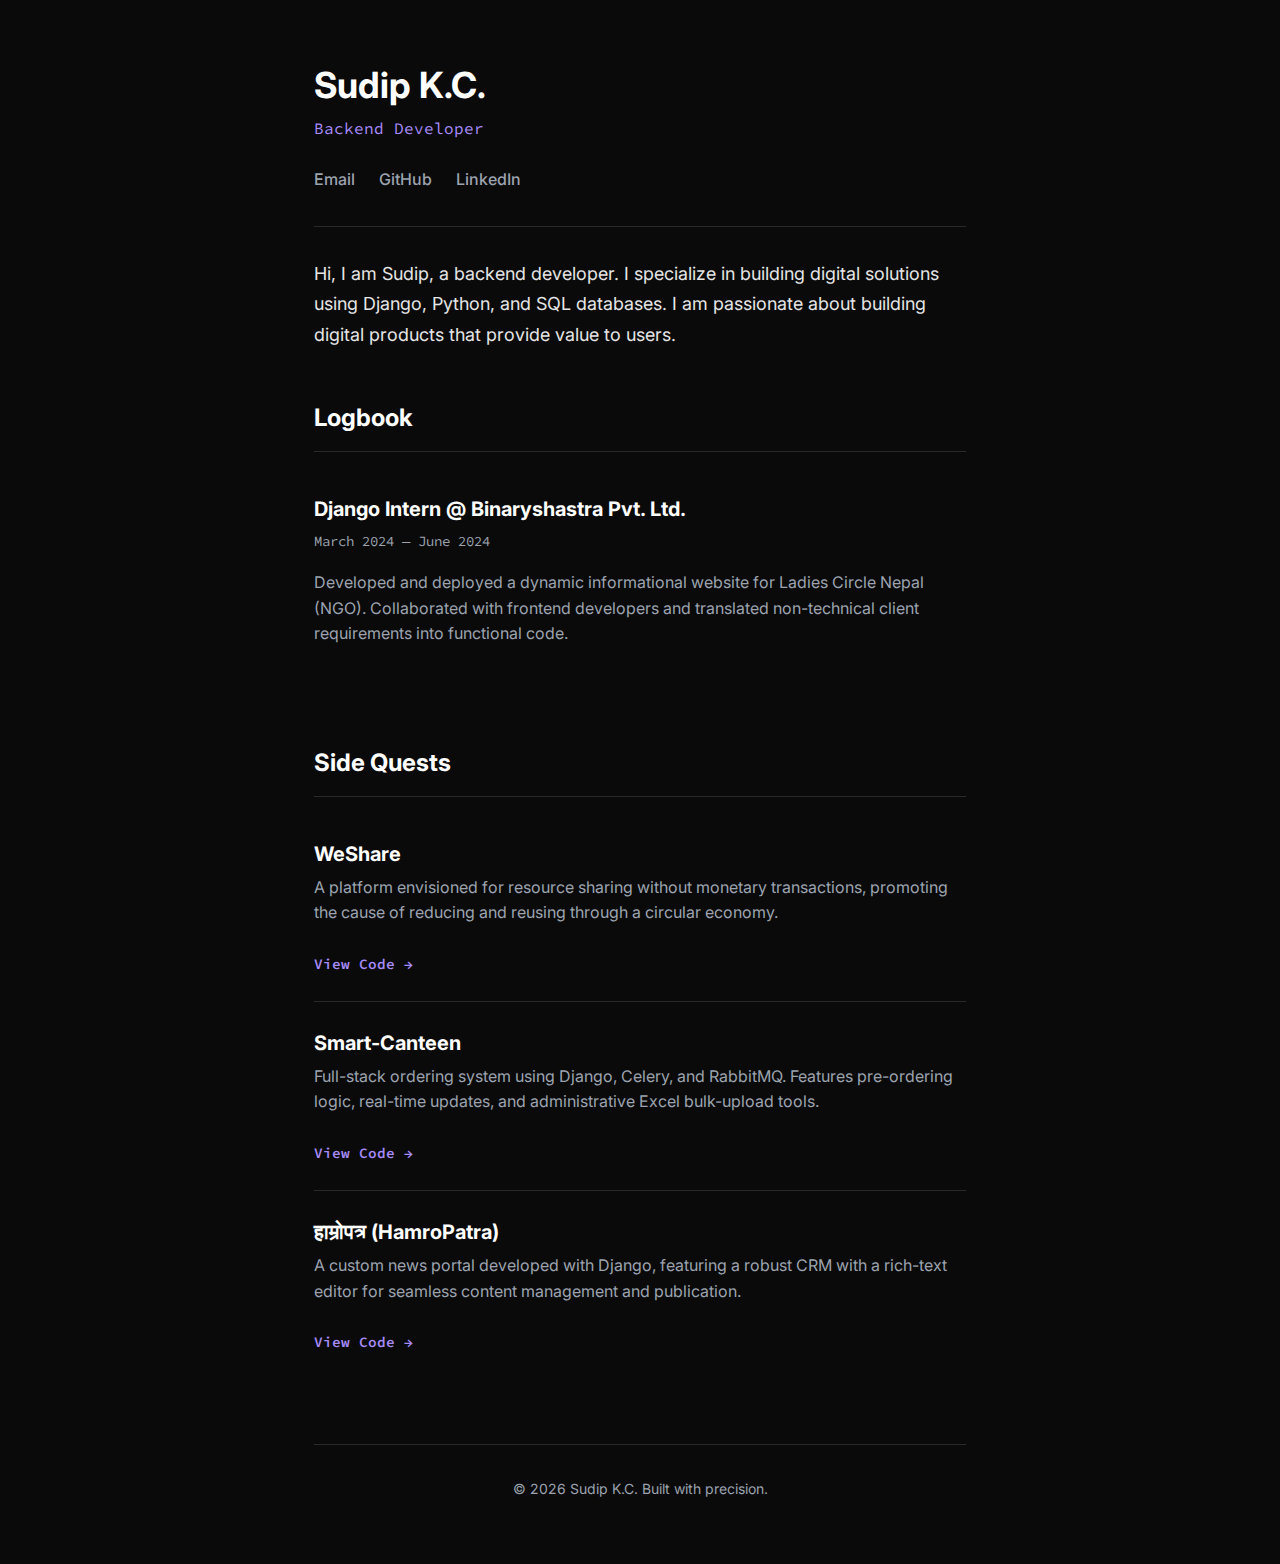
<file: index.html>
<!DOCTYPE html>
<html lang="en">
<head>
    <meta charset="UTF-8">
    <meta name="viewport" content="width=device-width, initial-scale=1.0">
    <meta name="author" content="Sudip K.C.">
    <meta name="description" content="Portfolio of Sudip K.C., a Backend-Focused Django Developer & Aspiring Tech Entrepreneur.">
    <title>Sudip K.C. | Django Developer</title>
    <link rel="preconnect" href="https://fonts.googleapis.com">
    <link rel="preconnect" href="https://fonts.gstatic.com" crossorigin>
    <link href="https://fonts.googleapis.com/css2?family=Inter:wght@400;500;700&family=Source+Code+Pro:wght@400;600&display=swap" rel="stylesheet">
    <link rel="stylesheet" href="style.css">
</head>
<body>

    <div class="container">
        <!-- Header Section -->
        <header>
            <h1>Sudip K.C.</h1>
            <p class="subtitle">Backend Developer</p>
            <div class="contact-links">
                <a href="mailto:sudip000kc@gmail.com">Email</a>
                <a href="https://github.com/sudipthon" target="_blank" rel="noopener noreferrer">GitHub</a>
                <a href="https://www.linkedin.com/in/sudipthon/" target="_blank" rel="noopener noreferrer">LinkedIn</a>
            </div>
        </header>

        <!-- Main Content -->
        <main>
            <p>
                Hi, I am Sudip, a backend developer. 
                I specialize in building digital solutions using Django, Python, and SQL databases. 
                I am passionate about building digital products that provide value to users.
            </p>

            <!-- Work Experience Section -->
            <h2 class="section-title">Logbook</h2>
            <div id="work-experience">
                <div class="card">
                    <h3>Django Intern @ Binaryshastra Pvt. Ltd.</h3>
                    <div class="card-subtitle">March 2024 — June 2024</div>
                    <p>
                        Developed and deployed a dynamic informational website for Ladies Circle Nepal (NGO). 
                        Collaborated with frontend developers and translated non-technical client requirements into functional code.
                    </p>
                </div>
            </div>

            <!-- Projects Section -->
            <h2 class="section-title">Side Quests</h2>
            <div id="projects">
                <div class="card">
                    <h3>WeShare</h3>
                    <p>
                        A platform envisioned for resource sharing without monetary transactions, promoting the cause of reducing and reusing through a circular economy.
                    </p>
                    <div class="project-links">
                        <a href="https://github.com/sudipthon" target="_blank" rel="noopener noreferrer">View Code →</a>
                    </div>
                </div>
                <div class="card">
                    <h3>Smart-Canteen</h3>
                    <p>
                        Full-stack ordering system using Django, Celery, and RabbitMQ. Features pre-ordering logic, real-time updates, and administrative Excel bulk-upload tools.
                    </p>
                    <div class="project-links">
                        <a href="https://github.com/sudipthon" target="_blank" rel="noopener noreferrer">View Code →</a>
                    </div>
                </div>
                <div class="card">
                    <h3>हाम्रोपत्र (HamroPatra)</h3>
                    <p>
                        A custom news portal developed with Django, featuring a robust CRM with a rich-text editor for seamless content management and publication.
                    </p>
                    <div class="project-links">
                        <a href="https://github.com/sudipthon" target="_blank" rel="noopener noreferrer">View Code →</a>
                    </div>
                </div>
            </div>
        </main>

        <!-- Footer -->
        <footer>
            <p>&copy; 2026 Sudip K.C. Built with precision.</p>
        </footer>
    </div>

</body>
</html>
</file>
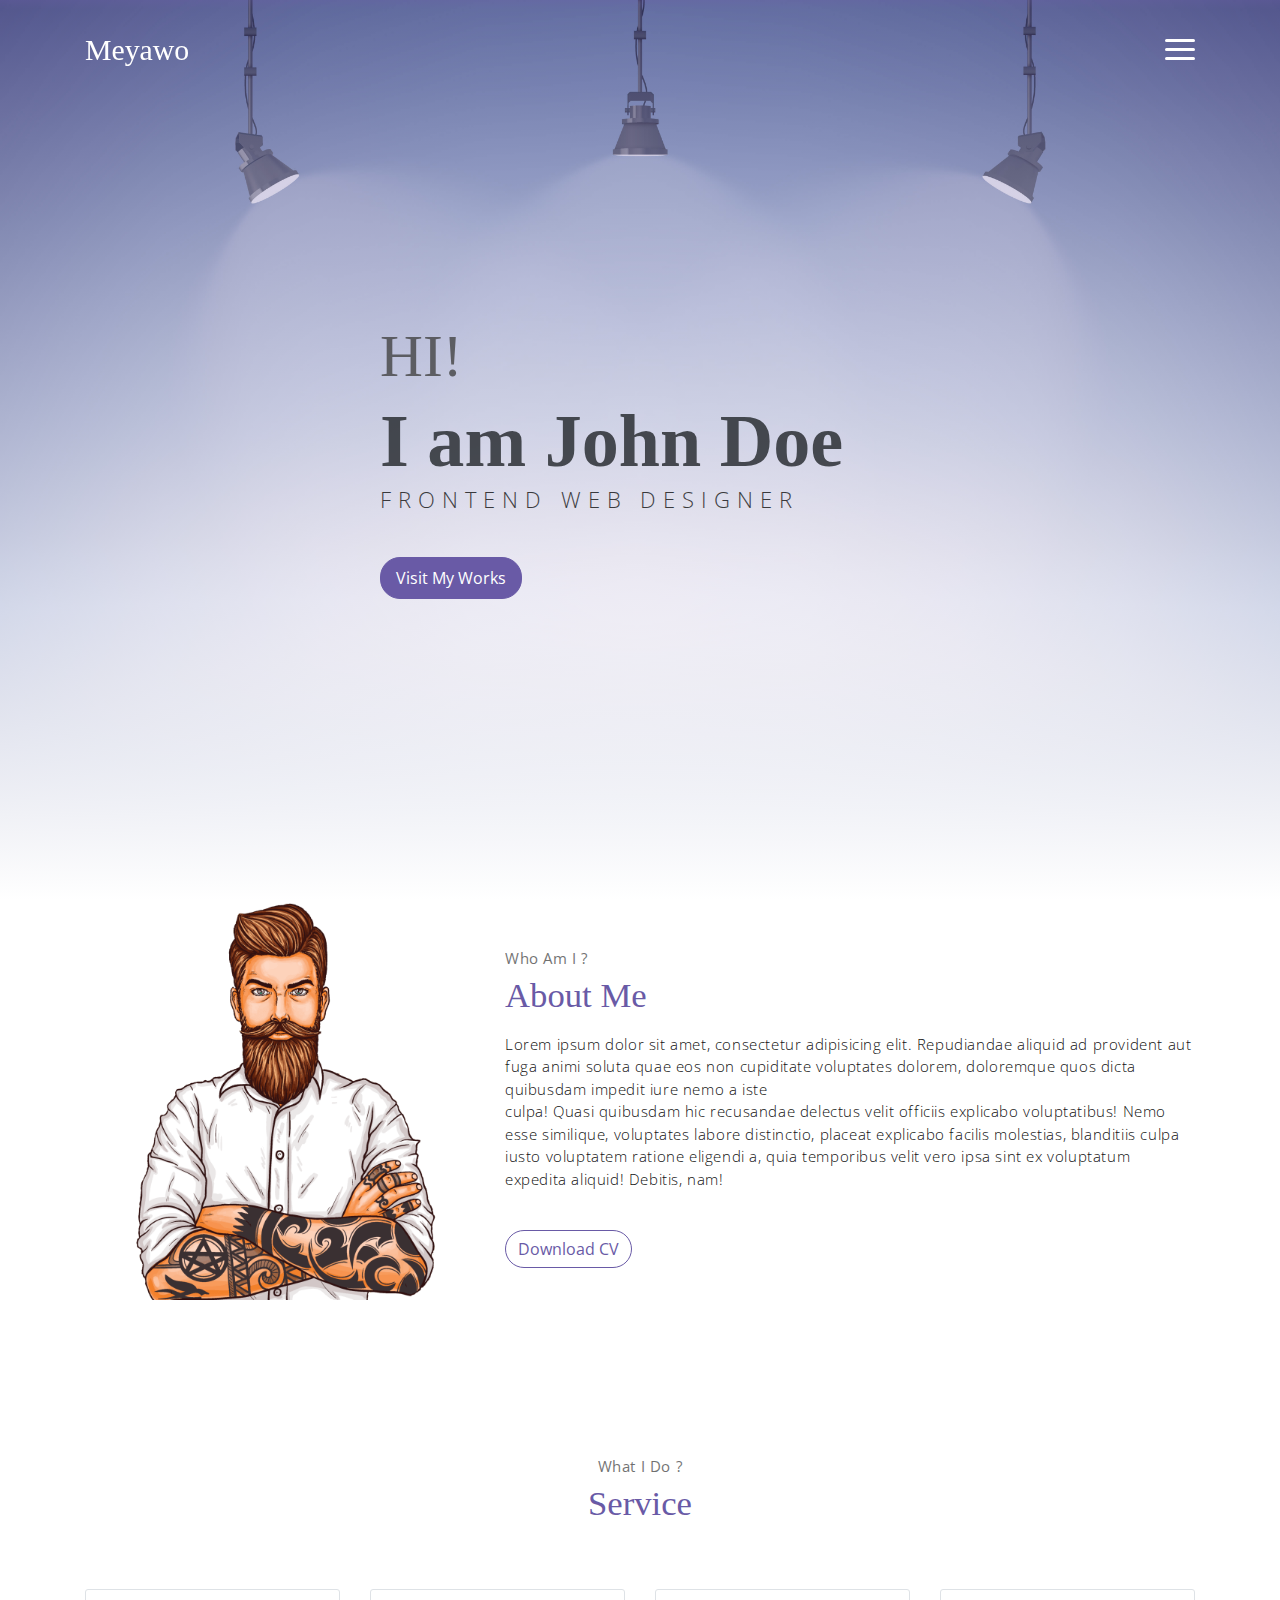
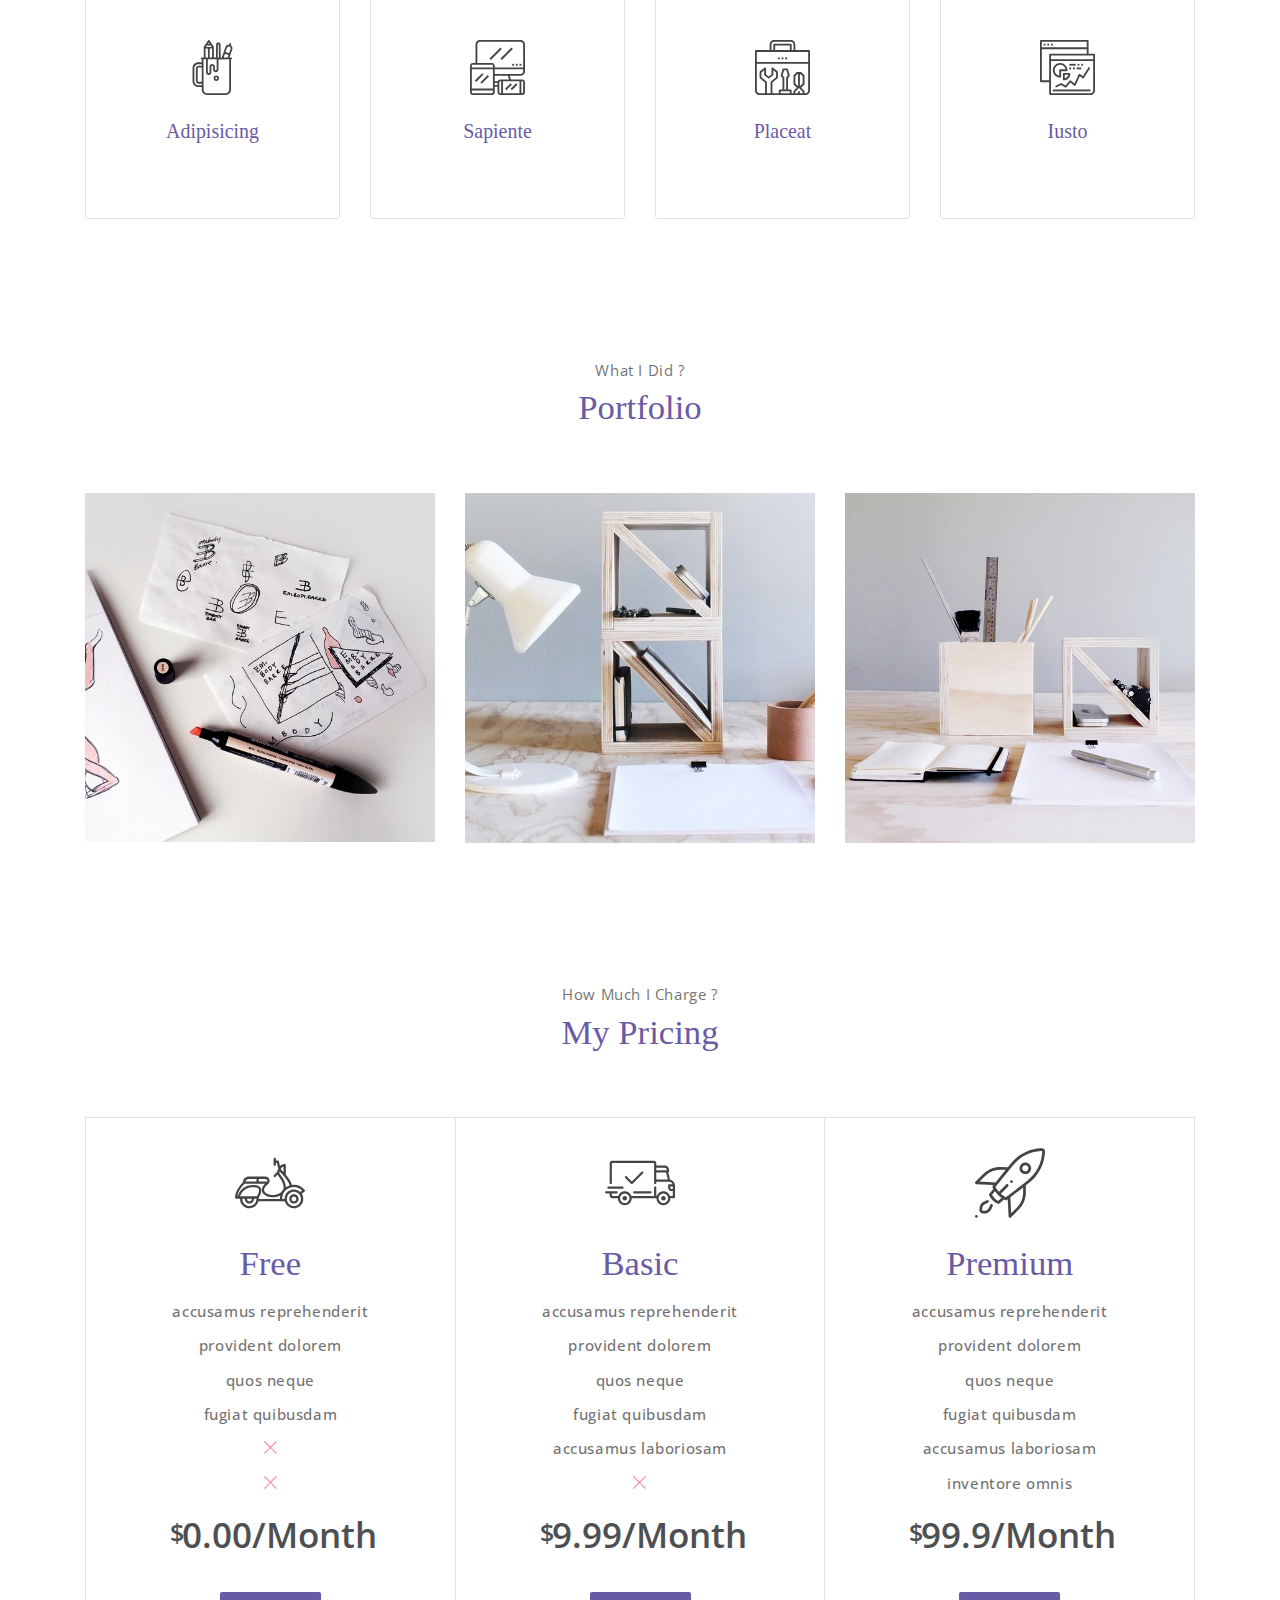
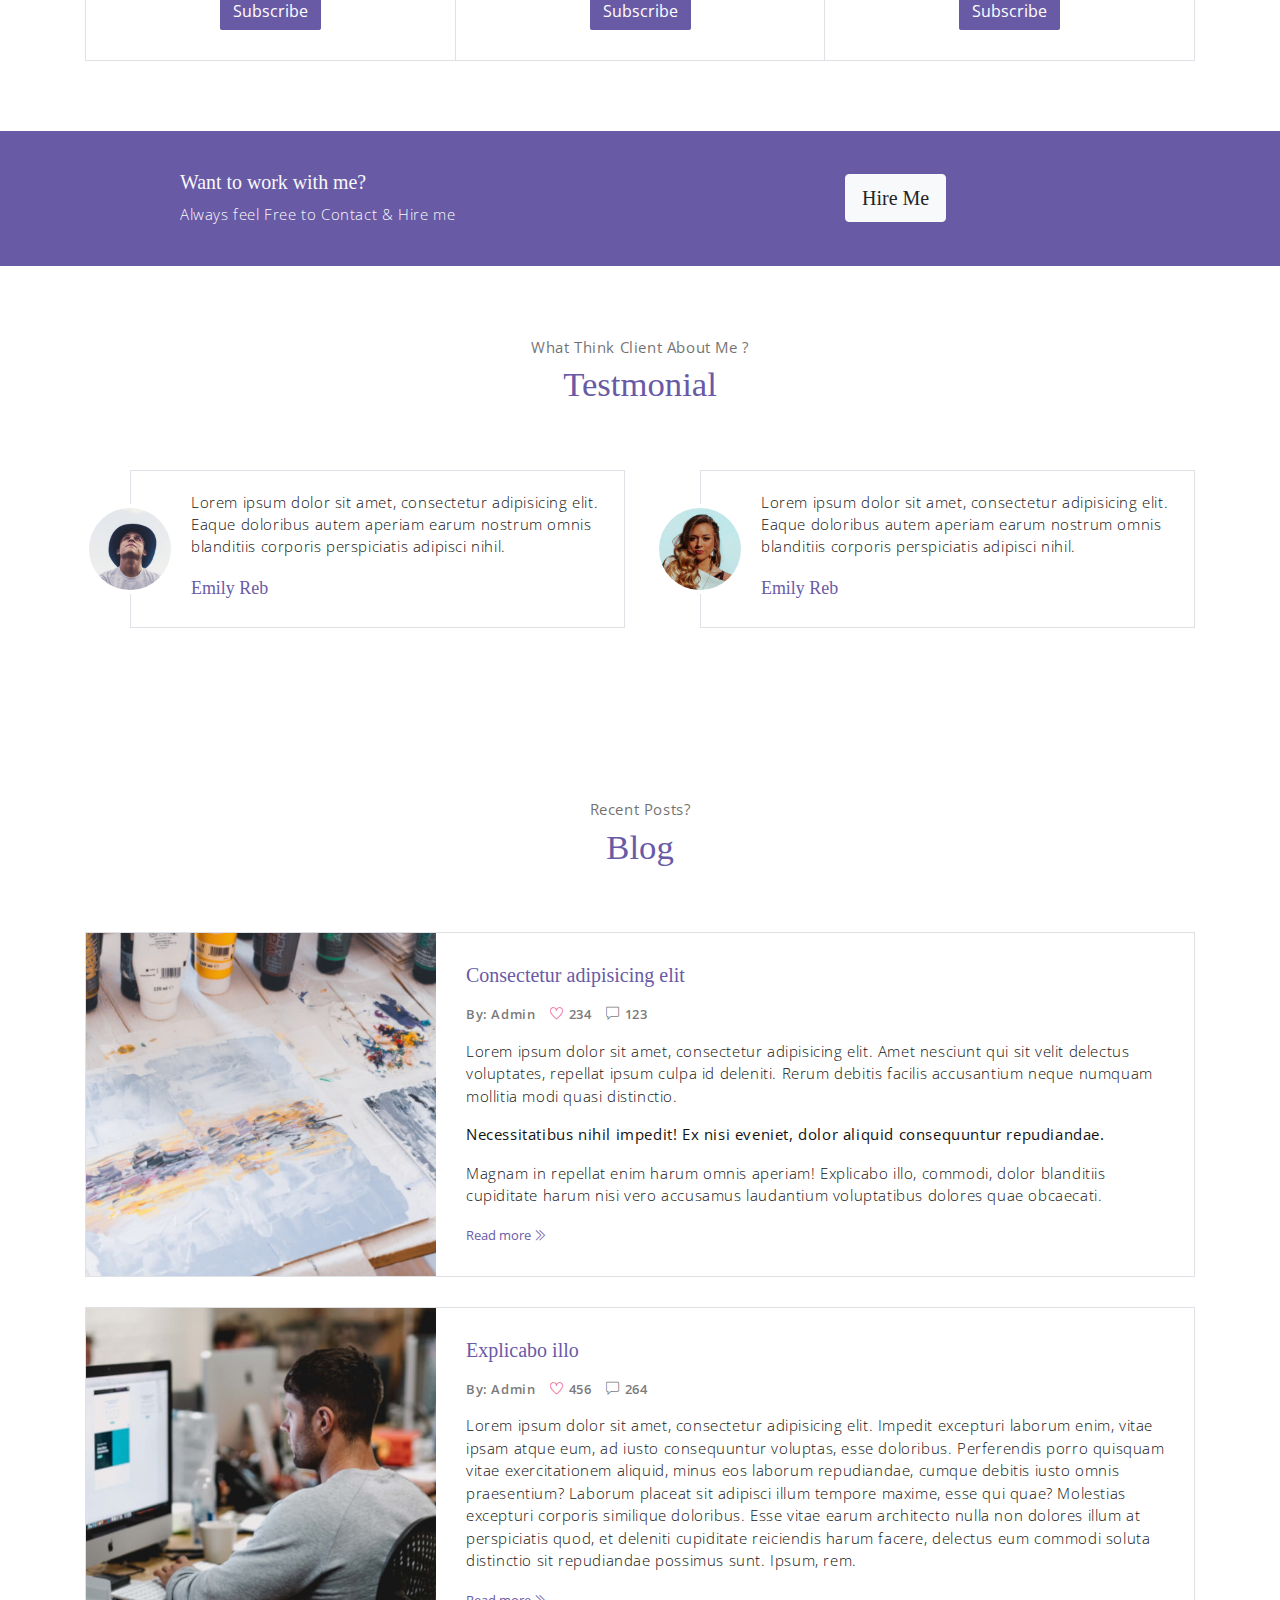
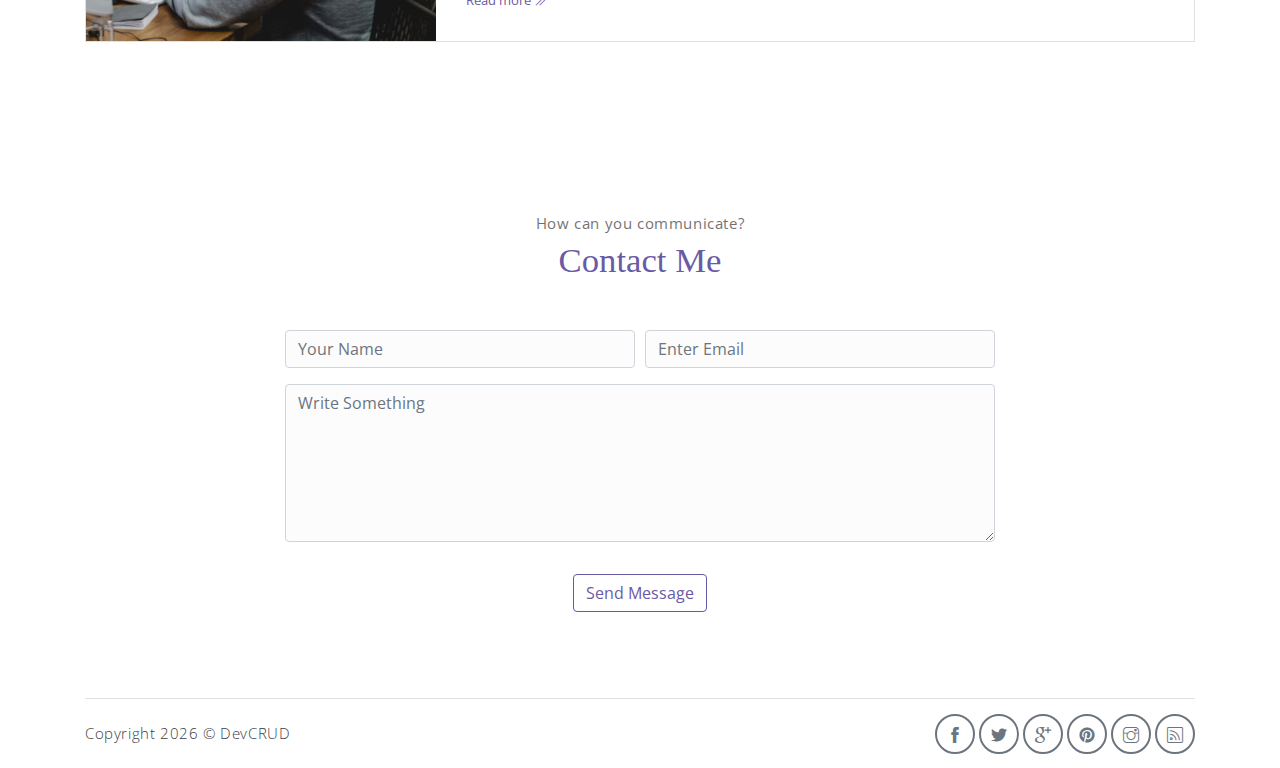
<file: public_html/index.html>
<!DOCTYPE html>
<html lang="en">
<head>
	<meta charset="utf-8">
    <meta name="viewport" content="width=device-width, initial-scale=1, shrink-to-fit=no">
    <meta name="description" content="Start your development with Meyawo landing page.">
    <meta name="author" content="Devcrud">
    <title>Meyawo Landing page | Free Bootstrap 4.3.x landing page</title>
    <!-- font icons -->
    <link rel="stylesheet" href="assets/vendors/themify-icons/css/themify-icons.css">
    <!-- Bootstrap + Meyawo main styles -->
	<link rel="stylesheet" href="assets/css/meyawo.css">
</head>
<body data-spy="scroll" data-target=".navbar" data-offset="40" id="home">

    <!-- Page Navbar -->
    <nav class="custom-navbar" data-spy="affix" data-offset-top="20">
        <div class="container">
            <a class="logo" href="#">Meyawo</a>         
            <ul class="nav">
                <li class="item">
                    <a class="link" href="#home">Home</a>
                </li>
                <li class="item">
                    <a class="link" href="#about">About</a>
                </li>
                <li class="item">
                    <a class="link" href="#portfolio">Portfolio</a>
                </li>
                <li class="item">
                    <a class="link" href="#testmonial">Testmonial</a>
                </li>
                <li class="item">
                    <a class="link" href="#blog">Blog</a>
                </li>
                <li class="item">
                    <a class="link" href="#contact">Contact</a>
                </li>
                <li class="item ml-md-3">
                    <a href="components.html" class="btn btn-primary">Components</a>
                </li>
            </ul>
            <a href="javascript:void(0)" id="nav-toggle" class="hamburger hamburger--elastic">
                <div class="hamburger-box">
                  <div class="hamburger-inner"></div>
                </div>
            </a>
        </div>          
    </nav><!-- End of Page Navbar -->

    <!-- page header -->
    <header id="home" class="header">
        <div class="overlay"></div>
        <div class="header-content container">
            <h1 class="header-title">
                <span class="up">HI!</span>
                <span class="down">I am John Doe</span>
            </h1>
            <p class="header-subtitle">FRONTEND WEB DESIGNER</p>            

            <button class="btn btn-primary">Visit My Works</button>
        </div>              
    </header><!-- end of page header -->

    <!-- about section -->
    <section class="section pt-0" id="about">
        <!-- container -->
        <div class="container text-center">
            <!-- about wrapper -->
            <div class="about">
                <div class="about-img-holder">
                    <img src="assets/imgs/man.png" class="about-img" alt="Download free bootstrap 4 landing page, free boootstrap 4 templates, Download free bootstrap 4.1 landing page, free boootstrap 4.1.1 templates, meyawo Landing page">
                </div>
                <div class="about-caption">
                    <p class="section-subtitle">Who Am I ?</p>
                    <h2 class="section-title mb-3">About Me</h2>
                    <p>
                        Lorem ipsum dolor sit amet, consectetur adipisicing elit. Repudiandae aliquid ad provident aut fuga animi soluta quae eos non cupiditate voluptates dolorem, doloremque quos dicta quibusdam impedit iure nemo a iste 
                        <br>culpa! Quasi quibusdam hic recusandae delectus velit officiis explicabo voluptatibus! Nemo esse similique, voluptates labore distinctio, placeat explicabo facilis molestias, blanditiis culpa iusto voluptatem ratione eligendi a, quia temporibus velit vero ipsa sint ex voluptatum expedita aliquid! Debitis, nam!              
                    </p>
                    <button class="btn-rounded btn btn-outline-primary mt-4">Download CV</button>
                </div>              
            </div><!-- end of about wrapper -->
        </div><!-- end of container -->
    </section> <!-- end of about section -->

    <!-- service section -->
    <section class="section" id="service">
        <div class="container text-center">
            <p class="section-subtitle">What I Do ?</p>
            <h6 class="section-title mb-6">Service</h6>
            <!-- row -->
            <div class="row">
                <div class="col-md-6 col-lg-3">
                    <div class="service-card">
                        <div class="body">
                            <img src="assets/imgs/pencil-case.svg" alt="Download free bootstrap 4 landing page, free boootstrap 4 templates, Download free bootstrap 4.1 landing page, free boootstrap 4.1.1 templates, meyawo Landing page" class="icon">
                            <h6 class="title">Adipisicing</h6>
                            <p class="subtitle">Labore velit culpa adipisci excepturi consequuntur itaque in nam molestias dolorem iste quod.</p>
                        </div>
                    </div>
                </div>
                <div class="col-md-6 col-lg-3">
                    <div class="service-card">
                        <div class="body">
                            <img src="assets/imgs/responsive.svg" alt="Download free bootstrap 4 landing page, free boootstrap 4 templates, Download free bootstrap 4.1 landing page, free boootstrap 4.1.1 templates, meyawo Landing page" class="icon">
                            <h6 class="title">Sapiente</h6>
                            <p class="subtitle">Labore velit culpa adipisci excepturi consequuntur itaque in nam molestias dolorem iste quod.</p>
                        </div>
                    </div>
                </div>
                <div class="col-md-6 col-lg-3">
                    <div class="service-card">
                        <div class="body">
                            <img src="assets/imgs/toolbox.svg" alt="Download free bootstrap 4 landing page, free boootstrap 4 templates, Download free bootstrap 4.1 landing page, free boootstrap 4.1.1 templates, meyawo Landing page" class="icon">
                            <h6 class="title">Placeat</h6>
                            <p class="subtitle">Labore velit culpa adipisci excepturi consequuntur itaque in nam molestias dolorem iste quod.</p>
                        </div>
                    </div>
                </div>
                <div class="col-md-6 col-lg-3">
                    <div class="service-card">
                        <div class="body">
                            <img src="assets/imgs/analytics.svg" alt="Download free bootstrap 4 landing page, free boootstrap 4 templates, Download free bootstrap 4.1 landing page, free boootstrap 4.1.1 templates, meyawo Landing page" class="icon">
                            <h6 class="title">Iusto</h6>
                            <p class="subtitle">Labore velit culpa adipisci excepturi consequuntur itaque in nam molestias dolorem iste quod.</p>
                        </div>
                    </div>
                </div>
            </div><!-- end of row -->
        </div>
    </section><!-- end of service section -->

    <!-- portfolio section -->
    <section class="section" id="portfolio">
        <div class="container text-center">
            <p class="section-subtitle">What I Did ?</p>
            <h6 class="section-title mb-6">Portfolio</h6>
            <!-- row -->
            <div class="row">
                <div class="col-md-4">
                    <a href="#" class="portfolio-card">
                        <img src="assets/imgs/folio-1.jpg" class="portfolio-card-img" alt="Download free bootstrap 4 landing page, free boootstrap 4 templates, Download free bootstrap 4.1 landing page, free boootstrap 4.1.1 templates, meyawo Landing page">    
                        <span class="portfolio-card-overlay">
                            <span class="portfolio-card-caption">
                                <h4>Web Designing</h5>
                                <p class="font-weight-normal">Category: Web Templates</p>
                            </span>                         
                        </span>                     
                    </a>
                </div>
                <div class="col-md-4">
                    <a href="#" class="portfolio-card">
                        <img class="portfolio-card-img" src="assets/imgs/folio-2.jpg" class="img-responsive rounded" alt="Download free bootstrap 4 landing page, free boootstrap 4 templates, Download free bootstrap 4.1 landing page, free boootstrap 4.1.1 templates, meyawo Landing page">
                        <span class="portfolio-card-overlay">
                            <span class="portfolio-card-caption">
                                <h4>Web Designing</h5>
                                <p class="font-weight-normal">Category: Web Templates</p>
                            </span>                         
                        </span>                         
                    </a>
                </div>
                <div class="col-md-4">
                    <a href="#" class="portfolio-card">
                        <img class="portfolio-card-img" src="assets/imgs/folio-3.jpg" class="img-responsive rounded" alt="Download free bootstrap 4 landing page, free boootstrap 4 templates, Download free bootstrap 4.1 landing page, free boootstrap 4.1.1 templates, meyawo Landing page">    
                        <span class="portfolio-card-overlay">
                            <span class="portfolio-card-caption">
                                <h4>Web Designing</h5>
                                <p class="font-weight-normal">Category: Web Templates</p>
                            </span>                         
                        </span>                     
                    </a>
                </div>
            </div><!-- end of row -->
        </div><!-- end of container -->
    </section> <!-- end of portfolio section -->

    <!-- pricing section -->
    <section class="section" id="pricing">
        <div class="container text-center">
            <p class="section-subtitle">How Much I Charge ?</p>
            <h6 class="section-title mb-6">My Pricing</h6>
            <!-- row -->
            <div class="pricing-wrapper">
                <div class="pricing-card">
                    <div class="pricing-card-header">
                        <img class="pricing-card-icon" src="assets/imgs/scooter.svg" alt="Download free bootstrap 4 landing page, free boootstrap 4 templates, Download free bootstrap 4.1 landing page, free boootstrap 4.1.1 templates, meyawo Landing page">
                    </div>
                    <div class="pricing-card-body">
                        <h6 class="pricing-card-title">Free</h6>
                        <div class="pricing-card-list">
                            <p>accusamus reprehenderit</p>
                            <p>provident dolorem </p>
                            <p>quos neque</p>
                            <p>fugiat quibusdam</p>
                            <p><i class="ti-close"></i></p>
                            <p><i class="ti-close"></i></p>
                        </div>
                    </div>
                    <div class="pricing-card-footer">
                        <span>$</span>
                        <span>0.00/Month</span>
                    </div>
                    <a href="#" class="btn btn-primary mt-3 pricing-card-btn">Subscribe</a>
                </div>
                <div class="pricing-card">
                    <div class="pricing-card-header">
                        <img class="pricing-card-icon" src="assets/imgs/shipped.svg" alt="Download free bootstrap 4 landing page, free boootstrap 4 templates, Download free bootstrap 4.1 landing page, free boootstrap 4.1.1 templates, meyawo Landing page">
                    </div>
                    <div class="pricing-card-body">
                        <h6 class="pricing-card-title">Basic</h6>
                        <div class="pricing-card-list">
                            <p>accusamus reprehenderit</p>
                            <p>provident dolorem </p>
                            <p>quos neque</p>
                            <p>fugiat quibusdam</p>
                            <p>accusamus laboriosam</p>
                            <p><i class="ti-close"></i></p>
                        </div>
                    </div>
                    <div class="pricing-card-footer">
                        <span>$</span>
                        <span>9.99/Month</span>
                    </div>
                    <a href="#" class="btn btn-primary mt-3 pricing-card-btn">Subscribe</a>
                </div>
                <div class="pricing-card">
                    <div class="pricing-card-header">
                        <img class="pricing-card-icon" src="assets/imgs/startup.svg" alt="Download free bootstrap 4 landing page, free boootstrap 4 templates, Download free bootstrap 4.1 landing page, free boootstrap 4.1.1 templates, meyawo Landing page">
                    </div>
                    <div class="pricing-card-body">
                        <h6 class="pricing-card-title">Premium</h6>
                        <div class="pricing-card-list">
                            <p>accusamus reprehenderit</p>
                            <p>provident dolorem </p>
                            <p>quos neque</p>
                            <p>fugiat quibusdam</p>
                            <p>accusamus laboriosam</p>
                            <p>inventore omnis</p>
                        </div>
                    </div>
                    <div class="pricing-card-footer">
                        <span>$</span>
                        <span>99.9/Month</span>
                    </div>
                    <a href="#" class="btn btn-primary mt-3 pricing-card-btn">Subscribe</a>
                </div>

            </div><!-- end of pricing wrapper -->
        </div> <!-- end of container -->
    </section><!-- end of pricing section -->

    <!-- section -->
    <section class="section-sm bg-primary">
        <!-- container -->
        <div class="container text-center text-sm-left">
            <!-- row -->
            <div class="row align-items-center">
                <div class="col-sm offset-md-1 mb-4 mb-md-0">
                    <h6 class="title text-light">Want to work with me?</h6>
                    <p class="m-0 text-light">Always feel Free to Contact & Hire me</p>
                </div>
                <div class="col-sm offset-sm-2 offset-md-3">
                    <button class="btn btn-lg my-font btn-light rounded">Hire Me</button>
                </div>
            </div> <!-- end of row -->
        </div> <!-- end of container -->
    </section> <!-- end of section -->

    <!-- testimonial section -->
    <section class="section" id="testmonial">
        <div class="container text-center">
            <p class="section-subtitle">What Think Client About Me ?</p>
            <h6 class="section-title mb-6">Testmonial</h6>

            <!-- row -->
            <div class="row">
                <div class="col-md-6">
                    <div class="testimonial-card">
                        <div class="testimonial-card-img-holder">
                            <img src="assets/imgs/avatar2.jpg" class="testimonial-card-img" alt="Download free bootstrap 4 landing page, free boootstrap 4 templates, Download free bootstrap 4.1 landing page, free boootstrap 4.1.1 templates, meyawo Landing page">                           
                        </div>
                        <div class="testimonial-card-body">
                            <p class="testimonial-card-subtitle">Lorem ipsum dolor sit amet, consectetur adipisicing elit. Eaque doloribus autem aperiam earum nostrum omnis blanditiis corporis perspiciatis adipisci nihil.</p>
                            <h6 class="testimonial-card-title">Emily Reb</h6>
                        </div>
                    </div>
                </div>
                <div class="col-md-6">
                    <div class="testimonial-card">
                        <div class="testimonial-card-img-holder">
                            <img src="assets/imgs/avatar3.jpg" class="testimonial-card-img" alt="Download free bootstrap 4 landing page, free boootstrap 4 templates, Download free bootstrap 4.1 landing page, free boootstrap 4.1.1 templates, meyawo Landing page">                        
                        </div>
                        <div class="testimonial-card-body">
                            <p class="testimonial-card-subtitle">Lorem ipsum dolor sit amet, consectetur adipisicing elit. Eaque doloribus autem aperiam earum nostrum omnis blanditiis corporis perspiciatis adipisci nihil.</p>
                            <h6 class="testimonial-card-title">Emily Reb</h6>
                        </div>
                    </div>
                </div>
            </div>
        </div> <!-- end of container -->
    </section> <!-- end of testimonial section -->
    
    <!-- blog section -->
    <section class="section" id="blog">
        <!-- container -->
        <div class="container text-center">
            <p class="section-subtitle">Recent Posts?</p>
            <h6 class="section-title mb-6">Blog</h6>
            <!-- blog-wrapper -->
            <div class="blog-card">
                <div class="blog-card-header">
                    <img src="assets/imgs/img-1.jpg" class="blog-card-img" alt="Download free bootstrap 4 landing page, free boootstrap 4 templates, Download free bootstrap 4.1 landing page, free boootstrap 4.1.1 templates, meyawo Landing page">
                </div>
                <div class="blog-card-body">
                    <h5 class="blog-card-title">Consectetur adipisicing elit</h6>

                    <p class="blog-card-caption">
                        <a href="#">By: Admin</a>
                        <a href="#"><i class="ti-heart text-danger"></i> 234</a>
                        <a href="#"><i class="ti-comment"></i> 123</a>
                    </p>
                    <p>Lorem ipsum dolor sit amet, consectetur adipisicing elit. Amet nesciunt qui sit velit delectus voluptates, repellat ipsum culpa id deleniti. Rerum debitis facilis accusantium neque numquam mollitia modi quasi distinctio.</p>

                    <p><b>Necessitatibus nihil impedit! Ex nisi eveniet, dolor aliquid consequuntur repudiandae.</b></p>
                    <p>Magnam in repellat enim harum omnis aperiam! Explicabo illo, commodi, dolor blanditiis cupiditate harum nisi vero accusamus laudantium voluptatibus dolores quae obcaecati.</p>

                    <a href="#" class="blog-card-link">Read more <i class="ti-angle-double-right"></i></a>
                </div>
            </div><!-- end of blog wrapper -->

            <!-- blog-wrapper -->
            <div class="blog-card">
                <div class="blog-card-header">
                    <img src="assets/imgs/img-2.jpg" class="blog-card-img" alt="Download free bootstrap 4 landing page, free boootstrap 4 templates, Download free bootstrap 4.1 landing page, free boootstrap 4.1.1 templates, meyawo Landing page">
                </div>
                <div class="blog-card-body">
                    <h5 class="blog-card-title">Explicabo illo</h6>

                    <p class="blog-card-caption">
                        <a href="#">By: Admin</a>
                        <a href="#"><i class="ti-heart text-danger"></i> 456</a>
                        <a href="#"><i class="ti-comment"></i> 264</a>
                    </p>
                    
                    <p>Lorem ipsum dolor sit amet, consectetur adipisicing elit. Impedit excepturi laborum enim, vitae ipsam atque eum, ad iusto consequuntur voluptas, esse doloribus. Perferendis porro quisquam vitae exercitationem aliquid, minus eos laborum repudiandae, cumque debitis iusto omnis praesentium? Laborum placeat sit adipisci illum tempore maxime, esse qui quae? Molestias excepturi corporis similique doloribus. Esse vitae earum architecto nulla non dolores illum at perspiciatis quod, et deleniti cupiditate reiciendis harum facere, delectus eum commodi soluta distinctio sit repudiandae possimus sunt. Ipsum, rem.</p>

                    <a href="#" class="blog-card-link">Read more <i class="ti-angle-double-right"></i></a>
                </div>
            </div><!-- end of blog wrapper -->

        </div><!-- end of container -->
    </section><!-- end of blog section -->

    <!-- contact section -->
    <section class="section" id="contact">
        <div class="container text-center">
            <p class="section-subtitle">How can you communicate?</p>
            <h6 class="section-title mb-5">Contact Me</h6>
            <!-- contact form -->
            <form action="" class="contact-form col-md-10 col-lg-8 m-auto">
                <div class="form-row">
                    <div class="form-group col-sm-6">
                        <input type="text" size="50" class="form-control" placeholder="Your Name" required>                 
                    </div>
                    <div class="form-group col-sm-6">
                        <input type="email" class="form-control" placeholder="Enter Email"requried>                 
                    </div>
                    <div class="form-group col-sm-12">
                        <textarea name="comment" id="comment" rows="6"   class="form-control" placeholder="Write Something"></textarea>
                    </div>
                    <div class="form-group col-sm-12 mt-3">
                        <input type="submit" value="Send Message" class="btn btn-outline-primary rounded">                  
                    </div>
                </div>  
            </form><!-- end of contact form -->
        </div><!-- end of container -->
    </section><!-- end of contact section -->

    <!-- footer -->
    <div class="container">
        <footer class="footer">       
            <p class="mb-0">Copyright <script>document.write(new Date().getFullYear())</script> &copy; <a href="http://www.devcrud.com">DevCRUD</a></p>
            <div class="social-links text-right m-auto ml-sm-auto">
                <a href="javascript:void(0)" class="link"><i class="ti-facebook"></i></a>
                <a href="javascript:void(0)" class="link"><i class="ti-twitter-alt"></i></a>
                <a href="javascript:void(0)" class="link"><i class="ti-google"></i></a>
                <a href="javascript:void(0)" class="link"><i class="ti-pinterest-alt"></i></a>
                <a href="javascript:void(0)" class="link"><i class="ti-instagram"></i></a>
                <a href="javascript:void(0)" class="link"><i class="ti-rss"></i></a>
            </div>
        </footer>
    </div> <!-- end of page footer -->
	
	<!-- core  -->
    <script src="assets/vendors/jquery/jquery-3.4.1.js"></script>
    <script src="assets/vendors/bootstrap/bootstrap.bundle.js"></script>

    <!-- bootstrap 3 affix -->
	<script src="assets/vendors/bootstrap/bootstrap.affix.js"></script>

    <!-- Meyawo js -->
    <script src="assets/js/meyawo.js"></script>

</body>
</html>
</file>
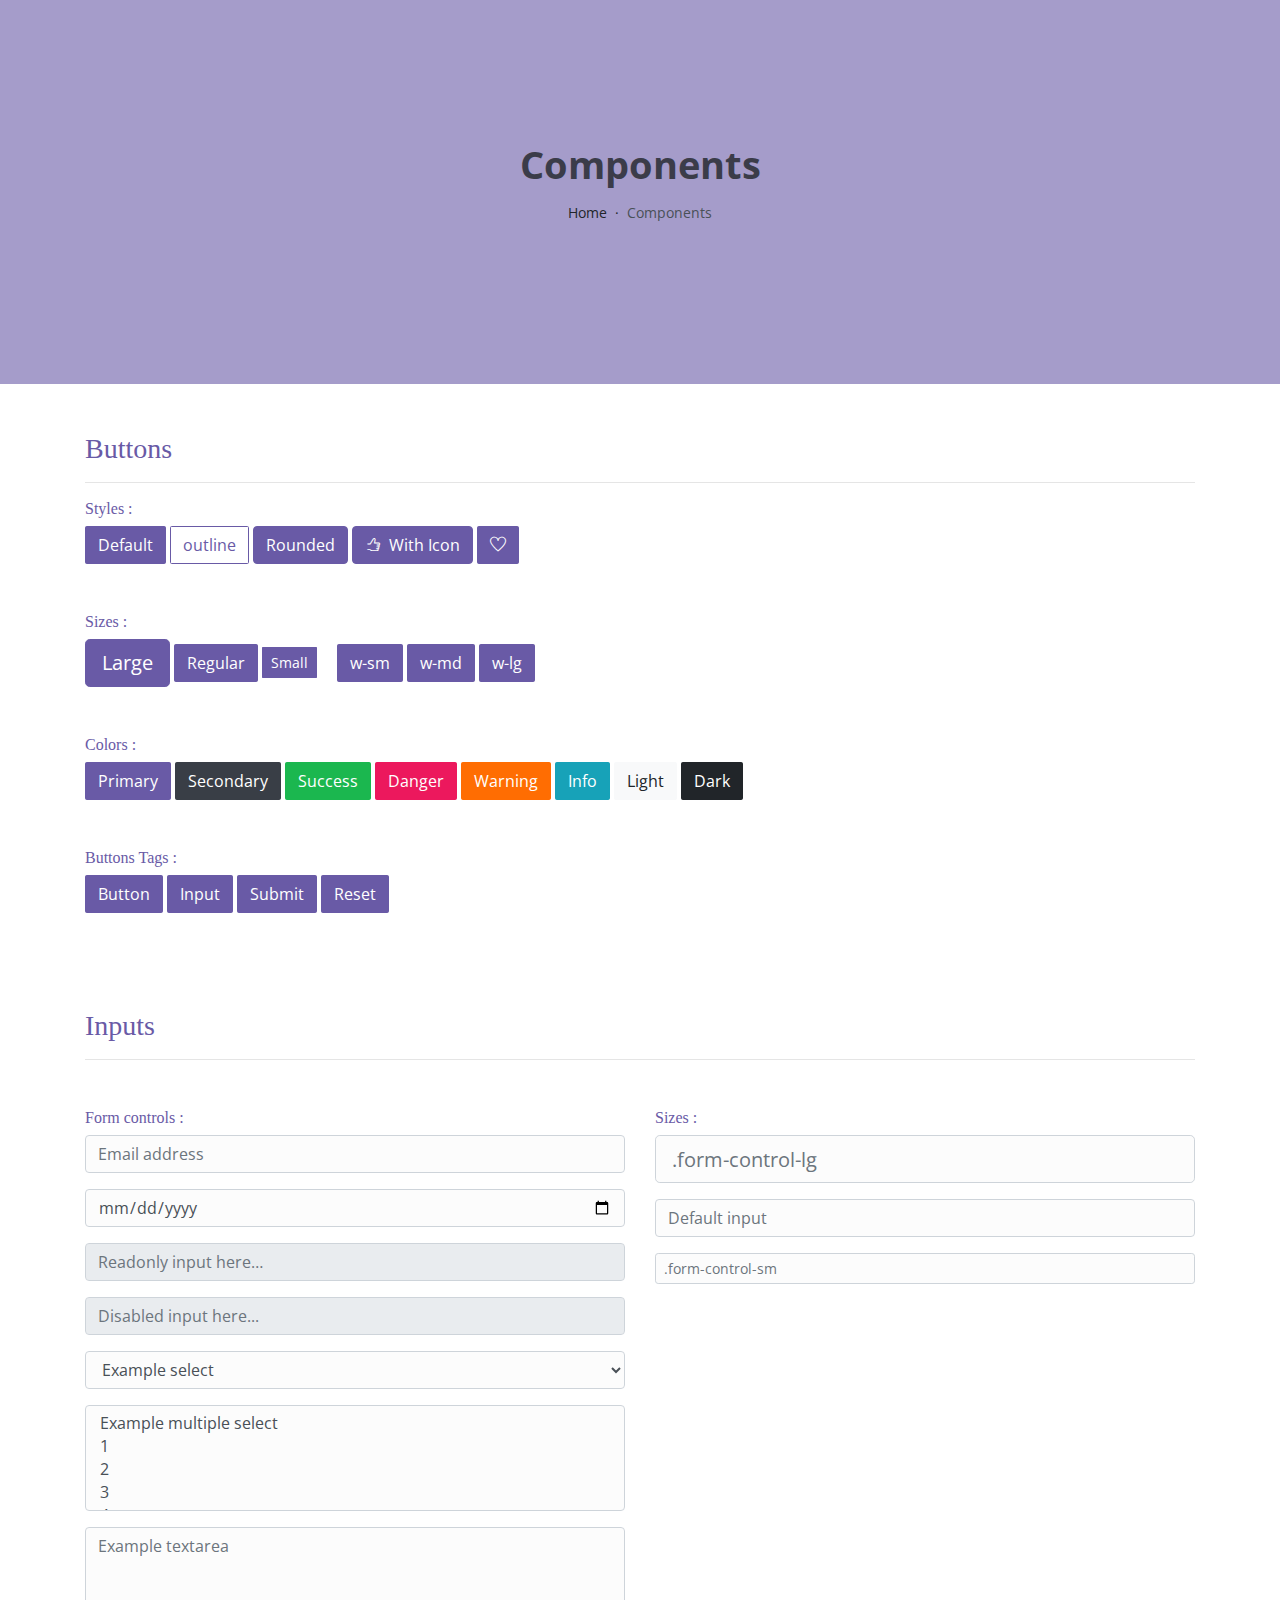
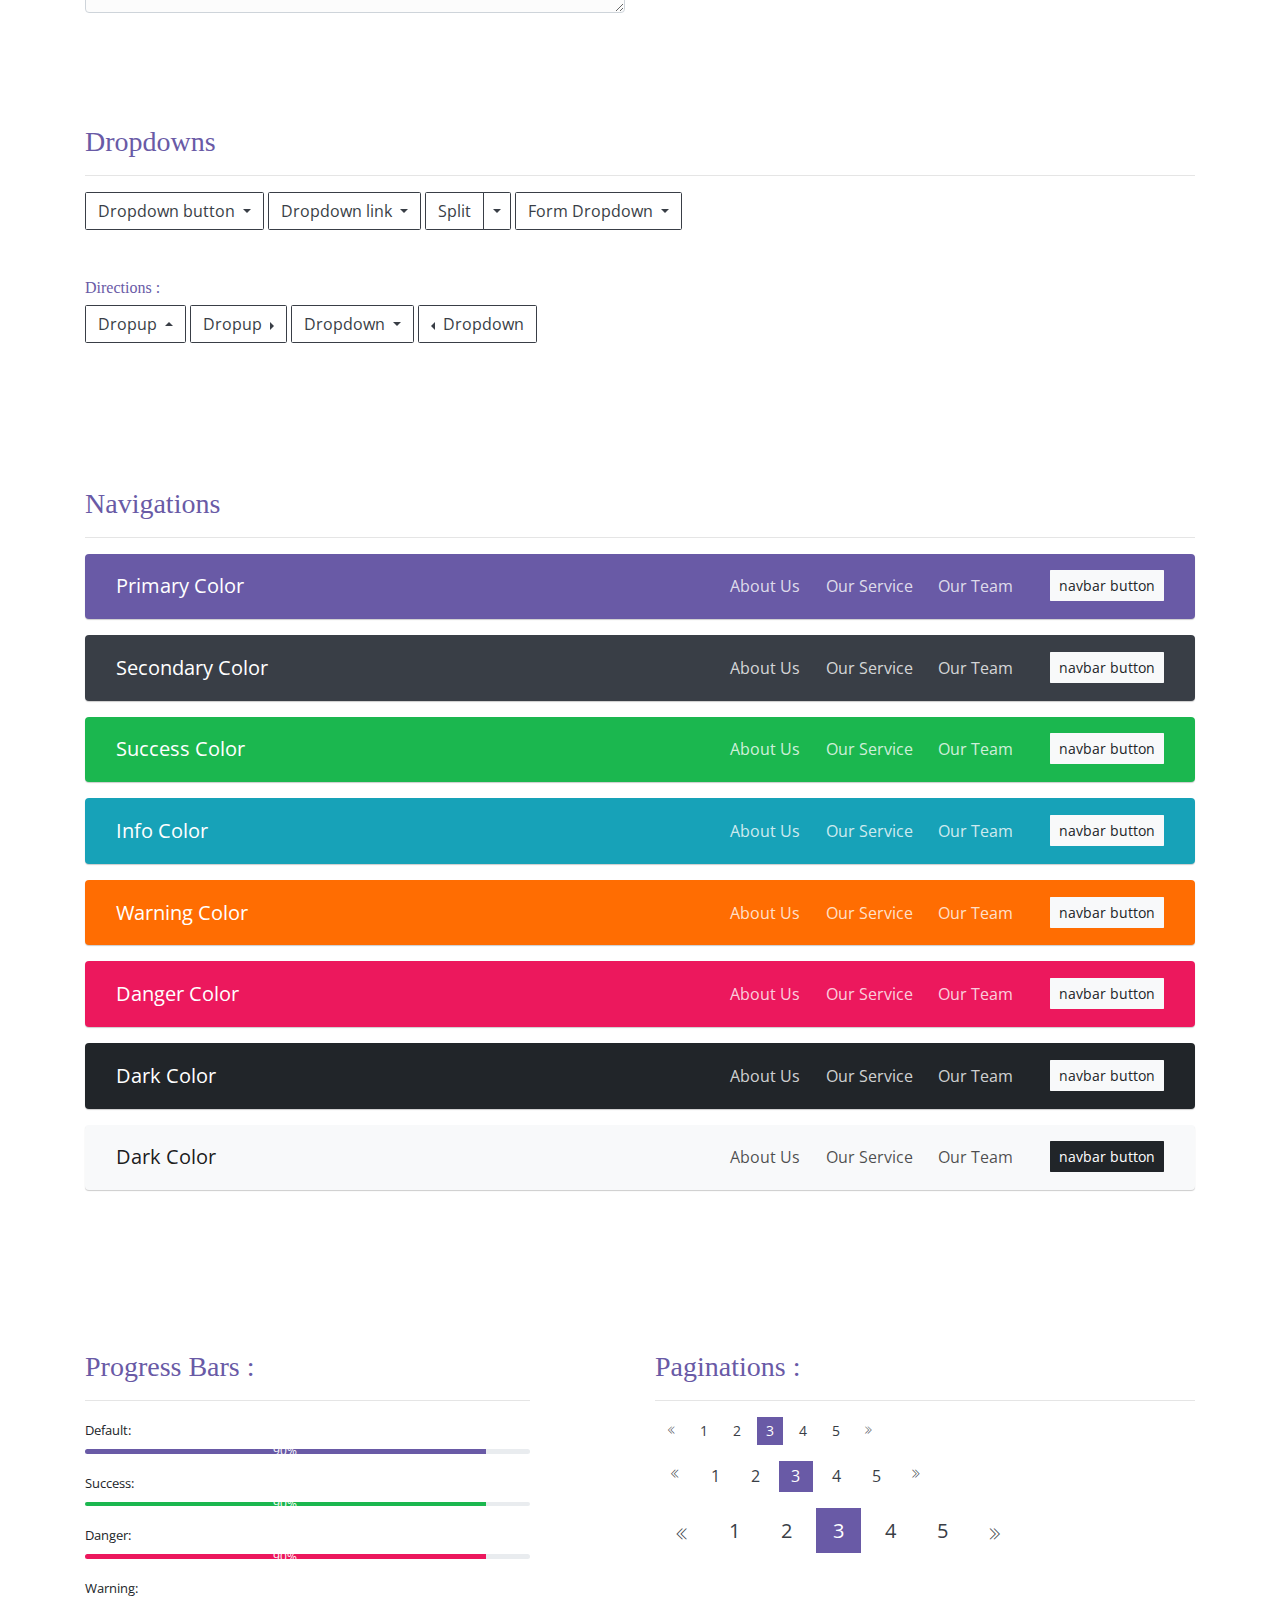
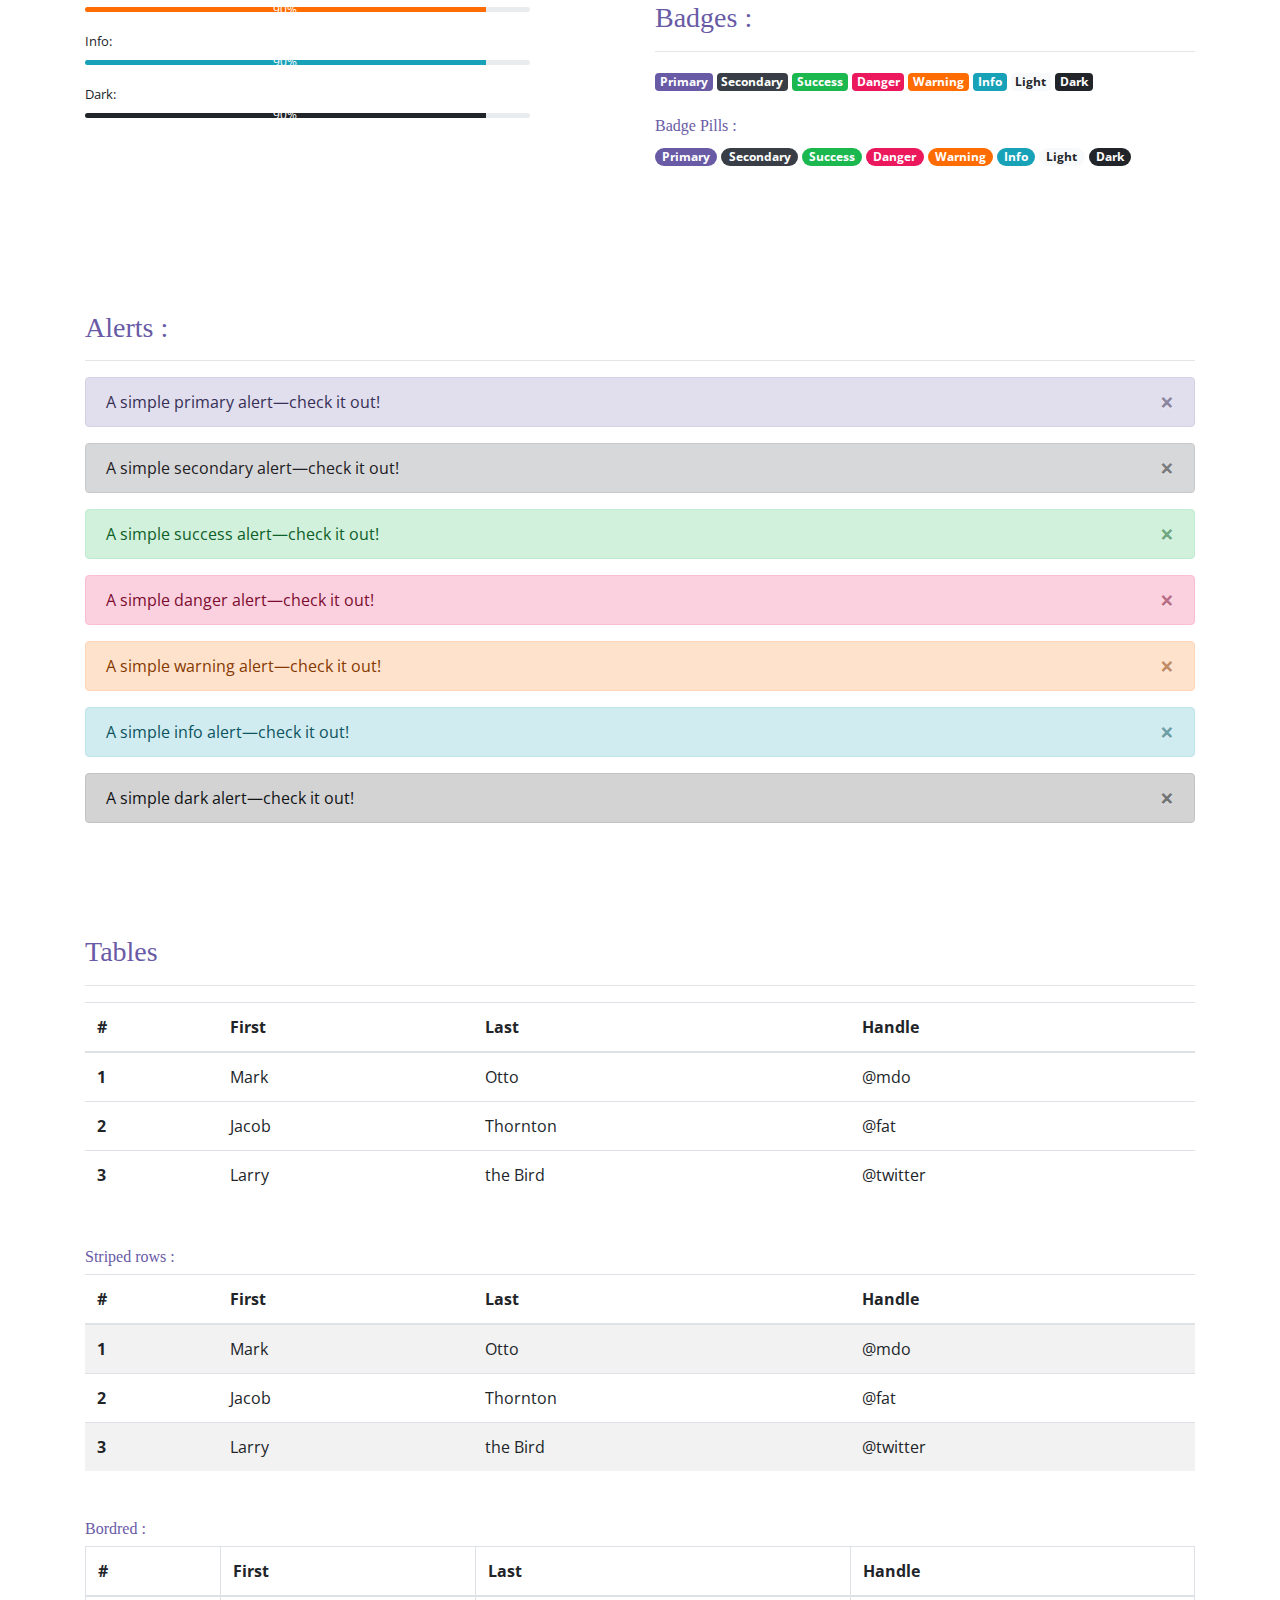
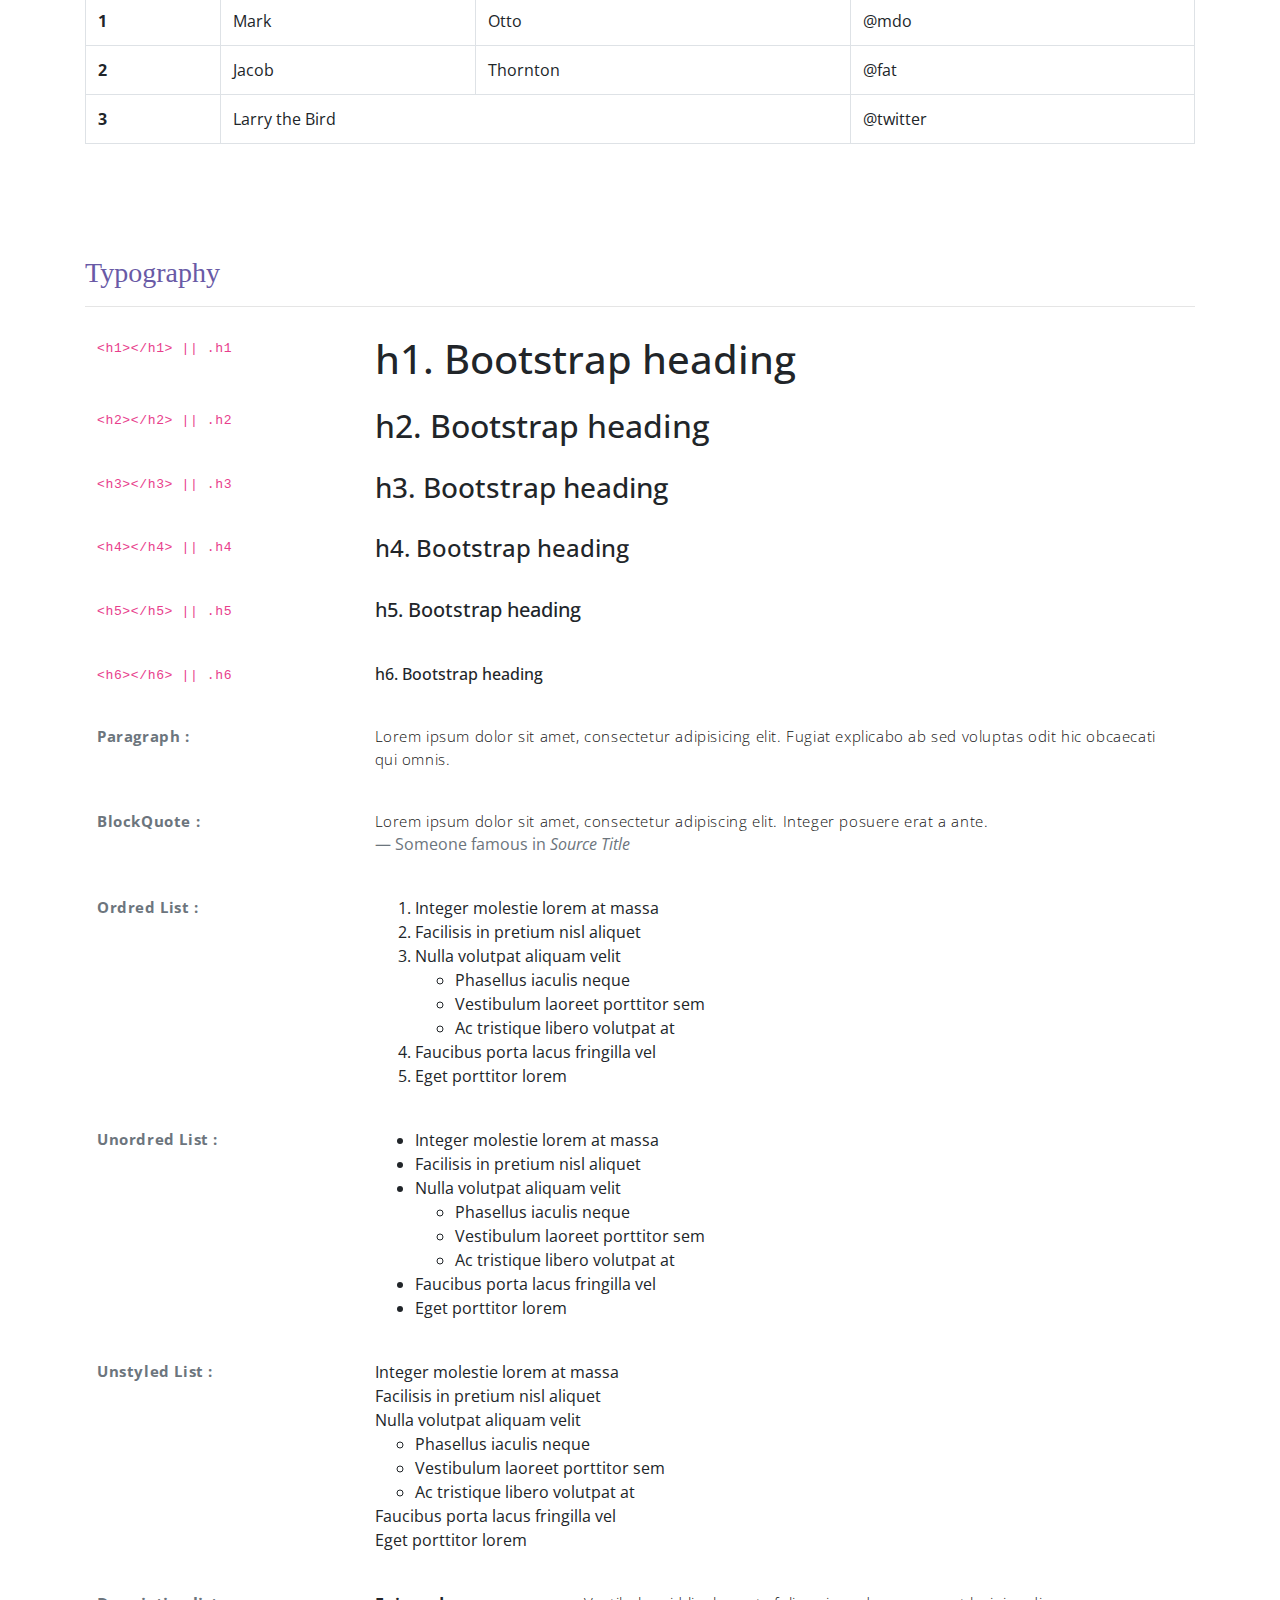
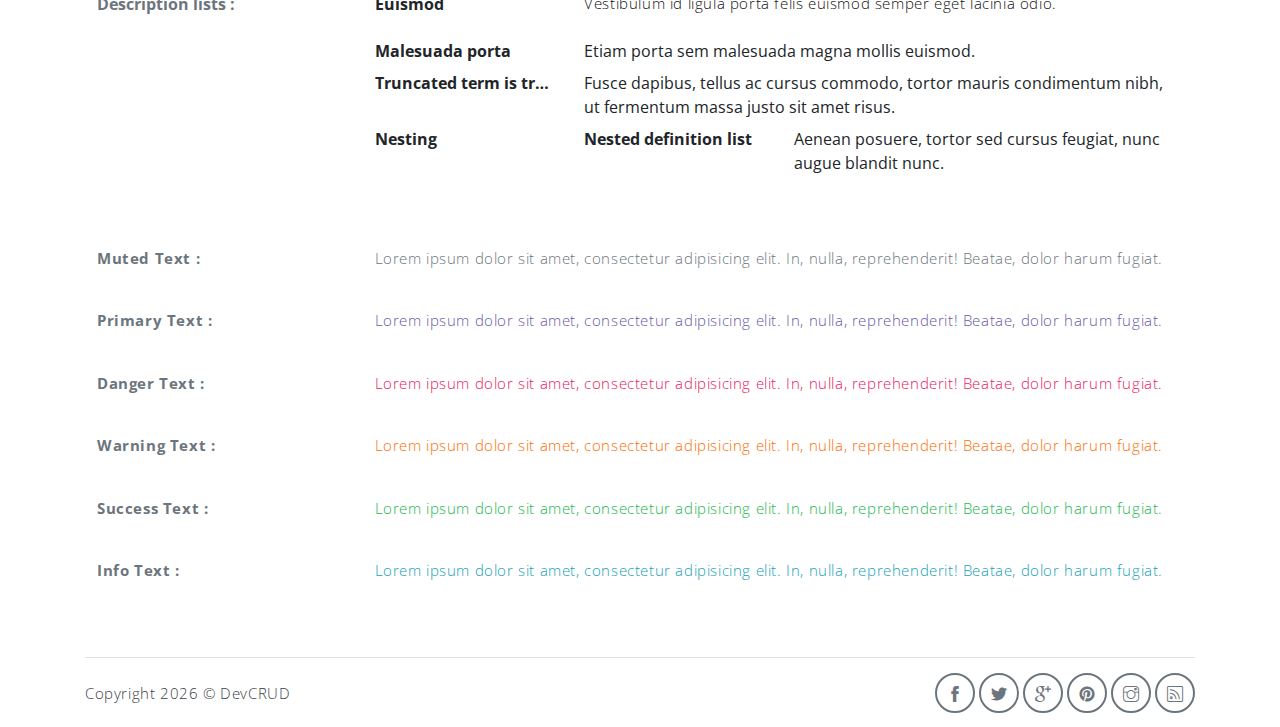
<file: public_html/components.html>
<!DOCTYPE html>
<html lang="en">
<head>
   <meta charset="utf-8">
   <meta name="viewport" content="width=device-width, initial-scale=1, shrink-to-fit=no">
   <meta name="description" content="Start your development with Meyawo landing page.">
   <meta name="author" content="Devcrud">
   <title>Meyawo Landing page | Components</title>
   <!-- font icons -->
   <link rel="stylesheet" href="assets/vendors/themify-icons/css/themify-icons.css">
   <!-- Bootstrap + Steller  -->
   <link rel="stylesheet" href="assets/css/meyawo.css">
</head>
<body>

   <!-- Page Header -->
   <header class="header header-mini"> 
      <div class="header-title">Components</div> 
      <nav aria-label="breadcrumb">
         <ol class="breadcrumb">
            <li class="breadcrumb-item"><a href="/">Home</a></li>
            <li class="breadcrumb-item active" aria-current="page">Components</li>
         </ol>
      </nav>
   </header> <!-- End Of Page Header -->

   <!-- main content -->
   <div class="container">

      <!-- Buttons -->
      <h3 class="mt-5">Buttons</h3>
      <hr>
      <h6 class="section-secondary-title">Styles :</h6>
      <button class="btn btn-primary">Default</button>
      <button class="btn btn-outline-primary">outline</button>
      <button class="btn btn-primary rounded">Rounded</button>
      <button class="btn btn-primary rounded"><i class="ti-thumb-up pr-1"></i> With Icon</button>
      <button class="btn btn-primary circle"><i class="ti-heart"></i></button>

      <h6 class="section-secondary-title mt-5">Sizes :</h6>
      <button class="btn btn-primary btn-lg">Large</button>
      <button class="btn btn-primary ">Regular</button>
      <button class="btn btn-primary btn-sm">Small</button>
      <button class="btn btn-primary w-sm ml-3">w-sm</button>
      <button class="btn btn-primary w-md">w-md</button>
      <button class="btn btn-primary w-lg">w-lg</button>

      <h6 class="section-secondary-title mt-5">Colors :</h6>          
      <button type="button" class="btn btn-primary">Primary</button>
      <button type="button" class="btn btn-secondary">Secondary</button>
      <button type="button" class="btn btn-success">Success</button>
      <button type="button" class="btn btn-danger">Danger</button>
      <button type="button" class="btn btn-warning">Warning</button>
      <button type="button" class="btn btn-info">Info</button>
      <button type="button" class="btn btn-light">Light</button>
      <button type="button" class="btn btn-dark">Dark</button>

      <h6 class="section-secondary-title mt-5">Buttons Tags :</h6>
      <button class="btn btn-primary" type="submit">Button</button>
      <input class="btn btn-primary" type="button" value="Input">
      <input class="btn btn-primary" type="submit" value="Submit">
      <input class="btn btn-primary" type="reset" value="Reset">
      
      <!-- devider -->
      <div class="py-5"></div>

      <!-- Inputs -->
      <h3>Inputs</h3>
      <hr>
      <div class="row mt-5">
         <div class="col-md-6">
            <h6 class="section-secondary-title">Form controls :</h6>        
            <div class="form-group">
               <input type="email" class="form-control" id="exampleFormControlInput1" placeholder="Email address">
            </div>
            <div class="form-group">
               <input type="date" class="form-control" id="exampleFormControlInput1" placeholder="Date">
            </div>
            <div class="form-group">
               <input class="form-control" type="text" placeholder="Readonly input here…" readonly>
            </div>
            <div class="form-group">
               <input class="form-control" id="disabledInput" type="text" placeholder="Disabled input here..." disabled>
            </div>
            <div class="form-group">
               <select class="form-control" id="exampleFormControlSelect1">
                  <option>Example select</option>
                  <option>1</option>
                  <option>2</option>
                  <option>3</option>
                  <option>4</option>
                  <option>5</option>
               </select>
            </div>
            <div class="form-group">
               <select multiple class="form-control" id="exampleFormControlSelect2">
                  <option>Example multiple select</option>
                  <option>1</option>
                  <option>2</option>
                  <option>3</option>
                  <option>4</option>
                  <option>5</option>
               </select>
            </div>
            <div class="form-group">
               <textarea class="form-control" id="exampleFormControlTextarea1" rows="3" placeholder="Example textarea"></textarea>
            </div>
         </div>
         <div class="col-md-6">
            <h6 class="section-secondary-title">Sizes :</h6>    
            <div class="form-group">
               <input class="form-control form-control-lg" type="text" placeholder=".form-control-lg">             
            </div>
            <div class="form-group">
               <input class="form-control" type="text" placeholder="Default input">
            </div>
            <div class="form-group">
               <input class="form-control form-control-sm" type="text" placeholder=".form-control-sm"> 
            </div>
         </div>
      </div> <!-- end of inputs -->   

      <!-- devider -->
      <div class="py-5"></div>             

      <!-- Dropdowns -->
      <h3 class="components-section-title font-weight-normal">Dropdowns</h3>
      <hr>
      <div class="dropdown d-inline-block">
         <button class="btn btn-outline-secondary dropdown-toggle" type="button" id="dropdownMenuButton" data-toggle="dropdown" aria-haspopup="true" aria-expanded="false">
         Dropdown button
         </button>
         <div class="dropdown-menu" aria-labelledby="dropdownMenuButton">
         <a class="dropdown-item" href="#">Action</a>
         <a class="dropdown-item" href="#">Another action</a>
         <a class="dropdown-item" href="#">Something else here</a>
         </div>
      </div>
      <div class="dropdown d-inline-block">
         <a class="btn btn-outline-secondary dropdown-toggle" href="#" role="button" id="dropdownMenuLink" data-toggle="dropdown" aria-haspopup="true" aria-expanded="false">
            Dropdown link
         </a>
         <div class="dropdown-menu" aria-labelledby="dropdownMenuLink">
            <a class="dropdown-item" href="#">Action</a>
            <a class="dropdown-item" href="#">Another action</a>
            <a class="dropdown-item" href="#">Something else here</a>
         </div>
      </div>
      <div class="btn-group">
         <button type="button" class="btn btn-outline-secondary">Split</button>
         <button type="button" class="btn btn-outline-secondary dropdown-toggle dropdown-toggle-split" data-toggle="dropdown" aria-haspopup="true" aria-expanded="false">
         <span class="sr-only">Toggle Dropdown</span>
         </button>
         <div class="dropdown-menu">
            <a class="dropdown-item" href="#">Action</a>
            <a class="dropdown-item" href="#">Another action</a>
            <a class="dropdown-item" href="#">Something else here</a>
            <div class="dropdown-divider"></div>
            <a class="dropdown-item" href="#">Separated link</a>
         </div>
      </div>
      <div class="btn-group">
         <button class="btn btn-outline-secondary dropdown-toggle" type="button" id="dropdownMenuButton" data-toggle="dropdown" aria-haspopup="true" aria-expanded="false">
            Form Dropdown
         </button>
         <div class="dropdown-menu form">
            <form class="px-4 py-3">
               <div class="form-group">
                  <input type="email" class="form-control" id="exampleDropdownFormEmail1" placeholder="email@example.com">
               </div>
               <div class="form-group">
                  <input type="password" class="form-control" id="exampleDropdownFormPassword1" placeholder="Password">
               </div>
               <div class="form-check mb-3">
                  <input type="checkbox" class="form-check-input" id="dropdownCheck">
                  <label class="form-check-label" for="dropdownCheck">
                     Remember me
                  </label>
               </div>
               <button type="submit" class="btn btn-primary btn-block">Sign in</button>
            </form>
            <div class="dropdown-divider"></div>
            <a class="dropdown-item" href="#"><small>New around here? Sign up</small></a>
            <a class="dropdown-item" href="#"><small>Forgot password?</small></a>
         </div>
      </div>       
      <h6 class="section-secondary-title mt-5">Directions :</h6>  
      <div class="btn-group dropup">
         <button type="button" class="btn btn-outline-secondary dropdown-toggle" data-toggle="dropdown" aria-haspopup="true" aria-expanded="false">
            Dropup
         </button>
         <div class="dropdown-menu">
            <a class="dropdown-item" href="#">Action</a>
            <a class="dropdown-item" href="#">Another action</a>
            <a class="dropdown-item" href="#">Something else here</a>
            <div class="dropdown-divider"></div>
            <a class="dropdown-item" href="#">Separated link</a>
         </div>
      </div>
      <div class="btn-group dropright">
         <button type="button" class="btn btn-outline-secondary dropdown-toggle" data-toggle="dropdown" aria-haspopup="true" aria-expanded="false">
            Dropup
         </button>
         <div class="dropdown-menu">
            <a class="dropdown-item" href="#">Action</a>
            <a class="dropdown-item" href="#">Another action</a>
            <a class="dropdown-item" href="#">Something else here</a>
            <div class="dropdown-divider"></div>
            <a class="dropdown-item" href="#">Separated link</a>
         </div>
      </div>
      <div class="btn-group">
         <button type="button" class="btn btn-outline-secondary dropdown-toggle" data-toggle="dropdown" aria-haspopup="true" aria-expanded="false">
            Dropdown
         </button>
         <div class="dropdown-menu">
            <a class="dropdown-item" href="#">Action</a>
            <a class="dropdown-item" href="#">Another action</a>
            <a class="dropdown-item" href="#">Something else here</a>
            <div class="dropdown-divider"></div>
            <a class="dropdown-item" href="#">Separated link</a>
         </div>
      </div>
      <div class="btn-group dropleft">
         <button type="button" class="btn btn-outline-secondary dropdown-toggle" data-toggle="dropdown" aria-haspopup="true" aria-expanded="false">
            Dropdown
         </button>
         <div class="dropdown-menu">
            <a class="dropdown-item" href="#">Action</a>
            <a class="dropdown-item" href="#">Another action</a>
            <a class="dropdown-item" href="#">Something else here</a>
            <div class="dropdown-divider"></div>
            <a class="dropdown-item" href="#">Separated link</a>
         </div>
      </div> <!-- end of Dropdowns -->  

      <!-- devider -->
      <div class="py-5"></div>   

      <!-- navbars -->
      <h3 class="components-section-title font-weight-normal mt-5">Navigations</h3>
      <hr>
      <nav class="navbar navbar-expand-sm navbar-dark bg-primary rounded shadow mb-3">
         <div class="container">
            <a class="navbar-brand" href="#">Primary Color</a>
            <button class="navbar-toggler ml-auto" type="button" data-toggle="collapse" data-target="#navbarSupportedContent" aria-controls="navbarSupportedContent" aria-expanded="false" aria-label="Toggle navigation">
            <span class="navbar-toggler-icon"></span>
            </button>
            <div class="collapse navbar-collapse" id="navbarSupportedContent">
               <ul class="navbar-nav ml-auto"> 
                  <li class="nav-item">
                     <a class="nav-link" href="#about">About Us</a>
                  </li>
                  <li class="nav-item">
                     <a class="nav-link" href="#service">Our Service</a>
                  </li>
                  <li class="nav-item">
                     <a class="nav-link" href="#team">Our Team</a>
                  </li>
                  <li class="nav-item">
                     <a href="#book-table" class="ml-4 mt-1 btn btn-light btn-sm">navbar button</a>
                  </li>
               </ul>                       
            </div>
         </div>
      </nav>
      <nav class="navbar navbar-expand-sm navbar-dark bg-secondary rounded shadow mb-3">
         <div class="container">
            <a class="navbar-brand" href="#">Secondary Color</a>
            <button class="navbar-toggler ml-auto" type="button" data-toggle="collapse" data-target="#navbarSupportedContent" aria-controls="navbarSupportedContent" aria-expanded="false" aria-label="Toggle navigation">
            <span class="navbar-toggler-icon"></span>
            </button>
            <div class="collapse navbar-collapse" id="navbarSupportedContent">
               <ul class="navbar-nav ml-auto"> 
                  <li class="nav-item">
                     <a class="nav-link" href="#about">About Us</a>
                  </li>
                  <li class="nav-item">
                     <a class="nav-link" href="#service">Our Service</a>
                  </li>
                  <li class="nav-item">
                     <a class="nav-link" href="#team">Our Team</a>
                  </li>
                  <li class="nav-item">
                     <a href="#book-table" class="ml-4 mt-1 btn btn-light btn-sm">navbar button</a>
                  </li>
               </ul>                       
            </div>
         </div>
      </nav>
      <nav class="navbar navbar-expand-sm navbar-dark bg-success rounded shadow mb-3">
         <div class="container">
            <a class="navbar-brand" href="#">Success Color</a>
            <button class="navbar-toggler ml-auto" type="button" data-toggle="collapse" data-target="#navbarSupportedContent" aria-controls="navbarSupportedContent" aria-expanded="false" aria-label="Toggle navigation">
            <span class="navbar-toggler-icon"></span>
            </button>
            <div class="collapse navbar-collapse" id="navbarSupportedContent">
               <ul class="navbar-nav ml-auto"> 
                  <li class="nav-item">
                     <a class="nav-link" href="#about">About Us</a>
                  </li>
                  <li class="nav-item">
                     <a class="nav-link" href="#service">Our Service</a>
                  </li>
                  <li class="nav-item">
                     <a class="nav-link" href="#team">Our Team</a>
                  </li>
                  <li class="nav-item">
                     <a href="#book-table" class="ml-4 mt-1 btn btn-light btn-sm">navbar button</a>
                  </li>
               </ul>                       
            </div>
         </div>
      </nav>
      <nav class="navbar navbar-expand-sm navbar-dark bg-info rounded shadow mb-3">
         <div class="container">
            <a class="navbar-brand" href="#">Info Color</a>
            <button class="navbar-toggler ml-auto" type="button" data-toggle="collapse" data-target="#navbarSupportedContent" aria-controls="navbarSupportedContent" aria-expanded="false" aria-label="Toggle navigation">
            <span class="navbar-toggler-icon"></span>
            </button>
            <div class="collapse navbar-collapse" id="navbarSupportedContent">
               <ul class="navbar-nav ml-auto"> 
                  <li class="nav-item">
                     <a class="nav-link" href="#about">About Us</a>
                  </li>
                  <li class="nav-item">
                     <a class="nav-link" href="#service">Our Service</a>
                  </li>
                  <li class="nav-item">
                     <a class="nav-link" href="#team">Our Team</a>
                  </li>
                  <li class="nav-item">
                     <a href="#book-table" class="ml-4 mt-1 btn btn-light btn-sm">navbar button</a>
                  </li>
               </ul>                       
            </div>
         </div>
      </nav>
      <nav class="navbar navbar-expand-sm navbar-dark bg-warning rounded shadow mb-3">
         <div class="container">
            <a class="navbar-brand" href="#">Warning Color</a>
            <button class="navbar-toggler ml-auto" type="button" data-toggle="collapse" data-target="#navbarSupportedContent" aria-controls="navbarSupportedContent" aria-expanded="false" aria-label="Toggle navigation">
            <span class="navbar-toggler-icon"></span>
            </button>
            <div class="collapse navbar-collapse" id="navbarSupportedContent">
               <ul class="navbar-nav ml-auto"> 
                  <li class="nav-item">
                     <a class="nav-link" href="#about">About Us</a>
                  </li>
                  <li class="nav-item">
                     <a class="nav-link" href="#service">Our Service</a>
                  </li>
                  <li class="nav-item">
                     <a class="nav-link" href="#team">Our Team</a>
                  </li>
                  <li class="nav-item">
                     <a href="#book-table" class="ml-4 mt-1 btn btn-light btn-sm">navbar button</a>
                  </li>
               </ul>                       
            </div>
         </div>
      </nav>
      <nav class="navbar navbar-expand-sm navbar-dark bg-danger rounded shadow mb-3">
         <div class="container">
            <a class="navbar-brand" href="#">Danger Color</a>
            <button class="navbar-toggler ml-auto" type="button" data-toggle="collapse" data-target="#navbarSupportedContent" aria-controls="navbarSupportedContent" aria-expanded="false" aria-label="Toggle navigation">
            <span class="navbar-toggler-icon"></span>
            </button>
            <div class="collapse navbar-collapse" id="navbarSupportedContent">
               <ul class="navbar-nav ml-auto"> 
                  <li class="nav-item">
                     <a class="nav-link" href="#about">About Us</a>
                  </li>
                  <li class="nav-item">
                     <a class="nav-link" href="#service">Our Service</a>
                  </li>
                  <li class="nav-item">
                     <a class="nav-link" href="#team">Our Team</a>
                  </li>
                  <li class="nav-item">
                     <a href="#book-table" class="ml-4 mt-1 btn btn-light btn-sm">navbar button</a>
                  </li>
               </ul>                       
            </div>
         </div>
      </nav>
      <nav class="navbar navbar-expand-sm navbar-dark bg-dark rounded shadow mb-3">
         <div class="container">
            <a class="navbar-brand" href="#">Dark Color</a>
            <button class="navbar-toggler ml-auto" type="button" data-toggle="collapse" data-target="#navbarSupportedContent" aria-controls="navbarSupportedContent" aria-expanded="false" aria-label="Toggle navigation">
            <span class="navbar-toggler-icon"></span>
            </button>
            <div class="collapse navbar-collapse" id="navbarSupportedContent">
               <ul class="navbar-nav ml-auto"> 
                  <li class="nav-item">
                     <a class="nav-link" href="#about">About Us</a>
                  </li>
                  <li class="nav-item">
                     <a class="nav-link" href="#service">Our Service</a>
                  </li>
                  <li class="nav-item">
                     <a class="nav-link" href="#team">Our Team</a>
                  </li>
                  <li class="nav-item">
                     <a href="#book-table" class="ml-4 mt-1 btn btn-light btn-sm">navbar button</a>
                  </li>
               </ul>                       
            </div>
         </div>
      </nav>
      <nav class="navbar navbar-expand-sm navbar-light bg-light rounded shadow mb-3">
         <div class="container">
            <a class="navbar-brand" href="#">Dark Color</a>
            <button class="navbar-toggler ml-auto" type="button" data-toggle="collapse" data-target="#navbarSupportedContent" aria-controls="navbarSupportedContent" aria-expanded="false" aria-label="Toggle navigation">
            <span class="navbar-toggler-icon"></span>
            </button>
            <div class="collapse navbar-collapse" id="navbarSupportedContent">
               <ul class="navbar-nav ml-auto"> 
                  <li class="nav-item">
                     <a class="nav-link" href="#about">About Us</a>
                  </li>
                  <li class="nav-item">
                     <a class="nav-link" href="#service">Our Service</a>
                  </li>
                  <li class="nav-item">
                     <a class="nav-link" href="#team">Our Team</a>
                  </li>
                  <li class="nav-item">
                     <a href="#book-table" class="ml-4 mt-1 btn btn-dark btn-sm">navbar button</a>
                  </li>
               </ul>                       
            </div>
         </div>
      </nav>
      <!-- End of navbars -->

      <!-- devider -->
      <div class="py-5"></div>   
      
      <!-- progress bars -->
      <div class="row justify-content-between">
         <div class="col-md-5">
            <h3 class="components-section-title font-weight-normal mt-5">Progress Bars :</h3>
            <hr>
            <small>Default: </small>
            <div class="progress mt-2 mb-3">
               <div class="progress-bar" role="progressbar" style="width: 90%" aria-valuenow="25" aria-valuemin="0" aria-valuemax="100"><span>90%</span></div>
            </div>
            <small>Success:</small>
            <div class="progress mt-2 mb-3">
               <div class="progress-bar bg-success" role="progressbar" style="width: 90%" aria-valuenow="25" aria-valuemin="0" aria-valuemax="100"><span>90%</span></div>
            </div>
            <small>Danger:</small>
            <div class="progress mt-2 mb-3">
               <div class="progress-bar bg-danger" role="progressbar" style="width: 90%" aria-valuenow="25" aria-valuemin="0" aria-valuemax="100"><span>90%</span></div>
            </div>
            <small>Warning:</small>
            <div class="progress mt-2 mb-3">
               <div class="progress-bar bg-warning" role="progressbar" style="width: 90%" aria-valuenow="25" aria-valuemin="0" aria-valuemax="100"><span>90%</span></div>
            </div>
            <small>Info:</small>
            <div class="progress mt-2 mb-3">
               <div class="progress-bar bg-info" role="progressbar" style="width: 90%" aria-valuenow="25" aria-valuemin="0" aria-valuemax="100"><span>90%</span></div>
            </div>
            <small>Dark:</small>
            <div class="progress mt-2 mb-3">
               <div class="progress-bar bg-dark" role="progressbar" style="width: 90%" aria-valuenow="25" aria-valuemin="0" aria-valuemax="100"><span>90%</span></div>
            </div>
         </div>
         <div class="col-md-6">
            <h3 class="components-section-title font-weight-normal mt-5">Paginations :</h3>
            <hr>
            <nav aria-label="Page navigation example">
               <ul class="pagination pagination-sm">
                  <li class="page-item"><a class="page-link" href="#"><i class="ti-angle-double-left"></i></a></li>
                  <li class="page-item"><a class="page-link" href="#">1</a></li>
                  <li class="page-item"><a class="page-link" href="#">2</a></li>
                  <li class="page-item active"><a class="page-link" href="#">3</a></li>
                  <li class="page-item"><a class="page-link" href="#">4</a></li>
                  <li class="page-item"><a class="page-link" href="#">5</a></li>
                  <li class="page-item"><a class="page-link" href="#"><i class="ti-angle-double-right"></i></a></li>
               </ul>
            </nav>
            <nav aria-label="Page navigation example">
               <ul class="pagination">
               <li class="page-item"><a class="page-link" href="#"><i class="ti-angle-double-left"></i></a></li>
                  <li class="page-item"><a class="page-link" href="#">1</a></li>
                  <li class="page-item"><a class="page-link" href="#">2</a></li>
                  <li class="page-item active"><a class="page-link" href="#">3</a></li>
                  <li class="page-item"><a class="page-link" href="#">4</a></li>
                  <li class="page-item"><a class="page-link" href="#">5</a></li>
                  <li class="page-item"><a class="page-link" href="#"><i class="ti-angle-double-right"></i></a></li>
               </ul>
            </nav>
            <nav aria-label="Page navigation example">
               <ul class="pagination pagination-lg">
                  <li class="page-item"><a class="page-link" href="#"><i class="ti-angle-double-left"></i></a></li>
                  <li class="page-item"><a class="page-link" href="#">1</a></li>
                  <li class="page-item"><a class="page-link" href="#">2</a></li>
                  <li class="page-item active"><a class="page-link" href="#">3</a></li>
                  <li class="page-item"><a class="page-link" href="#">4</a></li>
                  <li class="page-item"><a class="page-link" href="#">5</a></li>
                  <li class="page-item"><a class="page-link" href="#"><i class="ti-angle-double-right"></i></a></li>
               </ul>
            </nav>

            <!-- Badges -->
            <h3 class="components-section-title font-weight-normal mt-5">Badges :</h3>
            <hr>
            <span class="badge badge-primary">Primary</span>
            <span class="badge badge-secondary">Secondary</span>
            <span class="badge badge-success">Success</span>
            <span class="badge badge-danger">Danger</span>
            <span class="badge badge-warning">Warning</span>
            <span class="badge badge-info">Info</span>
            <span class="badge badge-light">Light</span>
            <span class="badge badge-dark">Dark</span>
            <h6 class="section-secondary-title mt-4 mb-2">Badge Pills :</h6>
            <span class="badge badge-pill badge-primary">Primary</span>
            <span class="badge badge-pill badge-secondary">Secondary</span>
            <span class="badge badge-pill badge-success">Success</span>
            <span class="badge badge-pill badge-danger">Danger</span>
            <span class="badge badge-pill badge-warning">Warning</span>
            <span class="badge badge-pill badge-info">Info</span>
            <span class="badge badge-pill badge-light">Light</span>
            <span class="badge badge-pill badge-dark">Dark</span>
         </div>
      </div> <!-- End of Progress bars -->

      <!-- devider -->
      <div class="py-5"></div>  

      <!-- Alerts -->
      <h3 class="components-section-title font-weight-normal mt-5">Alerts :</h3>
      <hr>
      <div class="alert alert-primary alert-dismissible fade show" role="alert">
         A simple primary alert—check it out!
         <button type="button" class="close" data-dismiss="alert" aria-label="Close">
            <span aria-hidden="true">&times;</span>
         </button>
      </div>
      <div class="alert alert-secondary alert-dismissible fade show" role="alert">
         A simple secondary alert—check it out!
         <button type="button" class="close" data-dismiss="alert" aria-label="Close">
            <span aria-hidden="true">&times;</span>
         </button>
      </div>
      <div class="alert alert-success alert-dismissible fade show" role="alert">
         A simple success alert—check it out!
         <button type="button" class="close" data-dismiss="alert" aria-label="Close">
            <span aria-hidden="true">&times;</span>
         </button>
      </div>
      <div class="alert alert-danger alert-dismissible fade show" role="alert">
         A simple danger alert—check it out!
         <button type="button" class="close" data-dismiss="alert" aria-label="Close">
            <span aria-hidden="true">&times;</span>
         </button>
      </div>
      <div class="alert alert-warning alert-dismissible fade show" role="alert">
         A simple warning alert—check it out!
         <button type="button" class="close" data-dismiss="alert" aria-label="Close">
            <span aria-hidden="true">&times;</span>
         </button>
      </div>
      <div class="alert alert-info alert-dismissible fade show" role="alert">
         A simple info alert—check it out!
         <button type="button" class="close" data-dismiss="alert" aria-label="Close">
            <span aria-hidden="true">&times;</span>
         </button>
      </div>
      <div class="alert alert-dark alert-dismissible fade show" role="alert">
         A simple dark alert—check it out!
         <button type="button" class="close" data-dismiss="alert" aria-label="Close">
            <span aria-hidden="true">&times;</span>
         </button>
      </div>
      <!-- end of alerts -->

      <!-- devider -->
      <div class="py-5"></div> 
   
      <!-- tables -->
      <h3 class="components-section-title">Tables</h3>
      <hr>
      <table class="table">
         <thead>
            <tr>
               <th scope="col">#</th>
               <th scope="col">First</th>
               <th scope="col">Last</th>
               <th scope="col">Handle</th>
            </tr>
         </thead>
         <tbody>
            <tr>
               <th scope="row">1</th>
               <td>Mark</td>
               <td>Otto</td>
               <td>@mdo</td>
            </tr>
            <tr>
               <th scope="row">2</th>
               <td>Jacob</td>
               <td>Thornton</td>
               <td>@fat</td>
            </tr>
            <tr>
               <th scope="row">3</th>
               <td>Larry</td>
               <td>the Bird</td>
               <td>@twitter</td>
            </tr>
         </tbody>
      </table>

      <h6 class="section-secondary-title mt-5">Striped rows :</h6>
      <table class="table table-striped">
         <thead>
            <tr>
               <th scope="col">#</th>
               <th scope="col">First</th>
               <th scope="col">Last</th>
               <th scope="col">Handle</th>
            </tr>
         </thead>
         <tbody>
            <tr>
               <th scope="row">1</th>
               <td>Mark</td>
               <td>Otto</td>
               <td>@mdo</td>
            </tr>
            <tr>
               <th scope="row">2</th>
               <td>Jacob</td>
               <td>Thornton</td>
               <td>@fat</td>
            </tr>
            <tr>
               <th scope="row">3</th>
               <td>Larry</td>
               <td>the Bird</td>
               <td>@twitter</td>
            </tr>
         </tbody>
      </table>

      <h6 class="section-secondary-title mt-5">Bordred :</h6>
      <table class="table table-bordered">
         <thead>
            <tr>
               <th scope="col">#</th>
               <th scope="col">First</th>
               <th scope="col">Last</th>
               <th scope="col">Handle</th>
            </tr>
         </thead>
         <tbody>
            <tr>
               <th scope="row">1</th>
               <td>Mark</td>
               <td>Otto</td>
               <td>@mdo</td>
            </tr>
            <tr>
               <th scope="row">2</th>
               <td>Jacob</td>
               <td>Thornton</td>
               <td>@fat</td>
            </tr>
            <tr>
               <th scope="row">3</th>
               <td colspan="2">Larry the Bird</td>
               <td>@twitter</td>
            </tr>
         </tbody>
      </table>
      <!-- end of tables -->

      <!-- devider -->
      <div class="py-5"></div> 

      <!-- typography -->
      <h3 class="components-section-title">Typography</h3>
      <hr>
      <table class="table table-borderless v-align-center">
         <tbody>
            <tr>
               <td>
                  <p><code class="highlighter-rouge">&lt;h1&gt;&lt;/h1&gt; || .h1</code></p>
               </td>
               <td class="w-75"><span class="h1">h1. Bootstrap heading</span></td>
            </tr>
            <tr>
               <td>
                  <p><code class="highlighter-rouge">&lt;h2&gt;&lt;/h2&gt; || .h2</code></p>
               </td>
               <td><span class="h2">h2. Bootstrap heading</span></td>
            </tr>
            <tr>
               <td>
                  <p><code class="highlighter-rouge">&lt;h3&gt;&lt;/h3&gt; || .h3</code></p>
               </td>
               <td><span class="h3">h3. Bootstrap heading</span></td>
            </tr>
            <tr>
               <td>
                  <p><code class="highlighter-rouge">&lt;h4&gt;&lt;/h4&gt; || .h4</code></p>
               </td>
               <td><span class="h4">h4. Bootstrap heading</span></td>
            </tr>
            <tr>
               <td>
                  <p><code class="highlighter-rouge">&lt;h5&gt;&lt;/h5&gt; || .h5</code></p>
               </td>
               <td><span class="h5">h5. Bootstrap heading</span></td>
            </tr>
            <tr>
               <td>
                  <p><code class="highlighter-rouge">&lt;h6&gt;&lt;/h6&gt; || .h6</code></p>
               </td>
               <td><span class="h6">h6. Bootstrap heading</span></td>
            </tr>
            <tr>
               <td>
                  <p class="font-weight-bold text-muted">Paragraph :</p>
               </td>
               <td><p>Lorem ipsum dolor sit amet, consectetur adipisicing elit. Fugiat explicabo ab sed voluptas odit hic obcaecati qui omnis.</p></td>
            </tr>
            <tr>
               <td>
                  <p class="font-weight-bold text-muted">BlockQuote :</p>
               </td>
               <td>
                  <blockquote class="blockquote">
                     <p class="mb-0">Lorem ipsum dolor sit amet, consectetur adipiscing elit. Integer posuere erat a ante.</p>
                     <footer class="blockquote-footer">Someone famous in <cite title="Source Title">Source Title</cite></footer>
                  </blockquote>
               </td>
            </tr>

            <tr>
               <td><p class="font-weight-bold text-muted">Ordred List :</p></td>
               <td>
                  <ol>
                     <li>Integer molestie lorem at massa</li>
                     <li>Facilisis in pretium nisl aliquet</li>
                     <li>Nulla volutpat aliquam velit
                        <ul>
                           <li>Phasellus iaculis neque</li>
                           <li>Vestibulum laoreet porttitor sem</li>
                           <li>Ac tristique libero volutpat at</li>
                        </ul>
                     </li>
                     <li>Faucibus porta lacus fringilla vel</li>
                     <li>Eget porttitor lorem</li>
                  </ol>
               </td>
            </tr>
            <tr>
               <td><p class="font-weight-bold text-muted">Unordred List :</p></td>
               <td>
                  <ul >
                     <li>Integer molestie lorem at massa</li>
                     <li>Facilisis in pretium nisl aliquet</li>
                     <li>Nulla volutpat aliquam velit
                        <ul>
                           <li>Phasellus iaculis neque</li>
                           <li>Vestibulum laoreet porttitor sem</li>
                           <li>Ac tristique libero volutpat at</li>
                        </ul>
                     </li>
                     <li>Faucibus porta lacus fringilla vel</li>
                     <li>Eget porttitor lorem</li>
                  </ul>
               </td>
            </tr>
            <tr>
               <td><p class="font-weight-bold text-muted">Unstyled List :</p></td>
               <td>
                  <ul class="list-unstyled">
                     <li>Integer molestie lorem at massa</li>
                     <li>Facilisis in pretium nisl aliquet</li>
                     <li>Nulla volutpat aliquam velit
                        <ul>
                           <li>Phasellus iaculis neque</li>
                           <li>Vestibulum laoreet porttitor sem</li>
                           <li>Ac tristique libero volutpat at</li>
                        </ul>
                     </li>
                     <li>Faucibus porta lacus fringilla vel</li>
                     <li>Eget porttitor lorem</li>
                  </ul>
               </td>
            </tr>
            <tr>
               <td class="font-weight-bold text-muted">Description lists : </td>
               <td>
                  <dl class="row">
                     <dt class="col-sm-3">Euismod</dt>
                     <dd class="col-sm-9">
                        <p>Vestibulum id ligula porta felis euismod semper eget lacinia odio.</p>
                     </dd>

                     <dt class="col-sm-3">Malesuada porta</dt>
                     <dd class="col-sm-9">Etiam porta sem malesuada magna mollis euismod.</dd>

                     <dt class="col-sm-3 text-truncate">Truncated term is truncated</dt>
                     <dd class="col-sm-9">Fusce dapibus, tellus ac cursus commodo, tortor mauris condimentum nibh, ut fermentum massa justo sit amet risus.</dd>

                     <dt class="col-sm-3">Nesting</dt>
                     <dd class="col-sm-9">
                        <dl class="row">
                           <dt class="col-sm-4">Nested definition list</dt>
                           <dd class="col-sm-8">Aenean posuere, tortor sed cursus feugiat, nunc augue blandit nunc.</dd>
                        </dl>
                     </dd>
                  </dl>
               </td>
            </tr>
            <tr>
               <td>
                  <p class="font-weight-bold text-muted">Muted Text :</p>
               </td>
               <td>
                  <p class="text-muted">Lorem ipsum dolor sit amet, consectetur adipisicing elit. In, nulla, reprehenderit! Beatae, dolor harum fugiat.</p>
               </td>
            </tr>
            <tr>
               <td>
                  <p class="font-weight-bold text-muted">Primary Text :</p>
               </td>
               <td>
                  <p class="text-primary">Lorem ipsum dolor sit amet, consectetur adipisicing elit. In, nulla, reprehenderit! Beatae, dolor harum fugiat.</p>
               </td>
            </tr>
            <tr>
               <td>
                  <p class="font-weight-bold text-muted">Danger Text :</p>
               </td>
               <td>
                  <p class="text-danger">Lorem ipsum dolor sit amet, consectetur adipisicing elit. In, nulla, reprehenderit! Beatae, dolor harum fugiat.</p>
               </td>
            </tr>
            <tr>
               <td>
                  <p class="font-weight-bold text-muted">Warning Text :</p>
               </td>
               <td>
                  <p class="text-warning">Lorem ipsum dolor sit amet, consectetur adipisicing elit. In, nulla, reprehenderit! Beatae, dolor harum fugiat.</p>
               </td>
            </tr>
            <tr>
               <td>
                  <p class="font-weight-bold text-muted">Success Text :</p>
               </td>
               <td>
                  <p class="text-success">Lorem ipsum dolor sit amet, consectetur adipisicing elit. In, nulla, reprehenderit! Beatae, dolor harum fugiat.</p>
               </td>
            </tr>
            <tr>
               <td>
                  <p class="font-weight-bold text-muted">Info Text :</p>
               </td>
               <td>
                  <p class="text-info">Lorem ipsum dolor sit amet, consectetur adipisicing elit. In, nulla, reprehenderit! Beatae, dolor harum fugiat.</p>
               </td>
            </tr>
         </tbody>
      </table>
   </div>
   <!-- end of typography -->

   <!-- footer -->
    <div class="container mt-5">
        <footer class="footer">       
            <p class="mb-0">Copyright <script>document.write(new Date().getFullYear())</script> &copy; <a href="http://www.devcrud.com">DevCRUD</a></p>
            <div class="social-links text-right m-auto ml-sm-auto">
                <a href="javascript:void(0)" class="link"><i class="ti-facebook"></i></a>
                <a href="javascript:void(0)" class="link"><i class="ti-twitter-alt"></i></a>
                <a href="javascript:void(0)" class="link"><i class="ti-google"></i></a>
                <a href="javascript:void(0)" class="link"><i class="ti-pinterest-alt"></i></a>
                <a href="javascript:void(0)" class="link"><i class="ti-instagram"></i></a>
                <a href="javascript:void(0)" class="link"><i class="ti-rss"></i></a>
            </div>
        </footer>
    </div> <!-- end of page footer -->
   
   <!-- core  -->
   <script src="assets/vendors/jquery/jquery-3.4.1.js"></script>
   <script src="assets/vendors/bootstrap/bootstrap.bundle.js"></script>

</body>
</html>
</file>
<file: style.css>
@import url('https://fonts.googleapis.com/css2?family=Inter:wght@400;500;700&family=Source+Code+Pro:wght@400;600&display=swap');

:root {
    --bg-color: #0a0a0a;
    --text-color: #e5e5e5;
    --primary-color: #a78bfa; /* violet */
    --secondary-color: #9ca3af; /* gray */
    --border-color: #2a2a2a;
}

/* Basic Reset & Typography */
* {
    margin: 0;
    padding: 0;
    box-sizing: border-box;
}

body {
    background-color: var(--bg-color);
    color: var(--text-color);
    font-family: 'Inter', -apple-system, BlinkMacSystemFont, 'Segoe UI', Roboto, sans-serif;
    line-height: 1.7;
    margin: 0;
    padding: 0;
    -webkit-font-smoothing: antialiased;
    -moz-osx-font-smoothing: grayscale;
}

/* Main Container */
.container {
    max-width: 700px;
    margin: 0 auto;
    padding: 4rem 1.5rem;
}

/* Header */
header {
    border-bottom: 1px solid var(--border-color);
    padding-bottom: 2rem;
    margin-bottom: 2rem;
}

header h1 {
    font-size: 2.25rem;
    font-weight: 700;
    margin: 0;
    line-height: 1.2;
    color: #ffffff;
}

header .subtitle {
    font-family: 'Source Code Pro', monospace;
    color: var(--primary-color);
    font-size: 1rem;
    margin-top: 0.5rem;
}

/* Links */
.contact-links {
    margin-top: 1.5rem;
    display: flex;
    flex-wrap: wrap;
    gap: 1.5rem;
}

.contact-links a {
    color: var(--secondary-color);
    text-decoration: none;
    font-weight: 500;
    transition: color 0.2s ease;
}

.contact-links a:hover {
    color: var(--primary-color);
}

/* Main Content */
main > p {
    font-size: 1.125rem;
    color: var(--text-color);
    margin-bottom: 2rem;
}

/* Section Title */
.section-title {
    font-size: 1.5rem;
    font-weight: 700;
    border-bottom: 1px solid var(--border-color);
    padding-bottom: 0.75rem;
    margin-top: 3rem;
    margin-bottom: 1rem;
    color: #ffffff;
}

/* Card (for Projects & Work) */
.card {
    background-color: transparent;
    padding: 1.5rem 0;
    border-bottom: 1px solid var(--border-color);
}

.card:last-of-type {
    border-bottom: none;
}

.card h3 {
    font-size: 1.25rem;
    font-weight: 700;
    margin: 0 0 0.25rem 0;
    color: #ffffff;
}

.card .card-subtitle {
    font-family: 'Source Code Pro', monospace;
    font-size: 0.875rem;
    color: var(--secondary-color);
    margin-bottom: 1rem;
}

.card p {
    font-size: 1rem;
    color: var(--secondary-color);
    margin: 0 0 1.5rem 0;
    line-height: 1.6;
}

.project-links a {
    font-family: 'Source Code Pro', monospace;
    color: var(--primary-color);
    text-decoration: none;
    font-weight: 600;
    margin-right: 1.5rem;
    font-size: 0.9rem;
}

.project-links a:hover {
    text-decoration: underline;
}

/* Footer */
footer {
    text-align: center;
    margin-top: 4rem;
    padding-top: 2rem;
    border-top: 1px solid var(--border-color);
    color: var(--secondary-color);
    font-size: 0.875rem;
}

@media (max-width: 600px) {
    .container {
        padding: 2rem 1rem;
    }
    header h1 {
        font-size: 1.75rem;
    }
}
</file>
<file: public_html/assets/vendors/themify-icons/css/themify-icons.css>
@font-face {
	font-family: 'themify';
	src:url("../fonts/themify.eot?-fvbane");
	src:url("../fonts/themify.eot?#iefix-fvbane") format("embedded-opentype"),
		url("../fonts/themify.woff?-fvbane") format("woff"),
		url("../fonts/themify.ttf?-fvbane") format("truetype"),
		url("../fonts/themify.svg?-fvbane#themify") format("svg");
	font-weight: normal;
	font-style: normal;
}

[class^="ti-"], [class*=" ti-"] {
	font-family: 'themify';
	speak: none;
	font-style: normal;
	font-weight: normal;
	font-variant: normal;
	text-transform: none;
	line-height: 1;

	/* Better Font Rendering =========== */
	-webkit-font-smoothing: antialiased;
	-moz-osx-font-smoothing: grayscale;
}

.ti-wand:before {
	content: "\e600";
}
.ti-volume:before {
	content: "\e601";
}
.ti-user:before {
	content: "\e602";
}
.ti-unlock:before {
	content: "\e603";
}
.ti-unlink:before {
	content: "\e604";
}
.ti-trash:before {
	content: "\e605";
}
.ti-thought:before {
	content: "\e606";
}
.ti-target:before {
	content: "\e607";
}
.ti-tag:before {
	content: "\e608";
}
.ti-tablet:before {
	content: "\e609";
}
.ti-star:before {
	content: "\e60a";
}
.ti-spray:before {
	content: "\e60b";
}
.ti-signal:before {
	content: "\e60c";
}
.ti-shopping-cart:before {
	content: "\e60d";
}
.ti-shopping-cart-full:before {
	content: "\e60e";
}
.ti-settings:before {
	content: "\e60f";
}
.ti-search:before {
	content: "\e610";
}
.ti-zoom-in:before {
	content: "\e611";
}
.ti-zoom-out:before {
	content: "\e612";
}
.ti-cut:before {
	content: "\e613";
}
.ti-ruler:before {
	content: "\e614";
}
.ti-ruler-pencil:before {
	content: "\e615";
}
.ti-ruler-alt:before {
	content: "\e616";
}
.ti-bookmark:before {
	content: "\e617";
}
.ti-bookmark-alt:before {
	content: "\e618";
}
.ti-reload:before {
	content: "\e619";
}
.ti-plus:before {
	content: "\e61a";
}
.ti-pin:before {
	content: "\e61b";
}
.ti-pencil:before {
	content: "\e61c";
}
.ti-pencil-alt:before {
	content: "\e61d";
}
.ti-paint-roller:before {
	content: "\e61e";
}
.ti-paint-bucket:before {
	content: "\e61f";
}
.ti-na:before {
	content: "\e620";
}
.ti-mobile:before {
	content: "\e621";
}
.ti-minus:before {
	content: "\e622";
}
.ti-medall:before {
	content: "\e623";
}
.ti-medall-alt:before {
	content: "\e624";
}
.ti-marker:before {
	content: "\e625";
}
.ti-marker-alt:before {
	content: "\e626";
}
.ti-arrow-up:before {
	content: "\e627";
}
.ti-arrow-right:before {
	content: "\e628";
}
.ti-arrow-left:before {
	content: "\e629";
}
.ti-arrow-down:before {
	content: "\e62a";
}
.ti-lock:before {
	content: "\e62b";
}
.ti-location-arrow:before {
	content: "\e62c";
}
.ti-link:before {
	content: "\e62d";
}
.ti-layout:before {
	content: "\e62e";
}
.ti-layers:before {
	content: "\e62f";
}
.ti-layers-alt:before {
	content: "\e630";
}
.ti-key:before {
	content: "\e631";
}
.ti-import:before {
	content: "\e632";
}
.ti-image:before {
	content: "\e633";
}
.ti-heart:before {
	content: "\e634";
}
.ti-heart-broken:before {
	content: "\e635";
}
.ti-hand-stop:before {
	content: "\e636";
}
.ti-hand-open:before {
	content: "\e637";
}
.ti-hand-drag:before {
	content: "\e638";
}
.ti-folder:before {
	content: "\e639";
}
.ti-flag:before {
	content: "\e63a";
}
.ti-flag-alt:before {
	content: "\e63b";
}
.ti-flag-alt-2:before {
	content: "\e63c";
}
.ti-eye:before {
	content: "\e63d";
}
.ti-export:before {
	content: "\e63e";
}
.ti-exchange-vertical:before {
	content: "\e63f";
}
.ti-desktop:before {
	content: "\e640";
}
.ti-cup:before {
	content: "\e641";
}
.ti-crown:before {
	content: "\e642";
}
.ti-comments:before {
	content: "\e643";
}
.ti-comment:before {
	content: "\e644";
}
.ti-comment-alt:before {
	content: "\e645";
}
.ti-close:before {
	content: "\e646";
}
.ti-clip:before {
	content: "\e647";
}
.ti-angle-up:before {
	content: "\e648";
}
.ti-angle-right:before {
	content: "\e649";
}
.ti-angle-left:before {
	content: "\e64a";
}
.ti-angle-down:before {
	content: "\e64b";
}
.ti-check:before {
	content: "\e64c";
}
.ti-check-box:before {
	content: "\e64d";
}
.ti-camera:before {
	content: "\e64e";
}
.ti-announcement:before {
	content: "\e64f";
}
.ti-brush:before {
	content: "\e650";
}
.ti-briefcase:before {
	content: "\e651";
}
.ti-bolt:before {
	content: "\e652";
}
.ti-bolt-alt:before {
	content: "\e653";
}
.ti-blackboard:before {
	content: "\e654";
}
.ti-bag:before {
	content: "\e655";
}
.ti-move:before {
	content: "\e656";
}
.ti-arrows-vertical:before {
	content: "\e657";
}
.ti-arrows-horizontal:before {
	content: "\e658";
}
.ti-fullscreen:before {
	content: "\e659";
}
.ti-arrow-top-right:before {
	content: "\e65a";
}
.ti-arrow-top-left:before {
	content: "\e65b";
}
.ti-arrow-circle-up:before {
	content: "\e65c";
}
.ti-arrow-circle-right:before {
	content: "\e65d";
}
.ti-arrow-circle-left:before {
	content: "\e65e";
}
.ti-arrow-circle-down:before {
	content: "\e65f";
}
.ti-angle-double-up:before {
	content: "\e660";
}
.ti-angle-double-right:before {
	content: "\e661";
}
.ti-angle-double-left:before {
	content: "\e662";
}
.ti-angle-double-down:before {
	content: "\e663";
}
.ti-zip:before {
	content: "\e664";
}
.ti-world:before {
	content: "\e665";
}
.ti-wheelchair:before {
	content: "\e666";
}
.ti-view-list:before {
	content: "\e667";
}
.ti-view-list-alt:before {
	content: "\e668";
}
.ti-view-grid:before {
	content: "\e669";
}
.ti-uppercase:before {
	content: "\e66a";
}
.ti-upload:before {
	content: "\e66b";
}
.ti-underline:before {
	content: "\e66c";
}
.ti-truck:before {
	content: "\e66d";
}
.ti-timer:before {
	content: "\e66e";
}
.ti-ticket:before {
	content: "\e66f";
}
.ti-thumb-up:before {
	content: "\e670";
}
.ti-thumb-down:before {
	content: "\e671";
}
.ti-text:before {
	content: "\e672";
}
.ti-stats-up:before {
	content: "\e673";
}
.ti-stats-down:before {
	content: "\e674";
}
.ti-split-v:before {
	content: "\e675";
}
.ti-split-h:before {
	content: "\e676";
}
.ti-smallcap:before {
	content: "\e677";
}
.ti-shine:before {
	content: "\e678";
}
.ti-shift-right:before {
	content: "\e679";
}
.ti-shift-left:before {
	content: "\e67a";
}
.ti-shield:before {
	content: "\e67b";
}
.ti-notepad:before {
	content: "\e67c";
}
.ti-server:before {
	content: "\e67d";
}
.ti-quote-right:before {
	content: "\e67e";
}
.ti-quote-left:before {
	content: "\e67f";
}
.ti-pulse:before {
	content: "\e680";
}
.ti-printer:before {
	content: "\e681";
}
.ti-power-off:before {
	content: "\e682";
}
.ti-plug:before {
	content: "\e683";
}
.ti-pie-chart:before {
	content: "\e684";
}
.ti-paragraph:before {
	content: "\e685";
}
.ti-panel:before {
	content: "\e686";
}
.ti-package:before {
	content: "\e687";
}
.ti-music:before {
	content: "\e688";
}
.ti-music-alt:before {
	content: "\e689";
}
.ti-mouse:before {
	content: "\e68a";
}
.ti-mouse-alt:before {
	content: "\e68b";
}
.ti-money:before {
	content: "\e68c";
}
.ti-microphone:before {
	content: "\e68d";
}
.ti-menu:before {
	content: "\e68e";
}
.ti-menu-alt:before {
	content: "\e68f";
}
.ti-map:before {
	content: "\e690";
}
.ti-map-alt:before {
	content: "\e691";
}
.ti-loop:before {
	content: "\e692";
}
.ti-location-pin:before {
	content: "\e693";
}
.ti-list:before {
	content: "\e694";
}
.ti-light-bulb:before {
	content: "\e695";
}
.ti-Italic:before {
	content: "\e696";
}
.ti-info:before {
	content: "\e697";
}
.ti-infinite:before {
	content: "\e698";
}
.ti-id-badge:before {
	content: "\e699";
}
.ti-hummer:before {
	content: "\e69a";
}
.ti-home:before {
	content: "\e69b";
}
.ti-help:before {
	content: "\e69c";
}
.ti-headphone:before {
	content: "\e69d";
}
.ti-harddrives:before {
	content: "\e69e";
}
.ti-harddrive:before {
	content: "\e69f";
}
.ti-gift:before {
	content: "\e6a0";
}
.ti-game:before {
	content: "\e6a1";
}
.ti-filter:before {
	content: "\e6a2";
}
.ti-files:before {
	content: "\e6a3";
}
.ti-file:before {
	content: "\e6a4";
}
.ti-eraser:before {
	content: "\e6a5";
}
.ti-envelope:before {
	content: "\e6a6";
}
.ti-download:before {
	content: "\e6a7";
}
.ti-direction:before {
	content: "\e6a8";
}
.ti-direction-alt:before {
	content: "\e6a9";
}
.ti-dashboard:before {
	content: "\e6aa";
}
.ti-control-stop:before {
	content: "\e6ab";
}
.ti-control-shuffle:before {
	content: "\e6ac";
}
.ti-control-play:before {
	content: "\e6ad";
}
.ti-control-pause:before {
	content: "\e6ae";
}
.ti-control-forward:before {
	content: "\e6af";
}
.ti-control-backward:before {
	content: "\e6b0";
}
.ti-cloud:before {
	content: "\e6b1";
}
.ti-cloud-up:before {
	content: "\e6b2";
}
.ti-cloud-down:before {
	content: "\e6b3";
}
.ti-clipboard:before {
	content: "\e6b4";
}
.ti-car:before {
	content: "\e6b5";
}
.ti-calendar:before {
	content: "\e6b6";
}
.ti-book:before {
	content: "\e6b7";
}
.ti-bell:before {
	content: "\e6b8";
}
.ti-basketball:before {
	content: "\e6b9";
}
.ti-bar-chart:before {
	content: "\e6ba";
}
.ti-bar-chart-alt:before {
	content: "\e6bb";
}
.ti-back-right:before {
	content: "\e6bc";
}
.ti-back-left:before {
	content: "\e6bd";
}
.ti-arrows-corner:before {
	content: "\e6be";
}
.ti-archive:before {
	content: "\e6bf";
}
.ti-anchor:before {
	content: "\e6c0";
}
.ti-align-right:before {
	content: "\e6c1";
}
.ti-align-left:before {
	content: "\e6c2";
}
.ti-align-justify:before {
	content: "\e6c3";
}
.ti-align-center:before {
	content: "\e6c4";
}
.ti-alert:before {
	content: "\e6c5";
}
.ti-alarm-clock:before {
	content: "\e6c6";
}
.ti-agenda:before {
	content: "\e6c7";
}
.ti-write:before {
	content: "\e6c8";
}
.ti-window:before {
	content: "\e6c9";
}
.ti-widgetized:before {
	content: "\e6ca";
}
.ti-widget:before {
	content: "\e6cb";
}
.ti-widget-alt:before {
	content: "\e6cc";
}
.ti-wallet:before {
	content: "\e6cd";
}
.ti-video-clapper:before {
	content: "\e6ce";
}
.ti-video-camera:before {
	content: "\e6cf";
}
.ti-vector:before {
	content: "\e6d0";
}
.ti-themify-logo:before {
	content: "\e6d1";
}
.ti-themify-favicon:before {
	content: "\e6d2";
}
.ti-themify-favicon-alt:before {
	content: "\e6d3";
}
.ti-support:before {
	content: "\e6d4";
}
.ti-stamp:before {
	content: "\e6d5";
}
.ti-split-v-alt:before {
	content: "\e6d6";
}
.ti-slice:before {
	content: "\e6d7";
}
.ti-shortcode:before {
	content: "\e6d8";
}
.ti-shift-right-alt:before {
	content: "\e6d9";
}
.ti-shift-left-alt:before {
	content: "\e6da";
}
.ti-ruler-alt-2:before {
	content: "\e6db";
}
.ti-receipt:before {
	content: "\e6dc";
}
.ti-pin2:before {
	content: "\e6dd";
}
.ti-pin-alt:before {
	content: "\e6de";
}
.ti-pencil-alt2:before {
	content: "\e6df";
}
.ti-palette:before {
	content: "\e6e0";
}
.ti-more:before {
	content: "\e6e1";
}
.ti-more-alt:before {
	content: "\e6e2";
}
.ti-microphone-alt:before {
	content: "\e6e3";
}
.ti-magnet:before {
	content: "\e6e4";
}
.ti-line-double:before {
	content: "\e6e5";
}
.ti-line-dotted:before {
	content: "\e6e6";
}
.ti-line-dashed:before {
	content: "\e6e7";
}
.ti-layout-width-full:before {
	content: "\e6e8";
}
.ti-layout-width-default:before {
	content: "\e6e9";
}
.ti-layout-width-default-alt:before {
	content: "\e6ea";
}
.ti-layout-tab:before {
	content: "\e6eb";
}
.ti-layout-tab-window:before {
	content: "\e6ec";
}
.ti-layout-tab-v:before {
	content: "\e6ed";
}
.ti-layout-tab-min:before {
	content: "\e6ee";
}
.ti-layout-slider:before {
	content: "\e6ef";
}
.ti-layout-slider-alt:before {
	content: "\e6f0";
}
.ti-layout-sidebar-right:before {
	content: "\e6f1";
}
.ti-layout-sidebar-none:before {
	content: "\e6f2";
}
.ti-layout-sidebar-left:before {
	content: "\e6f3";
}
.ti-layout-placeholder:before {
	content: "\e6f4";
}
.ti-layout-menu:before {
	content: "\e6f5";
}
.ti-layout-menu-v:before {
	content: "\e6f6";
}
.ti-layout-menu-separated:before {
	content: "\e6f7";
}
.ti-layout-menu-full:before {
	content: "\e6f8";
}
.ti-layout-media-right-alt:before {
	content: "\e6f9";
}
.ti-layout-media-right:before {
	content: "\e6fa";
}
.ti-layout-media-overlay:before {
	content: "\e6fb";
}
.ti-layout-media-overlay-alt:before {
	content: "\e6fc";
}
.ti-layout-media-overlay-alt-2:before {
	content: "\e6fd";
}
.ti-layout-media-left-alt:before {
	content: "\e6fe";
}
.ti-layout-media-left:before {
	content: "\e6ff";
}
.ti-layout-media-center-alt:before {
	content: "\e700";
}
.ti-layout-media-center:before {
	content: "\e701";
}
.ti-layout-list-thumb:before {
	content: "\e702";
}
.ti-layout-list-thumb-alt:before {
	content: "\e703";
}
.ti-layout-list-post:before {
	content: "\e704";
}
.ti-layout-list-large-image:before {
	content: "\e705";
}
.ti-layout-line-solid:before {
	content: "\e706";
}
.ti-layout-grid4:before {
	content: "\e707";
}
.ti-layout-grid3:before {
	content: "\e708";
}
.ti-layout-grid2:before {
	content: "\e709";
}
.ti-layout-grid2-thumb:before {
	content: "\e70a";
}
.ti-layout-cta-right:before {
	content: "\e70b";
}
.ti-layout-cta-left:before {
	content: "\e70c";
}
.ti-layout-cta-center:before {
	content: "\e70d";
}
.ti-layout-cta-btn-right:before {
	content: "\e70e";
}
.ti-layout-cta-btn-left:before {
	content: "\e70f";
}
.ti-layout-column4:before {
	content: "\e710";
}
.ti-layout-column3:before {
	content: "\e711";
}
.ti-layout-column2:before {
	content: "\e712";
}
.ti-layout-accordion-separated:before {
	content: "\e713";
}
.ti-layout-accordion-merged:before {
	content: "\e714";
}
.ti-layout-accordion-list:before {
	content: "\e715";
}
.ti-ink-pen:before {
	content: "\e716";
}
.ti-info-alt:before {
	content: "\e717";
}
.ti-help-alt:before {
	content: "\e718";
}
.ti-headphone-alt:before {
	content: "\e719";
}
.ti-hand-point-up:before {
	content: "\e71a";
}
.ti-hand-point-right:before {
	content: "\e71b";
}
.ti-hand-point-left:before {
	content: "\e71c";
}
.ti-hand-point-down:before {
	content: "\e71d";
}
.ti-gallery:before {
	content: "\e71e";
}
.ti-face-smile:before {
	content: "\e71f";
}
.ti-face-sad:before {
	content: "\e720";
}
.ti-credit-card:before {
	content: "\e721";
}
.ti-control-skip-forward:before {
	content: "\e722";
}
.ti-control-skip-backward:before {
	content: "\e723";
}
.ti-control-record:before {
	content: "\e724";
}
.ti-control-eject:before {
	content: "\e725";
}
.ti-comments-smiley:before {
	content: "\e726";
}
.ti-brush-alt:before {
	content: "\e727";
}
.ti-youtube:before {
	content: "\e728";
}
.ti-vimeo:before {
	content: "\e729";
}
.ti-twitter:before {
	content: "\e72a";
}
.ti-time:before {
	content: "\e72b";
}
.ti-tumblr:before {
	content: "\e72c";
}
.ti-skype:before {
	content: "\e72d";
}
.ti-share:before {
	content: "\e72e";
}
.ti-share-alt:before {
	content: "\e72f";
}
.ti-rocket:before {
	content: "\e730";
}
.ti-pinterest:before {
	content: "\e731";
}
.ti-new-window:before {
	content: "\e732";
}
.ti-microsoft:before {
	content: "\e733";
}
.ti-list-ol:before {
	content: "\e734";
}
.ti-linkedin:before {
	content: "\e735";
}
.ti-layout-sidebar-2:before {
	content: "\e736";
}
.ti-layout-grid4-alt:before {
	content: "\e737";
}
.ti-layout-grid3-alt:before {
	content: "\e738";
}
.ti-layout-grid2-alt:before {
	content: "\e739";
}
.ti-layout-column4-alt:before {
	content: "\e73a";
}
.ti-layout-column3-alt:before {
	content: "\e73b";
}
.ti-layout-column2-alt:before {
	content: "\e73c";
}
.ti-instagram:before {
	content: "\e73d";
}
.ti-google:before {
	content: "\e73e";
}
.ti-github:before {
	content: "\e73f";
}
.ti-flickr:before {
	content: "\e740";
}
.ti-facebook:before {
	content: "\e741";
}
.ti-dropbox:before {
	content: "\e742";
}
.ti-dribbble:before {
	content: "\e743";
}
.ti-apple:before {
	content: "\e744";
}
.ti-android:before {
	content: "\e745";
}
.ti-save:before {
	content: "\e746";
}
.ti-save-alt:before {
	content: "\e747";
}
.ti-yahoo:before {
	content: "\e748";
}
.ti-wordpress:before {
	content: "\e749";
}
.ti-vimeo-alt:before {
	content: "\e74a";
}
.ti-twitter-alt:before {
	content: "\e74b";
}
.ti-tumblr-alt:before {
	content: "\e74c";
}
.ti-trello:before {
	content: "\e74d";
}
.ti-stack-overflow:before {
	content: "\e74e";
}
.ti-soundcloud:before {
	content: "\e74f";
}
.ti-sharethis:before {
	content: "\e750";
}
.ti-sharethis-alt:before {
	content: "\e751";
}
.ti-reddit:before {
	content: "\e752";
}
.ti-pinterest-alt:before {
	content: "\e753";
}
.ti-microsoft-alt:before {
	content: "\e754";
}
.ti-linux:before {
	content: "\e755";
}
.ti-jsfiddle:before {
	content: "\e756";
}
.ti-joomla:before {
	content: "\e757";
}
.ti-html5:before {
	content: "\e758";
}
.ti-flickr-alt:before {
	content: "\e759";
}
.ti-email:before {
	content: "\e75a";
}
.ti-drupal:before {
	content: "\e75b";
}
.ti-dropbox-alt:before {
	content: "\e75c";
}
.ti-css3:before {
	content: "\e75d";
}
.ti-rss:before {
	content: "\e75e";
}
.ti-rss-alt:before {
	content: "\e75f";
}
</file>
<file: public_html/assets/css/meyawo.css>
@charset "UTF-8";
/*!
=========================================================
* Meyawo Landing page
=========================================================

* Copyright: 2019 DevCRUD (https://devcrud.com)
* Licensed: (https://devcrud.com/licenses)
* Coded by www.devcrud.com

=========================================================

* The above copyright notice and this permission notice shall be included in all copies or substantial portions of the Software.
*/
@import url("https://fonts.googleapis.com/css?family=Baloo+Paaji|Open+Sans:300,300i,400,400i,600,600i,700,700i");
:root {
  --blue: #1e549f;
  --indigo: #695aa6;
  --purple: #6f42c1;
  --pink: #e83e8c;
  --red: #ec185d;
  --orange: #ff6d02;
  --yellow: #ffc107;
  --green: #1bb74f;
  --teal: #20c997;
  --cyan: #17a2b8;
  --white: #fff;
  --gray: #6c757d;
  --gray-dark: #393e46;
  --primary: #695aa6;
  --secondary: #393e46;
  --success: #1bb74f;
  --info: #17a2b8;
  --warning: #ff6d02;
  --danger: #ec185d;
  --light: #f8f9fa;
  --dark: #212529;
  --breakpoint-xs: 0;
  --breakpoint-sm: 576px;
  --breakpoint-md: 768px;
  --breakpoint-lg: 992px;
  --breakpoint-xl: 1200px;
  --font-family-sans-serif: "Open Sans", sans-serif;
  --font-family-monospace: SFMono-Regular, Menlo, Monaco, Consolas, "Liberation Mono", "Courier New", monospace;
}

*,
*::before,
*::after {
  box-sizing: border-box;
}

html {
  font-family: sans-serif;
  line-height: 1.15;
  -webkit-text-size-adjust: 100%;
  -webkit-tap-highlight-color: rgba(0, 0, 0, 0);
}

article, aside, figcaption, figure, footer, header, hgroup, main, nav, section {
  display: block;
}

body {
  margin: 0;
  font-family: "Open Sans", sans-serif;
  font-size: 1rem;
  font-weight: 400;
  line-height: 1.5;
  color: #212529;
  text-align: left;
  background-color: #fff;
}

[tabindex="-1"]:focus {
  outline: 0 !important;
}

hr {
  box-sizing: content-box;
  height: 0;
  overflow: visible;
}

h1, h2, h3, h4, h5, h6 {
  margin-top: 0;
  margin-bottom: 0.5rem;
}

p {
  margin-top: 0;
  margin-bottom: 1rem;
}

abbr[title],
abbr[data-original-title] {
  text-decoration: underline;
  -webkit-text-decoration: underline dotted;
          text-decoration: underline dotted;
  cursor: help;
  border-bottom: 0;
  -webkit-text-decoration-skip-ink: none;
          text-decoration-skip-ink: none;
}

address {
  margin-bottom: 1rem;
  font-style: normal;
  line-height: inherit;
}

ol,
ul,
dl {
  margin-top: 0;
  margin-bottom: 1rem;
}

ol ol,
ul ul,
ol ul,
ul ol {
  margin-bottom: 0;
}

dt {
  font-weight: 700;
}

dd {
  margin-bottom: .5rem;
  margin-left: 0;
}

blockquote {
  margin: 0 0 1rem;
}

b,
strong {
  font-weight: bolder;
}

small {
  font-size: 80%;
}

sub,
sup {
  position: relative;
  font-size: 75%;
  line-height: 0;
  vertical-align: baseline;
}

sub {
  bottom: -.25em;
}

sup {
  top: -.5em;
}

a {
  color: #695aa6;
  text-decoration: none;
  background-color: transparent;
}

a:hover {
  color: #493f75;
  text-decoration: none;
}

a:not([href]):not([tabindex]) {
  color: inherit;
  text-decoration: none;
}

a:not([href]):not([tabindex]):hover, a:not([href]):not([tabindex]):focus {
  color: inherit;
  text-decoration: none;
}

a:not([href]):not([tabindex]):focus {
  outline: 0;
}

pre,
code,
kbd,
samp {
  font-family: SFMono-Regular, Menlo, Monaco, Consolas, "Liberation Mono", "Courier New", monospace;
  font-size: 1em;
}

pre {
  margin-top: 0;
  margin-bottom: 1rem;
  overflow: auto;
}

figure {
  margin: 0 0 1rem;
}

img {
  vertical-align: middle;
  border-style: none;
}

svg {
  overflow: hidden;
  vertical-align: middle;
}

table {
  border-collapse: collapse;
}

caption {
  padding-top: 0.75rem;
  padding-bottom: 0.75rem;
  color: #6c757d;
  text-align: left;
  caption-side: bottom;
}

th {
  text-align: inherit;
}

label {
  display: inline-block;
  margin-bottom: 0.5rem;
}

button {
  border-radius: 0;
}

button:focus {
  outline: 1px dotted;
  outline: 5px auto -webkit-focus-ring-color;
}

input,
button,
select,
optgroup,
textarea {
  margin: 0;
  font-family: inherit;
  font-size: inherit;
  line-height: inherit;
}

button,
input {
  overflow: visible;
}

button,
select {
  text-transform: none;
}

select {
  word-wrap: normal;
}

button,
[type="button"],
[type="reset"],
[type="submit"] {
  -webkit-appearance: button;
}

button:not(:disabled),
[type="button"]:not(:disabled),
[type="reset"]:not(:disabled),
[type="submit"]:not(:disabled) {
  cursor: pointer;
}

button::-moz-focus-inner,
[type="button"]::-moz-focus-inner,
[type="reset"]::-moz-focus-inner,
[type="submit"]::-moz-focus-inner {
  padding: 0;
  border-style: none;
}

input[type="radio"],
input[type="checkbox"] {
  box-sizing: border-box;
  padding: 0;
}

input[type="date"],
input[type="time"],
input[type="datetime-local"],
input[type="month"] {
  -webkit-appearance: listbox;
}

textarea {
  overflow: auto;
  resize: vertical;
}

fieldset {
  min-width: 0;
  padding: 0;
  margin: 0;
  border: 0;
}

legend {
  display: block;
  width: 100%;
  max-width: 100%;
  padding: 0;
  margin-bottom: .5rem;
  font-size: 1.5rem;
  line-height: inherit;
  color: inherit;
  white-space: normal;
}

progress {
  vertical-align: baseline;
}

[type="number"]::-webkit-inner-spin-button,
[type="number"]::-webkit-outer-spin-button {
  height: auto;
}

[type="search"] {
  outline-offset: -2px;
  -webkit-appearance: none;
}

[type="search"]::-webkit-search-decoration {
  -webkit-appearance: none;
}

::-webkit-file-upload-button {
  font: inherit;
  -webkit-appearance: button;
}

output {
  display: inline-block;
}

summary {
  display: list-item;
  cursor: pointer;
}

template {
  display: none;
}

[hidden] {
  display: none !important;
}

h1, h2, h3, h4, h5, h6,
.h1, .h2, .h3, .h4, .h5, .h6 {
  margin-bottom: 0.5rem;
  font-weight: 500;
  line-height: 1.2;
}

h1, .h1 {
  font-size: 2.5rem;
}

h2, .h2 {
  font-size: 2rem;
}

h3, .h3 {
  font-size: 1.75rem;
}

h4, .h4 {
  font-size: 1.5rem;
}

h5, .h5 {
  font-size: 1.25rem;
}

h6, .h6 {
  font-size: 1rem;
}

.lead {
  font-size: 1.25rem;
  font-weight: 300;
}

.display-1 {
  font-size: 6rem;
  font-weight: 300;
  line-height: 1.2;
}

.display-2 {
  font-size: 5.5rem;
  font-weight: 300;
  line-height: 1.2;
}

.display-3 {
  font-size: 4.5rem;
  font-weight: 300;
  line-height: 1.2;
}

.display-4 {
  font-size: 3.5rem;
  font-weight: 300;
  line-height: 1.2;
}

hr {
  margin-top: 1rem;
  margin-bottom: 1rem;
  border: 0;
  border-top: 1px solid rgba(0, 0, 0, 0.1);
}

small,
.small {
  font-size: 80%;
  font-weight: 400;
}

mark,
.mark {
  padding: 0.2em;
  background-color: #fcf8e3;
}

.list-unstyled {
  padding-left: 0;
  list-style: none;
}

.list-inline {
  padding-left: 0;
  list-style: none;
}

.list-inline-item {
  display: inline-block;
}

.list-inline-item:not(:last-child) {
  margin-right: 0.5rem;
}

.initialism {
  font-size: 90%;
  text-transform: uppercase;
}

.blockquote {
  margin-bottom: 1rem;
  font-size: 1.25rem;
}

.blockquote-footer {
  display: block;
  font-size: 80%;
  color: #6c757d;
}

.blockquote-footer::before {
  content: "\2014\00A0";
}

.img-fluid {
  max-width: 100%;
  height: auto;
}

.img-thumbnail {
  padding: 0.25rem;
  background-color: #fff;
  border: 1px solid #dee2e6;
  border-radius: 0.25rem;
  max-width: 100%;
  height: auto;
}

.figure {
  display: inline-block;
}

.figure-img {
  margin-bottom: 0.5rem;
  line-height: 1;
}

.figure-caption {
  font-size: 90%;
  color: #6c757d;
}

code {
  font-size: 87.5%;
  color: #e83e8c;
  word-break: break-word;
}

a > code {
  color: inherit;
}

kbd {
  padding: 0.2rem 0.4rem;
  font-size: 87.5%;
  color: #fff;
  background-color: #212529;
  border-radius: 0.2rem;
}

kbd kbd {
  padding: 0;
  font-size: 100%;
  font-weight: 700;
}

pre {
  display: block;
  font-size: 87.5%;
  color: #212529;
}

pre code {
  font-size: inherit;
  color: inherit;
  word-break: normal;
}

.pre-scrollable {
  max-height: 340px;
  overflow-y: scroll;
}

.container {
  width: 100%;
  padding-right: 15px;
  padding-left: 15px;
  margin-right: auto;
  margin-left: auto;
}

@media (min-width: 576px) {
  .container {
    max-width: 540px;
  }
}

@media (min-width: 768px) {
  .container {
    max-width: 720px;
  }
}

@media (min-width: 992px) {
  .container {
    max-width: 960px;
  }
}

@media (min-width: 1200px) {
  .container {
    max-width: 1140px;
  }
}

.container-fluid {
  width: 100%;
  padding-right: 15px;
  padding-left: 15px;
  margin-right: auto;
  margin-left: auto;
}

.row {
  display: -webkit-box;
  display: -webkit-flex;
  display: -ms-flexbox;
  display: flex;
  -webkit-flex-wrap: wrap;
      -ms-flex-wrap: wrap;
          flex-wrap: wrap;
  margin-right: -15px;
  margin-left: -15px;
}

.no-gutters {
  margin-right: 0;
  margin-left: 0;
}

.no-gutters > .col,
.no-gutters > [class*="col-"] {
  padding-right: 0;
  padding-left: 0;
}

.col-1, .col-2, .col-3, .col-4, .col-5, .col-6, .col-7, .col-8, .col-9, .col-10, .col-11, .col-12, .col,
.col-auto, .col-sm-1, .col-sm-2, .col-sm-3, .col-sm-4, .col-sm-5, .col-sm-6, .col-sm-7, .col-sm-8, .col-sm-9, .col-sm-10, .col-sm-11, .col-sm-12, .col-sm,
.col-sm-auto, .col-md-1, .col-md-2, .col-md-3, .col-md-4, .col-md-5, .col-md-6, .col-md-7, .col-md-8, .col-md-9, .col-md-10, .col-md-11, .col-md-12, .col-md,
.col-md-auto, .col-lg-1, .col-lg-2, .col-lg-3, .col-lg-4, .col-lg-5, .col-lg-6, .col-lg-7, .col-lg-8, .col-lg-9, .col-lg-10, .col-lg-11, .col-lg-12, .col-lg,
.col-lg-auto, .col-xl-1, .col-xl-2, .col-xl-3, .col-xl-4, .col-xl-5, .col-xl-6, .col-xl-7, .col-xl-8, .col-xl-9, .col-xl-10, .col-xl-11, .col-xl-12, .col-xl,
.col-xl-auto {
  position: relative;
  width: 100%;
  padding-right: 15px;
  padding-left: 15px;
}

.col {
  -webkit-flex-basis: 0;
      -ms-flex-preferred-size: 0;
          flex-basis: 0;
  -webkit-box-flex: 1;
  -webkit-flex-grow: 1;
      -ms-flex-positive: 1;
          flex-grow: 1;
  max-width: 100%;
}

.col-auto {
  -webkit-box-flex: 0;
  -webkit-flex: 0 0 auto;
      -ms-flex: 0 0 auto;
          flex: 0 0 auto;
  width: auto;
  max-width: 100%;
}

.col-1 {
  -webkit-box-flex: 0;
  -webkit-flex: 0 0 8.33333%;
      -ms-flex: 0 0 8.33333%;
          flex: 0 0 8.33333%;
  max-width: 8.33333%;
}

.col-2 {
  -webkit-box-flex: 0;
  -webkit-flex: 0 0 16.66667%;
      -ms-flex: 0 0 16.66667%;
          flex: 0 0 16.66667%;
  max-width: 16.66667%;
}

.col-3 {
  -webkit-box-flex: 0;
  -webkit-flex: 0 0 25%;
      -ms-flex: 0 0 25%;
          flex: 0 0 25%;
  max-width: 25%;
}

.col-4 {
  -webkit-box-flex: 0;
  -webkit-flex: 0 0 33.33333%;
      -ms-flex: 0 0 33.33333%;
          flex: 0 0 33.33333%;
  max-width: 33.33333%;
}

.col-5 {
  -webkit-box-flex: 0;
  -webkit-flex: 0 0 41.66667%;
      -ms-flex: 0 0 41.66667%;
          flex: 0 0 41.66667%;
  max-width: 41.66667%;
}

.col-6 {
  -webkit-box-flex: 0;
  -webkit-flex: 0 0 50%;
      -ms-flex: 0 0 50%;
          flex: 0 0 50%;
  max-width: 50%;
}

.col-7 {
  -webkit-box-flex: 0;
  -webkit-flex: 0 0 58.33333%;
      -ms-flex: 0 0 58.33333%;
          flex: 0 0 58.33333%;
  max-width: 58.33333%;
}

.col-8 {
  -webkit-box-flex: 0;
  -webkit-flex: 0 0 66.66667%;
      -ms-flex: 0 0 66.66667%;
          flex: 0 0 66.66667%;
  max-width: 66.66667%;
}

.col-9 {
  -webkit-box-flex: 0;
  -webkit-flex: 0 0 75%;
      -ms-flex: 0 0 75%;
          flex: 0 0 75%;
  max-width: 75%;
}

.col-10 {
  -webkit-box-flex: 0;
  -webkit-flex: 0 0 83.33333%;
      -ms-flex: 0 0 83.33333%;
          flex: 0 0 83.33333%;
  max-width: 83.33333%;
}

.col-11 {
  -webkit-box-flex: 0;
  -webkit-flex: 0 0 91.66667%;
      -ms-flex: 0 0 91.66667%;
          flex: 0 0 91.66667%;
  max-width: 91.66667%;
}

.col-12 {
  -webkit-box-flex: 0;
  -webkit-flex: 0 0 100%;
      -ms-flex: 0 0 100%;
          flex: 0 0 100%;
  max-width: 100%;
}

.order-first {
  -webkit-box-ordinal-group: 0;
  -webkit-order: -1;
      -ms-flex-order: -1;
          order: -1;
}

.order-last {
  -webkit-box-ordinal-group: 14;
  -webkit-order: 13;
      -ms-flex-order: 13;
          order: 13;
}

.order-0 {
  -webkit-box-ordinal-group: 1;
  -webkit-order: 0;
      -ms-flex-order: 0;
          order: 0;
}

.order-1 {
  -webkit-box-ordinal-group: 2;
  -webkit-order: 1;
      -ms-flex-order: 1;
          order: 1;
}

.order-2 {
  -webkit-box-ordinal-group: 3;
  -webkit-order: 2;
      -ms-flex-order: 2;
          order: 2;
}

.order-3 {
  -webkit-box-ordinal-group: 4;
  -webkit-order: 3;
      -ms-flex-order: 3;
          order: 3;
}

.order-4 {
  -webkit-box-ordinal-group: 5;
  -webkit-order: 4;
      -ms-flex-order: 4;
          order: 4;
}

.order-5 {
  -webkit-box-ordinal-group: 6;
  -webkit-order: 5;
      -ms-flex-order: 5;
          order: 5;
}

.order-6 {
  -webkit-box-ordinal-group: 7;
  -webkit-order: 6;
      -ms-flex-order: 6;
          order: 6;
}

.order-7 {
  -webkit-box-ordinal-group: 8;
  -webkit-order: 7;
      -ms-flex-order: 7;
          order: 7;
}

.order-8 {
  -webkit-box-ordinal-group: 9;
  -webkit-order: 8;
      -ms-flex-order: 8;
          order: 8;
}

.order-9 {
  -webkit-box-ordinal-group: 10;
  -webkit-order: 9;
      -ms-flex-order: 9;
          order: 9;
}

.order-10 {
  -webkit-box-ordinal-group: 11;
  -webkit-order: 10;
      -ms-flex-order: 10;
          order: 10;
}

.order-11 {
  -webkit-box-ordinal-group: 12;
  -webkit-order: 11;
      -ms-flex-order: 11;
          order: 11;
}

.order-12 {
  -webkit-box-ordinal-group: 13;
  -webkit-order: 12;
      -ms-flex-order: 12;
          order: 12;
}

.offset-1 {
  margin-left: 8.33333%;
}

.offset-2 {
  margin-left: 16.66667%;
}

.offset-3 {
  margin-left: 25%;
}

.offset-4 {
  margin-left: 33.33333%;
}

.offset-5 {
  margin-left: 41.66667%;
}

.offset-6 {
  margin-left: 50%;
}

.offset-7 {
  margin-left: 58.33333%;
}

.offset-8 {
  margin-left: 66.66667%;
}

.offset-9 {
  margin-left: 75%;
}

.offset-10 {
  margin-left: 83.33333%;
}

.offset-11 {
  margin-left: 91.66667%;
}

@media (min-width: 576px) {
  .col-sm {
    -webkit-flex-basis: 0;
        -ms-flex-preferred-size: 0;
            flex-basis: 0;
    -webkit-box-flex: 1;
    -webkit-flex-grow: 1;
        -ms-flex-positive: 1;
            flex-grow: 1;
    max-width: 100%;
  }
  .col-sm-auto {
    -webkit-box-flex: 0;
    -webkit-flex: 0 0 auto;
        -ms-flex: 0 0 auto;
            flex: 0 0 auto;
    width: auto;
    max-width: 100%;
  }
  .col-sm-1 {
    -webkit-box-flex: 0;
    -webkit-flex: 0 0 8.33333%;
        -ms-flex: 0 0 8.33333%;
            flex: 0 0 8.33333%;
    max-width: 8.33333%;
  }
  .col-sm-2 {
    -webkit-box-flex: 0;
    -webkit-flex: 0 0 16.66667%;
        -ms-flex: 0 0 16.66667%;
            flex: 0 0 16.66667%;
    max-width: 16.66667%;
  }
  .col-sm-3 {
    -webkit-box-flex: 0;
    -webkit-flex: 0 0 25%;
        -ms-flex: 0 0 25%;
            flex: 0 0 25%;
    max-width: 25%;
  }
  .col-sm-4 {
    -webkit-box-flex: 0;
    -webkit-flex: 0 0 33.33333%;
        -ms-flex: 0 0 33.33333%;
            flex: 0 0 33.33333%;
    max-width: 33.33333%;
  }
  .col-sm-5 {
    -webkit-box-flex: 0;
    -webkit-flex: 0 0 41.66667%;
        -ms-flex: 0 0 41.66667%;
            flex: 0 0 41.66667%;
    max-width: 41.66667%;
  }
  .col-sm-6 {
    -webkit-box-flex: 0;
    -webkit-flex: 0 0 50%;
        -ms-flex: 0 0 50%;
            flex: 0 0 50%;
    max-width: 50%;
  }
  .col-sm-7 {
    -webkit-box-flex: 0;
    -webkit-flex: 0 0 58.33333%;
        -ms-flex: 0 0 58.33333%;
            flex: 0 0 58.33333%;
    max-width: 58.33333%;
  }
  .col-sm-8 {
    -webkit-box-flex: 0;
    -webkit-flex: 0 0 66.66667%;
        -ms-flex: 0 0 66.66667%;
            flex: 0 0 66.66667%;
    max-width: 66.66667%;
  }
  .col-sm-9 {
    -webkit-box-flex: 0;
    -webkit-flex: 0 0 75%;
        -ms-flex: 0 0 75%;
            flex: 0 0 75%;
    max-width: 75%;
  }
  .col-sm-10 {
    -webkit-box-flex: 0;
    -webkit-flex: 0 0 83.33333%;
        -ms-flex: 0 0 83.33333%;
            flex: 0 0 83.33333%;
    max-width: 83.33333%;
  }
  .col-sm-11 {
    -webkit-box-flex: 0;
    -webkit-flex: 0 0 91.66667%;
        -ms-flex: 0 0 91.66667%;
            flex: 0 0 91.66667%;
    max-width: 91.66667%;
  }
  .col-sm-12 {
    -webkit-box-flex: 0;
    -webkit-flex: 0 0 100%;
        -ms-flex: 0 0 100%;
            flex: 0 0 100%;
    max-width: 100%;
  }
  .order-sm-first {
    -webkit-box-ordinal-group: 0;
    -webkit-order: -1;
        -ms-flex-order: -1;
            order: -1;
  }
  .order-sm-last {
    -webkit-box-ordinal-group: 14;
    -webkit-order: 13;
        -ms-flex-order: 13;
            order: 13;
  }
  .order-sm-0 {
    -webkit-box-ordinal-group: 1;
    -webkit-order: 0;
        -ms-flex-order: 0;
            order: 0;
  }
  .order-sm-1 {
    -webkit-box-ordinal-group: 2;
    -webkit-order: 1;
        -ms-flex-order: 1;
            order: 1;
  }
  .order-sm-2 {
    -webkit-box-ordinal-group: 3;
    -webkit-order: 2;
        -ms-flex-order: 2;
            order: 2;
  }
  .order-sm-3 {
    -webkit-box-ordinal-group: 4;
    -webkit-order: 3;
        -ms-flex-order: 3;
            order: 3;
  }
  .order-sm-4 {
    -webkit-box-ordinal-group: 5;
    -webkit-order: 4;
        -ms-flex-order: 4;
            order: 4;
  }
  .order-sm-5 {
    -webkit-box-ordinal-group: 6;
    -webkit-order: 5;
        -ms-flex-order: 5;
            order: 5;
  }
  .order-sm-6 {
    -webkit-box-ordinal-group: 7;
    -webkit-order: 6;
        -ms-flex-order: 6;
            order: 6;
  }
  .order-sm-7 {
    -webkit-box-ordinal-group: 8;
    -webkit-order: 7;
        -ms-flex-order: 7;
            order: 7;
  }
  .order-sm-8 {
    -webkit-box-ordinal-group: 9;
    -webkit-order: 8;
        -ms-flex-order: 8;
            order: 8;
  }
  .order-sm-9 {
    -webkit-box-ordinal-group: 10;
    -webkit-order: 9;
        -ms-flex-order: 9;
            order: 9;
  }
  .order-sm-10 {
    -webkit-box-ordinal-group: 11;
    -webkit-order: 10;
        -ms-flex-order: 10;
            order: 10;
  }
  .order-sm-11 {
    -webkit-box-ordinal-group: 12;
    -webkit-order: 11;
        -ms-flex-order: 11;
            order: 11;
  }
  .order-sm-12 {
    -webkit-box-ordinal-group: 13;
    -webkit-order: 12;
        -ms-flex-order: 12;
            order: 12;
  }
  .offset-sm-0 {
    margin-left: 0;
  }
  .offset-sm-1 {
    margin-left: 8.33333%;
  }
  .offset-sm-2 {
    margin-left: 16.66667%;
  }
  .offset-sm-3 {
    margin-left: 25%;
  }
  .offset-sm-4 {
    margin-left: 33.33333%;
  }
  .offset-sm-5 {
    margin-left: 41.66667%;
  }
  .offset-sm-6 {
    margin-left: 50%;
  }
  .offset-sm-7 {
    margin-left: 58.33333%;
  }
  .offset-sm-8 {
    margin-left: 66.66667%;
  }
  .offset-sm-9 {
    margin-left: 75%;
  }
  .offset-sm-10 {
    margin-left: 83.33333%;
  }
  .offset-sm-11 {
    margin-left: 91.66667%;
  }
}

@media (min-width: 768px) {
  .col-md {
    -webkit-flex-basis: 0;
        -ms-flex-preferred-size: 0;
            flex-basis: 0;
    -webkit-box-flex: 1;
    -webkit-flex-grow: 1;
        -ms-flex-positive: 1;
            flex-grow: 1;
    max-width: 100%;
  }
  .col-md-auto {
    -webkit-box-flex: 0;
    -webkit-flex: 0 0 auto;
        -ms-flex: 0 0 auto;
            flex: 0 0 auto;
    width: auto;
    max-width: 100%;
  }
  .col-md-1 {
    -webkit-box-flex: 0;
    -webkit-flex: 0 0 8.33333%;
        -ms-flex: 0 0 8.33333%;
            flex: 0 0 8.33333%;
    max-width: 8.33333%;
  }
  .col-md-2 {
    -webkit-box-flex: 0;
    -webkit-flex: 0 0 16.66667%;
        -ms-flex: 0 0 16.66667%;
            flex: 0 0 16.66667%;
    max-width: 16.66667%;
  }
  .col-md-3 {
    -webkit-box-flex: 0;
    -webkit-flex: 0 0 25%;
        -ms-flex: 0 0 25%;
            flex: 0 0 25%;
    max-width: 25%;
  }
  .col-md-4 {
    -webkit-box-flex: 0;
    -webkit-flex: 0 0 33.33333%;
        -ms-flex: 0 0 33.33333%;
            flex: 0 0 33.33333%;
    max-width: 33.33333%;
  }
  .col-md-5 {
    -webkit-box-flex: 0;
    -webkit-flex: 0 0 41.66667%;
        -ms-flex: 0 0 41.66667%;
            flex: 0 0 41.66667%;
    max-width: 41.66667%;
  }
  .col-md-6 {
    -webkit-box-flex: 0;
    -webkit-flex: 0 0 50%;
        -ms-flex: 0 0 50%;
            flex: 0 0 50%;
    max-width: 50%;
  }
  .col-md-7 {
    -webkit-box-flex: 0;
    -webkit-flex: 0 0 58.33333%;
        -ms-flex: 0 0 58.33333%;
            flex: 0 0 58.33333%;
    max-width: 58.33333%;
  }
  .col-md-8 {
    -webkit-box-flex: 0;
    -webkit-flex: 0 0 66.66667%;
        -ms-flex: 0 0 66.66667%;
            flex: 0 0 66.66667%;
    max-width: 66.66667%;
  }
  .col-md-9 {
    -webkit-box-flex: 0;
    -webkit-flex: 0 0 75%;
        -ms-flex: 0 0 75%;
            flex: 0 0 75%;
    max-width: 75%;
  }
  .col-md-10 {
    -webkit-box-flex: 0;
    -webkit-flex: 0 0 83.33333%;
        -ms-flex: 0 0 83.33333%;
            flex: 0 0 83.33333%;
    max-width: 83.33333%;
  }
  .col-md-11 {
    -webkit-box-flex: 0;
    -webkit-flex: 0 0 91.66667%;
        -ms-flex: 0 0 91.66667%;
            flex: 0 0 91.66667%;
    max-width: 91.66667%;
  }
  .col-md-12 {
    -webkit-box-flex: 0;
    -webkit-flex: 0 0 100%;
        -ms-flex: 0 0 100%;
            flex: 0 0 100%;
    max-width: 100%;
  }
  .order-md-first {
    -webkit-box-ordinal-group: 0;
    -webkit-order: -1;
        -ms-flex-order: -1;
            order: -1;
  }
  .order-md-last {
    -webkit-box-ordinal-group: 14;
    -webkit-order: 13;
        -ms-flex-order: 13;
            order: 13;
  }
  .order-md-0 {
    -webkit-box-ordinal-group: 1;
    -webkit-order: 0;
        -ms-flex-order: 0;
            order: 0;
  }
  .order-md-1 {
    -webkit-box-ordinal-group: 2;
    -webkit-order: 1;
        -ms-flex-order: 1;
            order: 1;
  }
  .order-md-2 {
    -webkit-box-ordinal-group: 3;
    -webkit-order: 2;
        -ms-flex-order: 2;
            order: 2;
  }
  .order-md-3 {
    -webkit-box-ordinal-group: 4;
    -webkit-order: 3;
        -ms-flex-order: 3;
            order: 3;
  }
  .order-md-4 {
    -webkit-box-ordinal-group: 5;
    -webkit-order: 4;
        -ms-flex-order: 4;
            order: 4;
  }
  .order-md-5 {
    -webkit-box-ordinal-group: 6;
    -webkit-order: 5;
        -ms-flex-order: 5;
            order: 5;
  }
  .order-md-6 {
    -webkit-box-ordinal-group: 7;
    -webkit-order: 6;
        -ms-flex-order: 6;
            order: 6;
  }
  .order-md-7 {
    -webkit-box-ordinal-group: 8;
    -webkit-order: 7;
        -ms-flex-order: 7;
            order: 7;
  }
  .order-md-8 {
    -webkit-box-ordinal-group: 9;
    -webkit-order: 8;
        -ms-flex-order: 8;
            order: 8;
  }
  .order-md-9 {
    -webkit-box-ordinal-group: 10;
    -webkit-order: 9;
        -ms-flex-order: 9;
            order: 9;
  }
  .order-md-10 {
    -webkit-box-ordinal-group: 11;
    -webkit-order: 10;
        -ms-flex-order: 10;
            order: 10;
  }
  .order-md-11 {
    -webkit-box-ordinal-group: 12;
    -webkit-order: 11;
        -ms-flex-order: 11;
            order: 11;
  }
  .order-md-12 {
    -webkit-box-ordinal-group: 13;
    -webkit-order: 12;
        -ms-flex-order: 12;
            order: 12;
  }
  .offset-md-0 {
    margin-left: 0;
  }
  .offset-md-1 {
    margin-left: 8.33333%;
  }
  .offset-md-2 {
    margin-left: 16.66667%;
  }
  .offset-md-3 {
    margin-left: 25%;
  }
  .offset-md-4 {
    margin-left: 33.33333%;
  }
  .offset-md-5 {
    margin-left: 41.66667%;
  }
  .offset-md-6 {
    margin-left: 50%;
  }
  .offset-md-7 {
    margin-left: 58.33333%;
  }
  .offset-md-8 {
    margin-left: 66.66667%;
  }
  .offset-md-9 {
    margin-left: 75%;
  }
  .offset-md-10 {
    margin-left: 83.33333%;
  }
  .offset-md-11 {
    margin-left: 91.66667%;
  }
}

@media (min-width: 992px) {
  .col-lg {
    -webkit-flex-basis: 0;
        -ms-flex-preferred-size: 0;
            flex-basis: 0;
    -webkit-box-flex: 1;
    -webkit-flex-grow: 1;
        -ms-flex-positive: 1;
            flex-grow: 1;
    max-width: 100%;
  }
  .col-lg-auto {
    -webkit-box-flex: 0;
    -webkit-flex: 0 0 auto;
        -ms-flex: 0 0 auto;
            flex: 0 0 auto;
    width: auto;
    max-width: 100%;
  }
  .col-lg-1 {
    -webkit-box-flex: 0;
    -webkit-flex: 0 0 8.33333%;
        -ms-flex: 0 0 8.33333%;
            flex: 0 0 8.33333%;
    max-width: 8.33333%;
  }
  .col-lg-2 {
    -webkit-box-flex: 0;
    -webkit-flex: 0 0 16.66667%;
        -ms-flex: 0 0 16.66667%;
            flex: 0 0 16.66667%;
    max-width: 16.66667%;
  }
  .col-lg-3 {
    -webkit-box-flex: 0;
    -webkit-flex: 0 0 25%;
        -ms-flex: 0 0 25%;
            flex: 0 0 25%;
    max-width: 25%;
  }
  .col-lg-4 {
    -webkit-box-flex: 0;
    -webkit-flex: 0 0 33.33333%;
        -ms-flex: 0 0 33.33333%;
            flex: 0 0 33.33333%;
    max-width: 33.33333%;
  }
  .col-lg-5 {
    -webkit-box-flex: 0;
    -webkit-flex: 0 0 41.66667%;
        -ms-flex: 0 0 41.66667%;
            flex: 0 0 41.66667%;
    max-width: 41.66667%;
  }
  .col-lg-6 {
    -webkit-box-flex: 0;
    -webkit-flex: 0 0 50%;
        -ms-flex: 0 0 50%;
            flex: 0 0 50%;
    max-width: 50%;
  }
  .col-lg-7 {
    -webkit-box-flex: 0;
    -webkit-flex: 0 0 58.33333%;
        -ms-flex: 0 0 58.33333%;
            flex: 0 0 58.33333%;
    max-width: 58.33333%;
  }
  .col-lg-8 {
    -webkit-box-flex: 0;
    -webkit-flex: 0 0 66.66667%;
        -ms-flex: 0 0 66.66667%;
            flex: 0 0 66.66667%;
    max-width: 66.66667%;
  }
  .col-lg-9 {
    -webkit-box-flex: 0;
    -webkit-flex: 0 0 75%;
        -ms-flex: 0 0 75%;
            flex: 0 0 75%;
    max-width: 75%;
  }
  .col-lg-10 {
    -webkit-box-flex: 0;
    -webkit-flex: 0 0 83.33333%;
        -ms-flex: 0 0 83.33333%;
            flex: 0 0 83.33333%;
    max-width: 83.33333%;
  }
  .col-lg-11 {
    -webkit-box-flex: 0;
    -webkit-flex: 0 0 91.66667%;
        -ms-flex: 0 0 91.66667%;
            flex: 0 0 91.66667%;
    max-width: 91.66667%;
  }
  .col-lg-12 {
    -webkit-box-flex: 0;
    -webkit-flex: 0 0 100%;
        -ms-flex: 0 0 100%;
            flex: 0 0 100%;
    max-width: 100%;
  }
  .order-lg-first {
    -webkit-box-ordinal-group: 0;
    -webkit-order: -1;
        -ms-flex-order: -1;
            order: -1;
  }
  .order-lg-last {
    -webkit-box-ordinal-group: 14;
    -webkit-order: 13;
        -ms-flex-order: 13;
            order: 13;
  }
  .order-lg-0 {
    -webkit-box-ordinal-group: 1;
    -webkit-order: 0;
        -ms-flex-order: 0;
            order: 0;
  }
  .order-lg-1 {
    -webkit-box-ordinal-group: 2;
    -webkit-order: 1;
        -ms-flex-order: 1;
            order: 1;
  }
  .order-lg-2 {
    -webkit-box-ordinal-group: 3;
    -webkit-order: 2;
        -ms-flex-order: 2;
            order: 2;
  }
  .order-lg-3 {
    -webkit-box-ordinal-group: 4;
    -webkit-order: 3;
        -ms-flex-order: 3;
            order: 3;
  }
  .order-lg-4 {
    -webkit-box-ordinal-group: 5;
    -webkit-order: 4;
        -ms-flex-order: 4;
            order: 4;
  }
  .order-lg-5 {
    -webkit-box-ordinal-group: 6;
    -webkit-order: 5;
        -ms-flex-order: 5;
            order: 5;
  }
  .order-lg-6 {
    -webkit-box-ordinal-group: 7;
    -webkit-order: 6;
        -ms-flex-order: 6;
            order: 6;
  }
  .order-lg-7 {
    -webkit-box-ordinal-group: 8;
    -webkit-order: 7;
        -ms-flex-order: 7;
            order: 7;
  }
  .order-lg-8 {
    -webkit-box-ordinal-group: 9;
    -webkit-order: 8;
        -ms-flex-order: 8;
            order: 8;
  }
  .order-lg-9 {
    -webkit-box-ordinal-group: 10;
    -webkit-order: 9;
        -ms-flex-order: 9;
            order: 9;
  }
  .order-lg-10 {
    -webkit-box-ordinal-group: 11;
    -webkit-order: 10;
        -ms-flex-order: 10;
            order: 10;
  }
  .order-lg-11 {
    -webkit-box-ordinal-group: 12;
    -webkit-order: 11;
        -ms-flex-order: 11;
            order: 11;
  }
  .order-lg-12 {
    -webkit-box-ordinal-group: 13;
    -webkit-order: 12;
        -ms-flex-order: 12;
            order: 12;
  }
  .offset-lg-0 {
    margin-left: 0;
  }
  .offset-lg-1 {
    margin-left: 8.33333%;
  }
  .offset-lg-2 {
    margin-left: 16.66667%;
  }
  .offset-lg-3 {
    margin-left: 25%;
  }
  .offset-lg-4 {
    margin-left: 33.33333%;
  }
  .offset-lg-5 {
    margin-left: 41.66667%;
  }
  .offset-lg-6 {
    margin-left: 50%;
  }
  .offset-lg-7 {
    margin-left: 58.33333%;
  }
  .offset-lg-8 {
    margin-left: 66.66667%;
  }
  .offset-lg-9 {
    margin-left: 75%;
  }
  .offset-lg-10 {
    margin-left: 83.33333%;
  }
  .offset-lg-11 {
    margin-left: 91.66667%;
  }
}

@media (min-width: 1200px) {
  .col-xl {
    -webkit-flex-basis: 0;
        -ms-flex-preferred-size: 0;
            flex-basis: 0;
    -webkit-box-flex: 1;
    -webkit-flex-grow: 1;
        -ms-flex-positive: 1;
            flex-grow: 1;
    max-width: 100%;
  }
  .col-xl-auto {
    -webkit-box-flex: 0;
    -webkit-flex: 0 0 auto;
        -ms-flex: 0 0 auto;
            flex: 0 0 auto;
    width: auto;
    max-width: 100%;
  }
  .col-xl-1 {
    -webkit-box-flex: 0;
    -webkit-flex: 0 0 8.33333%;
        -ms-flex: 0 0 8.33333%;
            flex: 0 0 8.33333%;
    max-width: 8.33333%;
  }
  .col-xl-2 {
    -webkit-box-flex: 0;
    -webkit-flex: 0 0 16.66667%;
        -ms-flex: 0 0 16.66667%;
            flex: 0 0 16.66667%;
    max-width: 16.66667%;
  }
  .col-xl-3 {
    -webkit-box-flex: 0;
    -webkit-flex: 0 0 25%;
        -ms-flex: 0 0 25%;
            flex: 0 0 25%;
    max-width: 25%;
  }
  .col-xl-4 {
    -webkit-box-flex: 0;
    -webkit-flex: 0 0 33.33333%;
        -ms-flex: 0 0 33.33333%;
            flex: 0 0 33.33333%;
    max-width: 33.33333%;
  }
  .col-xl-5 {
    -webkit-box-flex: 0;
    -webkit-flex: 0 0 41.66667%;
        -ms-flex: 0 0 41.66667%;
            flex: 0 0 41.66667%;
    max-width: 41.66667%;
  }
  .col-xl-6 {
    -webkit-box-flex: 0;
    -webkit-flex: 0 0 50%;
        -ms-flex: 0 0 50%;
            flex: 0 0 50%;
    max-width: 50%;
  }
  .col-xl-7 {
    -webkit-box-flex: 0;
    -webkit-flex: 0 0 58.33333%;
        -ms-flex: 0 0 58.33333%;
            flex: 0 0 58.33333%;
    max-width: 58.33333%;
  }
  .col-xl-8 {
    -webkit-box-flex: 0;
    -webkit-flex: 0 0 66.66667%;
        -ms-flex: 0 0 66.66667%;
            flex: 0 0 66.66667%;
    max-width: 66.66667%;
  }
  .col-xl-9 {
    -webkit-box-flex: 0;
    -webkit-flex: 0 0 75%;
        -ms-flex: 0 0 75%;
            flex: 0 0 75%;
    max-width: 75%;
  }
  .col-xl-10 {
    -webkit-box-flex: 0;
    -webkit-flex: 0 0 83.33333%;
        -ms-flex: 0 0 83.33333%;
            flex: 0 0 83.33333%;
    max-width: 83.33333%;
  }
  .col-xl-11 {
    -webkit-box-flex: 0;
    -webkit-flex: 0 0 91.66667%;
        -ms-flex: 0 0 91.66667%;
            flex: 0 0 91.66667%;
    max-width: 91.66667%;
  }
  .col-xl-12 {
    -webkit-box-flex: 0;
    -webkit-flex: 0 0 100%;
        -ms-flex: 0 0 100%;
            flex: 0 0 100%;
    max-width: 100%;
  }
  .order-xl-first {
    -webkit-box-ordinal-group: 0;
    -webkit-order: -1;
        -ms-flex-order: -1;
            order: -1;
  }
  .order-xl-last {
    -webkit-box-ordinal-group: 14;
    -webkit-order: 13;
        -ms-flex-order: 13;
            order: 13;
  }
  .order-xl-0 {
    -webkit-box-ordinal-group: 1;
    -webkit-order: 0;
        -ms-flex-order: 0;
            order: 0;
  }
  .order-xl-1 {
    -webkit-box-ordinal-group: 2;
    -webkit-order: 1;
        -ms-flex-order: 1;
            order: 1;
  }
  .order-xl-2 {
    -webkit-box-ordinal-group: 3;
    -webkit-order: 2;
        -ms-flex-order: 2;
            order: 2;
  }
  .order-xl-3 {
    -webkit-box-ordinal-group: 4;
    -webkit-order: 3;
        -ms-flex-order: 3;
            order: 3;
  }
  .order-xl-4 {
    -webkit-box-ordinal-group: 5;
    -webkit-order: 4;
        -ms-flex-order: 4;
            order: 4;
  }
  .order-xl-5 {
    -webkit-box-ordinal-group: 6;
    -webkit-order: 5;
        -ms-flex-order: 5;
            order: 5;
  }
  .order-xl-6 {
    -webkit-box-ordinal-group: 7;
    -webkit-order: 6;
        -ms-flex-order: 6;
            order: 6;
  }
  .order-xl-7 {
    -webkit-box-ordinal-group: 8;
    -webkit-order: 7;
        -ms-flex-order: 7;
            order: 7;
  }
  .order-xl-8 {
    -webkit-box-ordinal-group: 9;
    -webkit-order: 8;
        -ms-flex-order: 8;
            order: 8;
  }
  .order-xl-9 {
    -webkit-box-ordinal-group: 10;
    -webkit-order: 9;
        -ms-flex-order: 9;
            order: 9;
  }
  .order-xl-10 {
    -webkit-box-ordinal-group: 11;
    -webkit-order: 10;
        -ms-flex-order: 10;
            order: 10;
  }
  .order-xl-11 {
    -webkit-box-ordinal-group: 12;
    -webkit-order: 11;
        -ms-flex-order: 11;
            order: 11;
  }
  .order-xl-12 {
    -webkit-box-ordinal-group: 13;
    -webkit-order: 12;
        -ms-flex-order: 12;
            order: 12;
  }
  .offset-xl-0 {
    margin-left: 0;
  }
  .offset-xl-1 {
    margin-left: 8.33333%;
  }
  .offset-xl-2 {
    margin-left: 16.66667%;
  }
  .offset-xl-3 {
    margin-left: 25%;
  }
  .offset-xl-4 {
    margin-left: 33.33333%;
  }
  .offset-xl-5 {
    margin-left: 41.66667%;
  }
  .offset-xl-6 {
    margin-left: 50%;
  }
  .offset-xl-7 {
    margin-left: 58.33333%;
  }
  .offset-xl-8 {
    margin-left: 66.66667%;
  }
  .offset-xl-9 {
    margin-left: 75%;
  }
  .offset-xl-10 {
    margin-left: 83.33333%;
  }
  .offset-xl-11 {
    margin-left: 91.66667%;
  }
}

.table {
  width: 100%;
  margin-bottom: 1rem;
  color: #212529;
}

.table th,
.table td {
  padding: 0.75rem;
  vertical-align: top;
  border-top: 1px solid #dee2e6;
}

.table thead th {
  vertical-align: bottom;
  border-bottom: 2px solid #dee2e6;
}

.table tbody + tbody {
  border-top: 2px solid #dee2e6;
}

.table-sm th,
.table-sm td {
  padding: 0.3rem;
}

.table-bordered {
  border: 1px solid #dee2e6;
}

.table-bordered th,
.table-bordered td {
  border: 1px solid #dee2e6;
}

.table-bordered thead th,
.table-bordered thead td {
  border-bottom-width: 2px;
}

.table-borderless th,
.table-borderless td,
.table-borderless thead th,
.table-borderless tbody + tbody {
  border: 0;
}

.table-striped tbody tr:nth-of-type(odd) {
  background-color: rgba(0, 0, 0, 0.05);
}

.table-hover tbody tr:hover {
  color: #212529;
  background-color: rgba(0, 0, 0, 0.075);
}

.table-primary,
.table-primary > th,
.table-primary > td {
  background-color: #d5d1e6;
}

.table-primary th,
.table-primary td,
.table-primary thead th,
.table-primary tbody + tbody {
  border-color: #b1a9d1;
}

.table-hover .table-primary:hover {
  background-color: #c6c0dd;
}

.table-hover .table-primary:hover > td,
.table-hover .table-primary:hover > th {
  background-color: #c6c0dd;
}

.table-secondary,
.table-secondary > th,
.table-secondary > td {
  background-color: #c8c9cb;
}

.table-secondary th,
.table-secondary td,
.table-secondary thead th,
.table-secondary tbody + tbody {
  border-color: #989b9f;
}

.table-hover .table-secondary:hover {
  background-color: #bbbcbf;
}

.table-hover .table-secondary:hover > td,
.table-hover .table-secondary:hover > th {
  background-color: #bbbcbf;
}

.table-success,
.table-success > th,
.table-success > td {
  background-color: #bfebce;
}

.table-success th,
.table-success td,
.table-success thead th,
.table-success tbody + tbody {
  border-color: #88daa3;
}

.table-hover .table-success:hover {
  background-color: #ace5bf;
}

.table-hover .table-success:hover > td,
.table-hover .table-success:hover > th {
  background-color: #ace5bf;
}

.table-info,
.table-info > th,
.table-info > td {
  background-color: #bee5eb;
}

.table-info th,
.table-info td,
.table-info thead th,
.table-info tbody + tbody {
  border-color: #86cfda;
}

.table-hover .table-info:hover {
  background-color: #abdde5;
}

.table-hover .table-info:hover > td,
.table-hover .table-info:hover > th {
  background-color: #abdde5;
}

.table-warning,
.table-warning > th,
.table-warning > td {
  background-color: #ffd6b8;
}

.table-warning th,
.table-warning td,
.table-warning thead th,
.table-warning tbody + tbody {
  border-color: #ffb37b;
}

.table-hover .table-warning:hover {
  background-color: #ffc79f;
}

.table-hover .table-warning:hover > td,
.table-hover .table-warning:hover > th {
  background-color: #ffc79f;
}

.table-danger,
.table-danger > th,
.table-danger > td {
  background-color: #fabed2;
}

.table-danger th,
.table-danger td,
.table-danger thead th,
.table-danger tbody + tbody {
  border-color: #f587ab;
}

.table-hover .table-danger:hover {
  background-color: #f8a6c2;
}

.table-hover .table-danger:hover > td,
.table-hover .table-danger:hover > th {
  background-color: #f8a6c2;
}

.table-light,
.table-light > th,
.table-light > td {
  background-color: #fdfdfe;
}

.table-light th,
.table-light td,
.table-light thead th,
.table-light tbody + tbody {
  border-color: #fbfcfc;
}

.table-hover .table-light:hover {
  background-color: #ececf6;
}

.table-hover .table-light:hover > td,
.table-hover .table-light:hover > th {
  background-color: #ececf6;
}

.table-dark,
.table-dark > th,
.table-dark > td {
  background-color: #c1c2c3;
}

.table-dark th,
.table-dark td,
.table-dark thead th,
.table-dark tbody + tbody {
  border-color: #8c8e90;
}

.table-hover .table-dark:hover {
  background-color: #b4b5b6;
}

.table-hover .table-dark:hover > td,
.table-hover .table-dark:hover > th {
  background-color: #b4b5b6;
}

.table-active,
.table-active > th,
.table-active > td {
  background-color: rgba(0, 0, 0, 0.075);
}

.table-hover .table-active:hover {
  background-color: rgba(0, 0, 0, 0.075);
}

.table-hover .table-active:hover > td,
.table-hover .table-active:hover > th {
  background-color: rgba(0, 0, 0, 0.075);
}

.table .thead-dark th {
  color: #fff;
  background-color: #393e46;
  border-color: #4a515b;
}

.table .thead-light th {
  color: #495057;
  background-color: #e9ecef;
  border-color: #dee2e6;
}

.table-dark {
  color: #fff;
  background-color: #393e46;
}

.table-dark th,
.table-dark td,
.table-dark thead th {
  border-color: #4a515b;
}

.table-dark.table-bordered {
  border: 0;
}

.table-dark.table-striped tbody tr:nth-of-type(odd) {
  background-color: rgba(255, 255, 255, 0.05);
}

.table-dark.table-hover tbody tr:hover {
  color: #fff;
  background-color: rgba(255, 255, 255, 0.075);
}

@media (max-width: 575.98px) {
  .table-responsive-sm {
    display: block;
    width: 100%;
    overflow-x: auto;
    -webkit-overflow-scrolling: touch;
  }
  .table-responsive-sm > .table-bordered {
    border: 0;
  }
}

@media (max-width: 767.98px) {
  .table-responsive-md {
    display: block;
    width: 100%;
    overflow-x: auto;
    -webkit-overflow-scrolling: touch;
  }
  .table-responsive-md > .table-bordered {
    border: 0;
  }
}

@media (max-width: 991.98px) {
  .table-responsive-lg {
    display: block;
    width: 100%;
    overflow-x: auto;
    -webkit-overflow-scrolling: touch;
  }
  .table-responsive-lg > .table-bordered {
    border: 0;
  }
}

@media (max-width: 1199.98px) {
  .table-responsive-xl {
    display: block;
    width: 100%;
    overflow-x: auto;
    -webkit-overflow-scrolling: touch;
  }
  .table-responsive-xl > .table-bordered {
    border: 0;
  }
}

.table-responsive {
  display: block;
  width: 100%;
  overflow-x: auto;
  -webkit-overflow-scrolling: touch;
}

.table-responsive > .table-bordered {
  border: 0;
}

.form-control {
  display: block;
  width: 100%;
  height: calc(1.5em + 0.75rem + 2px);
  padding: 0.375rem 0.75rem;
  font-size: 1rem;
  font-weight: 400;
  line-height: 1.5;
  color: #495057;
  background-color: rgba(0, 0, 0, 0.01);
  background-clip: padding-box;
  border: 1px solid #ced4da;
  border-radius: 0.25rem;
  -webkit-transition: border-color 0.15s ease-in-out, box-shadow 0.15s ease-in-out;
  transition: border-color 0.15s ease-in-out, box-shadow 0.15s ease-in-out;
}

@media (prefers-reduced-motion: reduce) {
  .form-control {
    -webkit-transition: none;
    transition: none;
  }
}

.form-control::-ms-expand {
  background-color: transparent;
  border: 0;
}

.form-control:focus {
  color: #495057;
  background-color: rgba(0, 0, 0, 0.01);
  border-color: #b4add3;
  outline: 0;
  box-shadow: 0 0 0 0.2rem rgba(105, 90, 166, 0.25);
}

.form-control::-webkit-input-placeholder {
  color: #6c757d;
  opacity: 1;
}

.form-control::-moz-placeholder {
  color: #6c757d;
  opacity: 1;
}

.form-control:-ms-input-placeholder {
  color: #6c757d;
  opacity: 1;
}

.form-control::-ms-input-placeholder {
  color: #6c757d;
  opacity: 1;
}

.form-control::placeholder {
  color: #6c757d;
  opacity: 1;
}

.form-control:disabled, .form-control[readonly] {
  background-color: #e9ecef;
  opacity: 1;
}

select.form-control:focus::-ms-value {
  color: #495057;
  background-color: rgba(0, 0, 0, 0.01);
}

.form-control-file,
.form-control-range {
  display: block;
  width: 100%;
}

.col-form-label {
  padding-top: calc(0.375rem + 1px);
  padding-bottom: calc(0.375rem + 1px);
  margin-bottom: 0;
  font-size: inherit;
  line-height: 1.5;
}

.col-form-label-lg {
  padding-top: calc(0.5rem + 1px);
  padding-bottom: calc(0.5rem + 1px);
  font-size: 1.25rem;
  line-height: 1.5;
}

.col-form-label-sm {
  padding-top: calc(0.25rem + 1px);
  padding-bottom: calc(0.25rem + 1px);
  font-size: 0.875rem;
  line-height: 1.5;
}

.form-control-plaintext {
  display: block;
  width: 100%;
  padding-top: 0.375rem;
  padding-bottom: 0.375rem;
  margin-bottom: 0;
  line-height: 1.5;
  color: #212529;
  background-color: transparent;
  border: solid transparent;
  border-width: 1px 0;
}

.form-control-plaintext.form-control-sm, .form-control-plaintext.form-control-lg {
  padding-right: 0;
  padding-left: 0;
}

.form-control-sm {
  height: calc(1.5em + 0.5rem + 2px);
  padding: 0.25rem 0.5rem;
  font-size: 0.875rem;
  line-height: 1.5;
  border-radius: 0.2rem;
}

.form-control-lg {
  height: calc(1.5em + 1rem + 2px);
  padding: 0.5rem 1rem;
  font-size: 1.25rem;
  line-height: 1.5;
  border-radius: 0.3rem;
}

select.form-control[size], select.form-control[multiple] {
  height: auto;
}

textarea.form-control {
  height: auto;
}

.form-group {
  margin-bottom: 1rem;
}

.form-text {
  display: block;
  margin-top: 0.25rem;
}

.form-row {
  display: -webkit-box;
  display: -webkit-flex;
  display: -ms-flexbox;
  display: flex;
  -webkit-flex-wrap: wrap;
      -ms-flex-wrap: wrap;
          flex-wrap: wrap;
  margin-right: -5px;
  margin-left: -5px;
}

.form-row > .col,
.form-row > [class*="col-"] {
  padding-right: 5px;
  padding-left: 5px;
}

.form-check {
  position: relative;
  display: block;
  padding-left: 1.25rem;
}

.form-check-input {
  position: absolute;
  margin-top: 0.3rem;
  margin-left: -1.25rem;
}

.form-check-input:disabled ~ .form-check-label {
  color: #6c757d;
}

.form-check-label {
  margin-bottom: 0;
}

.form-check-inline {
  display: -webkit-inline-box;
  display: -webkit-inline-flex;
  display: -ms-inline-flexbox;
  display: inline-flex;
  -webkit-box-align: center;
  -webkit-align-items: center;
      -ms-flex-align: center;
          align-items: center;
  padding-left: 0;
  margin-right: 0.75rem;
}

.form-check-inline .form-check-input {
  position: static;
  margin-top: 0;
  margin-right: 0.3125rem;
  margin-left: 0;
}

.valid-feedback {
  display: none;
  width: 100%;
  margin-top: 0.25rem;
  font-size: 80%;
  color: #1bb74f;
}

.valid-tooltip {
  position: absolute;
  top: 100%;
  z-index: 5;
  display: none;
  max-width: 100%;
  padding: 0.25rem 0.5rem;
  margin-top: .1rem;
  font-size: 0.875rem;
  line-height: 1.5;
  color: #fff;
  background-color: rgba(27, 183, 79, 0.9);
  border-radius: 0.25rem;
}

.was-validated .form-control:valid, .form-control.is-valid {
  border-color: #1bb74f;
  padding-right: calc(1.5em + 0.75rem);
  background-image: url("data:image/svg+xml,%3csvg xmlns='http://www.w3.org/2000/svg' viewBox='0 0 8 8'%3e%3cpath fill='%231bb74f' d='M2.3 6.73L.6 4.53c-.4-1.04.46-1.4 1.1-.8l1.1 1.4 3.4-3.8c.6-.63 1.6-.27 1.2.7l-4 4.6c-.43.5-.8.4-1.1.1z'/%3e%3c/svg%3e");
  background-repeat: no-repeat;
  background-position: center right calc(0.375em + 0.1875rem);
  background-size: calc(0.75em + 0.375rem) calc(0.75em + 0.375rem);
}

.was-validated .form-control:valid:focus, .form-control.is-valid:focus {
  border-color: #1bb74f;
  box-shadow: 0 0 0 0.2rem rgba(27, 183, 79, 0.25);
}

.was-validated .form-control:valid ~ .valid-feedback,
.was-validated .form-control:valid ~ .valid-tooltip, .form-control.is-valid ~ .valid-feedback,
.form-control.is-valid ~ .valid-tooltip {
  display: block;
}

.was-validated textarea.form-control:valid, textarea.form-control.is-valid {
  padding-right: calc(1.5em + 0.75rem);
  background-position: top calc(0.375em + 0.1875rem) right calc(0.375em + 0.1875rem);
}

.was-validated .custom-select:valid, .custom-select.is-valid {
  border-color: #1bb74f;
  padding-right: calc((1em + 0.75rem) * 3 / 4 + 1.75rem);
  background: url("data:image/svg+xml,%3csvg xmlns='http://www.w3.org/2000/svg' viewBox='0 0 4 5'%3e%3cpath fill='%23393e46' d='M2 0L0 2h4zm0 5L0 3h4z'/%3e%3c/svg%3e") no-repeat right 0.75rem center/8px 10px, url("data:image/svg+xml,%3csvg xmlns='http://www.w3.org/2000/svg' viewBox='0 0 8 8'%3e%3cpath fill='%231bb74f' d='M2.3 6.73L.6 4.53c-.4-1.04.46-1.4 1.1-.8l1.1 1.4 3.4-3.8c.6-.63 1.6-.27 1.2.7l-4 4.6c-.43.5-.8.4-1.1.1z'/%3e%3c/svg%3e") rgba(0, 0, 0, 0.01) no-repeat center right 1.75rem/calc(0.75em + 0.375rem) calc(0.75em + 0.375rem);
}

.was-validated .custom-select:valid:focus, .custom-select.is-valid:focus {
  border-color: #1bb74f;
  box-shadow: 0 0 0 0.2rem rgba(27, 183, 79, 0.25);
}

.was-validated .custom-select:valid ~ .valid-feedback,
.was-validated .custom-select:valid ~ .valid-tooltip, .custom-select.is-valid ~ .valid-feedback,
.custom-select.is-valid ~ .valid-tooltip {
  display: block;
}

.was-validated .form-control-file:valid ~ .valid-feedback,
.was-validated .form-control-file:valid ~ .valid-tooltip, .form-control-file.is-valid ~ .valid-feedback,
.form-control-file.is-valid ~ .valid-tooltip {
  display: block;
}

.was-validated .form-check-input:valid ~ .form-check-label, .form-check-input.is-valid ~ .form-check-label {
  color: #1bb74f;
}

.was-validated .form-check-input:valid ~ .valid-feedback,
.was-validated .form-check-input:valid ~ .valid-tooltip, .form-check-input.is-valid ~ .valid-feedback,
.form-check-input.is-valid ~ .valid-tooltip {
  display: block;
}

.was-validated .custom-control-input:valid ~ .custom-control-label, .custom-control-input.is-valid ~ .custom-control-label {
  color: #1bb74f;
}

.was-validated .custom-control-input:valid ~ .custom-control-label::before, .custom-control-input.is-valid ~ .custom-control-label::before {
  border-color: #1bb74f;
}

.was-validated .custom-control-input:valid ~ .valid-feedback,
.was-validated .custom-control-input:valid ~ .valid-tooltip, .custom-control-input.is-valid ~ .valid-feedback,
.custom-control-input.is-valid ~ .valid-tooltip {
  display: block;
}

.was-validated .custom-control-input:valid:checked ~ .custom-control-label::before, .custom-control-input.is-valid:checked ~ .custom-control-label::before {
  border-color: #26df64;
  background-color: #26df64;
}

.was-validated .custom-control-input:valid:focus ~ .custom-control-label::before, .custom-control-input.is-valid:focus ~ .custom-control-label::before {
  box-shadow: 0 0 0 0.2rem rgba(27, 183, 79, 0.25);
}

.was-validated .custom-control-input:valid:focus:not(:checked) ~ .custom-control-label::before, .custom-control-input.is-valid:focus:not(:checked) ~ .custom-control-label::before {
  border-color: #1bb74f;
}

.was-validated .custom-file-input:valid ~ .custom-file-label, .custom-file-input.is-valid ~ .custom-file-label {
  border-color: #1bb74f;
}

.was-validated .custom-file-input:valid ~ .valid-feedback,
.was-validated .custom-file-input:valid ~ .valid-tooltip, .custom-file-input.is-valid ~ .valid-feedback,
.custom-file-input.is-valid ~ .valid-tooltip {
  display: block;
}

.was-validated .custom-file-input:valid:focus ~ .custom-file-label, .custom-file-input.is-valid:focus ~ .custom-file-label {
  border-color: #1bb74f;
  box-shadow: 0 0 0 0.2rem rgba(27, 183, 79, 0.25);
}

.invalid-feedback {
  display: none;
  width: 100%;
  margin-top: 0.25rem;
  font-size: 80%;
  color: #ec185d;
}

.invalid-tooltip {
  position: absolute;
  top: 100%;
  z-index: 5;
  display: none;
  max-width: 100%;
  padding: 0.25rem 0.5rem;
  margin-top: .1rem;
  font-size: 0.875rem;
  line-height: 1.5;
  color: #fff;
  background-color: rgba(236, 24, 93, 0.9);
  border-radius: 0.25rem;
}

.was-validated .form-control:invalid, .form-control.is-invalid {
  border-color: #ec185d;
  padding-right: calc(1.5em + 0.75rem);
  background-image: url("data:image/svg+xml,%3csvg xmlns='http://www.w3.org/2000/svg' fill='%23ec185d' viewBox='-2 -2 7 7'%3e%3cpath stroke='%23ec185d' d='M0 0l3 3m0-3L0 3'/%3e%3ccircle r='.5'/%3e%3ccircle cx='3' r='.5'/%3e%3ccircle cy='3' r='.5'/%3e%3ccircle cx='3' cy='3' r='.5'/%3e%3c/svg%3E");
  background-repeat: no-repeat;
  background-position: center right calc(0.375em + 0.1875rem);
  background-size: calc(0.75em + 0.375rem) calc(0.75em + 0.375rem);
}

.was-validated .form-control:invalid:focus, .form-control.is-invalid:focus {
  border-color: #ec185d;
  box-shadow: 0 0 0 0.2rem rgba(236, 24, 93, 0.25);
}

.was-validated .form-control:invalid ~ .invalid-feedback,
.was-validated .form-control:invalid ~ .invalid-tooltip, .form-control.is-invalid ~ .invalid-feedback,
.form-control.is-invalid ~ .invalid-tooltip {
  display: block;
}

.was-validated textarea.form-control:invalid, textarea.form-control.is-invalid {
  padding-right: calc(1.5em + 0.75rem);
  background-position: top calc(0.375em + 0.1875rem) right calc(0.375em + 0.1875rem);
}

.was-validated .custom-select:invalid, .custom-select.is-invalid {
  border-color: #ec185d;
  padding-right: calc((1em + 0.75rem) * 3 / 4 + 1.75rem);
  background: url("data:image/svg+xml,%3csvg xmlns='http://www.w3.org/2000/svg' viewBox='0 0 4 5'%3e%3cpath fill='%23393e46' d='M2 0L0 2h4zm0 5L0 3h4z'/%3e%3c/svg%3e") no-repeat right 0.75rem center/8px 10px, url("data:image/svg+xml,%3csvg xmlns='http://www.w3.org/2000/svg' fill='%23ec185d' viewBox='-2 -2 7 7'%3e%3cpath stroke='%23ec185d' d='M0 0l3 3m0-3L0 3'/%3e%3ccircle r='.5'/%3e%3ccircle cx='3' r='.5'/%3e%3ccircle cy='3' r='.5'/%3e%3ccircle cx='3' cy='3' r='.5'/%3e%3c/svg%3E") rgba(0, 0, 0, 0.01) no-repeat center right 1.75rem/calc(0.75em + 0.375rem) calc(0.75em + 0.375rem);
}

.was-validated .custom-select:invalid:focus, .custom-select.is-invalid:focus {
  border-color: #ec185d;
  box-shadow: 0 0 0 0.2rem rgba(236, 24, 93, 0.25);
}

.was-validated .custom-select:invalid ~ .invalid-feedback,
.was-validated .custom-select:invalid ~ .invalid-tooltip, .custom-select.is-invalid ~ .invalid-feedback,
.custom-select.is-invalid ~ .invalid-tooltip {
  display: block;
}

.was-validated .form-control-file:invalid ~ .invalid-feedback,
.was-validated .form-control-file:invalid ~ .invalid-tooltip, .form-control-file.is-invalid ~ .invalid-feedback,
.form-control-file.is-invalid ~ .invalid-tooltip {
  display: block;
}

.was-validated .form-check-input:invalid ~ .form-check-label, .form-check-input.is-invalid ~ .form-check-label {
  color: #ec185d;
}

.was-validated .form-check-input:invalid ~ .invalid-feedback,
.was-validated .form-check-input:invalid ~ .invalid-tooltip, .form-check-input.is-invalid ~ .invalid-feedback,
.form-check-input.is-invalid ~ .invalid-tooltip {
  display: block;
}

.was-validated .custom-control-input:invalid ~ .custom-control-label, .custom-control-input.is-invalid ~ .custom-control-label {
  color: #ec185d;
}

.was-validated .custom-control-input:invalid ~ .custom-control-label::before, .custom-control-input.is-invalid ~ .custom-control-label::before {
  border-color: #ec185d;
}

.was-validated .custom-control-input:invalid ~ .invalid-feedback,
.was-validated .custom-control-input:invalid ~ .invalid-tooltip, .custom-control-input.is-invalid ~ .invalid-feedback,
.custom-control-input.is-invalid ~ .invalid-tooltip {
  display: block;
}

.was-validated .custom-control-input:invalid:checked ~ .custom-control-label::before, .custom-control-input.is-invalid:checked ~ .custom-control-label::before {
  border-color: #f0477e;
  background-color: #f0477e;
}

.was-validated .custom-control-input:invalid:focus ~ .custom-control-label::before, .custom-control-input.is-invalid:focus ~ .custom-control-label::before {
  box-shadow: 0 0 0 0.2rem rgba(236, 24, 93, 0.25);
}

.was-validated .custom-control-input:invalid:focus:not(:checked) ~ .custom-control-label::before, .custom-control-input.is-invalid:focus:not(:checked) ~ .custom-control-label::before {
  border-color: #ec185d;
}

.was-validated .custom-file-input:invalid ~ .custom-file-label, .custom-file-input.is-invalid ~ .custom-file-label {
  border-color: #ec185d;
}

.was-validated .custom-file-input:invalid ~ .invalid-feedback,
.was-validated .custom-file-input:invalid ~ .invalid-tooltip, .custom-file-input.is-invalid ~ .invalid-feedback,
.custom-file-input.is-invalid ~ .invalid-tooltip {
  display: block;
}

.was-validated .custom-file-input:invalid:focus ~ .custom-file-label, .custom-file-input.is-invalid:focus ~ .custom-file-label {
  border-color: #ec185d;
  box-shadow: 0 0 0 0.2rem rgba(236, 24, 93, 0.25);
}

.form-inline {
  display: -webkit-box;
  display: -webkit-flex;
  display: -ms-flexbox;
  display: flex;
  -webkit-box-orient: horizontal;
  -webkit-box-direction: normal;
  -webkit-flex-flow: row wrap;
      -ms-flex-flow: row wrap;
          flex-flow: row wrap;
  -webkit-box-align: center;
  -webkit-align-items: center;
      -ms-flex-align: center;
          align-items: center;
}

.form-inline .form-check {
  width: 100%;
}

@media (min-width: 576px) {
  .form-inline label {
    display: -webkit-box;
    display: -webkit-flex;
    display: -ms-flexbox;
    display: flex;
    -webkit-box-align: center;
    -webkit-align-items: center;
        -ms-flex-align: center;
            align-items: center;
    -webkit-box-pack: center;
    -webkit-justify-content: center;
        -ms-flex-pack: center;
            justify-content: center;
    margin-bottom: 0;
  }
  .form-inline .form-group {
    display: -webkit-box;
    display: -webkit-flex;
    display: -ms-flexbox;
    display: flex;
    -webkit-box-flex: 0;
    -webkit-flex: 0 0 auto;
        -ms-flex: 0 0 auto;
            flex: 0 0 auto;
    -webkit-box-orient: horizontal;
    -webkit-box-direction: normal;
    -webkit-flex-flow: row wrap;
        -ms-flex-flow: row wrap;
            flex-flow: row wrap;
    -webkit-box-align: center;
    -webkit-align-items: center;
        -ms-flex-align: center;
            align-items: center;
    margin-bottom: 0;
  }
  .form-inline .form-control {
    display: inline-block;
    width: auto;
    vertical-align: middle;
  }
  .form-inline .form-control-plaintext {
    display: inline-block;
  }
  .form-inline .input-group,
  .form-inline .custom-select {
    width: auto;
  }
  .form-inline .form-check {
    display: -webkit-box;
    display: -webkit-flex;
    display: -ms-flexbox;
    display: flex;
    -webkit-box-align: center;
    -webkit-align-items: center;
        -ms-flex-align: center;
            align-items: center;
    -webkit-box-pack: center;
    -webkit-justify-content: center;
        -ms-flex-pack: center;
            justify-content: center;
    width: auto;
    padding-left: 0;
  }
  .form-inline .form-check-input {
    position: relative;
    -webkit-flex-shrink: 0;
        -ms-flex-negative: 0;
            flex-shrink: 0;
    margin-top: 0;
    margin-right: 0.25rem;
    margin-left: 0;
  }
  .form-inline .custom-control {
    -webkit-box-align: center;
    -webkit-align-items: center;
        -ms-flex-align: center;
            align-items: center;
    -webkit-box-pack: center;
    -webkit-justify-content: center;
        -ms-flex-pack: center;
            justify-content: center;
  }
  .form-inline .custom-control-label {
    margin-bottom: 0;
  }
}

.btn {
  display: inline-block;
  font-weight: 400;
  color: #212529;
  text-align: center;
  vertical-align: middle;
  -webkit-user-select: none;
     -moz-user-select: none;
      -ms-user-select: none;
          user-select: none;
  background-color: transparent;
  border: 1px solid transparent;
  padding: 0.375rem 0.75rem;
  font-size: 1rem;
  line-height: 1.5;
  border-radius: 0.1rem;
  -webkit-transition: color 0.15s ease-in-out, background-color 0.15s ease-in-out, border-color 0.15s ease-in-out, box-shadow 0.15s ease-in-out;
  transition: color 0.15s ease-in-out, background-color 0.15s ease-in-out, border-color 0.15s ease-in-out, box-shadow 0.15s ease-in-out;
}

@media (prefers-reduced-motion: reduce) {
  .btn {
    -webkit-transition: none;
    transition: none;
  }
}

.btn:hover {
  color: #212529;
  text-decoration: none;
}

.btn:focus, .btn.focus {
  outline: 0;
  box-shadow: 0 0 0 0.2rem rgba(105, 90, 166, 0.25);
}

.btn.disabled, .btn:disabled {
  opacity: 0.65;
}

a.btn.disabled,
fieldset:disabled a.btn {
  pointer-events: none;
}

.btn-primary {
  color: #fff;
  background-color: #695aa6;
  border-color: #695aa6;
}

.btn-primary:hover {
  color: #fff;
  background-color: #594c8d;
  border-color: #544885;
}

.btn-primary:focus, .btn-primary.focus {
  box-shadow: 0 0 0 0.2rem rgba(128, 115, 179, 0.5);
}

.btn-primary.disabled, .btn-primary:disabled {
  color: #fff;
  background-color: #695aa6;
  border-color: #695aa6;
}

.btn-primary:not(:disabled):not(.disabled):active, .btn-primary:not(:disabled):not(.disabled).active,
.show > .btn-primary.dropdown-toggle {
  color: #fff;
  background-color: #544885;
  border-color: #4f437d;
}

.btn-primary:not(:disabled):not(.disabled):active:focus, .btn-primary:not(:disabled):not(.disabled).active:focus,
.show > .btn-primary.dropdown-toggle:focus {
  box-shadow: 0 0 0 0.2rem rgba(128, 115, 179, 0.5);
}

.btn-secondary {
  color: #fff;
  background-color: #393e46;
  border-color: #393e46;
}

.btn-secondary:hover {
  color: #fff;
  background-color: #282b31;
  border-color: #22252a;
}

.btn-secondary:focus, .btn-secondary.focus {
  box-shadow: 0 0 0 0.2rem rgba(87, 91, 98, 0.5);
}

.btn-secondary.disabled, .btn-secondary:disabled {
  color: #fff;
  background-color: #393e46;
  border-color: #393e46;
}

.btn-secondary:not(:disabled):not(.disabled):active, .btn-secondary:not(:disabled):not(.disabled).active,
.show > .btn-secondary.dropdown-toggle {
  color: #fff;
  background-color: #22252a;
  border-color: #1c1f23;
}

.btn-secondary:not(:disabled):not(.disabled):active:focus, .btn-secondary:not(:disabled):not(.disabled).active:focus,
.show > .btn-secondary.dropdown-toggle:focus {
  box-shadow: 0 0 0 0.2rem rgba(87, 91, 98, 0.5);
}

.btn-success {
  color: #fff;
  background-color: #1bb74f;
  border-color: #1bb74f;
}

.btn-success:hover {
  color: #fff;
  background-color: #169641;
  border-color: #148b3c;
}

.btn-success:focus, .btn-success.focus {
  box-shadow: 0 0 0 0.2rem rgba(61, 194, 105, 0.5);
}

.btn-success.disabled, .btn-success:disabled {
  color: #fff;
  background-color: #1bb74f;
  border-color: #1bb74f;
}

.btn-success:not(:disabled):not(.disabled):active, .btn-success:not(:disabled):not(.disabled).active,
.show > .btn-success.dropdown-toggle {
  color: #fff;
  background-color: #148b3c;
  border-color: #137f37;
}

.btn-success:not(:disabled):not(.disabled):active:focus, .btn-success:not(:disabled):not(.disabled).active:focus,
.show > .btn-success.dropdown-toggle:focus {
  box-shadow: 0 0 0 0.2rem rgba(61, 194, 105, 0.5);
}

.btn-info {
  color: #fff;
  background-color: #17a2b8;
  border-color: #17a2b8;
}

.btn-info:hover {
  color: #fff;
  background-color: #138496;
  border-color: #117a8b;
}

.btn-info:focus, .btn-info.focus {
  box-shadow: 0 0 0 0.2rem rgba(58, 176, 195, 0.5);
}

.btn-info.disabled, .btn-info:disabled {
  color: #fff;
  background-color: #17a2b8;
  border-color: #17a2b8;
}

.btn-info:not(:disabled):not(.disabled):active, .btn-info:not(:disabled):not(.disabled).active,
.show > .btn-info.dropdown-toggle {
  color: #fff;
  background-color: #117a8b;
  border-color: #10707f;
}

.btn-info:not(:disabled):not(.disabled):active:focus, .btn-info:not(:disabled):not(.disabled).active:focus,
.show > .btn-info.dropdown-toggle:focus {
  box-shadow: 0 0 0 0.2rem rgba(58, 176, 195, 0.5);
}

.btn-warning {
  color: #fff;
  background-color: #ff6d02;
  border-color: #ff6d02;
}

.btn-warning:hover {
  color: #fff;
  background-color: #db5d00;
  border-color: #ce5700;
}

.btn-warning:focus, .btn-warning.focus {
  box-shadow: 0 0 0 0.2rem rgba(255, 131, 40, 0.5);
}

.btn-warning.disabled, .btn-warning:disabled {
  color: #fff;
  background-color: #ff6d02;
  border-color: #ff6d02;
}

.btn-warning:not(:disabled):not(.disabled):active, .btn-warning:not(:disabled):not(.disabled).active,
.show > .btn-warning.dropdown-toggle {
  color: #fff;
  background-color: #ce5700;
  border-color: #c15200;
}

.btn-warning:not(:disabled):not(.disabled):active:focus, .btn-warning:not(:disabled):not(.disabled).active:focus,
.show > .btn-warning.dropdown-toggle:focus {
  box-shadow: 0 0 0 0.2rem rgba(255, 131, 40, 0.5);
}

.btn-danger {
  color: #fff;
  background-color: #ec185d;
  border-color: #ec185d;
}

.btn-danger:hover {
  color: #fff;
  background-color: #cd114e;
  border-color: #c1104a;
}

.btn-danger:focus, .btn-danger.focus {
  box-shadow: 0 0 0 0.2rem rgba(239, 59, 117, 0.5);
}

.btn-danger.disabled, .btn-danger:disabled {
  color: #fff;
  background-color: #ec185d;
  border-color: #ec185d;
}

.btn-danger:not(:disabled):not(.disabled):active, .btn-danger:not(:disabled):not(.disabled).active,
.show > .btn-danger.dropdown-toggle {
  color: #fff;
  background-color: #c1104a;
  border-color: #b50f45;
}

.btn-danger:not(:disabled):not(.disabled):active:focus, .btn-danger:not(:disabled):not(.disabled).active:focus,
.show > .btn-danger.dropdown-toggle:focus {
  box-shadow: 0 0 0 0.2rem rgba(239, 59, 117, 0.5);
}

.btn-light {
  color: #212529;
  background-color: #f8f9fa;
  border-color: #f8f9fa;
}

.btn-light:hover {
  color: #212529;
  background-color: #e2e6ea;
  border-color: #dae0e5;
}

.btn-light:focus, .btn-light.focus {
  box-shadow: 0 0 0 0.2rem rgba(216, 217, 219, 0.5);
}

.btn-light.disabled, .btn-light:disabled {
  color: #212529;
  background-color: #f8f9fa;
  border-color: #f8f9fa;
}

.btn-light:not(:disabled):not(.disabled):active, .btn-light:not(:disabled):not(.disabled).active,
.show > .btn-light.dropdown-toggle {
  color: #212529;
  background-color: #dae0e5;
  border-color: #d3d9df;
}

.btn-light:not(:disabled):not(.disabled):active:focus, .btn-light:not(:disabled):not(.disabled).active:focus,
.show > .btn-light.dropdown-toggle:focus {
  box-shadow: 0 0 0 0.2rem rgba(216, 217, 219, 0.5);
}

.btn-dark {
  color: #fff;
  background-color: #212529;
  border-color: #212529;
}

.btn-dark:hover {
  color: #fff;
  background-color: #101214;
  border-color: #0a0c0d;
}

.btn-dark:focus, .btn-dark.focus {
  box-shadow: 0 0 0 0.2rem rgba(66, 70, 73, 0.5);
}

.btn-dark.disabled, .btn-dark:disabled {
  color: #fff;
  background-color: #212529;
  border-color: #212529;
}

.btn-dark:not(:disabled):not(.disabled):active, .btn-dark:not(:disabled):not(.disabled).active,
.show > .btn-dark.dropdown-toggle {
  color: #fff;
  background-color: #0a0c0d;
  border-color: #050506;
}

.btn-dark:not(:disabled):not(.disabled):active:focus, .btn-dark:not(:disabled):not(.disabled).active:focus,
.show > .btn-dark.dropdown-toggle:focus {
  box-shadow: 0 0 0 0.2rem rgba(66, 70, 73, 0.5);
}

.btn-outline-primary {
  color: #695aa6;
  border-color: #695aa6;
}

.btn-outline-primary:hover {
  color: #fff;
  background-color: #695aa6;
  border-color: #695aa6;
}

.btn-outline-primary:focus, .btn-outline-primary.focus {
  box-shadow: 0 0 0 0.2rem rgba(105, 90, 166, 0.5);
}

.btn-outline-primary.disabled, .btn-outline-primary:disabled {
  color: #695aa6;
  background-color: transparent;
}

.btn-outline-primary:not(:disabled):not(.disabled):active, .btn-outline-primary:not(:disabled):not(.disabled).active,
.show > .btn-outline-primary.dropdown-toggle {
  color: #fff;
  background-color: #695aa6;
  border-color: #695aa6;
}

.btn-outline-primary:not(:disabled):not(.disabled):active:focus, .btn-outline-primary:not(:disabled):not(.disabled).active:focus,
.show > .btn-outline-primary.dropdown-toggle:focus {
  box-shadow: 0 0 0 0.2rem rgba(105, 90, 166, 0.5);
}

.btn-outline-secondary {
  color: #393e46;
  border-color: #393e46;
}

.btn-outline-secondary:hover {
  color: #fff;
  background-color: #393e46;
  border-color: #393e46;
}

.btn-outline-secondary:focus, .btn-outline-secondary.focus {
  box-shadow: 0 0 0 0.2rem rgba(57, 62, 70, 0.5);
}

.btn-outline-secondary.disabled, .btn-outline-secondary:disabled {
  color: #393e46;
  background-color: transparent;
}

.btn-outline-secondary:not(:disabled):not(.disabled):active, .btn-outline-secondary:not(:disabled):not(.disabled).active,
.show > .btn-outline-secondary.dropdown-toggle {
  color: #fff;
  background-color: #393e46;
  border-color: #393e46;
}

.btn-outline-secondary:not(:disabled):not(.disabled):active:focus, .btn-outline-secondary:not(:disabled):not(.disabled).active:focus,
.show > .btn-outline-secondary.dropdown-toggle:focus {
  box-shadow: 0 0 0 0.2rem rgba(57, 62, 70, 0.5);
}

.btn-outline-success {
  color: #1bb74f;
  border-color: #1bb74f;
}

.btn-outline-success:hover {
  color: #fff;
  background-color: #1bb74f;
  border-color: #1bb74f;
}

.btn-outline-success:focus, .btn-outline-success.focus {
  box-shadow: 0 0 0 0.2rem rgba(27, 183, 79, 0.5);
}

.btn-outline-success.disabled, .btn-outline-success:disabled {
  color: #1bb74f;
  background-color: transparent;
}

.btn-outline-success:not(:disabled):not(.disabled):active, .btn-outline-success:not(:disabled):not(.disabled).active,
.show > .btn-outline-success.dropdown-toggle {
  color: #fff;
  background-color: #1bb74f;
  border-color: #1bb74f;
}

.btn-outline-success:not(:disabled):not(.disabled):active:focus, .btn-outline-success:not(:disabled):not(.disabled).active:focus,
.show > .btn-outline-success.dropdown-toggle:focus {
  box-shadow: 0 0 0 0.2rem rgba(27, 183, 79, 0.5);
}

.btn-outline-info {
  color: #17a2b8;
  border-color: #17a2b8;
}

.btn-outline-info:hover {
  color: #fff;
  background-color: #17a2b8;
  border-color: #17a2b8;
}

.btn-outline-info:focus, .btn-outline-info.focus {
  box-shadow: 0 0 0 0.2rem rgba(23, 162, 184, 0.5);
}

.btn-outline-info.disabled, .btn-outline-info:disabled {
  color: #17a2b8;
  background-color: transparent;
}

.btn-outline-info:not(:disabled):not(.disabled):active, .btn-outline-info:not(:disabled):not(.disabled).active,
.show > .btn-outline-info.dropdown-toggle {
  color: #fff;
  background-color: #17a2b8;
  border-color: #17a2b8;
}

.btn-outline-info:not(:disabled):not(.disabled):active:focus, .btn-outline-info:not(:disabled):not(.disabled).active:focus,
.show > .btn-outline-info.dropdown-toggle:focus {
  box-shadow: 0 0 0 0.2rem rgba(23, 162, 184, 0.5);
}

.btn-outline-warning {
  color: #ff6d02;
  border-color: #ff6d02;
}

.btn-outline-warning:hover {
  color: #fff;
  background-color: #ff6d02;
  border-color: #ff6d02;
}

.btn-outline-warning:focus, .btn-outline-warning.focus {
  box-shadow: 0 0 0 0.2rem rgba(255, 109, 2, 0.5);
}

.btn-outline-warning.disabled, .btn-outline-warning:disabled {
  color: #ff6d02;
  background-color: transparent;
}

.btn-outline-warning:not(:disabled):not(.disabled):active, .btn-outline-warning:not(:disabled):not(.disabled).active,
.show > .btn-outline-warning.dropdown-toggle {
  color: #fff;
  background-color: #ff6d02;
  border-color: #ff6d02;
}

.btn-outline-warning:not(:disabled):not(.disabled):active:focus, .btn-outline-warning:not(:disabled):not(.disabled).active:focus,
.show > .btn-outline-warning.dropdown-toggle:focus {
  box-shadow: 0 0 0 0.2rem rgba(255, 109, 2, 0.5);
}

.btn-outline-danger {
  color: #ec185d;
  border-color: #ec185d;
}

.btn-outline-danger:hover {
  color: #fff;
  background-color: #ec185d;
  border-color: #ec185d;
}

.btn-outline-danger:focus, .btn-outline-danger.focus {
  box-shadow: 0 0 0 0.2rem rgba(236, 24, 93, 0.5);
}

.btn-outline-danger.disabled, .btn-outline-danger:disabled {
  color: #ec185d;
  background-color: transparent;
}

.btn-outline-danger:not(:disabled):not(.disabled):active, .btn-outline-danger:not(:disabled):not(.disabled).active,
.show > .btn-outline-danger.dropdown-toggle {
  color: #fff;
  background-color: #ec185d;
  border-color: #ec185d;
}

.btn-outline-danger:not(:disabled):not(.disabled):active:focus, .btn-outline-danger:not(:disabled):not(.disabled).active:focus,
.show > .btn-outline-danger.dropdown-toggle:focus {
  box-shadow: 0 0 0 0.2rem rgba(236, 24, 93, 0.5);
}

.btn-outline-light {
  color: #f8f9fa;
  border-color: #f8f9fa;
}

.btn-outline-light:hover {
  color: #212529;
  background-color: #f8f9fa;
  border-color: #f8f9fa;
}

.btn-outline-light:focus, .btn-outline-light.focus {
  box-shadow: 0 0 0 0.2rem rgba(248, 249, 250, 0.5);
}

.btn-outline-light.disabled, .btn-outline-light:disabled {
  color: #f8f9fa;
  background-color: transparent;
}

.btn-outline-light:not(:disabled):not(.disabled):active, .btn-outline-light:not(:disabled):not(.disabled).active,
.show > .btn-outline-light.dropdown-toggle {
  color: #212529;
  background-color: #f8f9fa;
  border-color: #f8f9fa;
}

.btn-outline-light:not(:disabled):not(.disabled):active:focus, .btn-outline-light:not(:disabled):not(.disabled).active:focus,
.show > .btn-outline-light.dropdown-toggle:focus {
  box-shadow: 0 0 0 0.2rem rgba(248, 249, 250, 0.5);
}

.btn-outline-dark {
  color: #212529;
  border-color: #212529;
}

.btn-outline-dark:hover {
  color: #fff;
  background-color: #212529;
  border-color: #212529;
}

.btn-outline-dark:focus, .btn-outline-dark.focus {
  box-shadow: 0 0 0 0.2rem rgba(33, 37, 41, 0.5);
}

.btn-outline-dark.disabled, .btn-outline-dark:disabled {
  color: #212529;
  background-color: transparent;
}

.btn-outline-dark:not(:disabled):not(.disabled):active, .btn-outline-dark:not(:disabled):not(.disabled).active,
.show > .btn-outline-dark.dropdown-toggle {
  color: #fff;
  background-color: #212529;
  border-color: #212529;
}

.btn-outline-dark:not(:disabled):not(.disabled):active:focus, .btn-outline-dark:not(:disabled):not(.disabled).active:focus,
.show > .btn-outline-dark.dropdown-toggle:focus {
  box-shadow: 0 0 0 0.2rem rgba(33, 37, 41, 0.5);
}

.btn-link {
  font-weight: 400;
  color: #695aa6;
  text-decoration: none;
}

.btn-link:hover {
  color: #493f75;
  text-decoration: none;
}

.btn-link:focus, .btn-link.focus {
  text-decoration: none;
  box-shadow: none;
}

.btn-link:disabled, .btn-link.disabled {
  color: #6c757d;
  pointer-events: none;
}

.btn-lg, .btn-group-lg > .btn {
  padding: 0.5rem 1rem;
  font-size: 1.25rem;
  line-height: 1.5;
  border-radius: 0.3rem;
}

.btn-sm, .btn-group-sm > .btn {
  padding: 0.25rem 0.5rem;
  font-size: 0.875rem;
  line-height: 1.5;
  border-radius: 0.05rem;
}

.btn-block {
  display: block;
  width: 100%;
}

.btn-block + .btn-block {
  margin-top: 0.5rem;
}

input[type="submit"].btn-block,
input[type="reset"].btn-block,
input[type="button"].btn-block {
  width: 100%;
}

.fade {
  -webkit-transition: opacity 0.15s linear;
  transition: opacity 0.15s linear;
}

@media (prefers-reduced-motion: reduce) {
  .fade {
    -webkit-transition: none;
    transition: none;
  }
}

.fade:not(.show) {
  opacity: 0;
}

.collapse:not(.show) {
  display: none;
}

.collapsing {
  position: relative;
  height: 0;
  overflow: hidden;
  -webkit-transition: height 0.35s ease;
  transition: height 0.35s ease;
}

@media (prefers-reduced-motion: reduce) {
  .collapsing {
    -webkit-transition: none;
    transition: none;
  }
}

.dropup,
.dropright,
.dropdown,
.dropleft {
  position: relative;
}

.dropdown-toggle {
  white-space: nowrap;
}

.dropdown-toggle::after {
  display: inline-block;
  margin-left: 0.255em;
  vertical-align: 0.255em;
  content: "";
  border-top: 0.3em solid;
  border-right: 0.3em solid transparent;
  border-bottom: 0;
  border-left: 0.3em solid transparent;
}

.dropdown-toggle:empty::after {
  margin-left: 0;
}

.dropdown-menu {
  position: absolute;
  top: 100%;
  left: 0;
  z-index: 1000;
  display: none;
  float: left;
  min-width: 10rem;
  padding: 0.5rem 0;
  margin: 0.125rem 0 0;
  font-size: 1rem;
  color: #212529;
  text-align: left;
  list-style: none;
  background-color: #fff;
  background-clip: padding-box;
  border: 1px solid rgba(0, 0, 0, 0.15);
  border-radius: 0.25rem;
}

.dropdown-menu-left {
  right: auto;
  left: 0;
}

.dropdown-menu-right {
  right: 0;
  left: auto;
}

@media (min-width: 576px) {
  .dropdown-menu-sm-left {
    right: auto;
    left: 0;
  }
  .dropdown-menu-sm-right {
    right: 0;
    left: auto;
  }
}

@media (min-width: 768px) {
  .dropdown-menu-md-left {
    right: auto;
    left: 0;
  }
  .dropdown-menu-md-right {
    right: 0;
    left: auto;
  }
}

@media (min-width: 992px) {
  .dropdown-menu-lg-left {
    right: auto;
    left: 0;
  }
  .dropdown-menu-lg-right {
    right: 0;
    left: auto;
  }
}

@media (min-width: 1200px) {
  .dropdown-menu-xl-left {
    right: auto;
    left: 0;
  }
  .dropdown-menu-xl-right {
    right: 0;
    left: auto;
  }
}

.dropup .dropdown-menu {
  top: auto;
  bottom: 100%;
  margin-top: 0;
  margin-bottom: 0.125rem;
}

.dropup .dropdown-toggle::after {
  display: inline-block;
  margin-left: 0.255em;
  vertical-align: 0.255em;
  content: "";
  border-top: 0;
  border-right: 0.3em solid transparent;
  border-bottom: 0.3em solid;
  border-left: 0.3em solid transparent;
}

.dropup .dropdown-toggle:empty::after {
  margin-left: 0;
}

.dropright .dropdown-menu {
  top: 0;
  right: auto;
  left: 100%;
  margin-top: 0;
  margin-left: 0.125rem;
}

.dropright .dropdown-toggle::after {
  display: inline-block;
  margin-left: 0.255em;
  vertical-align: 0.255em;
  content: "";
  border-top: 0.3em solid transparent;
  border-right: 0;
  border-bottom: 0.3em solid transparent;
  border-left: 0.3em solid;
}

.dropright .dropdown-toggle:empty::after {
  margin-left: 0;
}

.dropright .dropdown-toggle::after {
  vertical-align: 0;
}

.dropleft .dropdown-menu {
  top: 0;
  right: 100%;
  left: auto;
  margin-top: 0;
  margin-right: 0.125rem;
}

.dropleft .dropdown-toggle::after {
  display: inline-block;
  margin-left: 0.255em;
  vertical-align: 0.255em;
  content: "";
}

.dropleft .dropdown-toggle::after {
  display: none;
}

.dropleft .dropdown-toggle::before {
  display: inline-block;
  margin-right: 0.255em;
  vertical-align: 0.255em;
  content: "";
  border-top: 0.3em solid transparent;
  border-right: 0.3em solid;
  border-bottom: 0.3em solid transparent;
}

.dropleft .dropdown-toggle:empty::after {
  margin-left: 0;
}

.dropleft .dropdown-toggle::before {
  vertical-align: 0;
}

.dropdown-menu[x-placement^="top"], .dropdown-menu[x-placement^="right"], .dropdown-menu[x-placement^="bottom"], .dropdown-menu[x-placement^="left"] {
  right: auto;
  bottom: auto;
}

.dropdown-divider {
  height: 0;
  margin: 0.5rem 0;
  overflow: hidden;
  border-top: 1px solid #e9ecef;
}

.dropdown-item {
  display: block;
  width: 100%;
  padding: 0.25rem 1.5rem;
  clear: both;
  font-weight: 400;
  color: #212529;
  text-align: inherit;
  white-space: nowrap;
  background-color: transparent;
  border: 0;
}

.dropdown-item:hover, .dropdown-item:focus {
  color: #16181b;
  text-decoration: none;
  background-color: #f8f9fa;
}

.dropdown-item.active, .dropdown-item:active {
  color: #fff;
  text-decoration: none;
  background-color: #695aa6;
}

.dropdown-item.disabled, .dropdown-item:disabled {
  color: #6c757d;
  pointer-events: none;
  background-color: transparent;
}

.dropdown-menu.show {
  display: block;
}

.dropdown-header {
  display: block;
  padding: 0.5rem 1.5rem;
  margin-bottom: 0;
  font-size: 0.875rem;
  color: #6c757d;
  white-space: nowrap;
}

.dropdown-item-text {
  display: block;
  padding: 0.25rem 1.5rem;
  color: #212529;
}

.btn-group,
.btn-group-vertical {
  position: relative;
  display: -webkit-inline-box;
  display: -webkit-inline-flex;
  display: -ms-inline-flexbox;
  display: inline-flex;
  vertical-align: middle;
}

.btn-group > .btn,
.btn-group-vertical > .btn {
  position: relative;
  -webkit-box-flex: 1;
  -webkit-flex: 1 1 auto;
      -ms-flex: 1 1 auto;
          flex: 1 1 auto;
}

.btn-group > .btn:hover,
.btn-group-vertical > .btn:hover {
  z-index: 1;
}

.btn-group > .btn:focus, .btn-group > .btn:active, .btn-group > .btn.active,
.btn-group-vertical > .btn:focus,
.btn-group-vertical > .btn:active,
.btn-group-vertical > .btn.active {
  z-index: 1;
}

.btn-toolbar {
  display: -webkit-box;
  display: -webkit-flex;
  display: -ms-flexbox;
  display: flex;
  -webkit-flex-wrap: wrap;
      -ms-flex-wrap: wrap;
          flex-wrap: wrap;
  -webkit-box-pack: start;
  -webkit-justify-content: flex-start;
      -ms-flex-pack: start;
          justify-content: flex-start;
}

.btn-toolbar .input-group {
  width: auto;
}

.btn-group > .btn:not(:first-child),
.btn-group > .btn-group:not(:first-child) {
  margin-left: -1px;
}

.btn-group > .btn:not(:last-child):not(.dropdown-toggle),
.btn-group > .btn-group:not(:last-child) > .btn {
  border-top-right-radius: 0;
  border-bottom-right-radius: 0;
}

.btn-group > .btn:not(:first-child),
.btn-group > .btn-group:not(:first-child) > .btn {
  border-top-left-radius: 0;
  border-bottom-left-radius: 0;
}

.dropdown-toggle-split {
  padding-right: 0.5625rem;
  padding-left: 0.5625rem;
}

.dropdown-toggle-split::after,
.dropup .dropdown-toggle-split::after,
.dropright .dropdown-toggle-split::after {
  margin-left: 0;
}

.dropleft .dropdown-toggle-split::before {
  margin-right: 0;
}

.btn-sm + .dropdown-toggle-split, .btn-group-sm > .btn + .dropdown-toggle-split {
  padding-right: 0.375rem;
  padding-left: 0.375rem;
}

.btn-lg + .dropdown-toggle-split, .btn-group-lg > .btn + .dropdown-toggle-split {
  padding-right: 0.75rem;
  padding-left: 0.75rem;
}

.btn-group-vertical {
  -webkit-box-orient: vertical;
  -webkit-box-direction: normal;
  -webkit-flex-direction: column;
      -ms-flex-direction: column;
          flex-direction: column;
  -webkit-box-align: start;
  -webkit-align-items: flex-start;
      -ms-flex-align: start;
          align-items: flex-start;
  -webkit-box-pack: center;
  -webkit-justify-content: center;
      -ms-flex-pack: center;
          justify-content: center;
}

.btn-group-vertical > .btn,
.btn-group-vertical > .btn-group {
  width: 100%;
}

.btn-group-vertical > .btn:not(:first-child),
.btn-group-vertical > .btn-group:not(:first-child) {
  margin-top: -1px;
}

.btn-group-vertical > .btn:not(:last-child):not(.dropdown-toggle),
.btn-group-vertical > .btn-group:not(:last-child) > .btn {
  border-bottom-right-radius: 0;
  border-bottom-left-radius: 0;
}

.btn-group-vertical > .btn:not(:first-child),
.btn-group-vertical > .btn-group:not(:first-child) > .btn {
  border-top-left-radius: 0;
  border-top-right-radius: 0;
}

.btn-group-toggle > .btn,
.btn-group-toggle > .btn-group > .btn {
  margin-bottom: 0;
}

.btn-group-toggle > .btn input[type="radio"],
.btn-group-toggle > .btn input[type="checkbox"],
.btn-group-toggle > .btn-group > .btn input[type="radio"],
.btn-group-toggle > .btn-group > .btn input[type="checkbox"] {
  position: absolute;
  clip: rect(0, 0, 0, 0);
  pointer-events: none;
}

.input-group {
  position: relative;
  display: -webkit-box;
  display: -webkit-flex;
  display: -ms-flexbox;
  display: flex;
  -webkit-flex-wrap: wrap;
      -ms-flex-wrap: wrap;
          flex-wrap: wrap;
  -webkit-box-align: stretch;
  -webkit-align-items: stretch;
      -ms-flex-align: stretch;
          align-items: stretch;
  width: 100%;
}

.input-group > .form-control,
.input-group > .form-control-plaintext,
.input-group > .custom-select,
.input-group > .custom-file {
  position: relative;
  -webkit-box-flex: 1;
  -webkit-flex: 1 1 auto;
      -ms-flex: 1 1 auto;
          flex: 1 1 auto;
  width: 1%;
  margin-bottom: 0;
}

.input-group > .form-control + .form-control,
.input-group > .form-control + .custom-select,
.input-group > .form-control + .custom-file,
.input-group > .form-control-plaintext + .form-control,
.input-group > .form-control-plaintext + .custom-select,
.input-group > .form-control-plaintext + .custom-file,
.input-group > .custom-select + .form-control,
.input-group > .custom-select + .custom-select,
.input-group > .custom-select + .custom-file,
.input-group > .custom-file + .form-control,
.input-group > .custom-file + .custom-select,
.input-group > .custom-file + .custom-file {
  margin-left: -1px;
}

.input-group > .form-control:focus,
.input-group > .custom-select:focus,
.input-group > .custom-file .custom-file-input:focus ~ .custom-file-label {
  z-index: 3;
}

.input-group > .custom-file .custom-file-input:focus {
  z-index: 4;
}

.input-group > .form-control:not(:last-child),
.input-group > .custom-select:not(:last-child) {
  border-top-right-radius: 0;
  border-bottom-right-radius: 0;
}

.input-group > .form-control:not(:first-child),
.input-group > .custom-select:not(:first-child) {
  border-top-left-radius: 0;
  border-bottom-left-radius: 0;
}

.input-group > .custom-file {
  display: -webkit-box;
  display: -webkit-flex;
  display: -ms-flexbox;
  display: flex;
  -webkit-box-align: center;
  -webkit-align-items: center;
      -ms-flex-align: center;
          align-items: center;
}

.input-group > .custom-file:not(:last-child) .custom-file-label,
.input-group > .custom-file:not(:last-child) .custom-file-label::after {
  border-top-right-radius: 0;
  border-bottom-right-radius: 0;
}

.input-group > .custom-file:not(:first-child) .custom-file-label {
  border-top-left-radius: 0;
  border-bottom-left-radius: 0;
}

.input-group-prepend,
.input-group-append {
  display: -webkit-box;
  display: -webkit-flex;
  display: -ms-flexbox;
  display: flex;
}

.input-group-prepend .btn,
.input-group-append .btn {
  position: relative;
  z-index: 2;
}

.input-group-prepend .btn:focus,
.input-group-append .btn:focus {
  z-index: 3;
}

.input-group-prepend .btn + .btn,
.input-group-prepend .btn + .input-group-text,
.input-group-prepend .input-group-text + .input-group-text,
.input-group-prepend .input-group-text + .btn,
.input-group-append .btn + .btn,
.input-group-append .btn + .input-group-text,
.input-group-append .input-group-text + .input-group-text,
.input-group-append .input-group-text + .btn {
  margin-left: -1px;
}

.input-group-prepend {
  margin-right: -1px;
}

.input-group-append {
  margin-left: -1px;
}

.input-group-text {
  display: -webkit-box;
  display: -webkit-flex;
  display: -ms-flexbox;
  display: flex;
  -webkit-box-align: center;
  -webkit-align-items: center;
      -ms-flex-align: center;
          align-items: center;
  padding: 0.375rem 0.75rem;
  margin-bottom: 0;
  font-size: 1rem;
  font-weight: 400;
  line-height: 1.5;
  color: #495057;
  text-align: center;
  white-space: nowrap;
  background-color: #e9ecef;
  border: 1px solid #ced4da;
  border-radius: 0.25rem;
}

.input-group-text input[type="radio"],
.input-group-text input[type="checkbox"] {
  margin-top: 0;
}

.input-group-lg > .form-control:not(textarea),
.input-group-lg > .custom-select {
  height: calc(1.5em + 1rem + 2px);
}

.input-group-lg > .form-control,
.input-group-lg > .custom-select,
.input-group-lg > .input-group-prepend > .input-group-text,
.input-group-lg > .input-group-append > .input-group-text,
.input-group-lg > .input-group-prepend > .btn,
.input-group-lg > .input-group-append > .btn {
  padding: 0.5rem 1rem;
  font-size: 1.25rem;
  line-height: 1.5;
  border-radius: 0.3rem;
}

.input-group-sm > .form-control:not(textarea),
.input-group-sm > .custom-select {
  height: calc(1.5em + 0.5rem + 2px);
}

.input-group-sm > .form-control,
.input-group-sm > .custom-select,
.input-group-sm > .input-group-prepend > .input-group-text,
.input-group-sm > .input-group-append > .input-group-text,
.input-group-sm > .input-group-prepend > .btn,
.input-group-sm > .input-group-append > .btn {
  padding: 0.25rem 0.5rem;
  font-size: 0.875rem;
  line-height: 1.5;
  border-radius: 0.2rem;
}

.input-group-lg > .custom-select,
.input-group-sm > .custom-select {
  padding-right: 1.75rem;
}

.input-group > .input-group-prepend > .btn,
.input-group > .input-group-prepend > .input-group-text,
.input-group > .input-group-append:not(:last-child) > .btn,
.input-group > .input-group-append:not(:last-child) > .input-group-text,
.input-group > .input-group-append:last-child > .btn:not(:last-child):not(.dropdown-toggle),
.input-group > .input-group-append:last-child > .input-group-text:not(:last-child) {
  border-top-right-radius: 0;
  border-bottom-right-radius: 0;
}

.input-group > .input-group-append > .btn,
.input-group > .input-group-append > .input-group-text,
.input-group > .input-group-prepend:not(:first-child) > .btn,
.input-group > .input-group-prepend:not(:first-child) > .input-group-text,
.input-group > .input-group-prepend:first-child > .btn:not(:first-child),
.input-group > .input-group-prepend:first-child > .input-group-text:not(:first-child) {
  border-top-left-radius: 0;
  border-bottom-left-radius: 0;
}

.custom-control {
  position: relative;
  display: block;
  min-height: 1.5rem;
  padding-left: 1.5rem;
}

.custom-control-inline {
  display: -webkit-inline-box;
  display: -webkit-inline-flex;
  display: -ms-inline-flexbox;
  display: inline-flex;
  margin-right: 1rem;
}

.custom-control-input {
  position: absolute;
  z-index: -1;
  opacity: 0;
}

.custom-control-input:checked ~ .custom-control-label::before {
  color: #fff;
  border-color: #695aa6;
  background-color: #695aa6;
}

.custom-control-input:focus ~ .custom-control-label::before {
  box-shadow: 0 0 0 0.2rem rgba(105, 90, 166, 0.25);
}

.custom-control-input:focus:not(:checked) ~ .custom-control-label::before {
  border-color: #b4add3;
}

.custom-control-input:not(:disabled):active ~ .custom-control-label::before {
  color: #fff;
  background-color: #d2cee5;
  border-color: #d2cee5;
}

.custom-control-input:disabled ~ .custom-control-label {
  color: #6c757d;
}

.custom-control-input:disabled ~ .custom-control-label::before {
  background-color: #e9ecef;
}

.custom-control-label {
  position: relative;
  margin-bottom: 0;
  vertical-align: top;
}

.custom-control-label::before {
  position: absolute;
  top: 0.25rem;
  left: -1.5rem;
  display: block;
  width: 1rem;
  height: 1rem;
  pointer-events: none;
  content: "";
  background-color: rgba(0, 0, 0, 0.01);
  border: #adb5bd solid 1px;
}

.custom-control-label::after {
  position: absolute;
  top: 0.25rem;
  left: -1.5rem;
  display: block;
  width: 1rem;
  height: 1rem;
  content: "";
  background: no-repeat 50% / 50% 50%;
}

.custom-checkbox .custom-control-label::before {
  border-radius: 0.25rem;
}

.custom-checkbox .custom-control-input:checked ~ .custom-control-label::after {
  background-image: url("data:image/svg+xml,%3csvg xmlns='http://www.w3.org/2000/svg' viewBox='0 0 8 8'%3e%3cpath fill='%23fff' d='M6.564.75l-3.59 3.612-1.538-1.55L0 4.26 2.974 7.25 8 2.193z'/%3e%3c/svg%3e");
}

.custom-checkbox .custom-control-input:indeterminate ~ .custom-control-label::before {
  border-color: #695aa6;
  background-color: #695aa6;
}

.custom-checkbox .custom-control-input:indeterminate ~ .custom-control-label::after {
  background-image: url("data:image/svg+xml,%3csvg xmlns='http://www.w3.org/2000/svg' viewBox='0 0 4 4'%3e%3cpath stroke='%23fff' d='M0 2h4'/%3e%3c/svg%3e");
}

.custom-checkbox .custom-control-input:disabled:checked ~ .custom-control-label::before {
  background-color: rgba(105, 90, 166, 0.5);
}

.custom-checkbox .custom-control-input:disabled:indeterminate ~ .custom-control-label::before {
  background-color: rgba(105, 90, 166, 0.5);
}

.custom-radio .custom-control-label::before {
  border-radius: 50%;
}

.custom-radio .custom-control-input:checked ~ .custom-control-label::after {
  background-image: url("data:image/svg+xml,%3csvg xmlns='http://www.w3.org/2000/svg' viewBox='-4 -4 8 8'%3e%3ccircle r='3' fill='%23fff'/%3e%3c/svg%3e");
}

.custom-radio .custom-control-input:disabled:checked ~ .custom-control-label::before {
  background-color: rgba(105, 90, 166, 0.5);
}

.custom-switch {
  padding-left: 2.25rem;
}

.custom-switch .custom-control-label::before {
  left: -2.25rem;
  width: 1.75rem;
  pointer-events: all;
  border-radius: 0.5rem;
}

.custom-switch .custom-control-label::after {
  top: calc(0.25rem + 2px);
  left: calc(-2.25rem + 2px);
  width: calc(1rem - 4px);
  height: calc(1rem - 4px);
  background-color: #adb5bd;
  border-radius: 0.5rem;
  -webkit-transition: background-color 0.15s ease-in-out, border-color 0.15s ease-in-out, box-shadow 0.15s ease-in-out, -webkit-transform 0.15s ease-in-out;
  transition: background-color 0.15s ease-in-out, border-color 0.15s ease-in-out, box-shadow 0.15s ease-in-out, -webkit-transform 0.15s ease-in-out;
  transition: transform 0.15s ease-in-out, background-color 0.15s ease-in-out, border-color 0.15s ease-in-out, box-shadow 0.15s ease-in-out;
  transition: transform 0.15s ease-in-out, background-color 0.15s ease-in-out, border-color 0.15s ease-in-out, box-shadow 0.15s ease-in-out, -webkit-transform 0.15s ease-in-out;
}

@media (prefers-reduced-motion: reduce) {
  .custom-switch .custom-control-label::after {
    -webkit-transition: none;
    transition: none;
  }
}

.custom-switch .custom-control-input:checked ~ .custom-control-label::after {
  background-color: rgba(0, 0, 0, 0.01);
  -webkit-transform: translateX(0.75rem);
      -ms-transform: translateX(0.75rem);
          transform: translateX(0.75rem);
}

.custom-switch .custom-control-input:disabled:checked ~ .custom-control-label::before {
  background-color: rgba(105, 90, 166, 0.5);
}

.custom-select {
  display: inline-block;
  width: 100%;
  height: calc(1.5em + 0.75rem + 2px);
  padding: 0.375rem 1.75rem 0.375rem 0.75rem;
  font-size: 1rem;
  font-weight: 400;
  line-height: 1.5;
  color: #495057;
  vertical-align: middle;
  background: url("data:image/svg+xml,%3csvg xmlns='http://www.w3.org/2000/svg' viewBox='0 0 4 5'%3e%3cpath fill='%23393e46' d='M2 0L0 2h4zm0 5L0 3h4z'/%3e%3c/svg%3e") no-repeat right 0.75rem center/8px 10px;
  background-color: rgba(0, 0, 0, 0.01);
  border: 1px solid #ced4da;
  border-radius: 0.25rem;
  -webkit-appearance: none;
     -moz-appearance: none;
          appearance: none;
}

.custom-select:focus {
  border-color: #b4add3;
  outline: 0;
  box-shadow: 0 0 0 0.2rem rgba(105, 90, 166, 0.25);
}

.custom-select:focus::-ms-value {
  color: #495057;
  background-color: rgba(0, 0, 0, 0.01);
}

.custom-select[multiple], .custom-select[size]:not([size="1"]) {
  height: auto;
  padding-right: 0.75rem;
  background-image: none;
}

.custom-select:disabled {
  color: #6c757d;
  background-color: #e9ecef;
}

.custom-select::-ms-expand {
  display: none;
}

.custom-select-sm {
  height: calc(1.5em + 0.5rem + 2px);
  padding-top: 0.25rem;
  padding-bottom: 0.25rem;
  padding-left: 0.5rem;
  font-size: 0.875rem;
}

.custom-select-lg {
  height: calc(1.5em + 1rem + 2px);
  padding-top: 0.5rem;
  padding-bottom: 0.5rem;
  padding-left: 1rem;
  font-size: 1.25rem;
}

.custom-file {
  position: relative;
  display: inline-block;
  width: 100%;
  height: calc(1.5em + 0.75rem + 2px);
  margin-bottom: 0;
}

.custom-file-input {
  position: relative;
  z-index: 2;
  width: 100%;
  height: calc(1.5em + 0.75rem + 2px);
  margin: 0;
  opacity: 0;
}

.custom-file-input:focus ~ .custom-file-label {
  border-color: #b4add3;
  box-shadow: 0 0 0 0.2rem rgba(105, 90, 166, 0.25);
}

.custom-file-input:disabled ~ .custom-file-label {
  background-color: #e9ecef;
}

.custom-file-input:lang(en) ~ .custom-file-label::after {
  content: "Browse";
}

.custom-file-input ~ .custom-file-label[data-browse]::after {
  content: attr(data-browse);
}

.custom-file-label {
  position: absolute;
  top: 0;
  right: 0;
  left: 0;
  z-index: 1;
  height: calc(1.5em + 0.75rem + 2px);
  padding: 0.375rem 0.75rem;
  font-weight: 400;
  line-height: 1.5;
  color: #495057;
  background-color: rgba(0, 0, 0, 0.01);
  border: 1px solid #ced4da;
  border-radius: 0.25rem;
}

.custom-file-label::after {
  position: absolute;
  top: 0;
  right: 0;
  bottom: 0;
  z-index: 3;
  display: block;
  height: calc(1.5em + 0.75rem);
  padding: 0.375rem 0.75rem;
  line-height: 1.5;
  color: #495057;
  content: "Browse";
  background-color: #e9ecef;
  border-left: inherit;
  border-radius: 0 0.25rem 0.25rem 0;
}

.custom-range {
  width: 100%;
  height: calc(1rem + 0.4rem);
  padding: 0;
  background-color: transparent;
  -webkit-appearance: none;
     -moz-appearance: none;
          appearance: none;
}

.custom-range:focus {
  outline: none;
}

.custom-range:focus::-webkit-slider-thumb {
  box-shadow: 0 0 0 1px #fff, 0 0 0 0.2rem rgba(105, 90, 166, 0.25);
}

.custom-range:focus::-moz-range-thumb {
  box-shadow: 0 0 0 1px #fff, 0 0 0 0.2rem rgba(105, 90, 166, 0.25);
}

.custom-range:focus::-ms-thumb {
  box-shadow: 0 0 0 1px #fff, 0 0 0 0.2rem rgba(105, 90, 166, 0.25);
}

.custom-range::-moz-focus-outer {
  border: 0;
}

.custom-range::-webkit-slider-thumb {
  width: 1rem;
  height: 1rem;
  margin-top: -0.25rem;
  background-color: #695aa6;
  border: 0;
  border-radius: 1rem;
  -webkit-transition: background-color 0.15s ease-in-out, border-color 0.15s ease-in-out, box-shadow 0.15s ease-in-out;
  transition: background-color 0.15s ease-in-out, border-color 0.15s ease-in-out, box-shadow 0.15s ease-in-out;
  -webkit-appearance: none;
          appearance: none;
}

@media (prefers-reduced-motion: reduce) {
  .custom-range::-webkit-slider-thumb {
    -webkit-transition: none;
    transition: none;
  }
}

.custom-range::-webkit-slider-thumb:active {
  background-color: #d2cee5;
}

.custom-range::-webkit-slider-runnable-track {
  width: 100%;
  height: 0.5rem;
  color: transparent;
  cursor: pointer;
  background-color: #dee2e6;
  border-color: transparent;
  border-radius: 1rem;
}

.custom-range::-moz-range-thumb {
  width: 1rem;
  height: 1rem;
  background-color: #695aa6;
  border: 0;
  border-radius: 1rem;
  -webkit-transition: background-color 0.15s ease-in-out, border-color 0.15s ease-in-out, box-shadow 0.15s ease-in-out;
  transition: background-color 0.15s ease-in-out, border-color 0.15s ease-in-out, box-shadow 0.15s ease-in-out;
  -moz-appearance: none;
       appearance: none;
}

@media (prefers-reduced-motion: reduce) {
  .custom-range::-moz-range-thumb {
    -webkit-transition: none;
    transition: none;
  }
}

.custom-range::-moz-range-thumb:active {
  background-color: #d2cee5;
}

.custom-range::-moz-range-track {
  width: 100%;
  height: 0.5rem;
  color: transparent;
  cursor: pointer;
  background-color: #dee2e6;
  border-color: transparent;
  border-radius: 1rem;
}

.custom-range::-ms-thumb {
  width: 1rem;
  height: 1rem;
  margin-top: 0;
  margin-right: 0.2rem;
  margin-left: 0.2rem;
  background-color: #695aa6;
  border: 0;
  border-radius: 1rem;
  -webkit-transition: background-color 0.15s ease-in-out, border-color 0.15s ease-in-out, box-shadow 0.15s ease-in-out;
  transition: background-color 0.15s ease-in-out, border-color 0.15s ease-in-out, box-shadow 0.15s ease-in-out;
  appearance: none;
}

@media (prefers-reduced-motion: reduce) {
  .custom-range::-ms-thumb {
    -webkit-transition: none;
    transition: none;
  }
}

.custom-range::-ms-thumb:active {
  background-color: #d2cee5;
}

.custom-range::-ms-track {
  width: 100%;
  height: 0.5rem;
  color: transparent;
  cursor: pointer;
  background-color: transparent;
  border-color: transparent;
  border-width: 0.5rem;
}

.custom-range::-ms-fill-lower {
  background-color: #dee2e6;
  border-radius: 1rem;
}

.custom-range::-ms-fill-upper {
  margin-right: 15px;
  background-color: #dee2e6;
  border-radius: 1rem;
}

.custom-range:disabled::-webkit-slider-thumb {
  background-color: #adb5bd;
}

.custom-range:disabled::-webkit-slider-runnable-track {
  cursor: default;
}

.custom-range:disabled::-moz-range-thumb {
  background-color: #adb5bd;
}

.custom-range:disabled::-moz-range-track {
  cursor: default;
}

.custom-range:disabled::-ms-thumb {
  background-color: #adb5bd;
}

.custom-control-label::before,
.custom-file-label,
.custom-select {
  -webkit-transition: background-color 0.15s ease-in-out, border-color 0.15s ease-in-out, box-shadow 0.15s ease-in-out;
  transition: background-color 0.15s ease-in-out, border-color 0.15s ease-in-out, box-shadow 0.15s ease-in-out;
}

@media (prefers-reduced-motion: reduce) {
  .custom-control-label::before,
  .custom-file-label,
  .custom-select {
    -webkit-transition: none;
    transition: none;
  }
}

.nav {
  display: -webkit-box;
  display: -webkit-flex;
  display: -ms-flexbox;
  display: flex;
  -webkit-flex-wrap: wrap;
      -ms-flex-wrap: wrap;
          flex-wrap: wrap;
  padding-left: 0;
  margin-bottom: 0;
  list-style: none;
}

.nav-link {
  display: block;
  padding: 0.5rem 1rem;
}

.nav-link:hover, .nav-link:focus {
  text-decoration: none;
}

.nav-link.disabled {
  color: #6c757d;
  pointer-events: none;
  cursor: default;
}

.nav-tabs {
  border-bottom: 1px solid #dee2e6;
}

.nav-tabs .nav-item {
  margin-bottom: -1px;
}

.nav-tabs .nav-link {
  border: 1px solid transparent;
  border-top-left-radius: 0.25rem;
  border-top-right-radius: 0.25rem;
}

.nav-tabs .nav-link:hover, .nav-tabs .nav-link:focus {
  border-color: #e9ecef #e9ecef #dee2e6;
}

.nav-tabs .nav-link.disabled {
  color: #6c757d;
  background-color: transparent;
  border-color: transparent;
}

.nav-tabs .nav-link.active,
.nav-tabs .nav-item.show .nav-link {
  color: #495057;
  background-color: #fff;
  border-color: #dee2e6 #dee2e6 #fff;
}

.nav-tabs .dropdown-menu {
  margin-top: -1px;
  border-top-left-radius: 0;
  border-top-right-radius: 0;
}

.nav-pills .nav-link {
  border-radius: 0.25rem;
}

.nav-pills .nav-link.active,
.nav-pills .show > .nav-link {
  color: #fff;
  background-color: #695aa6;
}

.nav-fill .nav-item {
  -webkit-box-flex: 1;
  -webkit-flex: 1 1 auto;
      -ms-flex: 1 1 auto;
          flex: 1 1 auto;
  text-align: center;
}

.nav-justified .nav-item {
  -webkit-flex-basis: 0;
      -ms-flex-preferred-size: 0;
          flex-basis: 0;
  -webkit-box-flex: 1;
  -webkit-flex-grow: 1;
      -ms-flex-positive: 1;
          flex-grow: 1;
  text-align: center;
}

.tab-content > .tab-pane {
  display: none;
}

.tab-content > .active {
  display: block;
}

.navbar {
  position: relative;
  display: -webkit-box;
  display: -webkit-flex;
  display: -ms-flexbox;
  display: flex;
  -webkit-flex-wrap: wrap;
      -ms-flex-wrap: wrap;
          flex-wrap: wrap;
  -webkit-box-align: center;
  -webkit-align-items: center;
      -ms-flex-align: center;
          align-items: center;
  -webkit-box-pack: justify;
  -webkit-justify-content: space-between;
      -ms-flex-pack: justify;
          justify-content: space-between;
  padding: 0.8rem 1rem;
}

.navbar > .container,
.navbar > .container-fluid {
  display: -webkit-box;
  display: -webkit-flex;
  display: -ms-flexbox;
  display: flex;
  -webkit-flex-wrap: wrap;
      -ms-flex-wrap: wrap;
          flex-wrap: wrap;
  -webkit-box-align: center;
  -webkit-align-items: center;
      -ms-flex-align: center;
          align-items: center;
  -webkit-box-pack: justify;
  -webkit-justify-content: space-between;
      -ms-flex-pack: justify;
          justify-content: space-between;
}

.navbar-brand {
  display: inline-block;
  padding-top: 0.3125rem;
  padding-bottom: 0.3125rem;
  margin-right: 1rem;
  font-size: 1.25rem;
  line-height: inherit;
  white-space: nowrap;
}

.navbar-brand:hover, .navbar-brand:focus {
  text-decoration: none;
}

.navbar-nav {
  display: -webkit-box;
  display: -webkit-flex;
  display: -ms-flexbox;
  display: flex;
  -webkit-box-orient: vertical;
  -webkit-box-direction: normal;
  -webkit-flex-direction: column;
      -ms-flex-direction: column;
          flex-direction: column;
  padding-left: 0;
  margin-bottom: 0;
  list-style: none;
}

.navbar-nav .nav-link {
  padding-right: 0;
  padding-left: 0;
}

.navbar-nav .dropdown-menu {
  position: static;
  float: none;
}

.navbar-text {
  display: inline-block;
  padding-top: 0.5rem;
  padding-bottom: 0.5rem;
}

.navbar-collapse {
  -webkit-flex-basis: 100%;
      -ms-flex-preferred-size: 100%;
          flex-basis: 100%;
  -webkit-box-flex: 1;
  -webkit-flex-grow: 1;
      -ms-flex-positive: 1;
          flex-grow: 1;
  -webkit-box-align: center;
  -webkit-align-items: center;
      -ms-flex-align: center;
          align-items: center;
}

.navbar-toggler {
  padding: 0 0;
  font-size: 1.25rem;
  line-height: 1;
  background-color: transparent;
  border: 1px solid transparent;
  border-radius: 0;
}

.navbar-toggler:hover, .navbar-toggler:focus {
  text-decoration: none;
}

.navbar-toggler-icon {
  display: inline-block;
  width: 1.5em;
  height: 1.5em;
  vertical-align: middle;
  content: "";
  background: no-repeat center center;
  background-size: 100% 100%;
}

@media (max-width: 575.98px) {
  .navbar-expand-sm > .container,
  .navbar-expand-sm > .container-fluid {
    padding-right: 0;
    padding-left: 0;
  }
}

@media (min-width: 576px) {
  .navbar-expand-sm {
    -webkit-box-orient: horizontal;
    -webkit-box-direction: normal;
    -webkit-flex-flow: row nowrap;
        -ms-flex-flow: row nowrap;
            flex-flow: row nowrap;
    -webkit-box-pack: start;
    -webkit-justify-content: flex-start;
        -ms-flex-pack: start;
            justify-content: flex-start;
  }
  .navbar-expand-sm .navbar-nav {
    -webkit-box-orient: horizontal;
    -webkit-box-direction: normal;
    -webkit-flex-direction: row;
        -ms-flex-direction: row;
            flex-direction: row;
  }
  .navbar-expand-sm .navbar-nav .dropdown-menu {
    position: absolute;
  }
  .navbar-expand-sm .navbar-nav .nav-link {
    padding-right: 0.8rem;
    padding-left: 0.8rem;
  }
  .navbar-expand-sm > .container,
  .navbar-expand-sm > .container-fluid {
    -webkit-flex-wrap: nowrap;
        -ms-flex-wrap: nowrap;
            flex-wrap: nowrap;
  }
  .navbar-expand-sm .navbar-collapse {
    display: -webkit-box !important;
    display: -webkit-flex !important;
    display: -ms-flexbox !important;
    display: flex !important;
    -webkit-flex-basis: auto;
        -ms-flex-preferred-size: auto;
            flex-basis: auto;
  }
  .navbar-expand-sm .navbar-toggler {
    display: none;
  }
}

@media (max-width: 767.98px) {
  .navbar-expand-md > .container,
  .navbar-expand-md > .container-fluid {
    padding-right: 0;
    padding-left: 0;
  }
}

@media (min-width: 768px) {
  .navbar-expand-md {
    -webkit-box-orient: horizontal;
    -webkit-box-direction: normal;
    -webkit-flex-flow: row nowrap;
        -ms-flex-flow: row nowrap;
            flex-flow: row nowrap;
    -webkit-box-pack: start;
    -webkit-justify-content: flex-start;
        -ms-flex-pack: start;
            justify-content: flex-start;
  }
  .navbar-expand-md .navbar-nav {
    -webkit-box-orient: horizontal;
    -webkit-box-direction: normal;
    -webkit-flex-direction: row;
        -ms-flex-direction: row;
            flex-direction: row;
  }
  .navbar-expand-md .navbar-nav .dropdown-menu {
    position: absolute;
  }
  .navbar-expand-md .navbar-nav .nav-link {
    padding-right: 0.8rem;
    padding-left: 0.8rem;
  }
  .navbar-expand-md > .container,
  .navbar-expand-md > .container-fluid {
    -webkit-flex-wrap: nowrap;
        -ms-flex-wrap: nowrap;
            flex-wrap: nowrap;
  }
  .navbar-expand-md .navbar-collapse {
    display: -webkit-box !important;
    display: -webkit-flex !important;
    display: -ms-flexbox !important;
    display: flex !important;
    -webkit-flex-basis: auto;
        -ms-flex-preferred-size: auto;
            flex-basis: auto;
  }
  .navbar-expand-md .navbar-toggler {
    display: none;
  }
}

@media (max-width: 991.98px) {
  .navbar-expand-lg > .container,
  .navbar-expand-lg > .container-fluid {
    padding-right: 0;
    padding-left: 0;
  }
}

@media (min-width: 992px) {
  .navbar-expand-lg {
    -webkit-box-orient: horizontal;
    -webkit-box-direction: normal;
    -webkit-flex-flow: row nowrap;
        -ms-flex-flow: row nowrap;
            flex-flow: row nowrap;
    -webkit-box-pack: start;
    -webkit-justify-content: flex-start;
        -ms-flex-pack: start;
            justify-content: flex-start;
  }
  .navbar-expand-lg .navbar-nav {
    -webkit-box-orient: horizontal;
    -webkit-box-direction: normal;
    -webkit-flex-direction: row;
        -ms-flex-direction: row;
            flex-direction: row;
  }
  .navbar-expand-lg .navbar-nav .dropdown-menu {
    position: absolute;
  }
  .navbar-expand-lg .navbar-nav .nav-link {
    padding-right: 0.8rem;
    padding-left: 0.8rem;
  }
  .navbar-expand-lg > .container,
  .navbar-expand-lg > .container-fluid {
    -webkit-flex-wrap: nowrap;
        -ms-flex-wrap: nowrap;
            flex-wrap: nowrap;
  }
  .navbar-expand-lg .navbar-collapse {
    display: -webkit-box !important;
    display: -webkit-flex !important;
    display: -ms-flexbox !important;
    display: flex !important;
    -webkit-flex-basis: auto;
        -ms-flex-preferred-size: auto;
            flex-basis: auto;
  }
  .navbar-expand-lg .navbar-toggler {
    display: none;
  }
}

@media (max-width: 1199.98px) {
  .navbar-expand-xl > .container,
  .navbar-expand-xl > .container-fluid {
    padding-right: 0;
    padding-left: 0;
  }
}

@media (min-width: 1200px) {
  .navbar-expand-xl {
    -webkit-box-orient: horizontal;
    -webkit-box-direction: normal;
    -webkit-flex-flow: row nowrap;
        -ms-flex-flow: row nowrap;
            flex-flow: row nowrap;
    -webkit-box-pack: start;
    -webkit-justify-content: flex-start;
        -ms-flex-pack: start;
            justify-content: flex-start;
  }
  .navbar-expand-xl .navbar-nav {
    -webkit-box-orient: horizontal;
    -webkit-box-direction: normal;
    -webkit-flex-direction: row;
        -ms-flex-direction: row;
            flex-direction: row;
  }
  .navbar-expand-xl .navbar-nav .dropdown-menu {
    position: absolute;
  }
  .navbar-expand-xl .navbar-nav .nav-link {
    padding-right: 0.8rem;
    padding-left: 0.8rem;
  }
  .navbar-expand-xl > .container,
  .navbar-expand-xl > .container-fluid {
    -webkit-flex-wrap: nowrap;
        -ms-flex-wrap: nowrap;
            flex-wrap: nowrap;
  }
  .navbar-expand-xl .navbar-collapse {
    display: -webkit-box !important;
    display: -webkit-flex !important;
    display: -ms-flexbox !important;
    display: flex !important;
    -webkit-flex-basis: auto;
        -ms-flex-preferred-size: auto;
            flex-basis: auto;
  }
  .navbar-expand-xl .navbar-toggler {
    display: none;
  }
}

.navbar-expand {
  -webkit-box-orient: horizontal;
  -webkit-box-direction: normal;
  -webkit-flex-flow: row nowrap;
      -ms-flex-flow: row nowrap;
          flex-flow: row nowrap;
  -webkit-box-pack: start;
  -webkit-justify-content: flex-start;
      -ms-flex-pack: start;
          justify-content: flex-start;
}

.navbar-expand > .container,
.navbar-expand > .container-fluid {
  padding-right: 0;
  padding-left: 0;
}

.navbar-expand .navbar-nav {
  -webkit-box-orient: horizontal;
  -webkit-box-direction: normal;
  -webkit-flex-direction: row;
      -ms-flex-direction: row;
          flex-direction: row;
}

.navbar-expand .navbar-nav .dropdown-menu {
  position: absolute;
}

.navbar-expand .navbar-nav .nav-link {
  padding-right: 0.8rem;
  padding-left: 0.8rem;
}

.navbar-expand > .container,
.navbar-expand > .container-fluid {
  -webkit-flex-wrap: nowrap;
      -ms-flex-wrap: nowrap;
          flex-wrap: nowrap;
}

.navbar-expand .navbar-collapse {
  display: -webkit-box !important;
  display: -webkit-flex !important;
  display: -ms-flexbox !important;
  display: flex !important;
  -webkit-flex-basis: auto;
      -ms-flex-preferred-size: auto;
          flex-basis: auto;
}

.navbar-expand .navbar-toggler {
  display: none;
}

.navbar-light .navbar-brand {
  color: rgba(0, 0, 0, 0.9);
}

.navbar-light .navbar-brand:hover, .navbar-light .navbar-brand:focus {
  color: rgba(0, 0, 0, 0.9);
}

.navbar-light .navbar-nav .nav-link {
  color: rgba(0, 0, 0, 0.7);
}

.navbar-light .navbar-nav .nav-link:hover, .navbar-light .navbar-nav .nav-link:focus {
  color: rgba(0, 0, 0, 0.95);
}

.navbar-light .navbar-nav .nav-link.disabled {
  color: rgba(0, 0, 0, 0.3);
}

.navbar-light .navbar-nav .show > .nav-link,
.navbar-light .navbar-nav .active > .nav-link,
.navbar-light .navbar-nav .nav-link.show,
.navbar-light .navbar-nav .nav-link.active {
  color: rgba(0, 0, 0, 0.9);
}

.navbar-light .navbar-toggler {
  color: rgba(0, 0, 0, 0.7);
  border-color: rgba(0, 0, 0, 0.1);
}

.navbar-light .navbar-toggler-icon {
  background-image: url("data:image/svg+xml,%3csvg viewBox='0 0 30 30' xmlns='http://www.w3.org/2000/svg'%3e%3cpath stroke='rgba(0, 0, 0, 0.7)' stroke-width='2' stroke-linecap='round' stroke-miterlimit='10' d='M4 7h22M4 15h22M4 23h22'/%3e%3c/svg%3e");
}

.navbar-light .navbar-text {
  color: rgba(0, 0, 0, 0.7);
}

.navbar-light .navbar-text a {
  color: rgba(0, 0, 0, 0.9);
}

.navbar-light .navbar-text a:hover, .navbar-light .navbar-text a:focus {
  color: rgba(0, 0, 0, 0.9);
}

.navbar-dark .navbar-brand {
  color: #fff;
}

.navbar-dark .navbar-brand:hover, .navbar-dark .navbar-brand:focus {
  color: #fff;
}

.navbar-dark .navbar-nav .nav-link {
  color: rgba(255, 255, 255, 0.8);
}

.navbar-dark .navbar-nav .nav-link:hover, .navbar-dark .navbar-nav .nav-link:focus {
  color: rgba(255, 255, 255, 0.95);
}

.navbar-dark .navbar-nav .nav-link.disabled {
  color: rgba(255, 255, 255, 0.25);
}

.navbar-dark .navbar-nav .show > .nav-link,
.navbar-dark .navbar-nav .active > .nav-link,
.navbar-dark .navbar-nav .nav-link.show,
.navbar-dark .navbar-nav .nav-link.active {
  color: #fff;
}

.navbar-dark .navbar-toggler {
  color: rgba(255, 255, 255, 0.8);
  border-color: rgba(255, 255, 255, 0.1);
}

.navbar-dark .navbar-toggler-icon {
  background-image: url("data:image/svg+xml,%3csvg viewBox='0 0 30 30' xmlns='http://www.w3.org/2000/svg'%3e%3cpath stroke='rgba(255, 255, 255, 0.8)' stroke-width='2' stroke-linecap='round' stroke-miterlimit='10' d='M4 7h22M4 15h22M4 23h22'/%3e%3c/svg%3e");
}

.navbar-dark .navbar-text {
  color: rgba(255, 255, 255, 0.8);
}

.navbar-dark .navbar-text a {
  color: #fff;
}

.navbar-dark .navbar-text a:hover, .navbar-dark .navbar-text a:focus {
  color: #fff;
}

.card {
  position: relative;
  display: -webkit-box;
  display: -webkit-flex;
  display: -ms-flexbox;
  display: flex;
  -webkit-box-orient: vertical;
  -webkit-box-direction: normal;
  -webkit-flex-direction: column;
      -ms-flex-direction: column;
          flex-direction: column;
  min-width: 0;
  word-wrap: break-word;
  background-color: #fff;
  background-clip: border-box;
  border: 1px solid rgba(0, 0, 0, 0.125);
  border-radius: 0;
}

.card > hr {
  margin-right: 0;
  margin-left: 0;
}

.card > .list-group:first-child .list-group-item:first-child {
  border-top-left-radius: 0;
  border-top-right-radius: 0;
}

.card > .list-group:last-child .list-group-item:last-child {
  border-bottom-right-radius: 0;
  border-bottom-left-radius: 0;
}

.card-body {
  -webkit-box-flex: 1;
  -webkit-flex: 1 1 auto;
      -ms-flex: 1 1 auto;
          flex: 1 1 auto;
  padding: 1.25rem;
}

.card-title {
  margin-bottom: 0.75rem;
}

.card-subtitle {
  margin-top: -0.375rem;
  margin-bottom: 0;
}

.card-text:last-child {
  margin-bottom: 0;
}

.card-link:hover {
  text-decoration: none;
}

.card-link + .card-link {
  margin-left: 1.25rem;
}

.card-header {
  padding: 0.75rem 1.25rem;
  margin-bottom: 0;
  background-color: rgba(0, 0, 0, 0.03);
  border-bottom: 1px solid rgba(0, 0, 0, 0.125);
}

.card-header:first-child {
  border-radius: calc(0 - 1px) calc(0 - 1px) 0 0;
}

.card-header + .list-group .list-group-item:first-child {
  border-top: 0;
}

.card-footer {
  padding: 0.75rem 1.25rem;
  background-color: rgba(0, 0, 0, 0.03);
  border-top: 1px solid rgba(0, 0, 0, 0.125);
}

.card-footer:last-child {
  border-radius: 0 0 calc(0 - 1px) calc(0 - 1px);
}

.card-header-tabs {
  margin-right: -0.625rem;
  margin-bottom: -0.75rem;
  margin-left: -0.625rem;
  border-bottom: 0;
}

.card-header-pills {
  margin-right: -0.625rem;
  margin-left: -0.625rem;
}

.card-img-overlay {
  position: absolute;
  top: 0;
  right: 0;
  bottom: 0;
  left: 0;
  padding: 1.25rem;
}

.card-img {
  width: 100%;
  border-radius: calc(0 - 1px);
}

.card-img-top {
  width: 100%;
  border-top-left-radius: calc(0 - 1px);
  border-top-right-radius: calc(0 - 1px);
}

.card-img-bottom {
  width: 100%;
  border-bottom-right-radius: calc(0 - 1px);
  border-bottom-left-radius: calc(0 - 1px);
}

.card-deck {
  display: -webkit-box;
  display: -webkit-flex;
  display: -ms-flexbox;
  display: flex;
  -webkit-box-orient: vertical;
  -webkit-box-direction: normal;
  -webkit-flex-direction: column;
      -ms-flex-direction: column;
          flex-direction: column;
}

.card-deck .card {
  margin-bottom: 15px;
}

@media (min-width: 576px) {
  .card-deck {
    -webkit-box-orient: horizontal;
    -webkit-box-direction: normal;
    -webkit-flex-flow: row wrap;
        -ms-flex-flow: row wrap;
            flex-flow: row wrap;
    margin-right: -15px;
    margin-left: -15px;
  }
  .card-deck .card {
    display: -webkit-box;
    display: -webkit-flex;
    display: -ms-flexbox;
    display: flex;
    -webkit-box-flex: 1;
    -webkit-flex: 1 0 0%;
        -ms-flex: 1 0 0%;
            flex: 1 0 0%;
    -webkit-box-orient: vertical;
    -webkit-box-direction: normal;
    -webkit-flex-direction: column;
        -ms-flex-direction: column;
            flex-direction: column;
    margin-right: 15px;
    margin-bottom: 0;
    margin-left: 15px;
  }
}

.card-group {
  display: -webkit-box;
  display: -webkit-flex;
  display: -ms-flexbox;
  display: flex;
  -webkit-box-orient: vertical;
  -webkit-box-direction: normal;
  -webkit-flex-direction: column;
      -ms-flex-direction: column;
          flex-direction: column;
}

.card-group > .card {
  margin-bottom: 15px;
}

@media (min-width: 576px) {
  .card-group {
    -webkit-box-orient: horizontal;
    -webkit-box-direction: normal;
    -webkit-flex-flow: row wrap;
        -ms-flex-flow: row wrap;
            flex-flow: row wrap;
  }
  .card-group > .card {
    -webkit-box-flex: 1;
    -webkit-flex: 1 0 0%;
        -ms-flex: 1 0 0%;
            flex: 1 0 0%;
    margin-bottom: 0;
  }
  .card-group > .card + .card {
    margin-left: 0;
    border-left: 0;
  }
  .card-group > .card:not(:last-child) {
    border-top-right-radius: 0;
    border-bottom-right-radius: 0;
  }
  .card-group > .card:not(:last-child) .card-img-top,
  .card-group > .card:not(:last-child) .card-header {
    border-top-right-radius: 0;
  }
  .card-group > .card:not(:last-child) .card-img-bottom,
  .card-group > .card:not(:last-child) .card-footer {
    border-bottom-right-radius: 0;
  }
  .card-group > .card:not(:first-child) {
    border-top-left-radius: 0;
    border-bottom-left-radius: 0;
  }
  .card-group > .card:not(:first-child) .card-img-top,
  .card-group > .card:not(:first-child) .card-header {
    border-top-left-radius: 0;
  }
  .card-group > .card:not(:first-child) .card-img-bottom,
  .card-group > .card:not(:first-child) .card-footer {
    border-bottom-left-radius: 0;
  }
}

.card-columns .card {
  margin-bottom: 0.75rem;
}

@media (min-width: 576px) {
  .card-columns {
    -webkit-column-count: 3;
       -moz-column-count: 3;
            column-count: 3;
    -webkit-column-gap: 1.25rem;
       -moz-column-gap: 1.25rem;
            column-gap: 1.25rem;
    orphans: 1;
    widows: 1;
  }
  .card-columns .card {
    display: inline-block;
    width: 100%;
  }
}

.accordion > .card {
  overflow: hidden;
}

.accordion > .card:not(:first-of-type) .card-header:first-child {
  border-radius: 0;
}

.accordion > .card:not(:first-of-type):not(:last-of-type) {
  border-bottom: 0;
  border-radius: 0;
}

.accordion > .card:first-of-type {
  border-bottom: 0;
  border-bottom-right-radius: 0;
  border-bottom-left-radius: 0;
}

.accordion > .card:last-of-type {
  border-top-left-radius: 0;
  border-top-right-radius: 0;
}

.accordion > .card .card-header {
  margin-bottom: -1px;
}

.breadcrumb {
  display: -webkit-box;
  display: -webkit-flex;
  display: -ms-flexbox;
  display: flex;
  -webkit-flex-wrap: wrap;
      -ms-flex-wrap: wrap;
          flex-wrap: wrap;
  padding: 0.55rem 1rem;
  margin-bottom: 1rem;
  list-style: none;
  background-color: transparent;
  border-radius: 0.25rem;
}

.breadcrumb-item + .breadcrumb-item {
  padding-left: 0.5rem;
}

.breadcrumb-item + .breadcrumb-item::before {
  display: inline-block;
  padding-right: 0.5rem;
  color: #212529;
  content: "·";
}

.breadcrumb-item + .breadcrumb-item:hover::before {
  text-decoration: underline;
}

.breadcrumb-item + .breadcrumb-item:hover::before {
  text-decoration: none;
}

.breadcrumb-item.active {
  color: #495057;
}

.pagination {
  display: -webkit-box;
  display: -webkit-flex;
  display: -ms-flexbox;
  display: flex;
  padding-left: 0;
  list-style: none;
  border-radius: 0.25rem;
}

.page-link {
  position: relative;
  display: block;
  padding: 0.3rem 0.7rem;
  margin-left: -1px;
  line-height: 1.25;
  color: #393e46;
  background-color: #fff;
  border: 1px solid transparent;
}

.page-link:hover {
  z-index: 2;
  color: #493f75;
  text-decoration: none;
  background-color: rgba(105, 90, 166, 0.3);
  border-color: transparent;
}

.page-link:focus {
  z-index: 2;
  outline: 0;
  box-shadow: 0 0 0 0.2rem rgba(105, 90, 166, 0.25);
}

.page-item:first-child .page-link {
  margin-left: 0;
  border-top-left-radius: 0.25rem;
  border-bottom-left-radius: 0.25rem;
}

.page-item:last-child .page-link {
  border-top-right-radius: 0.25rem;
  border-bottom-right-radius: 0.25rem;
}

.page-item.active .page-link {
  z-index: 1;
  color: #fff;
  background-color: #695aa6;
  border-color: #695aa6;
}

.page-item.disabled .page-link {
  color: #6c757d;
  pointer-events: none;
  cursor: auto;
  background-color: #fff;
  border-color: #dee2e6;
}

.pagination-lg .page-link {
  padding: 0.4rem 1rem;
  font-size: 1.25rem;
  line-height: 1.5;
}

.pagination-lg .page-item:first-child .page-link {
  border-top-left-radius: 0.3rem;
  border-bottom-left-radius: 0.3rem;
}

.pagination-lg .page-item:last-child .page-link {
  border-top-right-radius: 0.3rem;
  border-bottom-right-radius: 0.3rem;
}

.pagination-sm .page-link {
  padding: 0.15rem 0.5rem;
  font-size: 0.875rem;
  line-height: 1.5;
}

.pagination-sm .page-item:first-child .page-link {
  border-top-left-radius: 0.2rem;
  border-bottom-left-radius: 0.2rem;
}

.pagination-sm .page-item:last-child .page-link {
  border-top-right-radius: 0.2rem;
  border-bottom-right-radius: 0.2rem;
}

.badge {
  display: inline-block;
  padding: 0.25em 0.4em;
  font-size: 75%;
  font-weight: 700;
  line-height: 1;
  text-align: center;
  white-space: nowrap;
  vertical-align: baseline;
  border-radius: 0.25rem;
  -webkit-transition: color 0.15s ease-in-out, background-color 0.15s ease-in-out, border-color 0.15s ease-in-out, box-shadow 0.15s ease-in-out;
  transition: color 0.15s ease-in-out, background-color 0.15s ease-in-out, border-color 0.15s ease-in-out, box-shadow 0.15s ease-in-out;
}

@media (prefers-reduced-motion: reduce) {
  .badge {
    -webkit-transition: none;
    transition: none;
  }
}

a.badge:hover, a.badge:focus {
  text-decoration: none;
}

.badge:empty {
  display: none;
}

.btn .badge {
  position: relative;
  top: -1px;
}

.badge-pill {
  padding-right: 0.6em;
  padding-left: 0.6em;
  border-radius: 10rem;
}

.badge-primary {
  color: #fff;
  background-color: #695aa6;
}

a.badge-primary:hover, a.badge-primary:focus {
  color: #fff;
  background-color: #544885;
}

a.badge-primary:focus, a.badge-primary.focus {
  outline: 0;
  box-shadow: 0 0 0 0.2rem rgba(105, 90, 166, 0.5);
}

.badge-secondary {
  color: #fff;
  background-color: #393e46;
}

a.badge-secondary:hover, a.badge-secondary:focus {
  color: #fff;
  background-color: #22252a;
}

a.badge-secondary:focus, a.badge-secondary.focus {
  outline: 0;
  box-shadow: 0 0 0 0.2rem rgba(57, 62, 70, 0.5);
}

.badge-success {
  color: #fff;
  background-color: #1bb74f;
}

a.badge-success:hover, a.badge-success:focus {
  color: #fff;
  background-color: #148b3c;
}

a.badge-success:focus, a.badge-success.focus {
  outline: 0;
  box-shadow: 0 0 0 0.2rem rgba(27, 183, 79, 0.5);
}

.badge-info {
  color: #fff;
  background-color: #17a2b8;
}

a.badge-info:hover, a.badge-info:focus {
  color: #fff;
  background-color: #117a8b;
}

a.badge-info:focus, a.badge-info.focus {
  outline: 0;
  box-shadow: 0 0 0 0.2rem rgba(23, 162, 184, 0.5);
}

.badge-warning {
  color: #fff;
  background-color: #ff6d02;
}

a.badge-warning:hover, a.badge-warning:focus {
  color: #fff;
  background-color: #ce5700;
}

a.badge-warning:focus, a.badge-warning.focus {
  outline: 0;
  box-shadow: 0 0 0 0.2rem rgba(255, 109, 2, 0.5);
}

.badge-danger {
  color: #fff;
  background-color: #ec185d;
}

a.badge-danger:hover, a.badge-danger:focus {
  color: #fff;
  background-color: #c1104a;
}

a.badge-danger:focus, a.badge-danger.focus {
  outline: 0;
  box-shadow: 0 0 0 0.2rem rgba(236, 24, 93, 0.5);
}

.badge-light {
  color: #212529;
  background-color: #f8f9fa;
}

a.badge-light:hover, a.badge-light:focus {
  color: #212529;
  background-color: #dae0e5;
}

a.badge-light:focus, a.badge-light.focus {
  outline: 0;
  box-shadow: 0 0 0 0.2rem rgba(248, 249, 250, 0.5);
}

.badge-dark {
  color: #fff;
  background-color: #212529;
}

a.badge-dark:hover, a.badge-dark:focus {
  color: #fff;
  background-color: #0a0c0d;
}

a.badge-dark:focus, a.badge-dark.focus {
  outline: 0;
  box-shadow: 0 0 0 0.2rem rgba(33, 37, 41, 0.5);
}

.jumbotron {
  padding: 2rem 1rem;
  margin-bottom: 2rem;
  background-color: #e9ecef;
  border-radius: 0.3rem;
}

@media (min-width: 576px) {
  .jumbotron {
    padding: 4rem 2rem;
  }
}

.jumbotron-fluid {
  padding-right: 0;
  padding-left: 0;
  border-radius: 0;
}

.alert {
  position: relative;
  padding: 0.75rem 1.25rem;
  margin-bottom: 1rem;
  border: 1px solid transparent;
  border-radius: 0.25rem;
}

.alert-heading {
  color: inherit;
}

.alert-link {
  font-weight: 700;
}

.alert-dismissible {
  padding-right: 4rem;
}

.alert-dismissible .close {
  position: absolute;
  top: 0;
  right: 0;
  padding: 0.75rem 1.25rem;
  color: inherit;
}

.alert-primary {
  color: #372f56;
  background-color: #e1deed;
  border-color: #d5d1e6;
}

.alert-primary hr {
  border-top-color: #c6c0dd;
}

.alert-primary .alert-link {
  color: #221d35;
}

.alert-secondary {
  color: #1e2024;
  background-color: #d7d8da;
  border-color: #c8c9cb;
}

.alert-secondary hr {
  border-top-color: #bbbcbf;
}

.alert-secondary .alert-link {
  color: #070708;
}

.alert-success {
  color: #0e5f29;
  background-color: #d1f1dc;
  border-color: #bfebce;
}

.alert-success hr {
  border-top-color: #ace5bf;
}

.alert-success .alert-link {
  color: #073316;
}

.alert-info {
  color: #0c5460;
  background-color: #d1ecf1;
  border-color: #bee5eb;
}

.alert-info hr {
  border-top-color: #abdde5;
}

.alert-info .alert-link {
  color: #062c33;
}

.alert-warning {
  color: #853901;
  background-color: #ffe2cc;
  border-color: #ffd6b8;
}

.alert-warning hr {
  border-top-color: #ffc79f;
}

.alert-warning .alert-link {
  color: #522301;
}

.alert-danger {
  color: #7b0c30;
  background-color: #fbd1df;
  border-color: #fabed2;
}

.alert-danger hr {
  border-top-color: #f8a6c2;
}

.alert-danger .alert-link {
  color: #4d071e;
}

.alert-light {
  color: #818182;
  background-color: #fefefe;
  border-color: #fdfdfe;
}

.alert-light hr {
  border-top-color: #ececf6;
}

.alert-light .alert-link {
  color: #686868;
}

.alert-dark {
  color: #111315;
  background-color: #d3d3d4;
  border-color: #c1c2c3;
}

.alert-dark hr {
  border-top-color: #b4b5b6;
}

.alert-dark .alert-link {
  color: black;
}

@-webkit-keyframes progress-bar-stripes {
  from {
    background-position: 0.3rem 0;
  }
  to {
    background-position: 0 0;
  }
}

@keyframes progress-bar-stripes {
  from {
    background-position: 0.3rem 0;
  }
  to {
    background-position: 0 0;
  }
}

.progress {
  display: -webkit-box;
  display: -webkit-flex;
  display: -ms-flexbox;
  display: flex;
  height: 0.3rem;
  overflow: hidden;
  font-size: 0.75rem;
  background-color: #e9ecef;
  border-radius: 0.25rem;
}

.progress-bar {
  display: -webkit-box;
  display: -webkit-flex;
  display: -ms-flexbox;
  display: flex;
  -webkit-box-orient: vertical;
  -webkit-box-direction: normal;
  -webkit-flex-direction: column;
      -ms-flex-direction: column;
          flex-direction: column;
  -webkit-box-pack: center;
  -webkit-justify-content: center;
      -ms-flex-pack: center;
          justify-content: center;
  color: #fff;
  text-align: center;
  white-space: nowrap;
  background-color: #695aa6;
  -webkit-transition: width 0.6s ease;
  transition: width 0.6s ease;
}

@media (prefers-reduced-motion: reduce) {
  .progress-bar {
    -webkit-transition: none;
    transition: none;
  }
}

.progress-bar-striped {
  background-image: -webkit-linear-gradient(45deg, rgba(255, 255, 255, 0.15) 25%, transparent 25%, transparent 50%, rgba(255, 255, 255, 0.15) 50%, rgba(255, 255, 255, 0.15) 75%, transparent 75%, transparent);
  background-image: linear-gradient(45deg, rgba(255, 255, 255, 0.15) 25%, transparent 25%, transparent 50%, rgba(255, 255, 255, 0.15) 50%, rgba(255, 255, 255, 0.15) 75%, transparent 75%, transparent);
  background-size: 0.3rem 0.3rem;
}

.progress-bar-animated {
  -webkit-animation: progress-bar-stripes 1s linear infinite;
          animation: progress-bar-stripes 1s linear infinite;
}

@media (prefers-reduced-motion: reduce) {
  .progress-bar-animated {
    -webkit-animation: none;
            animation: none;
  }
}

.media {
  display: -webkit-box;
  display: -webkit-flex;
  display: -ms-flexbox;
  display: flex;
  -webkit-box-align: start;
  -webkit-align-items: flex-start;
      -ms-flex-align: start;
          align-items: flex-start;
}

.media-body {
  -webkit-box-flex: 1;
  -webkit-flex: 1;
      -ms-flex: 1;
          flex: 1;
}

.list-group {
  display: -webkit-box;
  display: -webkit-flex;
  display: -ms-flexbox;
  display: flex;
  -webkit-box-orient: vertical;
  -webkit-box-direction: normal;
  -webkit-flex-direction: column;
      -ms-flex-direction: column;
          flex-direction: column;
  padding-left: 0;
  margin-bottom: 0;
}

.list-group-item-action {
  width: 100%;
  color: #495057;
  text-align: inherit;
}

.list-group-item-action:hover, .list-group-item-action:focus {
  z-index: 1;
  color: #495057;
  text-decoration: none;
  background-color: #f8f9fa;
}

.list-group-item-action:active {
  color: #212529;
  background-color: #e9ecef;
}

.list-group-item {
  position: relative;
  display: block;
  padding: 0.75rem 1.25rem;
  margin-bottom: -1px;
  background-color: #fff;
  border: 1px solid rgba(0, 0, 0, 0.125);
}

.list-group-item:first-child {
  border-top-left-radius: 0.25rem;
  border-top-right-radius: 0.25rem;
}

.list-group-item:last-child {
  margin-bottom: 0;
  border-bottom-right-radius: 0.25rem;
  border-bottom-left-radius: 0.25rem;
}

.list-group-item.disabled, .list-group-item:disabled {
  color: #6c757d;
  pointer-events: none;
  background-color: #fff;
}

.list-group-item.active {
  z-index: 2;
  color: #fff;
  background-color: #695aa6;
  border-color: #695aa6;
}

.list-group-horizontal {
  -webkit-box-orient: horizontal;
  -webkit-box-direction: normal;
  -webkit-flex-direction: row;
      -ms-flex-direction: row;
          flex-direction: row;
}

.list-group-horizontal .list-group-item {
  margin-right: -1px;
  margin-bottom: 0;
}

.list-group-horizontal .list-group-item:first-child {
  border-top-left-radius: 0.25rem;
  border-bottom-left-radius: 0.25rem;
  border-top-right-radius: 0;
}

.list-group-horizontal .list-group-item:last-child {
  margin-right: 0;
  border-top-right-radius: 0.25rem;
  border-bottom-right-radius: 0.25rem;
  border-bottom-left-radius: 0;
}

@media (min-width: 576px) {
  .list-group-horizontal-sm {
    -webkit-box-orient: horizontal;
    -webkit-box-direction: normal;
    -webkit-flex-direction: row;
        -ms-flex-direction: row;
            flex-direction: row;
  }
  .list-group-horizontal-sm .list-group-item {
    margin-right: -1px;
    margin-bottom: 0;
  }
  .list-group-horizontal-sm .list-group-item:first-child {
    border-top-left-radius: 0.25rem;
    border-bottom-left-radius: 0.25rem;
    border-top-right-radius: 0;
  }
  .list-group-horizontal-sm .list-group-item:last-child {
    margin-right: 0;
    border-top-right-radius: 0.25rem;
    border-bottom-right-radius: 0.25rem;
    border-bottom-left-radius: 0;
  }
}

@media (min-width: 768px) {
  .list-group-horizontal-md {
    -webkit-box-orient: horizontal;
    -webkit-box-direction: normal;
    -webkit-flex-direction: row;
        -ms-flex-direction: row;
            flex-direction: row;
  }
  .list-group-horizontal-md .list-group-item {
    margin-right: -1px;
    margin-bottom: 0;
  }
  .list-group-horizontal-md .list-group-item:first-child {
    border-top-left-radius: 0.25rem;
    border-bottom-left-radius: 0.25rem;
    border-top-right-radius: 0;
  }
  .list-group-horizontal-md .list-group-item:last-child {
    margin-right: 0;
    border-top-right-radius: 0.25rem;
    border-bottom-right-radius: 0.25rem;
    border-bottom-left-radius: 0;
  }
}

@media (min-width: 992px) {
  .list-group-horizontal-lg {
    -webkit-box-orient: horizontal;
    -webkit-box-direction: normal;
    -webkit-flex-direction: row;
        -ms-flex-direction: row;
            flex-direction: row;
  }
  .list-group-horizontal-lg .list-group-item {
    margin-right: -1px;
    margin-bottom: 0;
  }
  .list-group-horizontal-lg .list-group-item:first-child {
    border-top-left-radius: 0.25rem;
    border-bottom-left-radius: 0.25rem;
    border-top-right-radius: 0;
  }
  .list-group-horizontal-lg .list-group-item:last-child {
    margin-right: 0;
    border-top-right-radius: 0.25rem;
    border-bottom-right-radius: 0.25rem;
    border-bottom-left-radius: 0;
  }
}

@media (min-width: 1200px) {
  .list-group-horizontal-xl {
    -webkit-box-orient: horizontal;
    -webkit-box-direction: normal;
    -webkit-flex-direction: row;
        -ms-flex-direction: row;
            flex-direction: row;
  }
  .list-group-horizontal-xl .list-group-item {
    margin-right: -1px;
    margin-bottom: 0;
  }
  .list-group-horizontal-xl .list-group-item:first-child {
    border-top-left-radius: 0.25rem;
    border-bottom-left-radius: 0.25rem;
    border-top-right-radius: 0;
  }
  .list-group-horizontal-xl .list-group-item:last-child {
    margin-right: 0;
    border-top-right-radius: 0.25rem;
    border-bottom-right-radius: 0.25rem;
    border-bottom-left-radius: 0;
  }
}

.list-group-flush .list-group-item {
  border-right: 0;
  border-left: 0;
  border-radius: 0;
}

.list-group-flush .list-group-item:last-child {
  margin-bottom: -1px;
}

.list-group-flush:first-child .list-group-item:first-child {
  border-top: 0;
}

.list-group-flush:last-child .list-group-item:last-child {
  margin-bottom: 0;
  border-bottom: 0;
}

.list-group-item-primary {
  color: #372f56;
  background-color: #d5d1e6;
}

.list-group-item-primary.list-group-item-action:hover, .list-group-item-primary.list-group-item-action:focus {
  color: #372f56;
  background-color: #c6c0dd;
}

.list-group-item-primary.list-group-item-action.active {
  color: #fff;
  background-color: #372f56;
  border-color: #372f56;
}

.list-group-item-secondary {
  color: #1e2024;
  background-color: #c8c9cb;
}

.list-group-item-secondary.list-group-item-action:hover, .list-group-item-secondary.list-group-item-action:focus {
  color: #1e2024;
  background-color: #bbbcbf;
}

.list-group-item-secondary.list-group-item-action.active {
  color: #fff;
  background-color: #1e2024;
  border-color: #1e2024;
}

.list-group-item-success {
  color: #0e5f29;
  background-color: #bfebce;
}

.list-group-item-success.list-group-item-action:hover, .list-group-item-success.list-group-item-action:focus {
  color: #0e5f29;
  background-color: #ace5bf;
}

.list-group-item-success.list-group-item-action.active {
  color: #fff;
  background-color: #0e5f29;
  border-color: #0e5f29;
}

.list-group-item-info {
  color: #0c5460;
  background-color: #bee5eb;
}

.list-group-item-info.list-group-item-action:hover, .list-group-item-info.list-group-item-action:focus {
  color: #0c5460;
  background-color: #abdde5;
}

.list-group-item-info.list-group-item-action.active {
  color: #fff;
  background-color: #0c5460;
  border-color: #0c5460;
}

.list-group-item-warning {
  color: #853901;
  background-color: #ffd6b8;
}

.list-group-item-warning.list-group-item-action:hover, .list-group-item-warning.list-group-item-action:focus {
  color: #853901;
  background-color: #ffc79f;
}

.list-group-item-warning.list-group-item-action.active {
  color: #fff;
  background-color: #853901;
  border-color: #853901;
}

.list-group-item-danger {
  color: #7b0c30;
  background-color: #fabed2;
}

.list-group-item-danger.list-group-item-action:hover, .list-group-item-danger.list-group-item-action:focus {
  color: #7b0c30;
  background-color: #f8a6c2;
}

.list-group-item-danger.list-group-item-action.active {
  color: #fff;
  background-color: #7b0c30;
  border-color: #7b0c30;
}

.list-group-item-light {
  color: #818182;
  background-color: #fdfdfe;
}

.list-group-item-light.list-group-item-action:hover, .list-group-item-light.list-group-item-action:focus {
  color: #818182;
  background-color: #ececf6;
}

.list-group-item-light.list-group-item-action.active {
  color: #fff;
  background-color: #818182;
  border-color: #818182;
}

.list-group-item-dark {
  color: #111315;
  background-color: #c1c2c3;
}

.list-group-item-dark.list-group-item-action:hover, .list-group-item-dark.list-group-item-action:focus {
  color: #111315;
  background-color: #b4b5b6;
}

.list-group-item-dark.list-group-item-action.active {
  color: #fff;
  background-color: #111315;
  border-color: #111315;
}

.close {
  float: right;
  font-size: 1.5rem;
  font-weight: 700;
  line-height: 1;
  color: #000;
  text-shadow: 0 1px 0 #fff;
  opacity: .5;
}

.close:hover {
  color: #000;
  text-decoration: none;
}

.close:not(:disabled):not(.disabled):hover, .close:not(:disabled):not(.disabled):focus {
  opacity: .75;
}

button.close {
  padding: 0;
  background-color: transparent;
  border: 0;
  -webkit-appearance: none;
     -moz-appearance: none;
          appearance: none;
}

a.close.disabled {
  pointer-events: none;
}

.toast {
  max-width: 350px;
  overflow: hidden;
  font-size: 0.875rem;
  background-color: rgba(255, 255, 255, 0.85);
  background-clip: padding-box;
  border: 1px solid rgba(0, 0, 0, 0.1);
  box-shadow: 0 0.25rem 0.75rem rgba(0, 0, 0, 0.1);
  -webkit-backdrop-filter: blur(10px);
          backdrop-filter: blur(10px);
  opacity: 0;
  border-radius: 0.25rem;
}

.toast:not(:last-child) {
  margin-bottom: 0.75rem;
}

.toast.showing {
  opacity: 1;
}

.toast.show {
  display: block;
  opacity: 1;
}

.toast.hide {
  display: none;
}

.toast-header {
  display: -webkit-box;
  display: -webkit-flex;
  display: -ms-flexbox;
  display: flex;
  -webkit-box-align: center;
  -webkit-align-items: center;
      -ms-flex-align: center;
          align-items: center;
  padding: 0.25rem 0.75rem;
  color: #6c757d;
  background-color: rgba(255, 255, 255, 0.85);
  background-clip: padding-box;
  border-bottom: 1px solid rgba(0, 0, 0, 0.05);
}

.toast-body {
  padding: 0.75rem;
}

.modal-open {
  overflow: hidden;
}

.modal-open .modal {
  overflow-x: hidden;
  overflow-y: auto;
}

.modal {
  position: fixed;
  top: 0;
  left: 0;
  z-index: 1050;
  display: none;
  width: 100%;
  height: 100%;
  overflow: hidden;
  outline: 0;
}

.modal-dialog {
  position: relative;
  width: auto;
  margin: 0.5rem;
  pointer-events: none;
}

.modal.fade .modal-dialog {
  -webkit-transition: -webkit-transform 0.3s ease-out;
  transition: -webkit-transform 0.3s ease-out;
  transition: transform 0.3s ease-out;
  transition: transform 0.3s ease-out, -webkit-transform 0.3s ease-out;
  -webkit-transform: translate(0, -50px);
      -ms-transform: translate(0, -50px);
          transform: translate(0, -50px);
}

@media (prefers-reduced-motion: reduce) {
  .modal.fade .modal-dialog {
    -webkit-transition: none;
    transition: none;
  }
}

.modal.show .modal-dialog {
  -webkit-transform: none;
      -ms-transform: none;
          transform: none;
}

.modal-dialog-scrollable {
  display: -webkit-box;
  display: -webkit-flex;
  display: -ms-flexbox;
  display: flex;
  max-height: calc(100% - 1rem);
}

.modal-dialog-scrollable .modal-content {
  max-height: calc(100vh - 1rem);
  overflow: hidden;
}

.modal-dialog-scrollable .modal-header,
.modal-dialog-scrollable .modal-footer {
  -webkit-flex-shrink: 0;
      -ms-flex-negative: 0;
          flex-shrink: 0;
}

.modal-dialog-scrollable .modal-body {
  overflow-y: auto;
}

.modal-dialog-centered {
  display: -webkit-box;
  display: -webkit-flex;
  display: -ms-flexbox;
  display: flex;
  -webkit-box-align: center;
  -webkit-align-items: center;
      -ms-flex-align: center;
          align-items: center;
  min-height: calc(100% - 1rem);
}

.modal-dialog-centered::before {
  display: block;
  height: calc(100vh - 1rem);
  content: "";
}

.modal-dialog-centered.modal-dialog-scrollable {
  -webkit-box-orient: vertical;
  -webkit-box-direction: normal;
  -webkit-flex-direction: column;
      -ms-flex-direction: column;
          flex-direction: column;
  -webkit-box-pack: center;
  -webkit-justify-content: center;
      -ms-flex-pack: center;
          justify-content: center;
  height: 100%;
}

.modal-dialog-centered.modal-dialog-scrollable .modal-content {
  max-height: none;
}

.modal-dialog-centered.modal-dialog-scrollable::before {
  content: none;
}

.modal-content {
  position: relative;
  display: -webkit-box;
  display: -webkit-flex;
  display: -ms-flexbox;
  display: flex;
  -webkit-box-orient: vertical;
  -webkit-box-direction: normal;
  -webkit-flex-direction: column;
      -ms-flex-direction: column;
          flex-direction: column;
  width: 100%;
  pointer-events: auto;
  background-color: #fff;
  background-clip: padding-box;
  border: 1px solid rgba(0, 0, 0, 0.2);
  border-radius: 0.3rem;
  outline: 0;
}

.modal-backdrop {
  position: fixed;
  top: 0;
  left: 0;
  z-index: 1040;
  width: 100vw;
  height: 100vh;
  background-color: #000;
}

.modal-backdrop.fade {
  opacity: 0;
}

.modal-backdrop.show {
  opacity: 0.5;
}

.modal-header {
  display: -webkit-box;
  display: -webkit-flex;
  display: -ms-flexbox;
  display: flex;
  -webkit-box-align: start;
  -webkit-align-items: flex-start;
      -ms-flex-align: start;
          align-items: flex-start;
  -webkit-box-pack: justify;
  -webkit-justify-content: space-between;
      -ms-flex-pack: justify;
          justify-content: space-between;
  padding: 1rem 1rem;
  border-bottom: 1px solid #dee2e6;
  border-top-left-radius: 0.3rem;
  border-top-right-radius: 0.3rem;
}

.modal-header .close {
  padding: 1rem 1rem;
  margin: -1rem -1rem -1rem auto;
}

.modal-title {
  margin-bottom: 0;
  line-height: 1.5;
}

.modal-body {
  position: relative;
  -webkit-box-flex: 1;
  -webkit-flex: 1 1 auto;
      -ms-flex: 1 1 auto;
          flex: 1 1 auto;
  padding: 1rem;
}

.modal-footer {
  display: -webkit-box;
  display: -webkit-flex;
  display: -ms-flexbox;
  display: flex;
  -webkit-box-align: center;
  -webkit-align-items: center;
      -ms-flex-align: center;
          align-items: center;
  -webkit-box-pack: end;
  -webkit-justify-content: flex-end;
      -ms-flex-pack: end;
          justify-content: flex-end;
  padding: 1rem;
  border-top: 1px solid #dee2e6;
  border-bottom-right-radius: 0.3rem;
  border-bottom-left-radius: 0.3rem;
}

.modal-footer > :not(:first-child) {
  margin-left: .25rem;
}

.modal-footer > :not(:last-child) {
  margin-right: .25rem;
}

.modal-scrollbar-measure {
  position: absolute;
  top: -9999px;
  width: 50px;
  height: 50px;
  overflow: scroll;
}

@media (min-width: 576px) {
  .modal-dialog {
    max-width: 500px;
    margin: 1.75rem auto;
  }
  .modal-dialog-scrollable {
    max-height: calc(100% - 3.5rem);
  }
  .modal-dialog-scrollable .modal-content {
    max-height: calc(100vh - 3.5rem);
  }
  .modal-dialog-centered {
    min-height: calc(100% - 3.5rem);
  }
  .modal-dialog-centered::before {
    height: calc(100vh - 3.5rem);
  }
  .modal-sm {
    max-width: 300px;
  }
}

@media (min-width: 992px) {
  .modal-lg,
  .modal-xl {
    max-width: 800px;
  }
}

@media (min-width: 1200px) {
  .modal-xl {
    max-width: 1140px;
  }
}

.tooltip {
  position: absolute;
  z-index: 1070;
  display: block;
  margin: 0;
  font-family: "Open Sans", sans-serif;
  font-style: normal;
  font-weight: 400;
  line-height: 1.5;
  text-align: left;
  text-align: start;
  text-decoration: none;
  text-shadow: none;
  text-transform: none;
  letter-spacing: normal;
  word-break: normal;
  word-spacing: normal;
  white-space: normal;
  line-break: auto;
  font-size: 0.875rem;
  word-wrap: break-word;
  opacity: 0;
}

.tooltip.show {
  opacity: 0.9;
}

.tooltip .arrow {
  position: absolute;
  display: block;
  width: 0.8rem;
  height: 0.4rem;
}

.tooltip .arrow::before {
  position: absolute;
  content: "";
  border-color: transparent;
  border-style: solid;
}

.bs-tooltip-top, .bs-tooltip-auto[x-placement^="top"] {
  padding: 0.4rem 0;
}

.bs-tooltip-top .arrow, .bs-tooltip-auto[x-placement^="top"] .arrow {
  bottom: 0;
}

.bs-tooltip-top .arrow::before, .bs-tooltip-auto[x-placement^="top"] .arrow::before {
  top: 0;
  border-width: 0.4rem 0.4rem 0;
  border-top-color: #000;
}

.bs-tooltip-right, .bs-tooltip-auto[x-placement^="right"] {
  padding: 0 0.4rem;
}

.bs-tooltip-right .arrow, .bs-tooltip-auto[x-placement^="right"] .arrow {
  left: 0;
  width: 0.4rem;
  height: 0.8rem;
}

.bs-tooltip-right .arrow::before, .bs-tooltip-auto[x-placement^="right"] .arrow::before {
  right: 0;
  border-width: 0.4rem 0.4rem 0.4rem 0;
  border-right-color: #000;
}

.bs-tooltip-bottom, .bs-tooltip-auto[x-placement^="bottom"] {
  padding: 0.4rem 0;
}

.bs-tooltip-bottom .arrow, .bs-tooltip-auto[x-placement^="bottom"] .arrow {
  top: 0;
}

.bs-tooltip-bottom .arrow::before, .bs-tooltip-auto[x-placement^="bottom"] .arrow::before {
  bottom: 0;
  border-width: 0 0.4rem 0.4rem;
  border-bottom-color: #000;
}

.bs-tooltip-left, .bs-tooltip-auto[x-placement^="left"] {
  padding: 0 0.4rem;
}

.bs-tooltip-left .arrow, .bs-tooltip-auto[x-placement^="left"] .arrow {
  right: 0;
  width: 0.4rem;
  height: 0.8rem;
}

.bs-tooltip-left .arrow::before, .bs-tooltip-auto[x-placement^="left"] .arrow::before {
  left: 0;
  border-width: 0.4rem 0 0.4rem 0.4rem;
  border-left-color: #000;
}

.tooltip-inner {
  max-width: 200px;
  padding: 0.25rem 0.5rem;
  color: #fff;
  text-align: center;
  background-color: #000;
  border-radius: 0.25rem;
}

.popover {
  position: absolute;
  top: 0;
  left: 0;
  z-index: 1060;
  display: block;
  max-width: 276px;
  font-family: "Open Sans", sans-serif;
  font-style: normal;
  font-weight: 400;
  line-height: 1.5;
  text-align: left;
  text-align: start;
  text-decoration: none;
  text-shadow: none;
  text-transform: none;
  letter-spacing: normal;
  word-break: normal;
  word-spacing: normal;
  white-space: normal;
  line-break: auto;
  font-size: 0.875rem;
  word-wrap: break-word;
  background-color: #fff;
  background-clip: padding-box;
  border: 1px solid rgba(0, 0, 0, 0.2);
  border-radius: 0.3rem;
}

.popover .arrow {
  position: absolute;
  display: block;
  width: 1rem;
  height: 0.5rem;
  margin: 0 0.3rem;
}

.popover .arrow::before, .popover .arrow::after {
  position: absolute;
  display: block;
  content: "";
  border-color: transparent;
  border-style: solid;
}

.bs-popover-top, .bs-popover-auto[x-placement^="top"] {
  margin-bottom: 0.5rem;
}

.bs-popover-top > .arrow, .bs-popover-auto[x-placement^="top"] > .arrow {
  bottom: calc((0.5rem + 1px) * -1);
}

.bs-popover-top > .arrow::before, .bs-popover-auto[x-placement^="top"] > .arrow::before {
  bottom: 0;
  border-width: 0.5rem 0.5rem 0;
  border-top-color: rgba(0, 0, 0, 0.25);
}

.bs-popover-top > .arrow::after, .bs-popover-auto[x-placement^="top"] > .arrow::after {
  bottom: 1px;
  border-width: 0.5rem 0.5rem 0;
  border-top-color: #fff;
}

.bs-popover-right, .bs-popover-auto[x-placement^="right"] {
  margin-left: 0.5rem;
}

.bs-popover-right > .arrow, .bs-popover-auto[x-placement^="right"] > .arrow {
  left: calc((0.5rem + 1px) * -1);
  width: 0.5rem;
  height: 1rem;
  margin: 0.3rem 0;
}

.bs-popover-right > .arrow::before, .bs-popover-auto[x-placement^="right"] > .arrow::before {
  left: 0;
  border-width: 0.5rem 0.5rem 0.5rem 0;
  border-right-color: rgba(0, 0, 0, 0.25);
}

.bs-popover-right > .arrow::after, .bs-popover-auto[x-placement^="right"] > .arrow::after {
  left: 1px;
  border-width: 0.5rem 0.5rem 0.5rem 0;
  border-right-color: #fff;
}

.bs-popover-bottom, .bs-popover-auto[x-placement^="bottom"] {
  margin-top: 0.5rem;
}

.bs-popover-bottom > .arrow, .bs-popover-auto[x-placement^="bottom"] > .arrow {
  top: calc((0.5rem + 1px) * -1);
}

.bs-popover-bottom > .arrow::before, .bs-popover-auto[x-placement^="bottom"] > .arrow::before {
  top: 0;
  border-width: 0 0.5rem 0.5rem 0.5rem;
  border-bottom-color: rgba(0, 0, 0, 0.25);
}

.bs-popover-bottom > .arrow::after, .bs-popover-auto[x-placement^="bottom"] > .arrow::after {
  top: 1px;
  border-width: 0 0.5rem 0.5rem 0.5rem;
  border-bottom-color: #fff;
}

.bs-popover-bottom .popover-header::before, .bs-popover-auto[x-placement^="bottom"] .popover-header::before {
  position: absolute;
  top: 0;
  left: 50%;
  display: block;
  width: 1rem;
  margin-left: -0.5rem;
  content: "";
  border-bottom: 1px solid #f7f7f7;
}

.bs-popover-left, .bs-popover-auto[x-placement^="left"] {
  margin-right: 0.5rem;
}

.bs-popover-left > .arrow, .bs-popover-auto[x-placement^="left"] > .arrow {
  right: calc((0.5rem + 1px) * -1);
  width: 0.5rem;
  height: 1rem;
  margin: 0.3rem 0;
}

.bs-popover-left > .arrow::before, .bs-popover-auto[x-placement^="left"] > .arrow::before {
  right: 0;
  border-width: 0.5rem 0 0.5rem 0.5rem;
  border-left-color: rgba(0, 0, 0, 0.25);
}

.bs-popover-left > .arrow::after, .bs-popover-auto[x-placement^="left"] > .arrow::after {
  right: 1px;
  border-width: 0.5rem 0 0.5rem 0.5rem;
  border-left-color: #fff;
}

.popover-header {
  padding: 0.5rem 0.75rem;
  margin-bottom: 0;
  font-size: 1rem;
  background-color: #f7f7f7;
  border-bottom: 1px solid #ebebeb;
  border-top-left-radius: calc(0.3rem - 1px);
  border-top-right-radius: calc(0.3rem - 1px);
}

.popover-header:empty {
  display: none;
}

.popover-body {
  padding: 0.5rem 0.75rem;
  color: #212529;
}

.carousel {
  position: relative;
}

.carousel.pointer-event {
  -ms-touch-action: pan-y;
      touch-action: pan-y;
}

.carousel-inner {
  position: relative;
  width: 100%;
  overflow: hidden;
}

.carousel-inner::after {
  display: block;
  clear: both;
  content: "";
}

.carousel-item {
  position: relative;
  display: none;
  float: left;
  width: 100%;
  margin-right: -100%;
  -webkit-backface-visibility: hidden;
          backface-visibility: hidden;
  -webkit-transition: -webkit-transform 0.6s ease-in-out;
  transition: -webkit-transform 0.6s ease-in-out;
  transition: transform 0.6s ease-in-out;
  transition: transform 0.6s ease-in-out, -webkit-transform 0.6s ease-in-out;
}

@media (prefers-reduced-motion: reduce) {
  .carousel-item {
    -webkit-transition: none;
    transition: none;
  }
}

.carousel-item.active,
.carousel-item-next,
.carousel-item-prev {
  display: block;
}

.carousel-item-next:not(.carousel-item-left),
.active.carousel-item-right {
  -webkit-transform: translateX(100%);
      -ms-transform: translateX(100%);
          transform: translateX(100%);
}

.carousel-item-prev:not(.carousel-item-right),
.active.carousel-item-left {
  -webkit-transform: translateX(-100%);
      -ms-transform: translateX(-100%);
          transform: translateX(-100%);
}

.carousel-fade .carousel-item {
  opacity: 0;
  -webkit-transition-property: opacity;
  transition-property: opacity;
  -webkit-transform: none;
      -ms-transform: none;
          transform: none;
}

.carousel-fade .carousel-item.active,
.carousel-fade .carousel-item-next.carousel-item-left,
.carousel-fade .carousel-item-prev.carousel-item-right {
  z-index: 1;
  opacity: 1;
}

.carousel-fade .active.carousel-item-left,
.carousel-fade .active.carousel-item-right {
  z-index: 0;
  opacity: 0;
  -webkit-transition: 0s 0.6s opacity;
  transition: 0s 0.6s opacity;
}

@media (prefers-reduced-motion: reduce) {
  .carousel-fade .active.carousel-item-left,
  .carousel-fade .active.carousel-item-right {
    -webkit-transition: none;
    transition: none;
  }
}

.carousel-control-prev,
.carousel-control-next {
  position: absolute;
  top: 0;
  bottom: 0;
  z-index: 1;
  display: -webkit-box;
  display: -webkit-flex;
  display: -ms-flexbox;
  display: flex;
  -webkit-box-align: center;
  -webkit-align-items: center;
      -ms-flex-align: center;
          align-items: center;
  -webkit-box-pack: center;
  -webkit-justify-content: center;
      -ms-flex-pack: center;
          justify-content: center;
  width: 15%;
  color: #fff;
  text-align: center;
  opacity: 0.5;
  -webkit-transition: opacity 0.15s ease;
  transition: opacity 0.15s ease;
}

@media (prefers-reduced-motion: reduce) {
  .carousel-control-prev,
  .carousel-control-next {
    -webkit-transition: none;
    transition: none;
  }
}

.carousel-control-prev:hover, .carousel-control-prev:focus,
.carousel-control-next:hover,
.carousel-control-next:focus {
  color: #fff;
  text-decoration: none;
  outline: 0;
  opacity: 0.9;
}

.carousel-control-prev {
  left: 0;
}

.carousel-control-next {
  right: 0;
}

.carousel-control-prev-icon,
.carousel-control-next-icon {
  display: inline-block;
  width: 20px;
  height: 20px;
  background: no-repeat 50% / 100% 100%;
}

.carousel-control-prev-icon {
  background-image: url("data:image/svg+xml,%3csvg xmlns='http://www.w3.org/2000/svg' fill='%23fff' viewBox='0 0 8 8'%3e%3cpath d='M5.25 0l-4 4 4 4 1.5-1.5-2.5-2.5 2.5-2.5-1.5-1.5z'/%3e%3c/svg%3e");
}

.carousel-control-next-icon {
  background-image: url("data:image/svg+xml,%3csvg xmlns='http://www.w3.org/2000/svg' fill='%23fff' viewBox='0 0 8 8'%3e%3cpath d='M2.75 0l-1.5 1.5 2.5 2.5-2.5 2.5 1.5 1.5 4-4-4-4z'/%3e%3c/svg%3e");
}

.carousel-indicators {
  position: absolute;
  right: 0;
  bottom: 0;
  left: 0;
  z-index: 15;
  display: -webkit-box;
  display: -webkit-flex;
  display: -ms-flexbox;
  display: flex;
  -webkit-box-pack: center;
  -webkit-justify-content: center;
      -ms-flex-pack: center;
          justify-content: center;
  padding-left: 0;
  margin-right: 15%;
  margin-left: 15%;
  list-style: none;
}

.carousel-indicators li {
  box-sizing: content-box;
  -webkit-box-flex: 0;
  -webkit-flex: 0 1 auto;
      -ms-flex: 0 1 auto;
          flex: 0 1 auto;
  width: 30px;
  height: 3px;
  margin-right: 3px;
  margin-left: 3px;
  text-indent: -999px;
  cursor: pointer;
  background-color: #fff;
  background-clip: padding-box;
  border-top: 10px solid transparent;
  border-bottom: 10px solid transparent;
  opacity: .5;
  -webkit-transition: opacity 0.6s ease;
  transition: opacity 0.6s ease;
}

@media (prefers-reduced-motion: reduce) {
  .carousel-indicators li {
    -webkit-transition: none;
    transition: none;
  }
}

.carousel-indicators .active {
  opacity: 1;
}

.carousel-caption {
  position: absolute;
  right: 15%;
  bottom: 20px;
  left: 15%;
  z-index: 10;
  padding-top: 20px;
  padding-bottom: 20px;
  color: #fff;
  text-align: center;
}

@-webkit-keyframes spinner-border {
  to {
    -webkit-transform: rotate(360deg);
            transform: rotate(360deg);
  }
}

@keyframes spinner-border {
  to {
    -webkit-transform: rotate(360deg);
            transform: rotate(360deg);
  }
}

.spinner-border {
  display: inline-block;
  width: 2rem;
  height: 2rem;
  vertical-align: text-bottom;
  border: 0.25em solid currentColor;
  border-right-color: transparent;
  border-radius: 50%;
  -webkit-animation: spinner-border .75s linear infinite;
          animation: spinner-border .75s linear infinite;
}

.spinner-border-sm {
  width: 1rem;
  height: 1rem;
  border-width: 0.2em;
}

@-webkit-keyframes spinner-grow {
  0% {
    -webkit-transform: scale(0);
            transform: scale(0);
  }
  50% {
    opacity: 1;
  }
}

@keyframes spinner-grow {
  0% {
    -webkit-transform: scale(0);
            transform: scale(0);
  }
  50% {
    opacity: 1;
  }
}

.spinner-grow {
  display: inline-block;
  width: 2rem;
  height: 2rem;
  vertical-align: text-bottom;
  background-color: currentColor;
  border-radius: 50%;
  opacity: 0;
  -webkit-animation: spinner-grow .75s linear infinite;
          animation: spinner-grow .75s linear infinite;
}

.spinner-grow-sm {
  width: 1rem;
  height: 1rem;
}

.align-baseline {
  vertical-align: baseline !important;
}

.align-top {
  vertical-align: top !important;
}

.align-middle {
  vertical-align: middle !important;
}

.align-bottom {
  vertical-align: bottom !important;
}

.align-text-bottom {
  vertical-align: text-bottom !important;
}

.align-text-top {
  vertical-align: text-top !important;
}

.bg-primary {
  background-color: #695aa6 !important;
}

a.bg-primary:hover, a.bg-primary:focus,
button.bg-primary:hover,
button.bg-primary:focus {
  background-color: #544885 !important;
}

.bg-secondary {
  background-color: #393e46 !important;
}

a.bg-secondary:hover, a.bg-secondary:focus,
button.bg-secondary:hover,
button.bg-secondary:focus {
  background-color: #22252a !important;
}

.bg-success {
  background-color: #1bb74f !important;
}

a.bg-success:hover, a.bg-success:focus,
button.bg-success:hover,
button.bg-success:focus {
  background-color: #148b3c !important;
}

.bg-info {
  background-color: #17a2b8 !important;
}

a.bg-info:hover, a.bg-info:focus,
button.bg-info:hover,
button.bg-info:focus {
  background-color: #117a8b !important;
}

.bg-warning {
  background-color: #ff6d02 !important;
}

a.bg-warning:hover, a.bg-warning:focus,
button.bg-warning:hover,
button.bg-warning:focus {
  background-color: #ce5700 !important;
}

.bg-danger {
  background-color: #ec185d !important;
}

a.bg-danger:hover, a.bg-danger:focus,
button.bg-danger:hover,
button.bg-danger:focus {
  background-color: #c1104a !important;
}

.bg-light {
  background-color: #f8f9fa !important;
}

a.bg-light:hover, a.bg-light:focus,
button.bg-light:hover,
button.bg-light:focus {
  background-color: #dae0e5 !important;
}

.bg-dark {
  background-color: #212529 !important;
}

a.bg-dark:hover, a.bg-dark:focus,
button.bg-dark:hover,
button.bg-dark:focus {
  background-color: #0a0c0d !important;
}

.bg-white {
  background-color: #fff !important;
}

.bg-transparent {
  background-color: transparent !important;
}

.border {
  border: 1px solid #dee2e6 !important;
}

.border-top {
  border-top: 1px solid #dee2e6 !important;
}

.border-right {
  border-right: 1px solid #dee2e6 !important;
}

.border-bottom {
  border-bottom: 1px solid #dee2e6 !important;
}

.border-left {
  border-left: 1px solid #dee2e6 !important;
}

.border-0 {
  border: 0 !important;
}

.border-top-0 {
  border-top: 0 !important;
}

.border-right-0 {
  border-right: 0 !important;
}

.border-bottom-0 {
  border-bottom: 0 !important;
}

.border-left-0 {
  border-left: 0 !important;
}

.border-primary {
  border-color: #695aa6 !important;
}

.border-secondary {
  border-color: #393e46 !important;
}

.border-success {
  border-color: #1bb74f !important;
}

.border-info {
  border-color: #17a2b8 !important;
}

.border-warning {
  border-color: #ff6d02 !important;
}

.border-danger {
  border-color: #ec185d !important;
}

.border-light {
  border-color: #f8f9fa !important;
}

.border-dark {
  border-color: #212529 !important;
}

.border-white {
  border-color: #fff !important;
}

.rounded-sm {
  border-radius: 0.2rem !important;
}

.rounded {
  border-radius: 0.25rem !important;
}

.rounded-top {
  border-top-left-radius: 0.25rem !important;
  border-top-right-radius: 0.25rem !important;
}

.rounded-right {
  border-top-right-radius: 0.25rem !important;
  border-bottom-right-radius: 0.25rem !important;
}

.rounded-bottom {
  border-bottom-right-radius: 0.25rem !important;
  border-bottom-left-radius: 0.25rem !important;
}

.rounded-left {
  border-top-left-radius: 0.25rem !important;
  border-bottom-left-radius: 0.25rem !important;
}

.rounded-lg {
  border-radius: 0.3rem !important;
}

.rounded-circle {
  border-radius: 50% !important;
}

.rounded-pill {
  border-radius: 50rem !important;
}

.rounded-0 {
  border-radius: 0 !important;
}

.clearfix::after {
  display: block;
  clear: both;
  content: "";
}

.d-none {
  display: none !important;
}

.d-inline {
  display: inline !important;
}

.d-inline-block {
  display: inline-block !important;
}

.d-block {
  display: block !important;
}

.d-table {
  display: table !important;
}

.d-table-row {
  display: table-row !important;
}

.d-table-cell {
  display: table-cell !important;
}

.d-flex {
  display: -webkit-box !important;
  display: -webkit-flex !important;
  display: -ms-flexbox !important;
  display: flex !important;
}

.d-inline-flex {
  display: -webkit-inline-box !important;
  display: -webkit-inline-flex !important;
  display: -ms-inline-flexbox !important;
  display: inline-flex !important;
}

@media (min-width: 576px) {
  .d-sm-none {
    display: none !important;
  }
  .d-sm-inline {
    display: inline !important;
  }
  .d-sm-inline-block {
    display: inline-block !important;
  }
  .d-sm-block {
    display: block !important;
  }
  .d-sm-table {
    display: table !important;
  }
  .d-sm-table-row {
    display: table-row !important;
  }
  .d-sm-table-cell {
    display: table-cell !important;
  }
  .d-sm-flex {
    display: -webkit-box !important;
    display: -webkit-flex !important;
    display: -ms-flexbox !important;
    display: flex !important;
  }
  .d-sm-inline-flex {
    display: -webkit-inline-box !important;
    display: -webkit-inline-flex !important;
    display: -ms-inline-flexbox !important;
    display: inline-flex !important;
  }
}

@media (min-width: 768px) {
  .d-md-none {
    display: none !important;
  }
  .d-md-inline {
    display: inline !important;
  }
  .d-md-inline-block {
    display: inline-block !important;
  }
  .d-md-block {
    display: block !important;
  }
  .d-md-table {
    display: table !important;
  }
  .d-md-table-row {
    display: table-row !important;
  }
  .d-md-table-cell {
    display: table-cell !important;
  }
  .d-md-flex {
    display: -webkit-box !important;
    display: -webkit-flex !important;
    display: -ms-flexbox !important;
    display: flex !important;
  }
  .d-md-inline-flex {
    display: -webkit-inline-box !important;
    display: -webkit-inline-flex !important;
    display: -ms-inline-flexbox !important;
    display: inline-flex !important;
  }
}

@media (min-width: 992px) {
  .d-lg-none {
    display: none !important;
  }
  .d-lg-inline {
    display: inline !important;
  }
  .d-lg-inline-block {
    display: inline-block !important;
  }
  .d-lg-block {
    display: block !important;
  }
  .d-lg-table {
    display: table !important;
  }
  .d-lg-table-row {
    display: table-row !important;
  }
  .d-lg-table-cell {
    display: table-cell !important;
  }
  .d-lg-flex {
    display: -webkit-box !important;
    display: -webkit-flex !important;
    display: -ms-flexbox !important;
    display: flex !important;
  }
  .d-lg-inline-flex {
    display: -webkit-inline-box !important;
    display: -webkit-inline-flex !important;
    display: -ms-inline-flexbox !important;
    display: inline-flex !important;
  }
}

@media (min-width: 1200px) {
  .d-xl-none {
    display: none !important;
  }
  .d-xl-inline {
    display: inline !important;
  }
  .d-xl-inline-block {
    display: inline-block !important;
  }
  .d-xl-block {
    display: block !important;
  }
  .d-xl-table {
    display: table !important;
  }
  .d-xl-table-row {
    display: table-row !important;
  }
  .d-xl-table-cell {
    display: table-cell !important;
  }
  .d-xl-flex {
    display: -webkit-box !important;
    display: -webkit-flex !important;
    display: -ms-flexbox !important;
    display: flex !important;
  }
  .d-xl-inline-flex {
    display: -webkit-inline-box !important;
    display: -webkit-inline-flex !important;
    display: -ms-inline-flexbox !important;
    display: inline-flex !important;
  }
}

@media print {
  .d-print-none {
    display: none !important;
  }
  .d-print-inline {
    display: inline !important;
  }
  .d-print-inline-block {
    display: inline-block !important;
  }
  .d-print-block {
    display: block !important;
  }
  .d-print-table {
    display: table !important;
  }
  .d-print-table-row {
    display: table-row !important;
  }
  .d-print-table-cell {
    display: table-cell !important;
  }
  .d-print-flex {
    display: -webkit-box !important;
    display: -webkit-flex !important;
    display: -ms-flexbox !important;
    display: flex !important;
  }
  .d-print-inline-flex {
    display: -webkit-inline-box !important;
    display: -webkit-inline-flex !important;
    display: -ms-inline-flexbox !important;
    display: inline-flex !important;
  }
}

.embed-responsive {
  position: relative;
  display: block;
  width: 100%;
  padding: 0;
  overflow: hidden;
}

.embed-responsive::before {
  display: block;
  content: "";
}

.embed-responsive .embed-responsive-item,
.embed-responsive iframe,
.embed-responsive embed,
.embed-responsive object,
.embed-responsive video {
  position: absolute;
  top: 0;
  bottom: 0;
  left: 0;
  width: 100%;
  height: 100%;
  border: 0;
}

.embed-responsive-21by9::before {
  padding-top: 42.85714%;
}

.embed-responsive-16by9::before {
  padding-top: 56.25%;
}

.embed-responsive-4by3::before {
  padding-top: 75%;
}

.embed-responsive-1by1::before {
  padding-top: 100%;
}

.flex-row {
  -webkit-box-orient: horizontal !important;
  -webkit-box-direction: normal !important;
  -webkit-flex-direction: row !important;
      -ms-flex-direction: row !important;
          flex-direction: row !important;
}

.flex-column {
  -webkit-box-orient: vertical !important;
  -webkit-box-direction: normal !important;
  -webkit-flex-direction: column !important;
      -ms-flex-direction: column !important;
          flex-direction: column !important;
}

.flex-row-reverse {
  -webkit-box-orient: horizontal !important;
  -webkit-box-direction: reverse !important;
  -webkit-flex-direction: row-reverse !important;
      -ms-flex-direction: row-reverse !important;
          flex-direction: row-reverse !important;
}

.flex-column-reverse {
  -webkit-box-orient: vertical !important;
  -webkit-box-direction: reverse !important;
  -webkit-flex-direction: column-reverse !important;
      -ms-flex-direction: column-reverse !important;
          flex-direction: column-reverse !important;
}

.flex-wrap {
  -webkit-flex-wrap: wrap !important;
      -ms-flex-wrap: wrap !important;
          flex-wrap: wrap !important;
}

.flex-nowrap {
  -webkit-flex-wrap: nowrap !important;
      -ms-flex-wrap: nowrap !important;
          flex-wrap: nowrap !important;
}

.flex-wrap-reverse {
  -webkit-flex-wrap: wrap-reverse !important;
      -ms-flex-wrap: wrap-reverse !important;
          flex-wrap: wrap-reverse !important;
}

.flex-fill {
  -webkit-box-flex: 1 !important;
  -webkit-flex: 1 1 auto !important;
      -ms-flex: 1 1 auto !important;
          flex: 1 1 auto !important;
}

.flex-grow-0 {
  -webkit-box-flex: 0 !important;
  -webkit-flex-grow: 0 !important;
      -ms-flex-positive: 0 !important;
          flex-grow: 0 !important;
}

.flex-grow-1 {
  -webkit-box-flex: 1 !important;
  -webkit-flex-grow: 1 !important;
      -ms-flex-positive: 1 !important;
          flex-grow: 1 !important;
}

.flex-shrink-0 {
  -webkit-flex-shrink: 0 !important;
      -ms-flex-negative: 0 !important;
          flex-shrink: 0 !important;
}

.flex-shrink-1 {
  -webkit-flex-shrink: 1 !important;
      -ms-flex-negative: 1 !important;
          flex-shrink: 1 !important;
}

.justify-content-start {
  -webkit-box-pack: start !important;
  -webkit-justify-content: flex-start !important;
      -ms-flex-pack: start !important;
          justify-content: flex-start !important;
}

.justify-content-end {
  -webkit-box-pack: end !important;
  -webkit-justify-content: flex-end !important;
      -ms-flex-pack: end !important;
          justify-content: flex-end !important;
}

.justify-content-center {
  -webkit-box-pack: center !important;
  -webkit-justify-content: center !important;
      -ms-flex-pack: center !important;
          justify-content: center !important;
}

.justify-content-between {
  -webkit-box-pack: justify !important;
  -webkit-justify-content: space-between !important;
      -ms-flex-pack: justify !important;
          justify-content: space-between !important;
}

.justify-content-around {
  -webkit-justify-content: space-around !important;
      -ms-flex-pack: distribute !important;
          justify-content: space-around !important;
}

.align-items-start {
  -webkit-box-align: start !important;
  -webkit-align-items: flex-start !important;
      -ms-flex-align: start !important;
          align-items: flex-start !important;
}

.align-items-end {
  -webkit-box-align: end !important;
  -webkit-align-items: flex-end !important;
      -ms-flex-align: end !important;
          align-items: flex-end !important;
}

.align-items-center {
  -webkit-box-align: center !important;
  -webkit-align-items: center !important;
      -ms-flex-align: center !important;
          align-items: center !important;
}

.align-items-baseline {
  -webkit-box-align: baseline !important;
  -webkit-align-items: baseline !important;
      -ms-flex-align: baseline !important;
          align-items: baseline !important;
}

.align-items-stretch {
  -webkit-box-align: stretch !important;
  -webkit-align-items: stretch !important;
      -ms-flex-align: stretch !important;
          align-items: stretch !important;
}

.align-content-start {
  -webkit-align-content: flex-start !important;
      -ms-flex-line-pack: start !important;
          align-content: flex-start !important;
}

.align-content-end {
  -webkit-align-content: flex-end !important;
      -ms-flex-line-pack: end !important;
          align-content: flex-end !important;
}

.align-content-center {
  -webkit-align-content: center !important;
      -ms-flex-line-pack: center !important;
          align-content: center !important;
}

.align-content-between {
  -webkit-align-content: space-between !important;
      -ms-flex-line-pack: justify !important;
          align-content: space-between !important;
}

.align-content-around {
  -webkit-align-content: space-around !important;
      -ms-flex-line-pack: distribute !important;
          align-content: space-around !important;
}

.align-content-stretch {
  -webkit-align-content: stretch !important;
      -ms-flex-line-pack: stretch !important;
          align-content: stretch !important;
}

.align-self-auto {
  -webkit-align-self: auto !important;
      -ms-flex-item-align: auto !important;
          align-self: auto !important;
}

.align-self-start {
  -webkit-align-self: flex-start !important;
      -ms-flex-item-align: start !important;
          align-self: flex-start !important;
}

.align-self-end {
  -webkit-align-self: flex-end !important;
      -ms-flex-item-align: end !important;
          align-self: flex-end !important;
}

.align-self-center {
  -webkit-align-self: center !important;
      -ms-flex-item-align: center !important;
          align-self: center !important;
}

.align-self-baseline {
  -webkit-align-self: baseline !important;
      -ms-flex-item-align: baseline !important;
          align-self: baseline !important;
}

.align-self-stretch {
  -webkit-align-self: stretch !important;
      -ms-flex-item-align: stretch !important;
          align-self: stretch !important;
}

@media (min-width: 576px) {
  .flex-sm-row {
    -webkit-box-orient: horizontal !important;
    -webkit-box-direction: normal !important;
    -webkit-flex-direction: row !important;
        -ms-flex-direction: row !important;
            flex-direction: row !important;
  }
  .flex-sm-column {
    -webkit-box-orient: vertical !important;
    -webkit-box-direction: normal !important;
    -webkit-flex-direction: column !important;
        -ms-flex-direction: column !important;
            flex-direction: column !important;
  }
  .flex-sm-row-reverse {
    -webkit-box-orient: horizontal !important;
    -webkit-box-direction: reverse !important;
    -webkit-flex-direction: row-reverse !important;
        -ms-flex-direction: row-reverse !important;
            flex-direction: row-reverse !important;
  }
  .flex-sm-column-reverse {
    -webkit-box-orient: vertical !important;
    -webkit-box-direction: reverse !important;
    -webkit-flex-direction: column-reverse !important;
        -ms-flex-direction: column-reverse !important;
            flex-direction: column-reverse !important;
  }
  .flex-sm-wrap {
    -webkit-flex-wrap: wrap !important;
        -ms-flex-wrap: wrap !important;
            flex-wrap: wrap !important;
  }
  .flex-sm-nowrap {
    -webkit-flex-wrap: nowrap !important;
        -ms-flex-wrap: nowrap !important;
            flex-wrap: nowrap !important;
  }
  .flex-sm-wrap-reverse {
    -webkit-flex-wrap: wrap-reverse !important;
        -ms-flex-wrap: wrap-reverse !important;
            flex-wrap: wrap-reverse !important;
  }
  .flex-sm-fill {
    -webkit-box-flex: 1 !important;
    -webkit-flex: 1 1 auto !important;
        -ms-flex: 1 1 auto !important;
            flex: 1 1 auto !important;
  }
  .flex-sm-grow-0 {
    -webkit-box-flex: 0 !important;
    -webkit-flex-grow: 0 !important;
        -ms-flex-positive: 0 !important;
            flex-grow: 0 !important;
  }
  .flex-sm-grow-1 {
    -webkit-box-flex: 1 !important;
    -webkit-flex-grow: 1 !important;
        -ms-flex-positive: 1 !important;
            flex-grow: 1 !important;
  }
  .flex-sm-shrink-0 {
    -webkit-flex-shrink: 0 !important;
        -ms-flex-negative: 0 !important;
            flex-shrink: 0 !important;
  }
  .flex-sm-shrink-1 {
    -webkit-flex-shrink: 1 !important;
        -ms-flex-negative: 1 !important;
            flex-shrink: 1 !important;
  }
  .justify-content-sm-start {
    -webkit-box-pack: start !important;
    -webkit-justify-content: flex-start !important;
        -ms-flex-pack: start !important;
            justify-content: flex-start !important;
  }
  .justify-content-sm-end {
    -webkit-box-pack: end !important;
    -webkit-justify-content: flex-end !important;
        -ms-flex-pack: end !important;
            justify-content: flex-end !important;
  }
  .justify-content-sm-center {
    -webkit-box-pack: center !important;
    -webkit-justify-content: center !important;
        -ms-flex-pack: center !important;
            justify-content: center !important;
  }
  .justify-content-sm-between {
    -webkit-box-pack: justify !important;
    -webkit-justify-content: space-between !important;
        -ms-flex-pack: justify !important;
            justify-content: space-between !important;
  }
  .justify-content-sm-around {
    -webkit-justify-content: space-around !important;
        -ms-flex-pack: distribute !important;
            justify-content: space-around !important;
  }
  .align-items-sm-start {
    -webkit-box-align: start !important;
    -webkit-align-items: flex-start !important;
        -ms-flex-align: start !important;
            align-items: flex-start !important;
  }
  .align-items-sm-end {
    -webkit-box-align: end !important;
    -webkit-align-items: flex-end !important;
        -ms-flex-align: end !important;
            align-items: flex-end !important;
  }
  .align-items-sm-center {
    -webkit-box-align: center !important;
    -webkit-align-items: center !important;
        -ms-flex-align: center !important;
            align-items: center !important;
  }
  .align-items-sm-baseline {
    -webkit-box-align: baseline !important;
    -webkit-align-items: baseline !important;
        -ms-flex-align: baseline !important;
            align-items: baseline !important;
  }
  .align-items-sm-stretch {
    -webkit-box-align: stretch !important;
    -webkit-align-items: stretch !important;
        -ms-flex-align: stretch !important;
            align-items: stretch !important;
  }
  .align-content-sm-start {
    -webkit-align-content: flex-start !important;
        -ms-flex-line-pack: start !important;
            align-content: flex-start !important;
  }
  .align-content-sm-end {
    -webkit-align-content: flex-end !important;
        -ms-flex-line-pack: end !important;
            align-content: flex-end !important;
  }
  .align-content-sm-center {
    -webkit-align-content: center !important;
        -ms-flex-line-pack: center !important;
            align-content: center !important;
  }
  .align-content-sm-between {
    -webkit-align-content: space-between !important;
        -ms-flex-line-pack: justify !important;
            align-content: space-between !important;
  }
  .align-content-sm-around {
    -webkit-align-content: space-around !important;
        -ms-flex-line-pack: distribute !important;
            align-content: space-around !important;
  }
  .align-content-sm-stretch {
    -webkit-align-content: stretch !important;
        -ms-flex-line-pack: stretch !important;
            align-content: stretch !important;
  }
  .align-self-sm-auto {
    -webkit-align-self: auto !important;
        -ms-flex-item-align: auto !important;
            align-self: auto !important;
  }
  .align-self-sm-start {
    -webkit-align-self: flex-start !important;
        -ms-flex-item-align: start !important;
            align-self: flex-start !important;
  }
  .align-self-sm-end {
    -webkit-align-self: flex-end !important;
        -ms-flex-item-align: end !important;
            align-self: flex-end !important;
  }
  .align-self-sm-center {
    -webkit-align-self: center !important;
        -ms-flex-item-align: center !important;
            align-self: center !important;
  }
  .align-self-sm-baseline {
    -webkit-align-self: baseline !important;
        -ms-flex-item-align: baseline !important;
            align-self: baseline !important;
  }
  .align-self-sm-stretch {
    -webkit-align-self: stretch !important;
        -ms-flex-item-align: stretch !important;
            align-self: stretch !important;
  }
}

@media (min-width: 768px) {
  .flex-md-row {
    -webkit-box-orient: horizontal !important;
    -webkit-box-direction: normal !important;
    -webkit-flex-direction: row !important;
        -ms-flex-direction: row !important;
            flex-direction: row !important;
  }
  .flex-md-column {
    -webkit-box-orient: vertical !important;
    -webkit-box-direction: normal !important;
    -webkit-flex-direction: column !important;
        -ms-flex-direction: column !important;
            flex-direction: column !important;
  }
  .flex-md-row-reverse {
    -webkit-box-orient: horizontal !important;
    -webkit-box-direction: reverse !important;
    -webkit-flex-direction: row-reverse !important;
        -ms-flex-direction: row-reverse !important;
            flex-direction: row-reverse !important;
  }
  .flex-md-column-reverse {
    -webkit-box-orient: vertical !important;
    -webkit-box-direction: reverse !important;
    -webkit-flex-direction: column-reverse !important;
        -ms-flex-direction: column-reverse !important;
            flex-direction: column-reverse !important;
  }
  .flex-md-wrap {
    -webkit-flex-wrap: wrap !important;
        -ms-flex-wrap: wrap !important;
            flex-wrap: wrap !important;
  }
  .flex-md-nowrap {
    -webkit-flex-wrap: nowrap !important;
        -ms-flex-wrap: nowrap !important;
            flex-wrap: nowrap !important;
  }
  .flex-md-wrap-reverse {
    -webkit-flex-wrap: wrap-reverse !important;
        -ms-flex-wrap: wrap-reverse !important;
            flex-wrap: wrap-reverse !important;
  }
  .flex-md-fill {
    -webkit-box-flex: 1 !important;
    -webkit-flex: 1 1 auto !important;
        -ms-flex: 1 1 auto !important;
            flex: 1 1 auto !important;
  }
  .flex-md-grow-0 {
    -webkit-box-flex: 0 !important;
    -webkit-flex-grow: 0 !important;
        -ms-flex-positive: 0 !important;
            flex-grow: 0 !important;
  }
  .flex-md-grow-1 {
    -webkit-box-flex: 1 !important;
    -webkit-flex-grow: 1 !important;
        -ms-flex-positive: 1 !important;
            flex-grow: 1 !important;
  }
  .flex-md-shrink-0 {
    -webkit-flex-shrink: 0 !important;
        -ms-flex-negative: 0 !important;
            flex-shrink: 0 !important;
  }
  .flex-md-shrink-1 {
    -webkit-flex-shrink: 1 !important;
        -ms-flex-negative: 1 !important;
            flex-shrink: 1 !important;
  }
  .justify-content-md-start {
    -webkit-box-pack: start !important;
    -webkit-justify-content: flex-start !important;
        -ms-flex-pack: start !important;
            justify-content: flex-start !important;
  }
  .justify-content-md-end {
    -webkit-box-pack: end !important;
    -webkit-justify-content: flex-end !important;
        -ms-flex-pack: end !important;
            justify-content: flex-end !important;
  }
  .justify-content-md-center {
    -webkit-box-pack: center !important;
    -webkit-justify-content: center !important;
        -ms-flex-pack: center !important;
            justify-content: center !important;
  }
  .justify-content-md-between {
    -webkit-box-pack: justify !important;
    -webkit-justify-content: space-between !important;
        -ms-flex-pack: justify !important;
            justify-content: space-between !important;
  }
  .justify-content-md-around {
    -webkit-justify-content: space-around !important;
        -ms-flex-pack: distribute !important;
            justify-content: space-around !important;
  }
  .align-items-md-start {
    -webkit-box-align: start !important;
    -webkit-align-items: flex-start !important;
        -ms-flex-align: start !important;
            align-items: flex-start !important;
  }
  .align-items-md-end {
    -webkit-box-align: end !important;
    -webkit-align-items: flex-end !important;
        -ms-flex-align: end !important;
            align-items: flex-end !important;
  }
  .align-items-md-center {
    -webkit-box-align: center !important;
    -webkit-align-items: center !important;
        -ms-flex-align: center !important;
            align-items: center !important;
  }
  .align-items-md-baseline {
    -webkit-box-align: baseline !important;
    -webkit-align-items: baseline !important;
        -ms-flex-align: baseline !important;
            align-items: baseline !important;
  }
  .align-items-md-stretch {
    -webkit-box-align: stretch !important;
    -webkit-align-items: stretch !important;
        -ms-flex-align: stretch !important;
            align-items: stretch !important;
  }
  .align-content-md-start {
    -webkit-align-content: flex-start !important;
        -ms-flex-line-pack: start !important;
            align-content: flex-start !important;
  }
  .align-content-md-end {
    -webkit-align-content: flex-end !important;
        -ms-flex-line-pack: end !important;
            align-content: flex-end !important;
  }
  .align-content-md-center {
    -webkit-align-content: center !important;
        -ms-flex-line-pack: center !important;
            align-content: center !important;
  }
  .align-content-md-between {
    -webkit-align-content: space-between !important;
        -ms-flex-line-pack: justify !important;
            align-content: space-between !important;
  }
  .align-content-md-around {
    -webkit-align-content: space-around !important;
        -ms-flex-line-pack: distribute !important;
            align-content: space-around !important;
  }
  .align-content-md-stretch {
    -webkit-align-content: stretch !important;
        -ms-flex-line-pack: stretch !important;
            align-content: stretch !important;
  }
  .align-self-md-auto {
    -webkit-align-self: auto !important;
        -ms-flex-item-align: auto !important;
            align-self: auto !important;
  }
  .align-self-md-start {
    -webkit-align-self: flex-start !important;
        -ms-flex-item-align: start !important;
            align-self: flex-start !important;
  }
  .align-self-md-end {
    -webkit-align-self: flex-end !important;
        -ms-flex-item-align: end !important;
            align-self: flex-end !important;
  }
  .align-self-md-center {
    -webkit-align-self: center !important;
        -ms-flex-item-align: center !important;
            align-self: center !important;
  }
  .align-self-md-baseline {
    -webkit-align-self: baseline !important;
        -ms-flex-item-align: baseline !important;
            align-self: baseline !important;
  }
  .align-self-md-stretch {
    -webkit-align-self: stretch !important;
        -ms-flex-item-align: stretch !important;
            align-self: stretch !important;
  }
}

@media (min-width: 992px) {
  .flex-lg-row {
    -webkit-box-orient: horizontal !important;
    -webkit-box-direction: normal !important;
    -webkit-flex-direction: row !important;
        -ms-flex-direction: row !important;
            flex-direction: row !important;
  }
  .flex-lg-column {
    -webkit-box-orient: vertical !important;
    -webkit-box-direction: normal !important;
    -webkit-flex-direction: column !important;
        -ms-flex-direction: column !important;
            flex-direction: column !important;
  }
  .flex-lg-row-reverse {
    -webkit-box-orient: horizontal !important;
    -webkit-box-direction: reverse !important;
    -webkit-flex-direction: row-reverse !important;
        -ms-flex-direction: row-reverse !important;
            flex-direction: row-reverse !important;
  }
  .flex-lg-column-reverse {
    -webkit-box-orient: vertical !important;
    -webkit-box-direction: reverse !important;
    -webkit-flex-direction: column-reverse !important;
        -ms-flex-direction: column-reverse !important;
            flex-direction: column-reverse !important;
  }
  .flex-lg-wrap {
    -webkit-flex-wrap: wrap !important;
        -ms-flex-wrap: wrap !important;
            flex-wrap: wrap !important;
  }
  .flex-lg-nowrap {
    -webkit-flex-wrap: nowrap !important;
        -ms-flex-wrap: nowrap !important;
            flex-wrap: nowrap !important;
  }
  .flex-lg-wrap-reverse {
    -webkit-flex-wrap: wrap-reverse !important;
        -ms-flex-wrap: wrap-reverse !important;
            flex-wrap: wrap-reverse !important;
  }
  .flex-lg-fill {
    -webkit-box-flex: 1 !important;
    -webkit-flex: 1 1 auto !important;
        -ms-flex: 1 1 auto !important;
            flex: 1 1 auto !important;
  }
  .flex-lg-grow-0 {
    -webkit-box-flex: 0 !important;
    -webkit-flex-grow: 0 !important;
        -ms-flex-positive: 0 !important;
            flex-grow: 0 !important;
  }
  .flex-lg-grow-1 {
    -webkit-box-flex: 1 !important;
    -webkit-flex-grow: 1 !important;
        -ms-flex-positive: 1 !important;
            flex-grow: 1 !important;
  }
  .flex-lg-shrink-0 {
    -webkit-flex-shrink: 0 !important;
        -ms-flex-negative: 0 !important;
            flex-shrink: 0 !important;
  }
  .flex-lg-shrink-1 {
    -webkit-flex-shrink: 1 !important;
        -ms-flex-negative: 1 !important;
            flex-shrink: 1 !important;
  }
  .justify-content-lg-start {
    -webkit-box-pack: start !important;
    -webkit-justify-content: flex-start !important;
        -ms-flex-pack: start !important;
            justify-content: flex-start !important;
  }
  .justify-content-lg-end {
    -webkit-box-pack: end !important;
    -webkit-justify-content: flex-end !important;
        -ms-flex-pack: end !important;
            justify-content: flex-end !important;
  }
  .justify-content-lg-center {
    -webkit-box-pack: center !important;
    -webkit-justify-content: center !important;
        -ms-flex-pack: center !important;
            justify-content: center !important;
  }
  .justify-content-lg-between {
    -webkit-box-pack: justify !important;
    -webkit-justify-content: space-between !important;
        -ms-flex-pack: justify !important;
            justify-content: space-between !important;
  }
  .justify-content-lg-around {
    -webkit-justify-content: space-around !important;
        -ms-flex-pack: distribute !important;
            justify-content: space-around !important;
  }
  .align-items-lg-start {
    -webkit-box-align: start !important;
    -webkit-align-items: flex-start !important;
        -ms-flex-align: start !important;
            align-items: flex-start !important;
  }
  .align-items-lg-end {
    -webkit-box-align: end !important;
    -webkit-align-items: flex-end !important;
        -ms-flex-align: end !important;
            align-items: flex-end !important;
  }
  .align-items-lg-center {
    -webkit-box-align: center !important;
    -webkit-align-items: center !important;
        -ms-flex-align: center !important;
            align-items: center !important;
  }
  .align-items-lg-baseline {
    -webkit-box-align: baseline !important;
    -webkit-align-items: baseline !important;
        -ms-flex-align: baseline !important;
            align-items: baseline !important;
  }
  .align-items-lg-stretch {
    -webkit-box-align: stretch !important;
    -webkit-align-items: stretch !important;
        -ms-flex-align: stretch !important;
            align-items: stretch !important;
  }
  .align-content-lg-start {
    -webkit-align-content: flex-start !important;
        -ms-flex-line-pack: start !important;
            align-content: flex-start !important;
  }
  .align-content-lg-end {
    -webkit-align-content: flex-end !important;
        -ms-flex-line-pack: end !important;
            align-content: flex-end !important;
  }
  .align-content-lg-center {
    -webkit-align-content: center !important;
        -ms-flex-line-pack: center !important;
            align-content: center !important;
  }
  .align-content-lg-between {
    -webkit-align-content: space-between !important;
        -ms-flex-line-pack: justify !important;
            align-content: space-between !important;
  }
  .align-content-lg-around {
    -webkit-align-content: space-around !important;
        -ms-flex-line-pack: distribute !important;
            align-content: space-around !important;
  }
  .align-content-lg-stretch {
    -webkit-align-content: stretch !important;
        -ms-flex-line-pack: stretch !important;
            align-content: stretch !important;
  }
  .align-self-lg-auto {
    -webkit-align-self: auto !important;
        -ms-flex-item-align: auto !important;
            align-self: auto !important;
  }
  .align-self-lg-start {
    -webkit-align-self: flex-start !important;
        -ms-flex-item-align: start !important;
            align-self: flex-start !important;
  }
  .align-self-lg-end {
    -webkit-align-self: flex-end !important;
        -ms-flex-item-align: end !important;
            align-self: flex-end !important;
  }
  .align-self-lg-center {
    -webkit-align-self: center !important;
        -ms-flex-item-align: center !important;
            align-self: center !important;
  }
  .align-self-lg-baseline {
    -webkit-align-self: baseline !important;
        -ms-flex-item-align: baseline !important;
            align-self: baseline !important;
  }
  .align-self-lg-stretch {
    -webkit-align-self: stretch !important;
        -ms-flex-item-align: stretch !important;
            align-self: stretch !important;
  }
}

@media (min-width: 1200px) {
  .flex-xl-row {
    -webkit-box-orient: horizontal !important;
    -webkit-box-direction: normal !important;
    -webkit-flex-direction: row !important;
        -ms-flex-direction: row !important;
            flex-direction: row !important;
  }
  .flex-xl-column {
    -webkit-box-orient: vertical !important;
    -webkit-box-direction: normal !important;
    -webkit-flex-direction: column !important;
        -ms-flex-direction: column !important;
            flex-direction: column !important;
  }
  .flex-xl-row-reverse {
    -webkit-box-orient: horizontal !important;
    -webkit-box-direction: reverse !important;
    -webkit-flex-direction: row-reverse !important;
        -ms-flex-direction: row-reverse !important;
            flex-direction: row-reverse !important;
  }
  .flex-xl-column-reverse {
    -webkit-box-orient: vertical !important;
    -webkit-box-direction: reverse !important;
    -webkit-flex-direction: column-reverse !important;
        -ms-flex-direction: column-reverse !important;
            flex-direction: column-reverse !important;
  }
  .flex-xl-wrap {
    -webkit-flex-wrap: wrap !important;
        -ms-flex-wrap: wrap !important;
            flex-wrap: wrap !important;
  }
  .flex-xl-nowrap {
    -webkit-flex-wrap: nowrap !important;
        -ms-flex-wrap: nowrap !important;
            flex-wrap: nowrap !important;
  }
  .flex-xl-wrap-reverse {
    -webkit-flex-wrap: wrap-reverse !important;
        -ms-flex-wrap: wrap-reverse !important;
            flex-wrap: wrap-reverse !important;
  }
  .flex-xl-fill {
    -webkit-box-flex: 1 !important;
    -webkit-flex: 1 1 auto !important;
        -ms-flex: 1 1 auto !important;
            flex: 1 1 auto !important;
  }
  .flex-xl-grow-0 {
    -webkit-box-flex: 0 !important;
    -webkit-flex-grow: 0 !important;
        -ms-flex-positive: 0 !important;
            flex-grow: 0 !important;
  }
  .flex-xl-grow-1 {
    -webkit-box-flex: 1 !important;
    -webkit-flex-grow: 1 !important;
        -ms-flex-positive: 1 !important;
            flex-grow: 1 !important;
  }
  .flex-xl-shrink-0 {
    -webkit-flex-shrink: 0 !important;
        -ms-flex-negative: 0 !important;
            flex-shrink: 0 !important;
  }
  .flex-xl-shrink-1 {
    -webkit-flex-shrink: 1 !important;
        -ms-flex-negative: 1 !important;
            flex-shrink: 1 !important;
  }
  .justify-content-xl-start {
    -webkit-box-pack: start !important;
    -webkit-justify-content: flex-start !important;
        -ms-flex-pack: start !important;
            justify-content: flex-start !important;
  }
  .justify-content-xl-end {
    -webkit-box-pack: end !important;
    -webkit-justify-content: flex-end !important;
        -ms-flex-pack: end !important;
            justify-content: flex-end !important;
  }
  .justify-content-xl-center {
    -webkit-box-pack: center !important;
    -webkit-justify-content: center !important;
        -ms-flex-pack: center !important;
            justify-content: center !important;
  }
  .justify-content-xl-between {
    -webkit-box-pack: justify !important;
    -webkit-justify-content: space-between !important;
        -ms-flex-pack: justify !important;
            justify-content: space-between !important;
  }
  .justify-content-xl-around {
    -webkit-justify-content: space-around !important;
        -ms-flex-pack: distribute !important;
            justify-content: space-around !important;
  }
  .align-items-xl-start {
    -webkit-box-align: start !important;
    -webkit-align-items: flex-start !important;
        -ms-flex-align: start !important;
            align-items: flex-start !important;
  }
  .align-items-xl-end {
    -webkit-box-align: end !important;
    -webkit-align-items: flex-end !important;
        -ms-flex-align: end !important;
            align-items: flex-end !important;
  }
  .align-items-xl-center {
    -webkit-box-align: center !important;
    -webkit-align-items: center !important;
        -ms-flex-align: center !important;
            align-items: center !important;
  }
  .align-items-xl-baseline {
    -webkit-box-align: baseline !important;
    -webkit-align-items: baseline !important;
        -ms-flex-align: baseline !important;
            align-items: baseline !important;
  }
  .align-items-xl-stretch {
    -webkit-box-align: stretch !important;
    -webkit-align-items: stretch !important;
        -ms-flex-align: stretch !important;
            align-items: stretch !important;
  }
  .align-content-xl-start {
    -webkit-align-content: flex-start !important;
        -ms-flex-line-pack: start !important;
            align-content: flex-start !important;
  }
  .align-content-xl-end {
    -webkit-align-content: flex-end !important;
        -ms-flex-line-pack: end !important;
            align-content: flex-end !important;
  }
  .align-content-xl-center {
    -webkit-align-content: center !important;
        -ms-flex-line-pack: center !important;
            align-content: center !important;
  }
  .align-content-xl-between {
    -webkit-align-content: space-between !important;
        -ms-flex-line-pack: justify !important;
            align-content: space-between !important;
  }
  .align-content-xl-around {
    -webkit-align-content: space-around !important;
        -ms-flex-line-pack: distribute !important;
            align-content: space-around !important;
  }
  .align-content-xl-stretch {
    -webkit-align-content: stretch !important;
        -ms-flex-line-pack: stretch !important;
            align-content: stretch !important;
  }
  .align-self-xl-auto {
    -webkit-align-self: auto !important;
        -ms-flex-item-align: auto !important;
            align-self: auto !important;
  }
  .align-self-xl-start {
    -webkit-align-self: flex-start !important;
        -ms-flex-item-align: start !important;
            align-self: flex-start !important;
  }
  .align-self-xl-end {
    -webkit-align-self: flex-end !important;
        -ms-flex-item-align: end !important;
            align-self: flex-end !important;
  }
  .align-self-xl-center {
    -webkit-align-self: center !important;
        -ms-flex-item-align: center !important;
            align-self: center !important;
  }
  .align-self-xl-baseline {
    -webkit-align-self: baseline !important;
        -ms-flex-item-align: baseline !important;
            align-self: baseline !important;
  }
  .align-self-xl-stretch {
    -webkit-align-self: stretch !important;
        -ms-flex-item-align: stretch !important;
            align-self: stretch !important;
  }
}

.float-left {
  float: left !important;
}

.float-right {
  float: right !important;
}

.float-none {
  float: none !important;
}

@media (min-width: 576px) {
  .float-sm-left {
    float: left !important;
  }
  .float-sm-right {
    float: right !important;
  }
  .float-sm-none {
    float: none !important;
  }
}

@media (min-width: 768px) {
  .float-md-left {
    float: left !important;
  }
  .float-md-right {
    float: right !important;
  }
  .float-md-none {
    float: none !important;
  }
}

@media (min-width: 992px) {
  .float-lg-left {
    float: left !important;
  }
  .float-lg-right {
    float: right !important;
  }
  .float-lg-none {
    float: none !important;
  }
}

@media (min-width: 1200px) {
  .float-xl-left {
    float: left !important;
  }
  .float-xl-right {
    float: right !important;
  }
  .float-xl-none {
    float: none !important;
  }
}

.overflow-auto {
  overflow: auto !important;
}

.overflow-hidden {
  overflow: hidden !important;
}

.position-static {
  position: static !important;
}

.position-relative {
  position: relative !important;
}

.position-absolute {
  position: absolute !important;
}

.position-fixed {
  position: fixed !important;
}

.position-sticky {
  position: -webkit-sticky !important;
  position: sticky !important;
}

.fixed-top {
  position: fixed;
  top: 0;
  right: 0;
  left: 0;
  z-index: 1030;
}

.fixed-bottom {
  position: fixed;
  right: 0;
  bottom: 0;
  left: 0;
  z-index: 1030;
}

@supports ((position: -webkit-sticky) or (position: sticky)) {
  .sticky-top {
    position: -webkit-sticky;
    position: sticky;
    top: 0;
    z-index: 1020;
  }
}

.sr-only {
  position: absolute;
  width: 1px;
  height: 1px;
  padding: 0;
  overflow: hidden;
  clip: rect(0, 0, 0, 0);
  white-space: nowrap;
  border: 0;
}

.sr-only-focusable:active, .sr-only-focusable:focus {
  position: static;
  width: auto;
  height: auto;
  overflow: visible;
  clip: auto;
  white-space: normal;
}

.shadow-sm {
  box-shadow: 0 0.125rem 0.25rem rgba(0, 0, 0, 0.075) !important;
}

.shadow {
  box-shadow: 0 1px 1px rgba(0, 0, 0, 0.2) !important;
}

.shadow-lg {
  box-shadow: 0 1rem 3rem rgba(0, 0, 0, 0.175) !important;
}

.shadow-none {
  box-shadow: none !important;
}

.w-25 {
  width: 25% !important;
}

.w-50 {
  width: 50% !important;
}

.w-75 {
  width: 75% !important;
}

.w-100 {
  width: 100% !important;
}

.w-auto {
  width: auto !important;
}

.h-25 {
  height: 25% !important;
}

.h-50 {
  height: 50% !important;
}

.h-75 {
  height: 75% !important;
}

.h-100 {
  height: 100% !important;
}

.h-auto {
  height: auto !important;
}

.mw-100 {
  max-width: 100% !important;
}

.mh-100 {
  max-height: 100% !important;
}

.min-vw-100 {
  min-width: 100vw !important;
}

.min-vh-100 {
  min-height: 100vh !important;
}

.vw-100 {
  width: 100vw !important;
}

.vh-100 {
  height: 100vh !important;
}

.stretched-link::after {
  position: absolute;
  top: 0;
  right: 0;
  bottom: 0;
  left: 0;
  z-index: 1;
  pointer-events: auto;
  content: "";
  background-color: rgba(0, 0, 0, 0);
}

.m-0 {
  margin: 0 !important;
}

.mt-0,
.my-0 {
  margin-top: 0 !important;
}

.mr-0,
.mx-0 {
  margin-right: 0 !important;
}

.mb-0,
.my-0 {
  margin-bottom: 0 !important;
}

.ml-0,
.mx-0 {
  margin-left: 0 !important;
}

.m-1 {
  margin: 0.25rem !important;
}

.mt-1,
.my-1 {
  margin-top: 0.25rem !important;
}

.mr-1,
.mx-1 {
  margin-right: 0.25rem !important;
}

.mb-1,
.my-1 {
  margin-bottom: 0.25rem !important;
}

.ml-1,
.mx-1 {
  margin-left: 0.25rem !important;
}

.m-2 {
  margin: 0.5rem !important;
}

.mt-2,
.my-2 {
  margin-top: 0.5rem !important;
}

.mr-2,
.mx-2 {
  margin-right: 0.5rem !important;
}

.mb-2,
.my-2 {
  margin-bottom: 0.5rem !important;
}

.ml-2,
.mx-2 {
  margin-left: 0.5rem !important;
}

.m-3 {
  margin: 1rem !important;
}

.mt-3,
.my-3 {
  margin-top: 1rem !important;
}

.mr-3,
.mx-3 {
  margin-right: 1rem !important;
}

.mb-3,
.my-3 {
  margin-bottom: 1rem !important;
}

.ml-3,
.mx-3 {
  margin-left: 1rem !important;
}

.m-4 {
  margin: 1.5rem !important;
}

.mt-4,
.my-4 {
  margin-top: 1.5rem !important;
}

.mr-4,
.mx-4 {
  margin-right: 1.5rem !important;
}

.mb-4,
.my-4 {
  margin-bottom: 1.5rem !important;
}

.ml-4,
.mx-4 {
  margin-left: 1.5rem !important;
}

.m-5 {
  margin: 3rem !important;
}

.mt-5,
.my-5 {
  margin-top: 3rem !important;
}

.mr-5,
.mx-5 {
  margin-right: 3rem !important;
}

.mb-5,
.my-5 {
  margin-bottom: 3rem !important;
}

.ml-5,
.mx-5 {
  margin-left: 3rem !important;
}

.p-0 {
  padding: 0 !important;
}

.pt-0,
.py-0 {
  padding-top: 0 !important;
}

.pr-0,
.px-0 {
  padding-right: 0 !important;
}

.pb-0,
.py-0 {
  padding-bottom: 0 !important;
}

.pl-0,
.px-0 {
  padding-left: 0 !important;
}

.p-1 {
  padding: 0.25rem !important;
}

.pt-1,
.py-1 {
  padding-top: 0.25rem !important;
}

.pr-1,
.px-1 {
  padding-right: 0.25rem !important;
}

.pb-1,
.py-1 {
  padding-bottom: 0.25rem !important;
}

.pl-1,
.px-1 {
  padding-left: 0.25rem !important;
}

.p-2 {
  padding: 0.5rem !important;
}

.pt-2,
.py-2 {
  padding-top: 0.5rem !important;
}

.pr-2,
.px-2 {
  padding-right: 0.5rem !important;
}

.pb-2,
.py-2 {
  padding-bottom: 0.5rem !important;
}

.pl-2,
.px-2 {
  padding-left: 0.5rem !important;
}

.p-3 {
  padding: 1rem !important;
}

.pt-3,
.py-3 {
  padding-top: 1rem !important;
}

.pr-3,
.px-3 {
  padding-right: 1rem !important;
}

.pb-3,
.py-3 {
  padding-bottom: 1rem !important;
}

.pl-3,
.px-3 {
  padding-left: 1rem !important;
}

.p-4 {
  padding: 1.5rem !important;
}

.pt-4,
.py-4 {
  padding-top: 1.5rem !important;
}

.pr-4,
.px-4 {
  padding-right: 1.5rem !important;
}

.pb-4,
.py-4 {
  padding-bottom: 1.5rem !important;
}

.pl-4,
.px-4 {
  padding-left: 1.5rem !important;
}

.p-5 {
  padding: 3rem !important;
}

.pt-5,
.py-5 {
  padding-top: 3rem !important;
}

.pr-5,
.px-5 {
  padding-right: 3rem !important;
}

.pb-5,
.py-5 {
  padding-bottom: 3rem !important;
}

.pl-5,
.px-5 {
  padding-left: 3rem !important;
}

.m-n1 {
  margin: -0.25rem !important;
}

.mt-n1,
.my-n1 {
  margin-top: -0.25rem !important;
}

.mr-n1,
.mx-n1 {
  margin-right: -0.25rem !important;
}

.mb-n1,
.my-n1 {
  margin-bottom: -0.25rem !important;
}

.ml-n1,
.mx-n1 {
  margin-left: -0.25rem !important;
}

.m-n2 {
  margin: -0.5rem !important;
}

.mt-n2,
.my-n2 {
  margin-top: -0.5rem !important;
}

.mr-n2,
.mx-n2 {
  margin-right: -0.5rem !important;
}

.mb-n2,
.my-n2 {
  margin-bottom: -0.5rem !important;
}

.ml-n2,
.mx-n2 {
  margin-left: -0.5rem !important;
}

.m-n3 {
  margin: -1rem !important;
}

.mt-n3,
.my-n3 {
  margin-top: -1rem !important;
}

.mr-n3,
.mx-n3 {
  margin-right: -1rem !important;
}

.mb-n3,
.my-n3 {
  margin-bottom: -1rem !important;
}

.ml-n3,
.mx-n3 {
  margin-left: -1rem !important;
}

.m-n4 {
  margin: -1.5rem !important;
}

.mt-n4,
.my-n4 {
  margin-top: -1.5rem !important;
}

.mr-n4,
.mx-n4 {
  margin-right: -1.5rem !important;
}

.mb-n4,
.my-n4 {
  margin-bottom: -1.5rem !important;
}

.ml-n4,
.mx-n4 {
  margin-left: -1.5rem !important;
}

.m-n5 {
  margin: -3rem !important;
}

.mt-n5,
.my-n5 {
  margin-top: -3rem !important;
}

.mr-n5,
.mx-n5 {
  margin-right: -3rem !important;
}

.mb-n5,
.my-n5 {
  margin-bottom: -3rem !important;
}

.ml-n5,
.mx-n5 {
  margin-left: -3rem !important;
}

.m-auto {
  margin: auto !important;
}

.mt-auto,
.my-auto {
  margin-top: auto !important;
}

.mr-auto,
.mx-auto {
  margin-right: auto !important;
}

.mb-auto,
.my-auto {
  margin-bottom: auto !important;
}

.ml-auto,
.mx-auto {
  margin-left: auto !important;
}

@media (min-width: 576px) {
  .m-sm-0 {
    margin: 0 !important;
  }
  .mt-sm-0,
  .my-sm-0 {
    margin-top: 0 !important;
  }
  .mr-sm-0,
  .mx-sm-0 {
    margin-right: 0 !important;
  }
  .mb-sm-0,
  .my-sm-0 {
    margin-bottom: 0 !important;
  }
  .ml-sm-0,
  .mx-sm-0 {
    margin-left: 0 !important;
  }
  .m-sm-1 {
    margin: 0.25rem !important;
  }
  .mt-sm-1,
  .my-sm-1 {
    margin-top: 0.25rem !important;
  }
  .mr-sm-1,
  .mx-sm-1 {
    margin-right: 0.25rem !important;
  }
  .mb-sm-1,
  .my-sm-1 {
    margin-bottom: 0.25rem !important;
  }
  .ml-sm-1,
  .mx-sm-1 {
    margin-left: 0.25rem !important;
  }
  .m-sm-2 {
    margin: 0.5rem !important;
  }
  .mt-sm-2,
  .my-sm-2 {
    margin-top: 0.5rem !important;
  }
  .mr-sm-2,
  .mx-sm-2 {
    margin-right: 0.5rem !important;
  }
  .mb-sm-2,
  .my-sm-2 {
    margin-bottom: 0.5rem !important;
  }
  .ml-sm-2,
  .mx-sm-2 {
    margin-left: 0.5rem !important;
  }
  .m-sm-3 {
    margin: 1rem !important;
  }
  .mt-sm-3,
  .my-sm-3 {
    margin-top: 1rem !important;
  }
  .mr-sm-3,
  .mx-sm-3 {
    margin-right: 1rem !important;
  }
  .mb-sm-3,
  .my-sm-3 {
    margin-bottom: 1rem !important;
  }
  .ml-sm-3,
  .mx-sm-3 {
    margin-left: 1rem !important;
  }
  .m-sm-4 {
    margin: 1.5rem !important;
  }
  .mt-sm-4,
  .my-sm-4 {
    margin-top: 1.5rem !important;
  }
  .mr-sm-4,
  .mx-sm-4 {
    margin-right: 1.5rem !important;
  }
  .mb-sm-4,
  .my-sm-4 {
    margin-bottom: 1.5rem !important;
  }
  .ml-sm-4,
  .mx-sm-4 {
    margin-left: 1.5rem !important;
  }
  .m-sm-5 {
    margin: 3rem !important;
  }
  .mt-sm-5,
  .my-sm-5 {
    margin-top: 3rem !important;
  }
  .mr-sm-5,
  .mx-sm-5 {
    margin-right: 3rem !important;
  }
  .mb-sm-5,
  .my-sm-5 {
    margin-bottom: 3rem !important;
  }
  .ml-sm-5,
  .mx-sm-5 {
    margin-left: 3rem !important;
  }
  .p-sm-0 {
    padding: 0 !important;
  }
  .pt-sm-0,
  .py-sm-0 {
    padding-top: 0 !important;
  }
  .pr-sm-0,
  .px-sm-0 {
    padding-right: 0 !important;
  }
  .pb-sm-0,
  .py-sm-0 {
    padding-bottom: 0 !important;
  }
  .pl-sm-0,
  .px-sm-0 {
    padding-left: 0 !important;
  }
  .p-sm-1 {
    padding: 0.25rem !important;
  }
  .pt-sm-1,
  .py-sm-1 {
    padding-top: 0.25rem !important;
  }
  .pr-sm-1,
  .px-sm-1 {
    padding-right: 0.25rem !important;
  }
  .pb-sm-1,
  .py-sm-1 {
    padding-bottom: 0.25rem !important;
  }
  .pl-sm-1,
  .px-sm-1 {
    padding-left: 0.25rem !important;
  }
  .p-sm-2 {
    padding: 0.5rem !important;
  }
  .pt-sm-2,
  .py-sm-2 {
    padding-top: 0.5rem !important;
  }
  .pr-sm-2,
  .px-sm-2 {
    padding-right: 0.5rem !important;
  }
  .pb-sm-2,
  .py-sm-2 {
    padding-bottom: 0.5rem !important;
  }
  .pl-sm-2,
  .px-sm-2 {
    padding-left: 0.5rem !important;
  }
  .p-sm-3 {
    padding: 1rem !important;
  }
  .pt-sm-3,
  .py-sm-3 {
    padding-top: 1rem !important;
  }
  .pr-sm-3,
  .px-sm-3 {
    padding-right: 1rem !important;
  }
  .pb-sm-3,
  .py-sm-3 {
    padding-bottom: 1rem !important;
  }
  .pl-sm-3,
  .px-sm-3 {
    padding-left: 1rem !important;
  }
  .p-sm-4 {
    padding: 1.5rem !important;
  }
  .pt-sm-4,
  .py-sm-4 {
    padding-top: 1.5rem !important;
  }
  .pr-sm-4,
  .px-sm-4 {
    padding-right: 1.5rem !important;
  }
  .pb-sm-4,
  .py-sm-4 {
    padding-bottom: 1.5rem !important;
  }
  .pl-sm-4,
  .px-sm-4 {
    padding-left: 1.5rem !important;
  }
  .p-sm-5 {
    padding: 3rem !important;
  }
  .pt-sm-5,
  .py-sm-5 {
    padding-top: 3rem !important;
  }
  .pr-sm-5,
  .px-sm-5 {
    padding-right: 3rem !important;
  }
  .pb-sm-5,
  .py-sm-5 {
    padding-bottom: 3rem !important;
  }
  .pl-sm-5,
  .px-sm-5 {
    padding-left: 3rem !important;
  }
  .m-sm-n1 {
    margin: -0.25rem !important;
  }
  .mt-sm-n1,
  .my-sm-n1 {
    margin-top: -0.25rem !important;
  }
  .mr-sm-n1,
  .mx-sm-n1 {
    margin-right: -0.25rem !important;
  }
  .mb-sm-n1,
  .my-sm-n1 {
    margin-bottom: -0.25rem !important;
  }
  .ml-sm-n1,
  .mx-sm-n1 {
    margin-left: -0.25rem !important;
  }
  .m-sm-n2 {
    margin: -0.5rem !important;
  }
  .mt-sm-n2,
  .my-sm-n2 {
    margin-top: -0.5rem !important;
  }
  .mr-sm-n2,
  .mx-sm-n2 {
    margin-right: -0.5rem !important;
  }
  .mb-sm-n2,
  .my-sm-n2 {
    margin-bottom: -0.5rem !important;
  }
  .ml-sm-n2,
  .mx-sm-n2 {
    margin-left: -0.5rem !important;
  }
  .m-sm-n3 {
    margin: -1rem !important;
  }
  .mt-sm-n3,
  .my-sm-n3 {
    margin-top: -1rem !important;
  }
  .mr-sm-n3,
  .mx-sm-n3 {
    margin-right: -1rem !important;
  }
  .mb-sm-n3,
  .my-sm-n3 {
    margin-bottom: -1rem !important;
  }
  .ml-sm-n3,
  .mx-sm-n3 {
    margin-left: -1rem !important;
  }
  .m-sm-n4 {
    margin: -1.5rem !important;
  }
  .mt-sm-n4,
  .my-sm-n4 {
    margin-top: -1.5rem !important;
  }
  .mr-sm-n4,
  .mx-sm-n4 {
    margin-right: -1.5rem !important;
  }
  .mb-sm-n4,
  .my-sm-n4 {
    margin-bottom: -1.5rem !important;
  }
  .ml-sm-n4,
  .mx-sm-n4 {
    margin-left: -1.5rem !important;
  }
  .m-sm-n5 {
    margin: -3rem !important;
  }
  .mt-sm-n5,
  .my-sm-n5 {
    margin-top: -3rem !important;
  }
  .mr-sm-n5,
  .mx-sm-n5 {
    margin-right: -3rem !important;
  }
  .mb-sm-n5,
  .my-sm-n5 {
    margin-bottom: -3rem !important;
  }
  .ml-sm-n5,
  .mx-sm-n5 {
    margin-left: -3rem !important;
  }
  .m-sm-auto {
    margin: auto !important;
  }
  .mt-sm-auto,
  .my-sm-auto {
    margin-top: auto !important;
  }
  .mr-sm-auto,
  .mx-sm-auto {
    margin-right: auto !important;
  }
  .mb-sm-auto,
  .my-sm-auto {
    margin-bottom: auto !important;
  }
  .ml-sm-auto,
  .mx-sm-auto {
    margin-left: auto !important;
  }
}

@media (min-width: 768px) {
  .m-md-0 {
    margin: 0 !important;
  }
  .mt-md-0,
  .my-md-0 {
    margin-top: 0 !important;
  }
  .mr-md-0,
  .mx-md-0 {
    margin-right: 0 !important;
  }
  .mb-md-0,
  .my-md-0 {
    margin-bottom: 0 !important;
  }
  .ml-md-0,
  .mx-md-0 {
    margin-left: 0 !important;
  }
  .m-md-1 {
    margin: 0.25rem !important;
  }
  .mt-md-1,
  .my-md-1 {
    margin-top: 0.25rem !important;
  }
  .mr-md-1,
  .mx-md-1 {
    margin-right: 0.25rem !important;
  }
  .mb-md-1,
  .my-md-1 {
    margin-bottom: 0.25rem !important;
  }
  .ml-md-1,
  .mx-md-1 {
    margin-left: 0.25rem !important;
  }
  .m-md-2 {
    margin: 0.5rem !important;
  }
  .mt-md-2,
  .my-md-2 {
    margin-top: 0.5rem !important;
  }
  .mr-md-2,
  .mx-md-2 {
    margin-right: 0.5rem !important;
  }
  .mb-md-2,
  .my-md-2 {
    margin-bottom: 0.5rem !important;
  }
  .ml-md-2,
  .mx-md-2 {
    margin-left: 0.5rem !important;
  }
  .m-md-3 {
    margin: 1rem !important;
  }
  .mt-md-3,
  .my-md-3 {
    margin-top: 1rem !important;
  }
  .mr-md-3,
  .mx-md-3 {
    margin-right: 1rem !important;
  }
  .mb-md-3,
  .my-md-3 {
    margin-bottom: 1rem !important;
  }
  .ml-md-3,
  .mx-md-3 {
    margin-left: 1rem !important;
  }
  .m-md-4 {
    margin: 1.5rem !important;
  }
  .mt-md-4,
  .my-md-4 {
    margin-top: 1.5rem !important;
  }
  .mr-md-4,
  .mx-md-4 {
    margin-right: 1.5rem !important;
  }
  .mb-md-4,
  .my-md-4 {
    margin-bottom: 1.5rem !important;
  }
  .ml-md-4,
  .mx-md-4 {
    margin-left: 1.5rem !important;
  }
  .m-md-5 {
    margin: 3rem !important;
  }
  .mt-md-5,
  .my-md-5 {
    margin-top: 3rem !important;
  }
  .mr-md-5,
  .mx-md-5 {
    margin-right: 3rem !important;
  }
  .mb-md-5,
  .my-md-5 {
    margin-bottom: 3rem !important;
  }
  .ml-md-5,
  .mx-md-5 {
    margin-left: 3rem !important;
  }
  .p-md-0 {
    padding: 0 !important;
  }
  .pt-md-0,
  .py-md-0 {
    padding-top: 0 !important;
  }
  .pr-md-0,
  .px-md-0 {
    padding-right: 0 !important;
  }
  .pb-md-0,
  .py-md-0 {
    padding-bottom: 0 !important;
  }
  .pl-md-0,
  .px-md-0 {
    padding-left: 0 !important;
  }
  .p-md-1 {
    padding: 0.25rem !important;
  }
  .pt-md-1,
  .py-md-1 {
    padding-top: 0.25rem !important;
  }
  .pr-md-1,
  .px-md-1 {
    padding-right: 0.25rem !important;
  }
  .pb-md-1,
  .py-md-1 {
    padding-bottom: 0.25rem !important;
  }
  .pl-md-1,
  .px-md-1 {
    padding-left: 0.25rem !important;
  }
  .p-md-2 {
    padding: 0.5rem !important;
  }
  .pt-md-2,
  .py-md-2 {
    padding-top: 0.5rem !important;
  }
  .pr-md-2,
  .px-md-2 {
    padding-right: 0.5rem !important;
  }
  .pb-md-2,
  .py-md-2 {
    padding-bottom: 0.5rem !important;
  }
  .pl-md-2,
  .px-md-2 {
    padding-left: 0.5rem !important;
  }
  .p-md-3 {
    padding: 1rem !important;
  }
  .pt-md-3,
  .py-md-3 {
    padding-top: 1rem !important;
  }
  .pr-md-3,
  .px-md-3 {
    padding-right: 1rem !important;
  }
  .pb-md-3,
  .py-md-3 {
    padding-bottom: 1rem !important;
  }
  .pl-md-3,
  .px-md-3 {
    padding-left: 1rem !important;
  }
  .p-md-4 {
    padding: 1.5rem !important;
  }
  .pt-md-4,
  .py-md-4 {
    padding-top: 1.5rem !important;
  }
  .pr-md-4,
  .px-md-4 {
    padding-right: 1.5rem !important;
  }
  .pb-md-4,
  .py-md-4 {
    padding-bottom: 1.5rem !important;
  }
  .pl-md-4,
  .px-md-4 {
    padding-left: 1.5rem !important;
  }
  .p-md-5 {
    padding: 3rem !important;
  }
  .pt-md-5,
  .py-md-5 {
    padding-top: 3rem !important;
  }
  .pr-md-5,
  .px-md-5 {
    padding-right: 3rem !important;
  }
  .pb-md-5,
  .py-md-5 {
    padding-bottom: 3rem !important;
  }
  .pl-md-5,
  .px-md-5 {
    padding-left: 3rem !important;
  }
  .m-md-n1 {
    margin: -0.25rem !important;
  }
  .mt-md-n1,
  .my-md-n1 {
    margin-top: -0.25rem !important;
  }
  .mr-md-n1,
  .mx-md-n1 {
    margin-right: -0.25rem !important;
  }
  .mb-md-n1,
  .my-md-n1 {
    margin-bottom: -0.25rem !important;
  }
  .ml-md-n1,
  .mx-md-n1 {
    margin-left: -0.25rem !important;
  }
  .m-md-n2 {
    margin: -0.5rem !important;
  }
  .mt-md-n2,
  .my-md-n2 {
    margin-top: -0.5rem !important;
  }
  .mr-md-n2,
  .mx-md-n2 {
    margin-right: -0.5rem !important;
  }
  .mb-md-n2,
  .my-md-n2 {
    margin-bottom: -0.5rem !important;
  }
  .ml-md-n2,
  .mx-md-n2 {
    margin-left: -0.5rem !important;
  }
  .m-md-n3 {
    margin: -1rem !important;
  }
  .mt-md-n3,
  .my-md-n3 {
    margin-top: -1rem !important;
  }
  .mr-md-n3,
  .mx-md-n3 {
    margin-right: -1rem !important;
  }
  .mb-md-n3,
  .my-md-n3 {
    margin-bottom: -1rem !important;
  }
  .ml-md-n3,
  .mx-md-n3 {
    margin-left: -1rem !important;
  }
  .m-md-n4 {
    margin: -1.5rem !important;
  }
  .mt-md-n4,
  .my-md-n4 {
    margin-top: -1.5rem !important;
  }
  .mr-md-n4,
  .mx-md-n4 {
    margin-right: -1.5rem !important;
  }
  .mb-md-n4,
  .my-md-n4 {
    margin-bottom: -1.5rem !important;
  }
  .ml-md-n4,
  .mx-md-n4 {
    margin-left: -1.5rem !important;
  }
  .m-md-n5 {
    margin: -3rem !important;
  }
  .mt-md-n5,
  .my-md-n5 {
    margin-top: -3rem !important;
  }
  .mr-md-n5,
  .mx-md-n5 {
    margin-right: -3rem !important;
  }
  .mb-md-n5,
  .my-md-n5 {
    margin-bottom: -3rem !important;
  }
  .ml-md-n5,
  .mx-md-n5 {
    margin-left: -3rem !important;
  }
  .m-md-auto {
    margin: auto !important;
  }
  .mt-md-auto,
  .my-md-auto {
    margin-top: auto !important;
  }
  .mr-md-auto,
  .mx-md-auto {
    margin-right: auto !important;
  }
  .mb-md-auto,
  .my-md-auto {
    margin-bottom: auto !important;
  }
  .ml-md-auto,
  .mx-md-auto {
    margin-left: auto !important;
  }
}

@media (min-width: 992px) {
  .m-lg-0 {
    margin: 0 !important;
  }
  .mt-lg-0,
  .my-lg-0 {
    margin-top: 0 !important;
  }
  .mr-lg-0,
  .mx-lg-0 {
    margin-right: 0 !important;
  }
  .mb-lg-0,
  .my-lg-0 {
    margin-bottom: 0 !important;
  }
  .ml-lg-0,
  .mx-lg-0 {
    margin-left: 0 !important;
  }
  .m-lg-1 {
    margin: 0.25rem !important;
  }
  .mt-lg-1,
  .my-lg-1 {
    margin-top: 0.25rem !important;
  }
  .mr-lg-1,
  .mx-lg-1 {
    margin-right: 0.25rem !important;
  }
  .mb-lg-1,
  .my-lg-1 {
    margin-bottom: 0.25rem !important;
  }
  .ml-lg-1,
  .mx-lg-1 {
    margin-left: 0.25rem !important;
  }
  .m-lg-2 {
    margin: 0.5rem !important;
  }
  .mt-lg-2,
  .my-lg-2 {
    margin-top: 0.5rem !important;
  }
  .mr-lg-2,
  .mx-lg-2 {
    margin-right: 0.5rem !important;
  }
  .mb-lg-2,
  .my-lg-2 {
    margin-bottom: 0.5rem !important;
  }
  .ml-lg-2,
  .mx-lg-2 {
    margin-left: 0.5rem !important;
  }
  .m-lg-3 {
    margin: 1rem !important;
  }
  .mt-lg-3,
  .my-lg-3 {
    margin-top: 1rem !important;
  }
  .mr-lg-3,
  .mx-lg-3 {
    margin-right: 1rem !important;
  }
  .mb-lg-3,
  .my-lg-3 {
    margin-bottom: 1rem !important;
  }
  .ml-lg-3,
  .mx-lg-3 {
    margin-left: 1rem !important;
  }
  .m-lg-4 {
    margin: 1.5rem !important;
  }
  .mt-lg-4,
  .my-lg-4 {
    margin-top: 1.5rem !important;
  }
  .mr-lg-4,
  .mx-lg-4 {
    margin-right: 1.5rem !important;
  }
  .mb-lg-4,
  .my-lg-4 {
    margin-bottom: 1.5rem !important;
  }
  .ml-lg-4,
  .mx-lg-4 {
    margin-left: 1.5rem !important;
  }
  .m-lg-5 {
    margin: 3rem !important;
  }
  .mt-lg-5,
  .my-lg-5 {
    margin-top: 3rem !important;
  }
  .mr-lg-5,
  .mx-lg-5 {
    margin-right: 3rem !important;
  }
  .mb-lg-5,
  .my-lg-5 {
    margin-bottom: 3rem !important;
  }
  .ml-lg-5,
  .mx-lg-5 {
    margin-left: 3rem !important;
  }
  .p-lg-0 {
    padding: 0 !important;
  }
  .pt-lg-0,
  .py-lg-0 {
    padding-top: 0 !important;
  }
  .pr-lg-0,
  .px-lg-0 {
    padding-right: 0 !important;
  }
  .pb-lg-0,
  .py-lg-0 {
    padding-bottom: 0 !important;
  }
  .pl-lg-0,
  .px-lg-0 {
    padding-left: 0 !important;
  }
  .p-lg-1 {
    padding: 0.25rem !important;
  }
  .pt-lg-1,
  .py-lg-1 {
    padding-top: 0.25rem !important;
  }
  .pr-lg-1,
  .px-lg-1 {
    padding-right: 0.25rem !important;
  }
  .pb-lg-1,
  .py-lg-1 {
    padding-bottom: 0.25rem !important;
  }
  .pl-lg-1,
  .px-lg-1 {
    padding-left: 0.25rem !important;
  }
  .p-lg-2 {
    padding: 0.5rem !important;
  }
  .pt-lg-2,
  .py-lg-2 {
    padding-top: 0.5rem !important;
  }
  .pr-lg-2,
  .px-lg-2 {
    padding-right: 0.5rem !important;
  }
  .pb-lg-2,
  .py-lg-2 {
    padding-bottom: 0.5rem !important;
  }
  .pl-lg-2,
  .px-lg-2 {
    padding-left: 0.5rem !important;
  }
  .p-lg-3 {
    padding: 1rem !important;
  }
  .pt-lg-3,
  .py-lg-3 {
    padding-top: 1rem !important;
  }
  .pr-lg-3,
  .px-lg-3 {
    padding-right: 1rem !important;
  }
  .pb-lg-3,
  .py-lg-3 {
    padding-bottom: 1rem !important;
  }
  .pl-lg-3,
  .px-lg-3 {
    padding-left: 1rem !important;
  }
  .p-lg-4 {
    padding: 1.5rem !important;
  }
  .pt-lg-4,
  .py-lg-4 {
    padding-top: 1.5rem !important;
  }
  .pr-lg-4,
  .px-lg-4 {
    padding-right: 1.5rem !important;
  }
  .pb-lg-4,
  .py-lg-4 {
    padding-bottom: 1.5rem !important;
  }
  .pl-lg-4,
  .px-lg-4 {
    padding-left: 1.5rem !important;
  }
  .p-lg-5 {
    padding: 3rem !important;
  }
  .pt-lg-5,
  .py-lg-5 {
    padding-top: 3rem !important;
  }
  .pr-lg-5,
  .px-lg-5 {
    padding-right: 3rem !important;
  }
  .pb-lg-5,
  .py-lg-5 {
    padding-bottom: 3rem !important;
  }
  .pl-lg-5,
  .px-lg-5 {
    padding-left: 3rem !important;
  }
  .m-lg-n1 {
    margin: -0.25rem !important;
  }
  .mt-lg-n1,
  .my-lg-n1 {
    margin-top: -0.25rem !important;
  }
  .mr-lg-n1,
  .mx-lg-n1 {
    margin-right: -0.25rem !important;
  }
  .mb-lg-n1,
  .my-lg-n1 {
    margin-bottom: -0.25rem !important;
  }
  .ml-lg-n1,
  .mx-lg-n1 {
    margin-left: -0.25rem !important;
  }
  .m-lg-n2 {
    margin: -0.5rem !important;
  }
  .mt-lg-n2,
  .my-lg-n2 {
    margin-top: -0.5rem !important;
  }
  .mr-lg-n2,
  .mx-lg-n2 {
    margin-right: -0.5rem !important;
  }
  .mb-lg-n2,
  .my-lg-n2 {
    margin-bottom: -0.5rem !important;
  }
  .ml-lg-n2,
  .mx-lg-n2 {
    margin-left: -0.5rem !important;
  }
  .m-lg-n3 {
    margin: -1rem !important;
  }
  .mt-lg-n3,
  .my-lg-n3 {
    margin-top: -1rem !important;
  }
  .mr-lg-n3,
  .mx-lg-n3 {
    margin-right: -1rem !important;
  }
  .mb-lg-n3,
  .my-lg-n3 {
    margin-bottom: -1rem !important;
  }
  .ml-lg-n3,
  .mx-lg-n3 {
    margin-left: -1rem !important;
  }
  .m-lg-n4 {
    margin: -1.5rem !important;
  }
  .mt-lg-n4,
  .my-lg-n4 {
    margin-top: -1.5rem !important;
  }
  .mr-lg-n4,
  .mx-lg-n4 {
    margin-right: -1.5rem !important;
  }
  .mb-lg-n4,
  .my-lg-n4 {
    margin-bottom: -1.5rem !important;
  }
  .ml-lg-n4,
  .mx-lg-n4 {
    margin-left: -1.5rem !important;
  }
  .m-lg-n5 {
    margin: -3rem !important;
  }
  .mt-lg-n5,
  .my-lg-n5 {
    margin-top: -3rem !important;
  }
  .mr-lg-n5,
  .mx-lg-n5 {
    margin-right: -3rem !important;
  }
  .mb-lg-n5,
  .my-lg-n5 {
    margin-bottom: -3rem !important;
  }
  .ml-lg-n5,
  .mx-lg-n5 {
    margin-left: -3rem !important;
  }
  .m-lg-auto {
    margin: auto !important;
  }
  .mt-lg-auto,
  .my-lg-auto {
    margin-top: auto !important;
  }
  .mr-lg-auto,
  .mx-lg-auto {
    margin-right: auto !important;
  }
  .mb-lg-auto,
  .my-lg-auto {
    margin-bottom: auto !important;
  }
  .ml-lg-auto,
  .mx-lg-auto {
    margin-left: auto !important;
  }
}

@media (min-width: 1200px) {
  .m-xl-0 {
    margin: 0 !important;
  }
  .mt-xl-0,
  .my-xl-0 {
    margin-top: 0 !important;
  }
  .mr-xl-0,
  .mx-xl-0 {
    margin-right: 0 !important;
  }
  .mb-xl-0,
  .my-xl-0 {
    margin-bottom: 0 !important;
  }
  .ml-xl-0,
  .mx-xl-0 {
    margin-left: 0 !important;
  }
  .m-xl-1 {
    margin: 0.25rem !important;
  }
  .mt-xl-1,
  .my-xl-1 {
    margin-top: 0.25rem !important;
  }
  .mr-xl-1,
  .mx-xl-1 {
    margin-right: 0.25rem !important;
  }
  .mb-xl-1,
  .my-xl-1 {
    margin-bottom: 0.25rem !important;
  }
  .ml-xl-1,
  .mx-xl-1 {
    margin-left: 0.25rem !important;
  }
  .m-xl-2 {
    margin: 0.5rem !important;
  }
  .mt-xl-2,
  .my-xl-2 {
    margin-top: 0.5rem !important;
  }
  .mr-xl-2,
  .mx-xl-2 {
    margin-right: 0.5rem !important;
  }
  .mb-xl-2,
  .my-xl-2 {
    margin-bottom: 0.5rem !important;
  }
  .ml-xl-2,
  .mx-xl-2 {
    margin-left: 0.5rem !important;
  }
  .m-xl-3 {
    margin: 1rem !important;
  }
  .mt-xl-3,
  .my-xl-3 {
    margin-top: 1rem !important;
  }
  .mr-xl-3,
  .mx-xl-3 {
    margin-right: 1rem !important;
  }
  .mb-xl-3,
  .my-xl-3 {
    margin-bottom: 1rem !important;
  }
  .ml-xl-3,
  .mx-xl-3 {
    margin-left: 1rem !important;
  }
  .m-xl-4 {
    margin: 1.5rem !important;
  }
  .mt-xl-4,
  .my-xl-4 {
    margin-top: 1.5rem !important;
  }
  .mr-xl-4,
  .mx-xl-4 {
    margin-right: 1.5rem !important;
  }
  .mb-xl-4,
  .my-xl-4 {
    margin-bottom: 1.5rem !important;
  }
  .ml-xl-4,
  .mx-xl-4 {
    margin-left: 1.5rem !important;
  }
  .m-xl-5 {
    margin: 3rem !important;
  }
  .mt-xl-5,
  .my-xl-5 {
    margin-top: 3rem !important;
  }
  .mr-xl-5,
  .mx-xl-5 {
    margin-right: 3rem !important;
  }
  .mb-xl-5,
  .my-xl-5 {
    margin-bottom: 3rem !important;
  }
  .ml-xl-5,
  .mx-xl-5 {
    margin-left: 3rem !important;
  }
  .p-xl-0 {
    padding: 0 !important;
  }
  .pt-xl-0,
  .py-xl-0 {
    padding-top: 0 !important;
  }
  .pr-xl-0,
  .px-xl-0 {
    padding-right: 0 !important;
  }
  .pb-xl-0,
  .py-xl-0 {
    padding-bottom: 0 !important;
  }
  .pl-xl-0,
  .px-xl-0 {
    padding-left: 0 !important;
  }
  .p-xl-1 {
    padding: 0.25rem !important;
  }
  .pt-xl-1,
  .py-xl-1 {
    padding-top: 0.25rem !important;
  }
  .pr-xl-1,
  .px-xl-1 {
    padding-right: 0.25rem !important;
  }
  .pb-xl-1,
  .py-xl-1 {
    padding-bottom: 0.25rem !important;
  }
  .pl-xl-1,
  .px-xl-1 {
    padding-left: 0.25rem !important;
  }
  .p-xl-2 {
    padding: 0.5rem !important;
  }
  .pt-xl-2,
  .py-xl-2 {
    padding-top: 0.5rem !important;
  }
  .pr-xl-2,
  .px-xl-2 {
    padding-right: 0.5rem !important;
  }
  .pb-xl-2,
  .py-xl-2 {
    padding-bottom: 0.5rem !important;
  }
  .pl-xl-2,
  .px-xl-2 {
    padding-left: 0.5rem !important;
  }
  .p-xl-3 {
    padding: 1rem !important;
  }
  .pt-xl-3,
  .py-xl-3 {
    padding-top: 1rem !important;
  }
  .pr-xl-3,
  .px-xl-3 {
    padding-right: 1rem !important;
  }
  .pb-xl-3,
  .py-xl-3 {
    padding-bottom: 1rem !important;
  }
  .pl-xl-3,
  .px-xl-3 {
    padding-left: 1rem !important;
  }
  .p-xl-4 {
    padding: 1.5rem !important;
  }
  .pt-xl-4,
  .py-xl-4 {
    padding-top: 1.5rem !important;
  }
  .pr-xl-4,
  .px-xl-4 {
    padding-right: 1.5rem !important;
  }
  .pb-xl-4,
  .py-xl-4 {
    padding-bottom: 1.5rem !important;
  }
  .pl-xl-4,
  .px-xl-4 {
    padding-left: 1.5rem !important;
  }
  .p-xl-5 {
    padding: 3rem !important;
  }
  .pt-xl-5,
  .py-xl-5 {
    padding-top: 3rem !important;
  }
  .pr-xl-5,
  .px-xl-5 {
    padding-right: 3rem !important;
  }
  .pb-xl-5,
  .py-xl-5 {
    padding-bottom: 3rem !important;
  }
  .pl-xl-5,
  .px-xl-5 {
    padding-left: 3rem !important;
  }
  .m-xl-n1 {
    margin: -0.25rem !important;
  }
  .mt-xl-n1,
  .my-xl-n1 {
    margin-top: -0.25rem !important;
  }
  .mr-xl-n1,
  .mx-xl-n1 {
    margin-right: -0.25rem !important;
  }
  .mb-xl-n1,
  .my-xl-n1 {
    margin-bottom: -0.25rem !important;
  }
  .ml-xl-n1,
  .mx-xl-n1 {
    margin-left: -0.25rem !important;
  }
  .m-xl-n2 {
    margin: -0.5rem !important;
  }
  .mt-xl-n2,
  .my-xl-n2 {
    margin-top: -0.5rem !important;
  }
  .mr-xl-n2,
  .mx-xl-n2 {
    margin-right: -0.5rem !important;
  }
  .mb-xl-n2,
  .my-xl-n2 {
    margin-bottom: -0.5rem !important;
  }
  .ml-xl-n2,
  .mx-xl-n2 {
    margin-left: -0.5rem !important;
  }
  .m-xl-n3 {
    margin: -1rem !important;
  }
  .mt-xl-n3,
  .my-xl-n3 {
    margin-top: -1rem !important;
  }
  .mr-xl-n3,
  .mx-xl-n3 {
    margin-right: -1rem !important;
  }
  .mb-xl-n3,
  .my-xl-n3 {
    margin-bottom: -1rem !important;
  }
  .ml-xl-n3,
  .mx-xl-n3 {
    margin-left: -1rem !important;
  }
  .m-xl-n4 {
    margin: -1.5rem !important;
  }
  .mt-xl-n4,
  .my-xl-n4 {
    margin-top: -1.5rem !important;
  }
  .mr-xl-n4,
  .mx-xl-n4 {
    margin-right: -1.5rem !important;
  }
  .mb-xl-n4,
  .my-xl-n4 {
    margin-bottom: -1.5rem !important;
  }
  .ml-xl-n4,
  .mx-xl-n4 {
    margin-left: -1.5rem !important;
  }
  .m-xl-n5 {
    margin: -3rem !important;
  }
  .mt-xl-n5,
  .my-xl-n5 {
    margin-top: -3rem !important;
  }
  .mr-xl-n5,
  .mx-xl-n5 {
    margin-right: -3rem !important;
  }
  .mb-xl-n5,
  .my-xl-n5 {
    margin-bottom: -3rem !important;
  }
  .ml-xl-n5,
  .mx-xl-n5 {
    margin-left: -3rem !important;
  }
  .m-xl-auto {
    margin: auto !important;
  }
  .mt-xl-auto,
  .my-xl-auto {
    margin-top: auto !important;
  }
  .mr-xl-auto,
  .mx-xl-auto {
    margin-right: auto !important;
  }
  .mb-xl-auto,
  .my-xl-auto {
    margin-bottom: auto !important;
  }
  .ml-xl-auto,
  .mx-xl-auto {
    margin-left: auto !important;
  }
}

.text-monospace {
  font-family: SFMono-Regular, Menlo, Monaco, Consolas, "Liberation Mono", "Courier New", monospace !important;
}

.text-justify {
  text-align: justify !important;
}

.text-wrap {
  white-space: normal !important;
}

.text-nowrap {
  white-space: nowrap !important;
}

.text-truncate {
  overflow: hidden;
  text-overflow: ellipsis;
  white-space: nowrap;
}

.text-left {
  text-align: left !important;
}

.text-right {
  text-align: right !important;
}

.text-center {
  text-align: center !important;
}

@media (min-width: 576px) {
  .text-sm-left {
    text-align: left !important;
  }
  .text-sm-right {
    text-align: right !important;
  }
  .text-sm-center {
    text-align: center !important;
  }
}

@media (min-width: 768px) {
  .text-md-left {
    text-align: left !important;
  }
  .text-md-right {
    text-align: right !important;
  }
  .text-md-center {
    text-align: center !important;
  }
}

@media (min-width: 992px) {
  .text-lg-left {
    text-align: left !important;
  }
  .text-lg-right {
    text-align: right !important;
  }
  .text-lg-center {
    text-align: center !important;
  }
}

@media (min-width: 1200px) {
  .text-xl-left {
    text-align: left !important;
  }
  .text-xl-right {
    text-align: right !important;
  }
  .text-xl-center {
    text-align: center !important;
  }
}

.text-lowercase {
  text-transform: lowercase !important;
}

.text-uppercase {
  text-transform: uppercase !important;
}

.text-capitalize {
  text-transform: capitalize !important;
}

.font-weight-light {
  font-weight: 300 !important;
}

.font-weight-lighter {
  font-weight: lighter !important;
}

.font-weight-normal {
  font-weight: 400 !important;
}

.font-weight-bold {
  font-weight: 700 !important;
}

.font-weight-bolder {
  font-weight: bolder !important;
}

.font-italic {
  font-style: italic !important;
}

.text-white {
  color: #fff !important;
}

.text-primary {
  color: #695aa6 !important;
}

a.text-primary:hover, a.text-primary:focus {
  color: #493f75 !important;
}

.text-secondary {
  color: #393e46 !important;
}

a.text-secondary:hover, a.text-secondary:focus {
  color: #17191c !important;
}

.text-success {
  color: #1bb74f !important;
}

a.text-success:hover, a.text-success:focus {
  color: #117432 !important;
}

.text-info {
  color: #17a2b8 !important;
}

a.text-info:hover, a.text-info:focus {
  color: #0f6674 !important;
}

.text-warning {
  color: #ff6d02 !important;
}

a.text-warning:hover, a.text-warning:focus {
  color: #b54c00 !important;
}

.text-danger {
  color: #ec185d !important;
}

a.text-danger:hover, a.text-danger:focus {
  color: #aa0e41 !important;
}

.text-light {
  color: #f8f9fa !important;
}

a.text-light:hover, a.text-light:focus {
  color: #cbd3da !important;
}

.text-dark {
  color: #212529 !important;
}

a.text-dark:hover, a.text-dark:focus {
  color: black !important;
}

.text-body {
  color: #212529 !important;
}

.text-muted {
  color: #6c757d !important;
}

.text-black-50 {
  color: rgba(0, 0, 0, 0.5) !important;
}

.text-white-50 {
  color: rgba(255, 255, 255, 0.5) !important;
}

.text-hide {
  font: 0/0 a;
  color: transparent;
  text-shadow: none;
  background-color: transparent;
  border: 0;
}

.text-decoration-none {
  text-decoration: none !important;
}

.text-break {
  word-break: break-word !important;
  overflow-wrap: break-word !important;
}

.text-reset {
  color: inherit !important;
}

.visible {
  visibility: visible !important;
}

.invisible {
  visibility: hidden !important;
}

@media print {
  *,
  *::before,
  *::after {
    text-shadow: none !important;
    box-shadow: none !important;
  }
  a:not(.btn) {
    text-decoration: underline;
  }
  abbr[title]::after {
    content: " (" attr(title) ")";
  }
  pre {
    white-space: pre-wrap !important;
  }
  pre,
  blockquote {
    border: 1px solid #adb5bd;
    page-break-inside: avoid;
  }
  thead {
    display: table-header-group;
  }
  tr,
  img {
    page-break-inside: avoid;
  }
  p,
  h2,
  h3 {
    orphans: 3;
    widows: 3;
  }
  h2,
  h3 {
    page-break-after: avoid;
  }
  @page {
    size: a3;
  }
  body {
    min-width: 992px !important;
  }
  .container {
    min-width: 992px !important;
  }
  .navbar {
    display: none;
  }
  .badge {
    border: 1px solid #000;
  }
  .table {
    border-collapse: collapse !important;
  }
  .table td,
  .table th {
    background-color: #fff !important;
  }
  .table-bordered th,
  .table-bordered td {
    border: 1px solid #dee2e6 !important;
  }
  .table-dark {
    color: inherit;
  }
  .table-dark th,
  .table-dark td,
  .table-dark thead th,
  .table-dark tbody + tbody {
    border-color: #dee2e6;
  }
  .table .thead-dark th {
    color: inherit;
    border-color: #dee2e6;
  }
}

::-moz-selection {
  background: #695aa6;
  color: white;
}

::selection {
  background: #695aa6;
  color: white;
}

.infos {
  height: 100px;
  padding-bottom: 20px;
  color: #fff;
  display: -webkit-box;
  display: -ms-flexbox;
  display: -webkit-flex;
  display: flex;
  opacity: .8;
  -webkit-box-align: end;
  -webkit-align-items: flex-end;
      -ms-flex-align: end;
          align-items: flex-end;
}

.infos * {
  margin: 0;
  padding: 0;
}

.infos .title,
.infos .socials {
  -webkit-box-flex: 1;
  -webkit-flex-grow: 1;
      -ms-flex-positive: 1;
          flex-grow: 1;
}

.infos .title .subtitle,
.infos .socials .subtitle {
  font-size: 14px;
  opacity: .9;
}

.infos .title .font-small {
  color: #fff;
  font-size: 13px;
}

.infos .subtitle {
  margin: 2px;
}

.infos .subtitle i {
  width: 20px;
  display: inline-block;
  position: relative;
  top: 2px;
}

.infos .social-links a {
  font-size: 14px;
  color: #fff;
}

.infos .social-links a:hover {
  color: #695aa6;
}

/* contact section */
.list {
  list-style-type: none;
  padding-left: 0;
  padding: 0 30px;
}

.list .list-head {
  border-bottom: 1px solid #dee2e6;
  padding-bottom: 6px;
}

.list .list-body {
  padding-top: 6px;
}

.list .list-body p {
  margin-bottom: 5px;
}

.list .list-body p i {
  display: inline-block;
  width: 20px;
}

.list .list-body a {
  display: block;
  text-decoration: none;
  margin-bottom: 4px;
}

.list .list-body .social-links {
  margin-top: 15px;
}

.list .list-body .social-links a {
  display: inline;
  padding: 0 8px 0 0;
}

h1, h2, h3, h4, h5, h6 {
  font-weight: 500;
  font-family: 'Baloo Paaji', cursive;
  color: #695aa6;
}

.my-font {
  font-family: 'Baloo Paaji', cursive;
}

p {
  font-size: calc(13px + (15 - 13) * ((100vw - 300px) / (1300 - 300)));
  font-weight: 100;
  opacity: 1;
  color: #111;
  letter-spacing: .6px;
}

.xs-font {
  font-size: 13px;
  opacity: .5;
}

.title {
  font-size: calc(15px + (20 - 15) * ((100vw - 300px) / (1300 - 300)));
}

.title.big {
  font-size: calc(17px + (25 - 17) * ((100vw - 300px) / (1300 - 300)));
}

.mb-6 {
  margin-bottom: 4rem !important;
}

.img-responsive {
  width: 100% !important;
}

.rounded {
  border-radius: 4px;
}

.breadcrumb {
  font-size: 0.9rem;
}

.breadcrumb .breadcrumb-item a {
  color: #212529;
}

.breadcrumb .breadcrumb-item.active {
  color: #495057;
}

.btn-rounded {
  border-radius: 100px;
}

.service-card {
  position: relative;
  min-height: 230px;
  border: 1px solid #dee2e6;
  overflow: hidden;
  border-radius: 3px;
}

.service-card .body {
  padding: 10px;
}

.service-card .body img.icon {
  margin-top: 40px;
  width: 55px;
  margin-bottom: 25px;
  -webkit-transition: all, 0.3s;
  transition: all, 0.3s;
}

@media (prefers-reduced-motion: reduce) {
  .service-card .body img.icon {
    -webkit-transition: none;
    transition: none;
  }
}

.service-card .body .subtitle {
  position: absolute;
  bottom: -100%;
  opacity: 0;
  visibility: hidden;
  -webkit-transition: all, 0.3s;
  transition: all, 0.3s;
}

@media (prefers-reduced-motion: reduce) {
  .service-card .body .subtitle {
    -webkit-transition: none;
    transition: none;
  }
}

.service-card:hover .body img.icon {
  margin-top: 5px;
  width: 45px;
  margin-bottom: 15px;
}

.service-card:hover .body .subtitle {
  bottom: 7px;
  opacity: 1;
  visibility: visible;
}

/*/ portfolio wrapper */
.portfolio-card {
  display: block;
  position: relative;
  overflow: hidden;
}

.portfolio-card .portfolio-card-img {
  width: 100%;
}

.portfolio-card .portfolio-card-overlay {
  position: absolute;
  top: 50%;
  left: 50%;
  -webkit-transform: translate(-50%, -50%);
  -ms-transform: translate(-50%, -50%);
      transform: translate(-50%, -50%);
  text-align: center;
  visibility: hidden;
  opacity: 0;
  background-image: -webkit-linear-gradient(bottom, #e1dfed 0%, rgba(225, 223, 237, 0.7) 99%, rgba(225, 223, 237, 0.8) 100%);
  background-image: linear-gradient(to top, #e1dfed 0%, rgba(225, 223, 237, 0.7) 99%, rgba(225, 223, 237, 0.8) 100%);
  -webkit-transition: all, 0.3s;
  transition: all, 0.3s;
  width: 0;
  height: 0;
  border-radius: 50%;
  overflow: hidden;
}

@media (prefers-reduced-motion: reduce) {
  .portfolio-card .portfolio-card-overlay {
    -webkit-transition: none;
    transition: none;
  }
}

.portfolio-card .portfolio-card-overlay .portfolio-card-caption {
  display: block;
  position: absolute;
  top: 50%;
  left: 50%;
  -webkit-transform: translate(-50%, -50%);
  -ms-transform: translate(-50%, -50%);
      transform: translate(-50%, -50%);
  width: 100%;
}

.portfolio-card:hover .portfolio-card-overlay {
  opacity: 1;
  visibility: visible;
  width: 100%;
  height: 100%;
  border-radius: 0;
}

@media (max-width: 767.98px) {
  .portfolio-card {
    margin-bottom: 30px;
  }
  .service-card {
    margin-bottom: 30px;
  }
}

/* Pricing card */
.pricing-wrapper {
  display: -webkit-box;
  display: -ms-flexbox;
  display: -webkit-flex;
  display: flex;
}

.pricing-wrapper .pricing-card {
  display: block;
  border: 1px solid #dee2e6;
  padding: 30px 15px;
  -webkit-box-flex: 1;
  -webkit-flex-grow: 1;
      -ms-flex-positive: 1;
          flex-grow: 1;
  -webkit-flex-basis: 0;
      -ms-flex-preferred-size: 0;
          flex-basis: 0;
  background: #fff;
  -webkit-transition: all, 0.3s;
  transition: all, 0.3s;
}

@media (prefers-reduced-motion: reduce) {
  .pricing-wrapper .pricing-card {
    -webkit-transition: none;
    transition: none;
  }
}

.pricing-wrapper .pricing-card-header .pricing-card-icon {
  width: 70px;
  margin-bottom: 25px;
}

.pricing-wrapper .pricing-card-footer {
  margin: 15px 0;
}

.pricing-wrapper .pricing-card-footer span {
  font-size: calc(18px + (35 - 18) * ((100vw - 300px) / (1300 - 300)));
  font-weight: 600;
  opacity: .8;
}

.pricing-wrapper .pricing-card-footer span:first-child {
  position: relative;
  right: -6px;
  top: -6px;
  font-size: calc(15px + (25 - 15) * ((100vw - 300px) / (1300 - 300)));
}

.pricing-wrapper .pricing-card-title {
  margin-bottom: 15px;
  font-size: calc(18px + (35 - 18) * ((100vw - 300px) / (1300 - 300)));
}

.pricing-wrapper .pricing-card-list p {
  margin-bottom: 12px;
  font-weight: 500;
  opacity: .6;
}

.pricing-wrapper .pricing-card-list p i {
  color: #ec185d;
}

.pricing-wrapper .pricing-card:hover {
  -webkit-transform: translateY(-5px);
      -ms-transform: translateY(-5px);
          transform: translateY(-5px);
  border-radius: 0 !important;
}

.pricing-wrapper .pricing-card:first-child {
  border-radius: 0 0 0 0;
}

.pricing-wrapper .pricing-card:nth-child(2) {
  margin-left: -1px;
  margin-right: -1px;
}

.pricing-wrapper .pricing-card:last-child {
  border-radius: 0 0 0 0;
}

@media (max-width: 767.98px) {
  .pricing-wrapper {
    -webkit-box-orient: vertical;
    -webkit-box-direction: normal;
    -webkit-flex-direction: column;
        -ms-flex-direction: column;
            flex-direction: column;
  }
  .pricing-card {
    border-radius: 0 !important;
    margin: 0 0 15px 0 !important;
    width: 100%;
  }
}

/* testmonial card */
.testimonial-card {
  display: -webkit-box;
  display: -ms-flexbox;
  display: -webkit-flex;
  display: flex;
  -webkit-box-align: center;
  -webkit-align-items: center;
      -ms-flex-align: center;
          align-items: center;
  margin-bottom: 30px;
}

.testimonial-card-img-holder {
  min-width: 45px;
  max-width: 45px;
  z-index: 999;
}

.testimonial-card-img {
  background: #fff;
  padding: 4px;
  width: 90px;
  height: 90px;
  border-radius: 50%;
}

.testimonial-card-body {
  text-align: left;
  border: 1px solid #dee2e6;
  background: #fff;
  padding: 20px 20px 20px 60px;
  border-radius: 0;
}

.testimonial-card-title {
  margin-top: 20px;
  font-size: calc(14px + (18 - 14) * ((100vw - 300px) / (1300 - 300)));
}

/* blog wrapper */
.blog-card {
  display: -webkit-box;
  display: -ms-flexbox;
  display: -webkit-flex;
  display: flex;
  text-align: left;
  border: 1px solid #dee2e6;
  margin-bottom: 30px;
  border-radius: 0;
  overflow: hidden;
}

.blog-card-header {
  min-width: 350px;
  max-width: 350px;
}

.blog-card-img {
  border-radius: 0 0 0 0;
  width: 100%;
  height: 100%;
  -o-object-fit: cover;
     object-fit: cover;
}

.blog-card-body {
  padding: 30px 20px 30px 30px;
}

.blog-card-title {
  font-weight: 100;
}

.blog-card-caption {
  margin: 15px 0 15px !important;
}

.blog-card-caption i {
  display: inline-block;
  width: 15px;
}

.blog-card-caption a {
  margin-right: 10px;
  color: #444;
  text-decoration: none;
  display: inline-block;
  font-weight: 600;
  opacity: .7;
  font-size: 13px;
}

.blog-card-link {
  text-decoration: none;
  margin-top: 20px;
  display: block;
  font-size: 13px;
}

.blog-card-link i {
  position: relative;
  top: 1px;
}

@media (max-width: 991.98px) {
  .blog-card {
    -webkit-box-orient: vertical;
    -webkit-box-direction: normal;
    -webkit-flex-direction: column;
        -ms-flex-direction: column;
            flex-direction: column;
  }
  .blog-card .blog-card-header {
    width: 100%;
    max-width: 100%;
    min-width: 100%;
  }
}

pre {
  border: 2px solid #dee2e6;
  padding: 15px;
  border-radius: 0.25rem;
  background: #f8f9fa;
}

pre code,
pre .code {
  color: #6c757d;
}

.dropdown-menu.form {
  width: 300px;
}

/*!
 * Hamburgers
 * @description Tasty CSS-animated hamburgers
 * @author Jonathan Suh @jonsuh
 * @site https://jonsuh.com/hamburgers
 * @link https://github.com/jonsuh/hamburgers
 */
/* hamburger */
/*
   * Elastic
   */
.hamburger {
  display: inline-block;
  cursor: pointer;
  -webkit-transition-property: opacity, -webkit-filter;
  transition-property: opacity, -webkit-filter;
  transition-property: opacity, filter;
  transition-property: opacity, filter, -webkit-filter;
  -webkit-transition-duration: 0.9s;
          transition-duration: 0.9s;
  -webkit-transition-timing-function: linear;
          transition-timing-function: linear;
  font: inherit;
  color: inherit;
  text-transform: none;
  background-color: transparent;
  border: 0;
  margin: 0;
  overflow: visible;
}

.hamburger:hover {
  opacity: 0.7;
}

.hamburger-box {
  width: 30px;
  height: 21px;
  display: inline-block;
  position: relative;
}

.hamburger-inner {
  display: block;
  top: 50%;
  margin-top: -1.5px;
}

.hamburger-inner, .hamburger-inner::before, .hamburger-inner::after {
  width: 30px;
  height: 3px;
  background-color: #444;
  border-radius: 10px;
  position: absolute;
  -webkit-transition-property: -webkit-transform;
  transition-property: -webkit-transform;
  transition-property: transform;
  transition-property: transform, -webkit-transform;
  -webkit-transition-duration: 0.3s;
          transition-duration: 0.3s;
  -webkit-transition-timing-function: ease;
          transition-timing-function: ease;
}

.hamburger-inner::before, .hamburger-inner::after {
  content: "";
  display: block;
}

.hamburger-inner::before {
  top: -9px;
}

.hamburger-inner::after {
  bottom: -9px;
}

.hamburger--elastic .hamburger-inner {
  top: 1.5px;
  -webkit-transition-duration: 0.45s;
          transition-duration: 0.45s;
  -webkit-transition-timing-function: cubic-bezier(0.68, -0.55, 0.265, 1.55);
          transition-timing-function: cubic-bezier(0.68, -0.55, 0.265, 1.55);
}

.hamburger--elastic .hamburger-inner::before {
  top: 9px;
  -webkit-transition: opacity 0.43s 0.275s ease;
  transition: opacity 0.43s 0.275s ease;
}

.hamburger--elastic .hamburger-inner::after {
  top: 18px;
  -webkit-transition: -webkit-transform 0.4s cubic-bezier(0.68, -0.55, 0.265, 1.55);
  transition: -webkit-transform 0.4s cubic-bezier(0.68, -0.55, 0.265, 1.55);
  transition: transform 0.4s cubic-bezier(0.68, -0.55, 0.265, 1.55);
  transition: transform 0.4s cubic-bezier(0.68, -0.55, 0.265, 1.55), -webkit-transform 0.4s cubic-bezier(0.68, -0.55, 0.265, 1.55);
}

.hamburger--elastic.is-active .hamburger-inner {
  -webkit-transform: translate3d(0, 9px, 0) rotate(135deg);
          transform: translate3d(0, 9px, 0) rotate(135deg);
  -webkit-transition-delay: 0.075s;
          transition-delay: 0.075s;
}

.hamburger--elastic.is-active .hamburger-inner::before {
  -webkit-transition-delay: 0s;
          transition-delay: 0s;
  opacity: 0;
}

.hamburger--elastic.is-active .hamburger-inner::after {
  -webkit-transform: translate3d(0, -18px, 0) rotate(-270deg);
          transform: translate3d(0, -18px, 0) rotate(-270deg);
  -webkit-transition-delay: 0.075s;
          transition-delay: 0.075s;
}

.custom-navbar {
  position: fixed;
  top: 0;
  left: 0;
  width: 100%;
  z-index: 1000;
  display: -webkit-box;
  display: -ms-flexbox;
  display: -webkit-flex;
  display: flex;
  -webkit-box-align: center;
  -webkit-align-items: center;
      -ms-flex-align: center;
          align-items: center;
  -webkit-transition: all, 0.3s;
  transition: all, 0.3s;
  font-family: 'Baloo Paaji', cursive;
}

@media (prefers-reduced-motion: reduce) {
  .custom-navbar {
    -webkit-transition: none;
    transition: none;
  }
}

.custom-navbar .logo {
  font-size: calc(20px + (30 - 20) * ((100vw - 300px) / (1300 - 300)));
  text-decoration: none;
  color: #fff;
}

.custom-navbar .container {
  -webkit-box-flex: 1;
  -webkit-flex-grow: 1;
      -ms-flex-positive: 1;
          flex-grow: 1;
  min-height: 100px;
  display: -webkit-box;
  display: -ms-flexbox;
  display: -webkit-flex;
  display: flex;
  -webkit-box-align: center;
  -webkit-align-items: center;
      -ms-flex-align: center;
          align-items: center;
  -webkit-transition: all, 0.3s;
  transition: all, 0.3s;
}

@media (prefers-reduced-motion: reduce) {
  .custom-navbar .container {
    -webkit-transition: none;
    transition: none;
  }
}

.custom-navbar .hamburger {
  margin-left: 20px;
  padding-top: 5px;
}

.custom-navbar .hamburger .hamburger-inner, .custom-navbar .hamburger .hamburger-inner::before, .custom-navbar .hamburger .hamburger-inner::after {
  background: #fff;
}

.custom-navbar .nav {
  list-style-type: none;
  padding-left: 0;
  display: -webkit-box;
  display: -ms-flexbox;
  display: -webkit-flex;
  display: flex;
  -webkit-box-align: center;
  -webkit-align-items: center;
      -ms-flex-align: center;
          align-items: center;
  margin: 0;
  margin-left: auto;
}

.custom-navbar .nav .item {
  margin: 0 10px;
}

.custom-navbar .nav .item .link {
  color: #fff;
  font-weight: 500;
  text-decoration: none;
}

.custom-navbar .nav .item .link:hover, .custom-navbar .nav .item .link.active {
  color: #695aa6;
}

.custom-navbar.affix {
  background: #fff;
  border-bottom: 1px solid rgba(222, 226, 230, 0.34);
}

.custom-navbar.affix .logo {
  color: #695aa6;
}

.custom-navbar.affix .container {
  min-height: 65px;
}

.custom-navbar.affix .nav .item .link {
  color: #6c757d;
}

.custom-navbar.affix .hamburger-inner, .custom-navbar.affix .hamburger-inner::before, .custom-navbar.affix .hamburger-inner::after {
  background: #6c757d;
}

@media (min-width: 768px) {
  .custom-navbar .nav .item {
    opacity: 0;
    visibility: hidden;
    -webkit-transform: translateY(-50px);
        -ms-transform: translateY(-50px);
            transform: translateY(-50px);
    transform: translateY(-50px);
  }
  .custom-navbar .nav .item:nth-child(9) {
    -webkit-transition: all, 0.1s;
    transition: all, 0.1s;
    -webkit-transition-delay: 0s;
            transition-delay: 0s;
  }
}

@media (min-width: 768px) and (prefers-reduced-motion: reduce) {
  .custom-navbar .nav .item:nth-child(9) {
    -webkit-transition: none;
    transition: none;
  }
}

@media (min-width: 768px) {
  .custom-navbar .nav .item:nth-child(8) {
    -webkit-transition: all, 0.2s;
    transition: all, 0.2s;
    -webkit-transition-delay: .05s;
            transition-delay: .05s;
  }
}

@media (min-width: 768px) and (prefers-reduced-motion: reduce) {
  .custom-navbar .nav .item:nth-child(8) {
    -webkit-transition: none;
    transition: none;
  }
}

@media (min-width: 768px) {
  .custom-navbar .nav .item:nth-child(7) {
    -webkit-transition: all, 0.3s;
    transition: all, 0.3s;
    -webkit-transition-delay: .1s;
            transition-delay: .1s;
  }
}

@media (min-width: 768px) and (prefers-reduced-motion: reduce) {
  .custom-navbar .nav .item:nth-child(7) {
    -webkit-transition: none;
    transition: none;
  }
}

@media (min-width: 768px) {
  .custom-navbar .nav .item:nth-child(6) {
    -webkit-transition: all, 0.4s;
    transition: all, 0.4s;
    -webkit-transition-delay: .15s;
            transition-delay: .15s;
  }
}

@media (min-width: 768px) and (prefers-reduced-motion: reduce) {
  .custom-navbar .nav .item:nth-child(6) {
    -webkit-transition: none;
    transition: none;
  }
}

@media (min-width: 768px) {
  .custom-navbar .nav .item:nth-child(5) {
    -webkit-transition: all, 0.5s;
    transition: all, 0.5s;
    -webkit-transition-delay: .2s;
            transition-delay: .2s;
  }
}

@media (min-width: 768px) and (prefers-reduced-motion: reduce) {
  .custom-navbar .nav .item:nth-child(5) {
    -webkit-transition: none;
    transition: none;
  }
}

@media (min-width: 768px) {
  .custom-navbar .nav .item:nth-child(4) {
    -webkit-transition: all, 0.6s;
    transition: all, 0.6s;
    -webkit-transition-delay: .25s;
            transition-delay: .25s;
  }
}

@media (min-width: 768px) and (prefers-reduced-motion: reduce) {
  .custom-navbar .nav .item:nth-child(4) {
    -webkit-transition: none;
    transition: none;
  }
}

@media (min-width: 768px) {
  .custom-navbar .nav .item:nth-child(3) {
    -webkit-transition: all, 0.7s;
    transition: all, 0.7s;
    -webkit-transition-delay: .3s;
            transition-delay: .3s;
  }
}

@media (min-width: 768px) and (prefers-reduced-motion: reduce) {
  .custom-navbar .nav .item:nth-child(3) {
    -webkit-transition: none;
    transition: none;
  }
}

@media (min-width: 768px) {
  .custom-navbar .nav .item:nth-child(2) {
    -webkit-transition: all, 0.8s;
    transition: all, 0.8s;
    -webkit-transition-delay: .35s;
            transition-delay: .35s;
  }
}

@media (min-width: 768px) and (prefers-reduced-motion: reduce) {
  .custom-navbar .nav .item:nth-child(2) {
    -webkit-transition: none;
    transition: none;
  }
}

@media (min-width: 768px) {
  .custom-navbar .nav .item:nth-child(1) {
    -webkit-transition: all, 0.9s;
    transition: all, 0.9s;
    -webkit-transition-delay: .4s;
            transition-delay: .4s;
  }
}

@media (min-width: 768px) and (prefers-reduced-motion: reduce) {
  .custom-navbar .nav .item:nth-child(1) {
    -webkit-transition: none;
    transition: none;
  }
}

@media (min-width: 768px) {
  .custom-navbar .nav.show .item {
    -webkit-transform: translateY(0);
        -ms-transform: translateY(0);
            transform: translateY(0);
    opacity: 1;
    visibility: visible;
  }
}

@media (max-width: 991.98px) {
  .custom-navbar .hamburger {
    margin-left: auto;
  }
  .custom-navbar .nav {
    position: absolute;
    top: calc(100% + 1px);
    left: 0;
    background: #fff;
    border-radius: 0 0 0 0;
    -webkit-box-orient: vertical;
    -webkit-box-direction: normal;
    -webkit-flex-direction: column;
        -ms-flex-direction: column;
            flex-direction: column;
    width: 100%;
    margin: auto;
    display: block;
    border-bottom: 1px solid #dee2e6;
    padding: 13px;
    opacity: 0;
    visibility: hidden;
    -webkit-transform: translateY(6px);
        -ms-transform: translateY(6px);
            transform: translateY(6px);
    -webkit-transition: all, 0.3s;
    transition: all, 0.3s;
  }
}

@media (max-width: 991.98px) and (prefers-reduced-motion: reduce) {
  .custom-navbar .nav {
    -webkit-transition: none;
    transition: none;
  }
}

@media (max-width: 991.98px) {
  .custom-navbar .nav.show {
    opacity: 1;
    visibility: visible;
    -webkit-transform: translateY(0);
        -ms-transform: translateY(0);
            transform: translateY(0);
  }
  .custom-navbar .nav .item .link {
    padding: 7px 12px;
    display: block;
    color: #6c757d;
  }
}

.pagination .page-item {
  margin: 0 4px;
  border-radius: 0;
}

.pagination .page-item:first-child, .pagination .page-item:last-child {
  margin-top: 3px;
}

.pagination .page-item:first-child a, .pagination .page-item:last-child a {
  border: 0;
  width: auto;
  height: auto;
  font-size: 10px;
}

.pagination.pagination-sm .page-item:first-child, .pagination.pagination-sm .page-item:last-child {
  margin-top: 5px;
}

.pagination.pagination-sm .page-item:first-child a, .pagination.pagination-sm .page-item:last-child a {
  font-size: 9px;
}

.pagination.pagination-lg .page-item:first-child, .pagination.pagination-lg .page-item:last-child {
  margin-top: 9px;
}

.pagination.pagination-lg .page-item:first-child a, .pagination.pagination-lg .page-item:last-child a {
  font-size: 14px;
}

.footer {
  display: -webkit-box;
  display: -ms-flexbox;
  display: -webkit-flex;
  display: flex;
  min-height: 70px;
  border-top: 1px solid #dee2e6;
  -webkit-box-align: center;
  -webkit-align-items: center;
      -ms-flex-align: center;
          align-items: center;
}

.footer p,
.footer .social-links {
  -webkit-box-flex: 1;
  -webkit-flex-grow: 1;
      -ms-flex-positive: 1;
          flex-grow: 1;
  -webkit-flex-basis: 0;
      -ms-flex-preferred-size: 0;
          flex-basis: 0;
}

.footer a, .footer p {
  color: #393e46;
  padding: 4px 0;
  display: inline-block;
  margin: 0;
}

.footer .brand {
  font-size: 20px;
  font-weight: bold;
  margin-bottom: 6px;
}

.footer .social-links {
  margin-left: auto;
}

.footer .social-links a {
  padding: 0;
  height: 40px;
  width: 40px;
  border-radius: 50%;
  line-height: 40px;
  text-align: center;
  border: 2px solid #6c757d;
  color: #6c757d;
}

.footer .social-links a:hover {
  background: #695aa6;
  border-color: #695aa6;
  color: #fff;
  text-decoration: none;
}

@media (max-width: 767.98px) {
  .footer {
    padding: 15px 0;
    -webkit-box-orient: vertical;
    -webkit-box-direction: normal;
    -webkit-flex-direction: column;
        -ms-flex-direction: column;
            flex-direction: column;
  }
  .footer .social-links {
    margin-top: 15px;
  }
}

.header {
  position: relative;
  height: 100vh;
  min-height: 600px;
  display: -webkit-box;
  display: -ms-flexbox;
  display: -webkit-flex;
  display: flex;
  -webkit-box-align: center;
  -webkit-align-items: center;
      -ms-flex-align: center;
          align-items: center;
  -webkit-box-pack: center;
  -webkit-justify-content: center;
      -ms-flex-pack: center;
          justify-content: center;
  background-image: url(../imgs/header.jpg);
  background-size: cover;
  background-repeat: no-repeat;
  background-position: center center;
}

.header .overlay {
  position: absolute;
  top: 0;
  left: 0;
  width: 100%;
  height: 100%;
  background-image: -webkit-linear-gradient(bottom, #fff 0%, rgba(105, 90, 166, 0.35) 99%, rgba(105, 90, 166, 0.5) 100%);
  background-image: linear-gradient(to top, #fff 0%, rgba(105, 90, 166, 0.35) 99%, rgba(105, 90, 166, 0.5) 100%);
}

.header .header-content {
  margin-top: 20px;
  -webkit-box-flex: 1;
  -webkit-flex-grow: 1;
      -ms-flex-positive: 1;
          flex-grow: 1;
  max-width: 550px;
}

.header .header-content .header-title .up {
  font-size: calc(30px + (60 - 30) * ((100vw - 300px) / (1300 - 300)));
  font-weight: 500;
  color: #444;
  margin-bottom: 5px;
  position: relative;
  display: block;
}

.header .header-content .header-title .down {
  font-size: calc(30px + (75 - 30) * ((100vw - 300px) / (1300 - 300)));
  margin-bottom: 0;
  position: relative;
  display: block;
}

.header .header-content .header-subtitle {
  font-size: calc(10px + (22 - 10) * ((100vw - 300px) / (1300 - 300)));
  letter-spacing: calc(1px + (7 - 1) * ((100vw - 300px) / (1300 - 300)));
  opacity: .8;
  margin-top: -10px;
  margin-bottom: 20px;
}

.header .header-content .btn {
  position: relative;
  margin-top: 20px;
  border-radius: 20px;
  padding: 8px 15px;
}

.header-title {
  font-size: 2.4rem;
  font-weight: bold;
  opacity: .8;
  color: #212529;
}

.header-mini {
  min-height: 24rem;
  height: 24rem;
  display: -webkit-box;
  display: -webkit-flex;
  display: -ms-flexbox;
  display: flex;
  -webkit-box-orient: vertical;
  -webkit-box-direction: normal;
  -webkit-flex-direction: column;
      -ms-flex-direction: column;
          flex-direction: column;
  -webkit-box-align: center;
  -webkit-align-items: center;
      -ms-flex-align: center;
          align-items: center;
  -webkit-box-pack: center;
  -webkit-justify-content: center;
      -ms-flex-pack: center;
          justify-content: center;
  text-align: center;
  padding: 1rem;
  background: #a59cca;
}

@media (max-width: 991.98px) {
  .header {
    background-size: cover;
  }
  .header-content {
    padding-left: calc(100% / 5) !important;
  }
}

.about {
  display: -webkit-box;
  display: -ms-flexbox;
  display: -webkit-flex;
  display: flex;
  -webkit-box-align: center;
  -webkit-align-items: center;
      -ms-flex-align: center;
          align-items: center;
  text-align: left;
}

.about-img-holder {
  min-width: 400px;
  max-width: 400px;
  margin-right: 20px;
}

.about-img-holder .about-img {
  width: 100%;
  margin-bottom: 15px;
}

.about-caption {
  -webkit-box-flex: 1;
  -webkit-flex-grow: 1;
      -ms-flex-positive: 1;
          flex-grow: 1;
}

@media (max-width: 767.98px) {
  .about {
    -webkit-box-orient: vertical;
    -webkit-box-direction: normal;
    -webkit-flex-direction: column;
        -ms-flex-direction: column;
            flex-direction: column;
    text-align: center;
  }
  .about-img-holder {
    max-width: 220px;
    min-width: 100%;
    width: 100%;
    margin: auto;
    margin-bottom: 20px;
  }
}

/* sections */
.section {
  padding: 70px 10px;
}

.section .section-title {
  font-size: calc(20px + (35 - 20) * ((100vw - 300px) / (1300 - 300)));
}

.section .section-subtitle {
  margin-bottom: 6px;
  font-weight: 400;
  opacity: .6;
}

.section-sm {
  padding: 40px 0 !important;
}

.section-md {
  padding: 60px 0 !important;
}

.section-lg {
  padding: 100px 0 !important;
}
</file>
